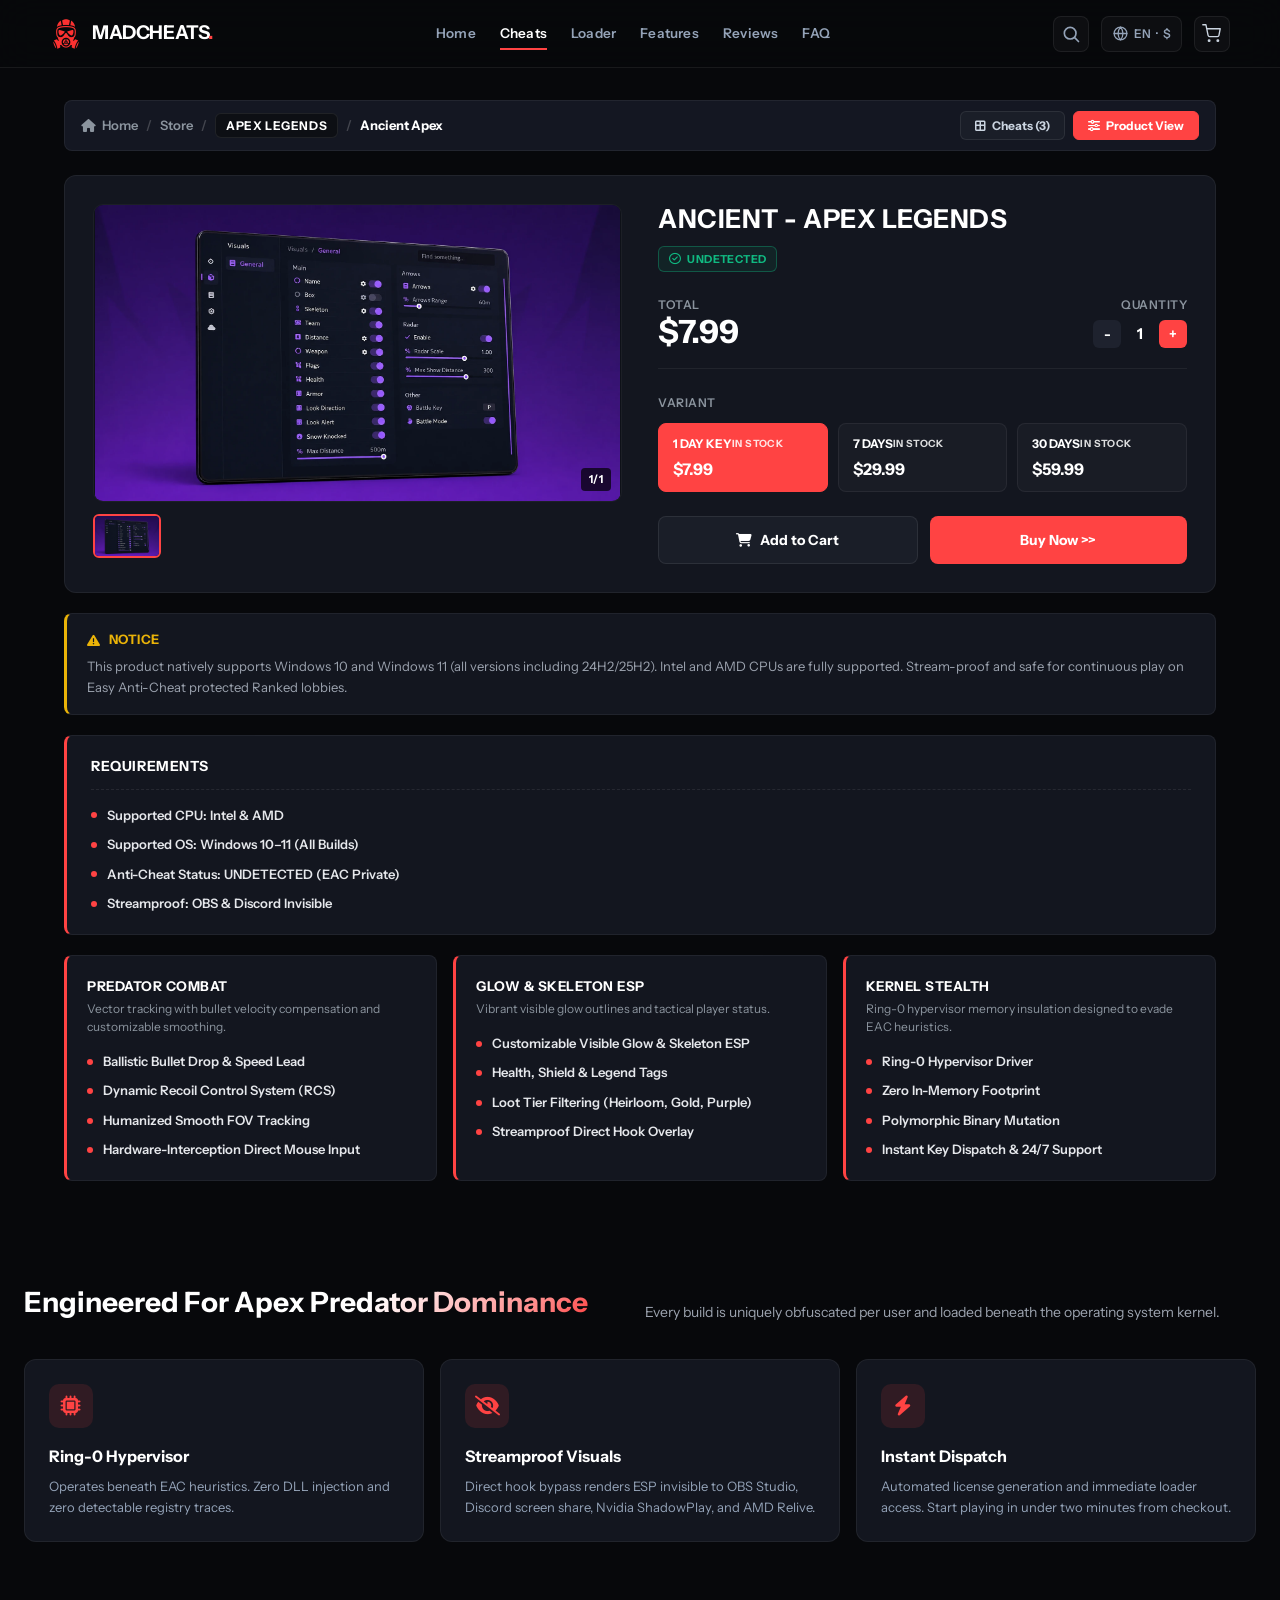
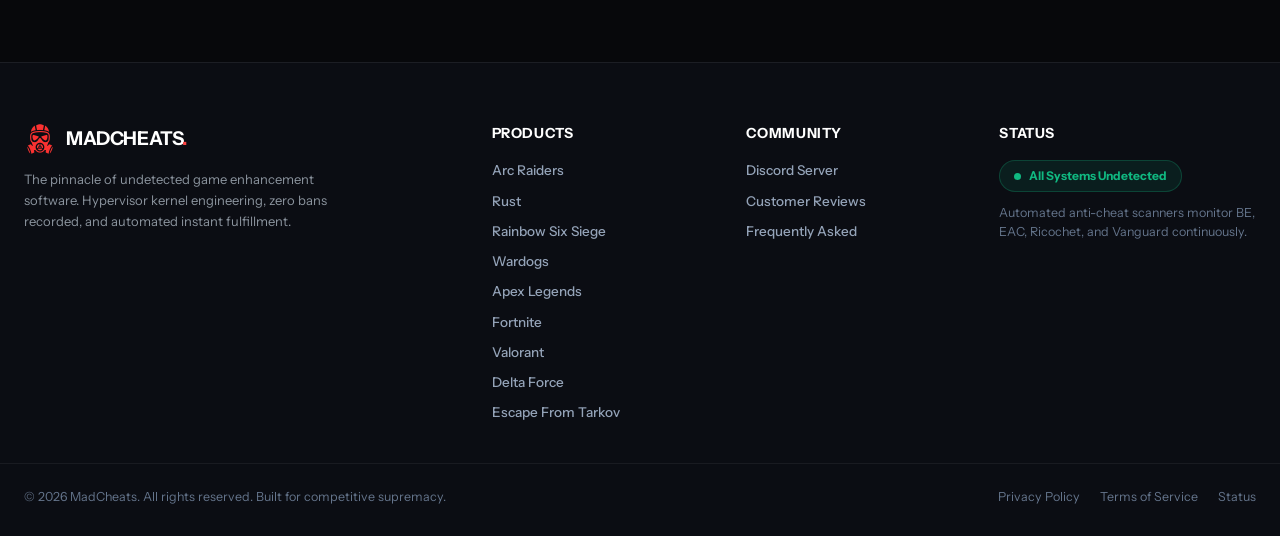
<file: apex.html>
<!DOCTYPE html>
<html lang="en">
<head>
  <meta charset="utf-8">
  <meta name="viewport" content="width=device-width, initial-scale=1">
  <title>Apex Legends Cheats — Undetected Aimbot &amp; Glow ESP | MadCheats</title>
  <meta name="description" content="Dominate Apex Legends with undetected private cheats. Easy Anti-Cheat bypass, silent aimbot, player skeleton ESP, loot tier radar, and recoil control. Instant key delivery.">
  <meta name="theme-color" content="#ff4343">
  <meta property="og:type" content="website">
  <meta property="og:site_name" content="MadCheats">
  <meta property="og:title" content="Apex Legends Cheats — Undetected Aimbot &amp; Glow ESP | MadCheats">
  <meta property="og:description" content="Dominate Apex Legends with undetected private cheats. Easy Anti-Cheat bypass, silent aimbot, player skeleton ESP, loot tier radar, and recoil control. Instant key delivery.">
  <meta property="og:image" content="assets/images/mascot.jpg">
  <meta property="og:image:alt" content="MadCheats Mascot">
  <meta name="twitter:card" content="summary_large_image">
  <meta name="twitter:title" content="Apex Legends Cheats — Undetected Aimbot &amp; Glow ESP | MadCheats">
  <meta name="twitter:description" content="Dominate Apex Legends with undetected private cheats. Easy Anti-Cheat bypass, silent aimbot, player skeleton ESP, loot tier radar, and recoil control. Instant key delivery.">
  <meta name="twitter:image" content="assets/images/mascot.jpg">
  <link rel="icon" type="image/png" href="assets/images/favicon.png">
  <link rel="shortcut icon" href="assets/images/favicon.ico">
  <link rel="apple-touch-icon" href="assets/images/logo.png">
  <link rel="stylesheet" href="https://cdnjs.cloudflare.com/ajax/libs/font-awesome/6.5.2/css/all.min.css">
  <link rel="stylesheet" href="css/style.css">
</head>
<body>

  <header class="site-header is-home" id="navbar">
    <div class="header-lead sf-rsz2">
      <a href="index.html" class="site-logo" aria-label="MadCheats home">
        <img src="assets/images/logo.png" alt="MadCheats" class="site-logo-icon">
        <span>MADCHEATS<span class="brand-dot">.</span></span>
      </a>
    </div>

    <nav class="nav-menu" aria-label="Main Navigation">
      <a href="index.html" class="nav-link">Home</a>
      <a href="index.html#popular-cheats" class="nav-link active">Cheats</a>
      <a href="index.html#loader" class="nav-link">Loader</a>
      <a href="index.html#bento-tech" class="nav-link">Features</a>
      <a href="index.html#reviews" class="nav-link">Reviews</a>
      <a href="index.html#faq" class="nav-link">FAQ</a>
    </nav>

    <div class="header-actions">
      <button class="header-search-btn" id="searchTriggerBtn" type="button" aria-label="Search software">
        <svg viewBox="0 0 24 24" width="20" height="20" fill="none" stroke="currentColor" stroke-width="2" stroke-linecap="round" stroke-linejoin="round" aria-hidden="true">
          <circle cx="11" cy="11" r="7"></circle><path d="m21 21-4.3-4.3"></path>
        </svg>
      </button>

      <button type="button" class="prefs-button" aria-label="Change language or currency">
        <svg viewBox="0 0 24 24" width="17" height="17" fill="none" stroke="currentColor" stroke-width="1.8" stroke-linecap="round" stroke-linejoin="round" aria-hidden="true">
          <circle cx="12" cy="12" r="9"></circle>
          <path d="M3 12h18"></path>
          <path d="M12 3a13.5 13.5 0 0 1 0 18a13.5 13.5 0 0 1 0-18"></path>
        </svg>
        <span class="prefs-lang">EN</span>
        <span class="prefs-dot" aria-hidden="true">&middot;</span>
        <span class="prefs-cur">$</span>
      </button>

      <a href="cart.html" class="cart-button" id="cartToggleBtn" aria-label="Shopping Cart">
        <svg viewBox="0 0 24 24" width="19" height="19" fill="none" stroke="currentColor" stroke-width="1.7" stroke-linecap="round" stroke-linejoin="round" aria-hidden="true">
          <circle cx="9" cy="21" r="1"></circle>
          <circle cx="20" cy="21" r="1"></circle>
          <path d="M1 1h4l2.68 13.39a2 2 0 0 0 2 1.61h9.72a2 2 0 0 0 2-1.61L23 6H6"></path>
        </svg>
        <span class="cart-badge">0</span>
      </a>
    </div>
  </header>

  <main>
    <div class="bc-page-container">
      <div class="bc-top-bar">
        <div class="bc-breadcrumbs">
          <a href="index.html" class="bc-crumb-link"><i class="fa-solid fa-house"></i> Home</a>
          <span class="bc-sep">/</span>
          <a href="index.html#popular-cheats" class="bc-crumb-link">Store</a>
          <span class="bc-sep">/</span>
          <button type="button" class="bc-crumb-btn" id="bcGameCrumb">APEX LEGENDS</button>
          <span class="bc-sep bc-crumb-cheat-sep" id="bcCrumbSep">/</span>
          <span class="bc-crumb-current" id="bcCrumbCheatTitle">Krush - Apex Legends</span>
        </div>
        <div class="bc-top-actions">
          <button type="button" class="bc-view-toggle-btn" id="bcViewGridBtn"><i class="fa-solid fa-border-all"></i> Cheats (3)</button>
          <button type="button" class="bc-view-toggle-btn active" id="bcViewProductBtn"><i class="fa-solid fa-sliders"></i> Product View</button>
        </div>
      </div>

      <div class="bc-grid-view hidden" id="bcGridView">
        <div class="bc-cards-grid">
          <div class="bc-cheat-card js-card-select" data-cheat="ancient">
            <div class="bc-card-img-wrap">
              <img src="assets/images/bearcheats/1103375.webp" onerror="this.onerror=null;this.src='https://bearcheats.net/storage/images/1103375.webp'" alt="Ancient - Apex Legends Private Menu" loading="lazy">
            </div>
            <div class="bc-card-title">Ancient - Apex</div>
            <div class="bc-card-meta">
              <div class="bc-from-badge">
                <span class="bc-from-label">FROM</span>
                <span class="bc-from-price">$7.99</span>
              </div>
              <div class="bc-undetected-badge">
                <i class="fa-regular fa-circle-check"></i> UNDETECTED
              </div>
            </div>
            <button type="button" class="bc-card-buy-btn js-buy-from-grid" data-cheat="ancient">
              <i class="fa-solid fa-bag-shopping"></i> Buy now
            </button>
          </div>

          <div class="bc-cheat-card js-card-select" data-cheat="unnamed_internal">
            <div class="bc-card-img-wrap">
              <img src="assets/images/bearcheats/1103383.webp" onerror="this.onerror=null;this.src='https://bearcheats.net/storage/images/1103383.webp'" alt="Unnamed - Apex Internal" loading="lazy">
            </div>
            <div class="bc-card-title">Unnamed - Apex Internal</div>
            <div class="bc-card-meta">
              <div class="bc-from-badge">
                <span class="bc-from-label">FROM</span>
                <span class="bc-from-price">$9.99</span>
              </div>
              <div class="bc-undetected-badge">
                <i class="fa-regular fa-circle-check"></i> UNDETECTED
              </div>
            </div>
            <button type="button" class="bc-card-buy-btn js-buy-from-grid" data-cheat="unnamed_internal">
              <i class="fa-solid fa-bag-shopping"></i> Buy now
            </button>
          </div>

          <div class="bc-cheat-card js-card-select" data-cheat="unnamed_external">
            <div class="bc-card-img-wrap">
              <img src="assets/images/bearcheats/1103383.webp" onerror="this.onerror=null;this.src='https://bearcheats.net/storage/images/1103383.webp'" alt="Unnamed - Apex External" loading="lazy">
            </div>
            <div class="bc-card-title">Unnamed - Apex External</div>
            <div class="bc-card-meta">
              <div class="bc-from-badge">
                <span class="bc-from-label">FROM</span>
                <span class="bc-from-price">$8.99</span>
              </div>
              <div class="bc-undetected-badge">
                <i class="fa-regular fa-circle-check"></i> UNDETECTED
              </div>
            </div>
            <button type="button" class="bc-card-buy-btn js-buy-from-grid" data-cheat="unnamed_external">
              <i class="fa-solid fa-bag-shopping"></i> Buy now
            </button>
          </div>
        </div>
      </div>

      <div class="bc-product-view" id="bcProductView">
        <div class="bc-product-card">
          <div class="bc-media-col">
            <div class="bc-preview-frame">
              <img id="bcPreviewImg" src="assets/images/bearcheats/1103383.webp" onerror="this.onerror=null;this.src='https://bearcheats.net/storage/images/1103383.webp'" alt="Apex Legends Cheat Preview" loading="lazy">
              <div class="bc-page-counter">1/1</div>
            </div>
            <div class="bc-thumbs-row">
              <div class="bc-thumb" id="bcThumbBox">
                <img id="bcThumbImg" src="assets/images/bearcheats/1103383.webp" onerror="this.onerror=null;this.src='https://bearcheats.net/storage/images/1103383.webp'" alt="Thumbnail">
              </div>
            </div>
          </div>

          <div class="bc-info-col">
            <h1 class="bc-title" id="bcProductTitle">KRUSH - APEX LEGENDS</h1>
            <div>
              <div class="bc-undetected-badge">
                <i class="fa-regular fa-circle-check"></i> UNDETECTED
              </div>
            </div>

            <div class="bc-row-total-qty">
              <div class="bc-total-group">
                <span class="bc-subhead">Total</span>
                <span class="bc-total-val" id="bcTotalAmount">$6.00</span>
              </div>
              <div class="bc-qty-group">
                <span class="bc-subhead">Quantity</span>
                <div class="bc-stepper">
                  <button type="button" class="bc-step-btn minus" id="bcQtyMinus">-</button>
                  <span class="bc-step-num" id="bcQtyVal">1</span>
                  <button type="button" class="bc-step-btn plus" id="bcQtyPlus">+</button>
                </div>
              </div>
            </div>

            <div class="bc-variant-group">
              <span class="bc-subhead">Variant</span>
              <div class="bc-variants-grid" id="bcVariantsGrid"></div>
            </div>

            <div class="bc-actions-row">
              <button type="button" class="bc-btn-cart" id="bcAddToCartBtn">
                <i class="fa-solid fa-cart-shopping"></i> Add to Cart
              </button>
              <button type="button" class="bc-btn-buy" id="bcBuyNowBtn">
                Buy Now &gt;&gt;
              </button>
            </div>
          </div>
        </div>

        <div class="bc-notice-box">
          <div class="bc-notice-hdr">
            <i class="fa-solid fa-triangle-exclamation"></i> NOTICE
          </div>
          <div class="bc-notice-text">
            This product natively supports Windows 10 and Windows 11 (all versions including 24H2/25H2). Intel and AMD CPUs are fully supported. Stream-proof and safe for continuous play on Easy Anti-Cheat protected Ranked lobbies.
          </div>
        </div>

        <div class="bc-reqs-box">
          <div class="bc-reqs-title">REQUIREMENTS</div>
          <ul class="bc-dot-list" id="bcReqsList">
            <li class="bc-dot-item"><span class="bc-dot-bullet"></span> Supported CPU: Intel &amp; AMD</li>
            <li class="bc-dot-item"><span class="bc-dot-bullet"></span> Supported OS: Windows 10–11 (All Builds)</li>
            <li class="bc-dot-item"><span class="bc-dot-bullet"></span> Anti-Cheat Status: UNDETECTED (EAC)</li>
          </ul>
        </div>

        <div class="bc-features-grid" id="bcFeaturesGrid"></div>
      </div>
    </div>

    <section class="section-wrap" style="padding: 20px 0 60px;">
      <div class="container">
        <div class="sec-header" style="text-align: center; margin-bottom: 36px;">
          <h2 class="sec-title" style="font-size: 28px; font-weight: 800; color: #fff;">
            Engineered For <span class="gradient-text">Apex Predator Dominance</span>
          </h2>
          <p class="sec-subtitle" style="font-size: 14px; color: #9ca3af; max-width: 580px; margin: 8px auto 0;">
            Every build is uniquely obfuscated per user and loaded beneath the operating system kernel.
          </p>
        </div>

        <div class="bento-grid" style="display: grid; grid-template-columns: repeat(3, 1fr); gap: 16px;">
          <div class="bento-card" style="background: #13161f; border: 1px solid rgba(255,255,255,0.06); border-radius: 12px; padding: 24px;">
            <div style="width: 44px; height: 44px; border-radius: 10px; background: rgba(255,67,67,0.12); color: #ff4343; display: flex; align-items: center; justify-content: center; font-size: 20px; margin-bottom: 16px;">
              <i class="fa-solid fa-microchip"></i>
            </div>
            <h3 style="font-size: 16px; font-weight: 800; color: #fff; margin-bottom: 8px;">Ring-0 Hypervisor</h3>
            <p style="font-size: 13px; color: #94a3b8; line-height: 1.6;">Operates beneath EAC heuristics. Zero DLL injection and zero detectable registry traces.</p>
          </div>

          <div class="bento-card" style="background: #13161f; border: 1px solid rgba(255,255,255,0.06); border-radius: 12px; padding: 24px;">
            <div style="width: 44px; height: 44px; border-radius: 10px; background: rgba(255,67,67,0.12); color: #ff4343; display: flex; align-items: center; justify-content: center; font-size: 20px; margin-bottom: 16px;">
              <i class="fa-solid fa-eye-slash"></i>
            </div>
            <h3 style="font-size: 16px; font-weight: 800; color: #fff; margin-bottom: 8px;">Streamproof Visuals</h3>
            <p style="font-size: 13px; color: #94a3b8; line-height: 1.6;">Direct hook bypass renders ESP invisible to OBS Studio, Discord screen share, Nvidia ShadowPlay, and AMD Relive.</p>
          </div>

          <div class="bento-card" style="background: #13161f; border: 1px solid rgba(255,255,255,0.06); border-radius: 12px; padding: 24px;">
            <div style="width: 44px; height: 44px; border-radius: 10px; background: rgba(255,67,67,0.12); color: #ff4343; display: flex; align-items: center; justify-content: center; font-size: 20px; margin-bottom: 16px;">
              <i class="fa-solid fa-bolt"></i>
            </div>
            <h3 style="font-size: 16px; font-weight: 800; color: #fff; margin-bottom: 8px;">Instant Dispatch</h3>
            <p style="font-size: 13px; color: #94a3b8; line-height: 1.6;">Automated license generation and immediate loader access. Start playing in under two minutes from checkout.</p>
          </div>
        </div>
      </div>
    </section>
  </main>

  <footer class="footer">
    <div class="footer-top">
      <div class="footer-col brand-col">
        <a href="index.html" class="site-logo">
          <img src="assets/images/logo.png" alt="MadCheats" class="site-logo-icon">
          <span>MADCHEATS<span class="brand-dot">.</span></span>
        </a>
        <p class="footer-desc">
          The pinnacle of undetected game enhancement software. Hypervisor kernel engineering, zero bans recorded, and automated instant fulfillment.
        </p>
      </div>

      <div class="footer-col">
        <div class="footer-title">Products</div>
        <ul class="footer-links">
          <li><a href="arc.html">Arc Raiders</a></li>
          <li><a href="rust.html">Rust</a></li>
          <li><a href="r6.html">Rainbow Six Siege</a></li>
          <li><a href="wardogs.html">Wardogs</a></li>
          <li><a href="apex.html">Apex Legends</a></li>
          <li><a href="fortnite.html">Fortnite</a></li>
          <li><a href="valorant.html">Valorant</a></li>
          <li><a href="delta_force.html">Delta Force</a></li>
          <li><a href="eft.html">Escape From Tarkov</a></li>
        </ul>
      </div>

      <div class="footer-col">
        <div class="footer-title">Community</div>
        <ul class="footer-links">
          <li><a href="https://discord.gg/madcheats" target="_blank" rel="noopener noreferrer">Discord Server</a></li>
          <li><a href="index.html#reviews">Customer Reviews</a></li>
          <li><a href="index.html#faq">Frequently Asked</a></li>
        </ul>
      </div>

      <div class="footer-col">
        <div class="footer-title">Status</div>
        <div class="footer-status-pill">
          <span class="dot"></span>
          <span>All Systems Undetected</span>
        </div>
        <p class="footer-subtext">Automated anti-cheat scanners monitor BE, EAC, Ricochet, and Vanguard continuously.</p>
      </div>
    </div>

    <div class="footer-bottom">
      <div class="footer-copy">&copy; 2026 MadCheats. All rights reserved. Built for competitive supremacy.</div>
      <div class="footer-legal">
        <a href="#">Privacy Policy</a>
        <a href="#">Terms of Service</a>
        <a href="#">Status</a>
      </div>
    </div>
  </footer>

  <script src="js/main.js"></script>
  <script>
    document.addEventListener('DOMContentLoaded', () => {
      const APEX_CHEATS = {
        ancient: {
          id: 'apex-ancient',
          key: 'ancient',
          productId: 886659,
          title: 'ANCIENT - APEX LEGENDS',
          shortTitle: 'Ancient Apex',
          image: 'assets/images/bearcheats/1103375.webp',
          variants: [
            { name: '1 Day Key', price: 7.99, variantId: 1728097, stock: 'In Stock' },
            { name: '7 Days', price: 29.99, variantId: 1728098, stock: 'In Stock' },
            { name: '30 Days', price: 59.99, variantId: 1728099, stock: 'In Stock' }
          ],
          requirements: [
            'Supported CPU: Intel & AMD',
            'Supported OS: Windows 10–11 (All Builds)',
            'Anti-Cheat Status: UNDETECTED (EAC Private)',
            'Streamproof: OBS & Discord Invisible'
          ],
          features: [
            {
              title: 'PREDATOR COMBAT',
              desc: 'Vector tracking with bullet velocity compensation and customizable smoothing.',
              bullets: [
                'Ballistic Bullet Drop & Speed Lead',
                'Dynamic Recoil Control System (RCS)',
                'Humanized Smooth FOV Tracking',
                'Hardware-Interception Direct Mouse Input'
              ]
            },
            {
              title: 'GLOW & SKELETON ESP',
              desc: 'Vibrant visible glow outlines and tactical player status.',
              bullets: [
                'Customizable Visible Glow & Skeleton ESP',
                'Health, Shield & Legend Tags',
                'Loot Tier Filtering (Heirloom, Gold, Purple)',
                'Streamproof Direct Hook Overlay'
              ]
            },
            {
              title: 'KERNEL STEALTH',
              desc: 'Ring-0 hypervisor memory insulation designed to evade EAC heuristics.',
              bullets: [
                'Ring-0 Hypervisor Driver',
                'Zero In-Memory Footprint',
                'Polymorphic Binary Mutation',
                'Instant Key Dispatch & 24/7 Support'
              ]
            }
          ]
        },
        unnamed_internal: {
          id: 'apex-unnamed-internal',
          key: 'unnamed_internal',
          productId: 887852,
          title: 'UNNAMED - APEX INTERNAL',
          shortTitle: 'Unnamed Internal',
          image: 'assets/images/bearcheats/1103383.webp',
          variants: [
            { name: '1 Day Key', price: 9.99, variantId: 1736149, stock: 'In Stock' },
            { name: '7 Days', price: 39.99, variantId: 1736150, stock: 'In Stock' },
            { name: '30 Days', price: 69.99, variantId: 1736151, stock: 'In Stock' }
          ],
          requirements: [
            'Supported CPU: Intel & AMD',
            'Supported OS: Windows 10–11 (All Builds)',
            'Anti-Cheat Status: UNDETECTED (EAC Bypass)',
            'Streamproof: OBS & Discord Invisible'
          ],
          features: [
            {
              title: 'INTERNAL MEMORY AIMBOT',
              desc: 'Ultra-low latency direct memory write aimbot with silent aim.',
              bullets: [
                'Silent Aim & Instant Hit Registration',
                'Target Priority Bone Selector',
                'Adjustable Smoothing & FOV Circle',
                'Recoil & Spread Compensation'
              ]
            },
            {
              title: 'CHAMS & CORNER ESP',
              desc: 'Direct DirectX internal hook for highest frame-rate glow and boxes.',
              bullets: [
                'Visible / Occluded Dynamic Chams',
                'Corner Boxes & Player Skeleton',
                'Distance & Health Armor Bars',
                'Item & Loot Weapon ESP'
              ]
            },
            {
              title: 'INTERNAL PROTECTION',
              desc: 'Kernel DKOM and thread hiding to run seamlessly beneath EAC scans.',
              bullets: [
                'Thread Context Spoofing',
                'Encrypted Kernel Virtual Allocations',
                'Clean Unload on Game Exit',
                'Instant Key Dispatch'
              ]
            }
          ]
        },
        unnamed_external: {
          id: 'apex-unnamed-external',
          key: 'unnamed_external',
          productId: 887853,
          title: 'UNNAMED - APEX EXTERNAL',
          shortTitle: 'Unnamed External',
          image: 'assets/images/bearcheats/1103383.webp',
          variants: [
            { name: '1 Day Key', price: 8.99, variantId: 1736152, stock: 'In Stock' },
            { name: '7 Days', price: 34.99, variantId: 1736153, stock: 'In Stock' },
            { name: '30 Days', price: 64.99, variantId: 1736154, stock: 'In Stock' }
          ],
          requirements: [
            'Supported CPU: Intel & AMD',
            'Supported OS: Windows 10–11 (All Builds)',
            'Anti-Cheat Status: UNDETECTED (Read-Only DMA/Kernel)',
            'Streamproof: OBS & Discord Invisible'
          ],
          features: [
            {
              title: 'EXTERNAL READ-ONLY COMBAT',
              desc: 'Zero game memory write operations. Maximum safety with smooth mouse emulation.',
              bullets: [
                'Read-Only Memory Architecture',
                'Synthesized Mouse Event Tracking',
                'Custom Smoothing Curves',
                'Auto Fire & Triggerbot'
              ]
            },
            {
              title: 'OVERLAY VISUALS',
              desc: 'Hardware accelerated overlay with crisp player boxes and glow.',
              bullets: [
                '2D Box & Skeleton ESP',
                'Player Distance & Name Tags',
                'Death Box & Loot Filter',
                'Clean 144Hz+ Rendering'
              ]
            },
            {
              title: 'EXTERNAL STEALTH',
              desc: 'Complete separation between software and game process.',
              bullets: [
                'No In-Process DLL Injected',
                'Safe for Main Accounts',
                'HWID Locked Session Security',
                '24/7 Discord Support'
              ]
            }
          ]
        }
      };

      let currentCheat = APEX_CHEATS.ancient;
      let selectedVariant = currentCheat.variants[0];
      let currentQty = 1;

      const gridView = document.getElementById('bcGridView');
      const productView = document.getElementById('bcProductView');
      const viewGridBtn = document.getElementById('bcViewGridBtn');
      const viewProductBtn = document.getElementById('bcViewProductBtn');
      const gameCrumb = document.getElementById('bcGameCrumb');
      const crumbCheatTitle = document.getElementById('bcCrumbCheatTitle');
      const crumbSep = document.getElementById('bcCrumbSep');

      const previewImg = document.getElementById('bcPreviewImg');
      const thumbImg = document.getElementById('bcThumbImg');
      const productTitle = document.getElementById('bcProductTitle');
      const totalAmount = document.getElementById('bcTotalAmount');
      const qtyVal = document.getElementById('bcQtyVal');
      const qtyMinus = document.getElementById('bcQtyMinus');
      const qtyPlus = document.getElementById('bcQtyPlus');
      const variantsGrid = document.getElementById('bcVariantsGrid');
      const reqsList = document.getElementById('bcReqsList');
      const featuresGrid = document.getElementById('bcFeaturesGrid');
      const addToCartBtn = document.getElementById('bcAddToCartBtn');
      const buyNowBtn = document.getElementById('bcBuyNowBtn');
      const mascotBtn = document.getElementById('mascotCtaBtn');

      function renderProduct(cheatKey) {
        currentCheat = APEX_CHEATS[cheatKey] || APEX_CHEATS.ancient;
        selectedVariant = currentCheat.variants[0];
        currentQty = 1;

        previewImg.src = currentCheat.image;
        previewImg.alt = currentCheat.title;
        thumbImg.src = currentCheat.image;
        thumbImg.alt = currentCheat.title;
        productTitle.textContent = currentCheat.title;
        crumbCheatTitle.textContent = currentCheat.shortTitle;
        crumbCheatTitle.style.display = 'inline';
        crumbSep.style.display = 'inline';

        qtyVal.textContent = currentQty;
        updateTotal();

        variantsGrid.innerHTML = '';
        currentCheat.variants.forEach((v, idx) => {
          const btn = document.createElement('button');
          btn.type = 'button';
          btn.className = `bc-variant-btn ${idx === 0 ? 'active' : 'inactive'}`;
          btn.innerHTML = `
            <div class="bc-v-line">
              <span class="bc-v-title">${v.name}</span>
              <span class="bc-v-stock">${v.stock}</span>
            </div>
            <div class="bc-v-price">$${v.price.toFixed(2)}</div>
          `;
          btn.addEventListener('click', () => {
            variantsGrid.querySelectorAll('.bc-variant-btn').forEach(b => {
              b.className = 'bc-variant-btn inactive';
            });
            btn.className = 'bc-variant-btn active';
            selectedVariant = v;
            updateTotal();
          });
          variantsGrid.appendChild(btn);
        });

        reqsList.innerHTML = '';
        currentCheat.requirements.forEach(req => {
          const li = document.createElement('li');
          li.className = 'bc-dot-item';
          li.innerHTML = `<span class="bc-dot-bullet"></span> ${req}`;
          reqsList.appendChild(li);
        });

        featuresGrid.innerHTML = '';
        currentCheat.features.forEach(f => {
          const col = document.createElement('div');
          col.className = 'bc-feat-card';
          const bulletsHtml = f.bullets.map(b => `<li class="bc-dot-item"><span class="bc-dot-bullet"></span> ${b}</li>`).join('');
          col.innerHTML = `
            <div class="col-title">${f.title}</div>
            <div class="col-desc">${f.desc}</div>
            <ul class="bc-dot-list">${bulletsHtml}</ul>
          `;
          featuresGrid.appendChild(col);
        });

        gridView.classList.add('hidden');
        productView.classList.remove('hidden');
        viewProductBtn.classList.add('active');
        viewGridBtn.classList.remove('active');
        gameCrumb.classList.remove('active');
      }

      function showGrid() {
        productView.classList.add('hidden');
        gridView.classList.remove('hidden');
        viewGridBtn.classList.add('active');
        viewProductBtn.classList.remove('active');
        gameCrumb.classList.add('active');
        crumbCheatTitle.style.display = 'none';
        crumbSep.style.display = 'none';
        window.location.hash = 'all';
      }

      function updateTotal() {
        const total = (selectedVariant.price * currentQty).toFixed(2);
        totalAmount.textContent = `$${total}`;
      }

      qtyMinus.addEventListener('click', () => {
        if (currentQty > 1) {
          currentQty--;
          qtyVal.textContent = currentQty;
          updateTotal();
        }
      });

      qtyPlus.addEventListener('click', () => {
        if (currentQty < 20) {
          currentQty++;
          qtyVal.textContent = currentQty;
          updateTotal();
        }
      });

      viewGridBtn.addEventListener('click', showGrid);
      gameCrumb.addEventListener('click', showGrid);
      if (mascotBtn) mascotBtn.addEventListener('click', (e) => {
        e.preventDefault();
        showGrid();
        window.scrollTo({ top: 120, behavior: 'smooth' });
      });
      viewProductBtn.addEventListener('click', () => {
        renderProduct(currentCheat.key);
      });

      document.querySelectorAll('.js-card-select').forEach(card => {
        card.addEventListener('click', (e) => {
          if (e.target.closest('.bc-card-buy-btn')) return;
          const cheat = card.getAttribute('data-cheat');
          renderProduct(cheat);
          window.location.hash = cheat;
          window.scrollTo({ top: 120, behavior: 'smooth' });
        });
      });

      document.querySelectorAll('.js-buy-from-grid').forEach(btn => {
        btn.addEventListener('click', (e) => {
          e.stopPropagation();
          const cheat = btn.getAttribute('data-cheat');
          renderProduct(cheat);
          window.location.hash = cheat;
          window.scrollTo({ top: 120, behavior: 'smooth' });
        });
      });

      function addCurrentToCart(redirectToCart = true) {
        if (!window.MadCheatsCart) return;
        for (let i = 0; i < currentQty; i++) {
          window.MadCheatsCart.addToCart({
            id: `${currentCheat.productId}-${selectedVariant.variantId}`,
            productId: currentCheat.productId,
            variantId: selectedVariant.variantId,
            gameKey: 'apex',
            gameTitle: 'Apex Legends',
            cheatName: currentCheat.shortTitle,
            edition: 'Undetected Ring-0',
            durationKey: selectedVariant.name,
            durationName: selectedVariant.name,
            price: selectedVariant.price,
            image: currentCheat.image
          });
        }
        if (redirectToCart) {
          window.location.href = 'cart.html';
        }
      }

      addToCartBtn.addEventListener('click', () => {
        addCurrentToCart(true);
      });

      buyNowBtn.addEventListener('click', () => {
        addCurrentToCart(false);
        if (window.MadCheatsCart && typeof window.MadCheatsCart.checkout === 'function') {
          window.MadCheatsCart.checkout(buyNowBtn);
        } else {
          window.location.href = 'cart.html?checkout=true';
        }
      });

      const hash = window.location.hash.replace('#', '').toLowerCase();
      if (hash === 'all' || hash === 'category') {
        showGrid();
      } else if (hash === 'unnamed_internal' || hash === 'unnamed-internal') {
        renderProduct('unnamed_internal');
      } else if (hash === 'unnamed_external' || hash === 'unnamed-external') {
        renderProduct('unnamed_external');
      } else {
        renderProduct('ancient');
      }
    });
  </script>
</body>
</html>
</file>
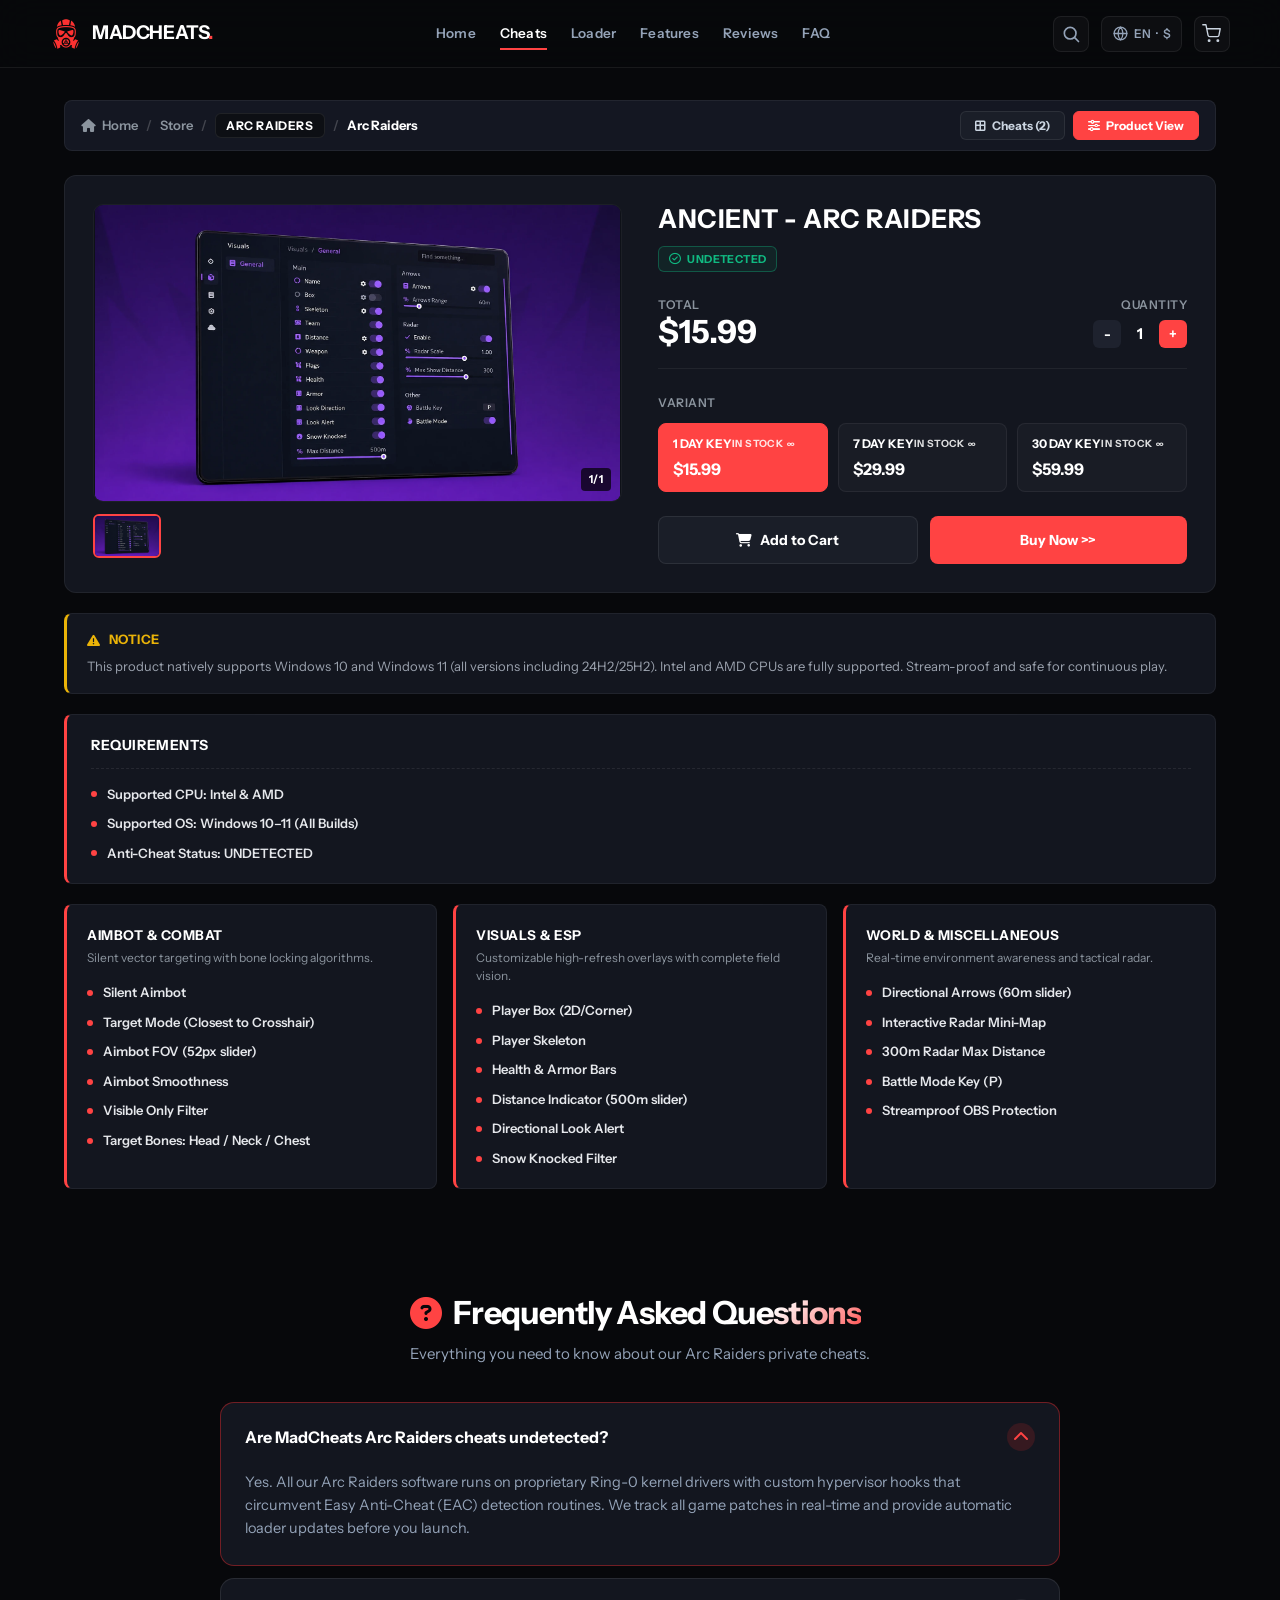
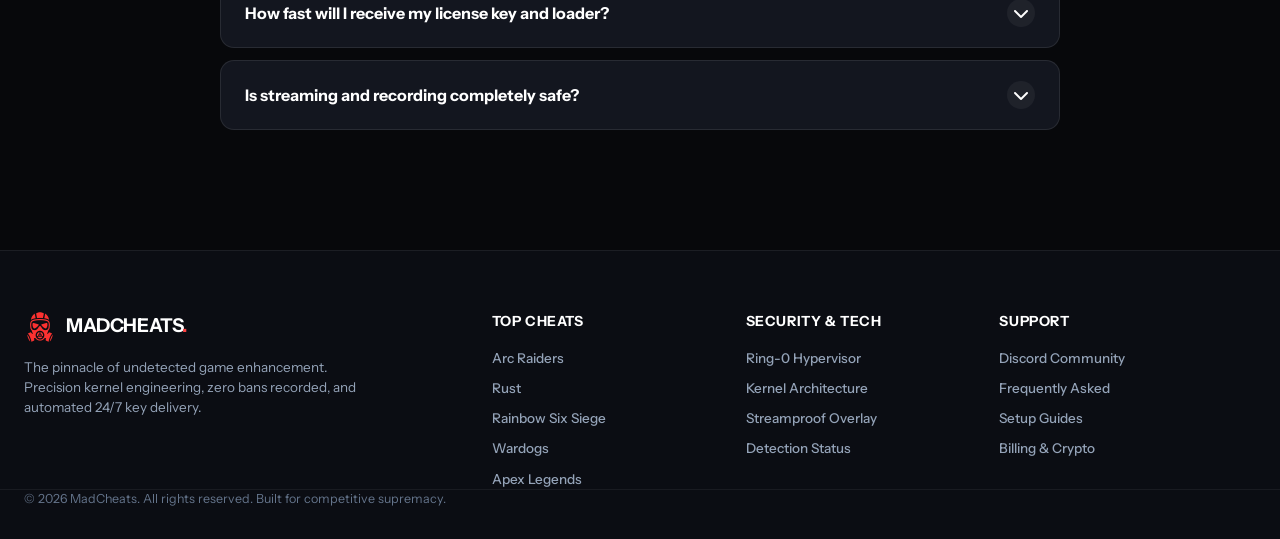
<file: arc.html>
<!DOCTYPE html>
<html lang="en">
<head>
  <meta charset="utf-8">
  <meta name="viewport" content="width=device-width, initial-scale=1">
  <title>Arc Raiders Cheats — Undetected Aimbot &amp; ESP | MadCheats</title>
  <meta name="description" content="Dominate Arc Raiders with undetected private cheats. Ring-0 kernel driver protection, humanized vector aimbot, skeleton ESP, and streamproof overlay. Instant automated delivery.">
  <meta name="theme-color" content="#ff4343">
  <meta property="og:type" content="website">
  <meta property="og:site_name" content="MadCheats">
  <meta property="og:title" content="Arc Raiders Cheats — Undetected Aimbot &amp; ESP | MadCheats">
  <meta property="og:description" content="Dominate Arc Raiders with undetected private cheats. Ring-0 kernel driver protection, humanized vector aimbot, skeleton ESP, and streamproof overlay. Instant automated delivery.">
  <meta property="og:image" content="assets/images/mascot.jpg">
  <meta property="og:image:alt" content="MadCheats Mascot">
  <meta name="twitter:card" content="summary_large_image">
  <meta name="twitter:title" content="Arc Raiders Cheats — Undetected Aimbot &amp; ESP | MadCheats">
  <meta name="twitter:description" content="Dominate Arc Raiders with undetected private cheats. Ring-0 kernel driver protection, humanized vector aimbot, skeleton ESP, and streamproof overlay. Instant automated delivery.">
  <meta name="twitter:image" content="assets/images/mascot.jpg">
  <link rel="icon" type="image/png" href="assets/images/favicon.png">
  <link rel="shortcut icon" href="assets/images/favicon.ico">
  <link rel="apple-touch-icon" href="assets/images/logo.png">
  <link rel="stylesheet" href="https://cdnjs.cloudflare.com/ajax/libs/font-awesome/6.5.2/css/all.min.css">
  <link rel="stylesheet" href="css/style.css">
</head>
<body>

  <header class="site-header is-home" id="navbar">
    <div class="header-lead sf-rsz2">
      <a href="index.html" class="site-logo" aria-label="MadCheats home">
        <img src="assets/images/logo.png" alt="MadCheats" class="site-logo-icon">
        <span>MADCHEATS<span class="brand-dot">.</span></span>
      </a>
    </div>

    <nav class="nav-menu" aria-label="Main Navigation">
      <a href="index.html" class="nav-link">Home</a>
      <a href="index.html#popular-cheats" class="nav-link active">Cheats</a>
      <a href="index.html#loader" class="nav-link">Loader</a>
      <a href="index.html#bento-tech" class="nav-link">Features</a>
      <a href="index.html#reviews" class="nav-link">Reviews</a>
      <a href="index.html#faq" class="nav-link">FAQ</a>
    </nav>

    <div class="header-actions">
      <button class="header-search-btn" id="searchTriggerBtn" type="button" aria-label="Search software">
        <svg viewBox="0 0 24 24" width="20" height="20" fill="none" stroke="currentColor" stroke-width="2" stroke-linecap="round" stroke-linejoin="round" aria-hidden="true">
          <circle cx="11" cy="11" r="7"></circle><path d="m21 21-4.3-4.3"></path>
        </svg>
      </button>

      <button type="button" class="prefs-button" aria-label="Change language or currency">
        <svg viewBox="0 0 24 24" width="17" height="17" fill="none" stroke="currentColor" stroke-width="1.8" stroke-linecap="round" stroke-linejoin="round" aria-hidden="true">
          <circle cx="12" cy="12" r="9"></circle>
          <path d="M3 12h18"></path>
          <path d="M12 3a13.5 13.5 0 0 1 0 18a13.5 13.5 0 0 1 0-18"></path>
        </svg>
        <span class="prefs-lang">EN</span>
        <span class="prefs-dot" aria-hidden="true">&middot;</span>
        <span class="prefs-cur">$</span>
      </button>

      <a href="cart.html" class="cart-button" id="cartToggleBtn" aria-label="Shopping Cart">
        <svg viewBox="0 0 24 24" width="19" height="19" fill="none" stroke="currentColor" stroke-width="1.7" stroke-linecap="round" stroke-linejoin="round" aria-hidden="true">
          <circle cx="9" cy="21" r="1"></circle>
          <circle cx="20" cy="21" r="1"></circle>
          <path d="M1 1h4l2.68 13.39a2 2 0 0 0 2 1.61h9.72a2 2 0 0 0 2-1.61L23 6H6"></path>
        </svg>
        <span class="cart-badge">0</span>
      </a>
    </div>
  </header>

  <main>
    <div class="bc-page-container">
      <div class="bc-top-bar">
        <div class="bc-breadcrumbs">
          <a href="index.html" class="bc-crumb-link"><i class="fa-solid fa-house"></i> Home</a>
          <span class="bc-sep">/</span>
          <a href="index.html#popular-cheats" class="bc-crumb-link">Store</a>
          <span class="bc-sep">/</span>
          <button type="button" class="bc-crumb-btn" id="bcGameCrumb">ARC RAIDERS</button>
          <span class="bc-sep bc-crumb-cheat-sep" id="bcCrumbSep">/</span>
          <span class="bc-crumb-current" id="bcCrumbCheatTitle">Krush - Arc Raiders</span>
        </div>
        <div class="bc-top-actions">
          <button type="button" class="bc-view-toggle-btn" id="bcViewGridBtn"><i class="fa-solid fa-border-all"></i> Cheats (2)</button>
          <button type="button" class="bc-view-toggle-btn active" id="bcViewProductBtn"><i class="fa-solid fa-sliders"></i> Product View</button>
        </div>
      </div>

      <div class="bc-grid-view hidden" id="bcGridView">
        <div class="bc-cards-grid">
          <div class="bc-cheat-card js-card-select" data-cheat="ancient">
            <div class="bc-card-img-wrap">
              <img src="assets/images/bearcheats/1103375.webp" onerror="this.onerror=null;this.src='https://bearcheats.net/storage/images/1103375.webp'" alt="Arc Raiders Cheat Menu" loading="lazy">
            </div>
            <div class="bc-card-title">Arc Raiders</div>
            <div class="bc-card-meta">
              <div class="bc-from-badge">
                <span class="bc-from-label">FROM</span>
                <span class="bc-from-price">$15.99</span>
              </div>
              <div class="bc-undetected-badge">
                <i class="fa-regular fa-circle-check"></i> UNDETECTED
              </div>
            </div>
            <button type="button" class="bc-card-buy-btn js-buy-from-grid" data-cheat="ancient">
              <i class="fa-solid fa-bag-shopping"></i> Buy now
            </button>
          </div>

          <div class="bc-cheat-card js-card-select" data-cheat="krush">
            <div class="bc-card-img-wrap">
              <img src="assets/images/bearcheats/1103383.webp" onerror="this.onerror=null;this.src='https://bearcheats.net/storage/images/1103383.webp'" alt="Krush - Arc Raiders Cheat Menu" loading="lazy">
            </div>
            <div class="bc-card-title">Krush - Arc Raiders</div>
            <div class="bc-card-meta">
              <div class="bc-from-badge">
                <span class="bc-from-label">FROM</span>
                <span class="bc-from-price">$7.99</span>
              </div>
              <div class="bc-undetected-badge">
                <i class="fa-regular fa-circle-check"></i> UNDETECTED
              </div>
            </div>
            <button type="button" class="bc-card-buy-btn js-buy-from-grid" data-cheat="krush">
              <i class="fa-solid fa-bag-shopping"></i> Buy now
            </button>
          </div>
        </div>
      </div>

      <div class="bc-product-view" id="bcProductView">
        <div class="bc-product-card">
          <div class="bc-media-col">
            <div class="bc-preview-frame">
              <img id="bcPreviewImg" src="assets/images/bearcheats/1103383.webp" onerror="this.onerror=null;this.src='https://bearcheats.net/storage/images/1103383.webp'" alt="Cheat Preview" loading="lazy">
              <div class="bc-page-counter">1/1</div>
            </div>
            <div class="bc-thumbs-row">
              <div class="bc-thumb" id="bcThumbBox">
                <img id="bcThumbImg" src="assets/images/bearcheats/1103383.webp" onerror="this.onerror=null;this.src='https://bearcheats.net/storage/images/1103383.webp'" alt="Thumbnail">
              </div>
            </div>
          </div>

          <div class="bc-info-col">
            <h1 class="bc-title" id="bcProductTitle">KRUSH - ARC RAIDERS</h1>
            <div>
              <div class="bc-undetected-badge">
                <i class="fa-regular fa-circle-check"></i> UNDETECTED
              </div>
            </div>

            <div class="bc-row-total-qty">
              <div class="bc-total-group">
                <span class="bc-subhead">Total</span>
                <span class="bc-total-val" id="bcTotalAmount">$7.99</span>
              </div>
              <div class="bc-qty-group">
                <span class="bc-subhead">Quantity</span>
                <div class="bc-stepper">
                  <button type="button" class="bc-step-btn minus" id="bcQtyMinus">-</button>
                  <span class="bc-step-num" id="bcQtyVal">1</span>
                  <button type="button" class="bc-step-btn plus" id="bcQtyPlus">+</button>
                </div>
              </div>
            </div>

            <div class="bc-variant-group">
              <span class="bc-subhead">Variant</span>
              <div class="bc-variants-grid" id="bcVariantsGrid"></div>
            </div>

            <div class="bc-actions-row">
              <button type="button" class="bc-btn-cart" id="bcAddToCartBtn">
                <i class="fa-solid fa-cart-shopping"></i> Add to Cart
              </button>
              <button type="button" class="bc-btn-buy" id="bcBuyNowBtn">
                Buy Now &gt;&gt;
              </button>
            </div>
          </div>
        </div>

        <div class="bc-notice-box">
          <div class="bc-notice-hdr">
            <i class="fa-solid fa-triangle-exclamation"></i> NOTICE
          </div>
          <div class="bc-notice-text">
            This product natively supports Windows 10 and Windows 11 (all versions including 24H2/25H2). Intel and AMD CPUs are fully supported. Stream-proof and safe for continuous play.
          </div>
        </div>

        <div class="bc-reqs-box">
          <div class="bc-reqs-title">REQUIREMENTS</div>
          <ul class="bc-dot-list" id="bcReqsList">
            <li class="bc-dot-item"><span class="bc-dot-bullet"></span> Supported CPU: Intel &amp; AMD</li>
            <li class="bc-dot-item"><span class="bc-dot-bullet"></span> Supported OS: Windows 10–11 (All Builds)</li>
            <li class="bc-dot-item"><span class="bc-dot-bullet"></span> Anti-Cheat Status: UNDETECTED</li>
          </ul>
        </div>

        <div class="bc-features-grid" id="bcFeaturesGrid"></div>
      </div>
    </div>

    <section class="section-wrap" style="padding: 20px 0 60px;">
      <div class="container">
        <div class="sec-header" style="text-align: center; margin-bottom: 36px;">
          <div class="sec-title-wrap" style="margin: 0 auto;">
            <h2>
              <i class="fa-solid fa-circle-question" style="color: var(--red-main);"></i>
              <span>Frequently Asked <span class="gradient-text">Questions</span></span>
            </h2>
            <p>Everything you need to know about our Arc Raiders private cheats.</p>
          </div>
        </div>

        <div class="faq-list">
          <div class="faq-item open">
            <button class="faq-btn" type="button">
              <span>Are MadCheats Arc Raiders cheats undetected?</span>
              <div class="faq-chevron"><i class="fa-solid fa-chevron-down"></i></div>
            </button>
            <div class="faq-body">
              Yes. All our Arc Raiders software runs on proprietary Ring-0 kernel drivers with custom hypervisor hooks that circumvent Easy Anti-Cheat (EAC) detection routines. We track all game patches in real-time and provide automatic loader updates before you launch.
            </div>
          </div>

          <div class="faq-item">
            <button class="faq-btn" type="button">
              <span>How fast will I receive my license key and loader?</span>
              <div class="faq-chevron"><i class="fa-solid fa-chevron-down"></i></div>
            </button>
            <div class="faq-body">
              Delivery is 100% automated and instant. As soon as your order completes, your license key, download link, and setup guide appear immediately on your screen and are also sent to your dashboard.
            </div>
          </div>

          <div class="faq-item">
            <button class="faq-btn" type="button">
              <span>Is streaming and recording completely safe?</span>
              <div class="faq-chevron"><i class="fa-solid fa-chevron-down"></i></div>
            </button>
            <div class="faq-body">
              Yes. Our DirectX overlay bypass hooks directly into monitor hardware composition. When you capture your game via OBS Studio, Discord, or GeForce Experience, the visuals and menu remain completely invisible to your stream and recordings.
            </div>
          </div>
        </div>
      </div>
    </section>
  </main>

  <footer class="footer">
    <div class="container footer-grid">
      <div class="footer-brand-meta">
        <a href="index.html" class="site-logo" style="text-decoration:none;">
          <img src="assets/images/logo.png" alt="MadCheats" class="site-logo-icon">
          <span>MADCHEATS<span class="brand-dot">.</span></span>
        </a>
        <p class="footer-tagline">
          The pinnacle of undetected game enhancement. Precision kernel engineering, zero bans recorded, and automated 24/7 key delivery.
        </p>
      </div>

      <div class="footer-col">
        <div class="footer-title">Top Cheats</div>
        <ul class="footer-links">
          <li><a href="arc.html">Arc Raiders</a></li>
          <li><a href="rust.html">Rust</a></li>
          <li><a href="r6.html">Rainbow Six Siege</a></li>
          <li><a href="wardogs.html">Wardogs</a></li>
          <li><a href="apex.html">Apex Legends</a></li>
        </ul>
      </div>

      <div class="footer-col">
        <div class="footer-title">Security &amp; Tech</div>
        <ul class="footer-links">
          <li><a href="index.html#bento-tech">Ring-0 Hypervisor</a></li>
          <li><a href="index.html#bento-tech">Kernel Architecture</a></li>
          <li><a href="index.html#bento-tech">Streamproof Overlay</a></li>
          <li><a href="index.html#status">Detection Status</a></li>
        </ul>
      </div>

      <div class="footer-col">
        <div class="footer-title">Support</div>
        <ul class="footer-links">
          <li><a href="https://discord.gg" target="_blank" rel="noopener">Discord Community</a></li>
          <li><a href="index.html#faq">Frequently Asked</a></li>
          <li><a href="#">Setup Guides</a></li>
          <li><a href="#">Billing &amp; Crypto</a></li>
        </ul>
      </div>
    </div>

    <div class="container footer-bottom">
      <div class="copyright">&copy; 2026 MadCheats. All rights reserved. Built for competitive supremacy.</div>
    </div>
  </footer>

  <div class="search-modal-wrap" id="searchModal">
    <div class="search-box-card">
      <div class="search-top-input">
        <i class="fa-solid fa-magnifying-glass" style="color: var(--red-main);"></i>
        <input type="search" placeholder="Search for games or features (e.g. Arc, Rust, Spoofer)..." id="globalSearchInput">
        <span class="kbd-badge">ESC</span>
      </div>
      <div class="search-results-list" id="searchResultsList">
        <a href="arc.html" class="search-result-row">
          <div class="sr-left">
            <img src="assets/images/games/arc_raiders.png" alt="Arc Raiders" class="sr-thumb">
            <div>
              <div class="sr-title">Arc Raiders Cheats</div>
              <div style="font-size: 11.5px; color: #10b981;">Undetected &bull; Ring-0</div>
            </div>
          </div>
          <span class="sr-price">From $5.99</span>
        </a>
        <a href="rust.html" class="search-result-row">
          <div class="sr-left">
            <img src="assets/images/games/rust.png" alt="Rust" class="sr-thumb">
            <div>
              <div class="sr-title">Rust Cheats</div>
              <div style="font-size: 11.5px; color: #10b981;">Undetected &bull; Ring-0</div>
            </div>
          </div>
          <span class="sr-price">From $9.99</span>
        </a>
        <a href="r6.html" class="search-result-row">
          <div class="sr-left">
            <img src="assets/images/games/r6.png" alt="R6" class="sr-thumb">
            <div>
              <div class="sr-title">Rainbow Six Siege Cheats</div>
              <div style="font-size: 11.5px; color: #10b981;">Undetected &bull; Ring-0</div>
            </div>
          </div>
          <span class="sr-price">From $4.99</span>
        </a>
        <a href="wardogs.html" class="search-result-row">
          <div class="sr-left">
            <img src="assets/images/games/wardogs.png" alt="Wardogs" class="sr-thumb">
            <div>
              <div class="sr-title">Wardogs Cheats</div>
              <div style="font-size: 11.5px; color: #10b981;">Undetected &bull; Ring-0</div>
            </div>
          </div>
          <span class="sr-price">From $6.99</span>
        </a>
      </div>
    </div>
  </div>

  <div class="cart-drawer" id="cartDrawer" aria-hidden="true">
    <div class="cart-drawer-backdrop" id="closeCartBackdrop"></div>
    <div class="cart-drawer-panel" role="dialog" aria-label="Shopping Cart">
      <div class="cart-drawer-header">
        <div class="cart-header-title-wrap">
          <i class="fa-solid fa-cart-shopping" style="color: var(--red-main);"></i>
          <h3>Your Cart</h3>
          <span class="cart-header-count" id="cartItemsCountText">0 items</span>
        </div>
        <button type="button" class="cart-close-btn" id="closeCartDrawerBtn" aria-label="Close cart">
          <i class="fa-solid fa-xmark"></i>
        </button>
      </div>

      <div class="cart-drawer-body">
        <div class="cart-empty-state" id="cartEmptyState" style="display: none;">
          <div class="cart-empty-icon"><i class="fa-solid fa-basket-shopping"></i></div>
          <h4>Your cart is empty</h4>
          <p>Explore our undetected software suites and add your weapons of choice.</p>
          <a href="index.html#popular-cheats" class="dshero-btn" style="font-size: 13px; padding: 10px 20px;">Browse Cheats</a>
        </div>

        <div class="cart-items-list" id="cartItemsList"></div>
      </div>

      <div class="cart-drawer-footer" id="cartDrawerFooter">
        <div class="cart-promo-row">
          <div class="cart-promo-box">
            <i class="fa-solid fa-tag" style="color: var(--text-dim); font-size: 12px;"></i>
            <input type="text" placeholder="Promo code (try MAD10)" id="cartPromoInput" class="cart-promo-input">
            <button type="button" class="cart-promo-apply-btn" id="cartApplyPromoBtn">Apply</button>
          </div>
          <div class="cart-promo-msg" id="cartPromoMsg"></div>
        </div>

        <div class="cart-summary-breakdown">
          <div class="cart-summary-line">
            <span>Subtotal</span>
            <span id="cartSubtotalVal">$0.00</span>
          </div>
          <div class="cart-summary-line" id="cartDiscountRow" style="display: none; color: #10b981;">
            <span>Discount (10%)</span>
            <span id="cartDiscountVal">-$0.00</span>
          </div>
          <div class="cart-summary-line cart-total-line">
            <span>Total Due</span>
            <span class="cart-total-amount" id="cartTotalVal">$0.00</span>
          </div>
        </div>

        <button type="button" class="cart-checkout-btn" id="cartCheckoutBtn">
          <i class="fa-solid fa-lock"></i>
          <span>Instant Checkout</span>
          <i class="fa-solid fa-arrow-right"></i>
        </button>

        <div class="cart-trust-footer">
          <span><i class="fa-solid fa-shield-halved" style="color: #10b981;"></i> 256-Bit SSL</span>
          <span><i class="fa-solid fa-bolt" style="color: var(--red-main);"></i> Instant Key Delivery</span>
        </div>
      </div>
    </div>
  </div>

  <div class="checkout-success-modal" id="checkoutSuccessModal" aria-hidden="true">
    <div class="checkout-success-card">
      <div class="success-icon-wrap">
        <i class="fa-solid fa-check"></i>
      </div>
      <h3>Order Completed!</h3>
      <p>Your license key has been generated and validated on our Ring-0 hypervisor auth servers.</p>
      
      <div class="key-display-box" id="successKeyDisplay">
        MAD-ARC-8F92-X109-ALPHA
      </div>

      <div style="font-size: 12px; color: var(--text-dim); line-height: 1.5; margin-bottom: 20px;">
        A copy of your loader download link and activation instructions has been prepared. Keep this key secure.
      </div>

      <div style="display: flex; gap: 12px; justify-content: center;">
        <button type="button" class="dshero-btn" id="copyKeyBtn" style="font-size: 13.5px; padding: 10px 22px;">
          <i class="fa-regular fa-copy"></i>
          <span>Copy License Key</span>
        </button>
        <button type="button" class="dshero-btn-ghost" id="closeSuccessModalBtn" style="font-size: 13.5px; padding: 10px 20px;">
          Close
        </button>
      </div>
    </div>
  </div>

  <script src="js/main.js"></script>
  <script>
    document.addEventListener('DOMContentLoaded', () => {
      const CHEATS = {
        ancient: {
          key: 'ancient',
          id: 'arc-ancient',
          productId: 884622,
          title: 'ANCIENT - ARC RAIDERS',
          shortTitle: 'Arc Raiders',
          image: 'assets/images/bearcheats/1103375.webp',
          fallbackImage: 'https://bearcheats.net/storage/images/1103375.webp',
          variants: [
            { key: '1d', name: '1 DAY KEY', stock: 'IN STOCK ∞', price: 15.99, variantId: 1714657 },
            { key: '7d', name: '7 DAY KEY', stock: 'IN STOCK ∞', price: 29.99, variantId: 1714658 },
            { key: '30d', name: '30 DAY KEY', stock: 'IN STOCK ∞', price: 59.99, variantId: 1714659 }
          ],
          requirements: [
            'Supported CPU: Intel & AMD',
            'Supported OS: Windows 10–11 (All Builds)',
            'Anti-Cheat Status: UNDETECTED'
          ],
          features: [
            {
              title: 'AIMBOT & COMBAT',
              desc: 'Silent vector targeting with bone locking algorithms.',
              bullets: [
                'Silent Aimbot',
                'Target Mode (Closest to Crosshair)',
                'Aimbot FOV (52px slider)',
                'Aimbot Smoothness',
                'Visible Only Filter',
                'Target Bones: Head / Neck / Chest'
              ]
            },
            {
              title: 'VISUALS & ESP',
              desc: 'Customizable high-refresh overlays with complete field vision.',
              bullets: [
                'Player Box (2D/Corner)',
                'Player Skeleton',
                'Health & Armor Bars',
                'Distance Indicator (500m slider)',
                'Directional Look Alert',
                'Snow Knocked Filter'
              ]
            },
            {
              title: 'WORLD & MISCELLANEOUS',
              desc: 'Real-time environment awareness and tactical radar.',
              bullets: [
                'Directional Arrows (60m slider)',
                'Interactive Radar Mini-Map',
                '300m Radar Max Distance',
                'Battle Mode Key (P)',
                'Streamproof OBS Protection'
              ]
            }
          ]
        },
        krush: {
          key: 'krush',
          id: 'arc-krush',
          productId: 886600,
          title: 'KRUSH - ARC RAIDERS',
          shortTitle: 'Krush - Arc Raiders',
          image: 'assets/images/bearcheats/1103383.webp',
          fallbackImage: 'https://bearcheats.net/storage/images/1103383.webp',
          variants: [
            { key: '1d', name: '1 DAY KEY', stock: 'IN STOCK ∞', price: 7.99, variantId: 1727939 },
            { key: '7d', name: '7 DAY KEY', stock: 'IN STOCK ∞', price: 34.99, variantId: 1727940 },
            { key: '30d', name: '30 DAY KEY', stock: 'IN STOCK ∞', price: 69.99, variantId: 1727941 }
          ],
          requirements: [
            'Supported CPU: Intel & AMD',
            'Supported OS: Windows 10–11 (All Builds)',
            'Anti-Cheat Status: UNDETECTED'
          ],
          features: [
            {
              title: 'AIMBOT & COMBAT',
              desc: 'Precision targeting logic with humanized smoothing.',
              bullets: [
                'Enable Aimbot',
                'Smooth (slider)',
                'Draw FOV',
                'Prediction Dot',
                'Vischeck',
                'Target Bones: Head / Neck / Chest'
              ]
            },
            {
              title: 'VISUALS & ESP',
              desc: 'Customizable overlays with complete field information.',
              bullets: [
                'Player Box (2D/Corner)',
                'Player Skeleton',
                'Distance',
                'Health Bar',
                'Armor Bar',
                'Radar with custom scale'
              ]
            },
            {
              title: 'WORLD & MISCELLANEOUS',
              desc: 'Loot, environment alerts, and safe memory features.',
              bullets: [
                'Crates ESP',
                'Drones ESP',
                'Dropped Items',
                'Supply Station',
                'Battle Mode toggle'
              ]
            }
          ]
        }
      };

      const gridView = document.getElementById('bcGridView');
      const productView = document.getElementById('bcProductView');
      const viewGridBtn = document.getElementById('bcViewGridBtn');
      const viewProductBtn = document.getElementById('bcViewProductBtn');
      const gameCrumb = document.getElementById('bcGameCrumb');
      const crumbSep = document.getElementById('bcCrumbSep');
      const crumbCheatTitle = document.getElementById('bcCrumbCheatTitle');

      const previewImg = document.getElementById('bcPreviewImg');
      const thumbImg = document.getElementById('bcThumbImg');
      const productTitle = document.getElementById('bcProductTitle');
      const totalAmount = document.getElementById('bcTotalAmount');
      const qtyVal = document.getElementById('bcQtyVal');
      const qtyMinus = document.getElementById('bcQtyMinus');
      const qtyPlus = document.getElementById('bcQtyPlus');
      const variantsGrid = document.getElementById('bcVariantsGrid');
      const reqsList = document.getElementById('bcReqsList');
      const featuresGrid = document.getElementById('bcFeaturesGrid');
      const addToCartBtn = document.getElementById('bcAddToCartBtn');
      const buyNowBtn = document.getElementById('bcBuyNowBtn');

      let currentCheat = CHEATS.ancient;
      let selectedVariant = currentCheat.variants[0];
      let currentQty = 1;

      function renderProduct(cheatKey) {
        currentCheat = CHEATS[cheatKey] || CHEATS.ancient;
        selectedVariant = currentCheat.variants[0];
        currentQty = 1;

        previewImg.src = currentCheat.image;
        previewImg.onerror = () => { previewImg.src = currentCheat.fallbackImage; };
        thumbImg.src = currentCheat.image;
        thumbImg.onerror = () => { thumbImg.src = currentCheat.fallbackImage; };

        productTitle.textContent = currentCheat.title;
        crumbCheatTitle.textContent = currentCheat.shortTitle;
        crumbCheatTitle.style.display = 'inline';
        crumbSep.style.display = 'inline';

        qtyVal.textContent = currentQty;
        updateTotal();

        variantsGrid.innerHTML = '';
        currentCheat.variants.forEach((v, idx) => {
          const btn = document.createElement('button');
          btn.type = 'button';
          btn.className = `bc-variant-btn ${idx === 0 ? 'active' : 'inactive'}`;
          btn.innerHTML = `
            <div class="bc-v-line">
              <span class="bc-v-title">${v.name}</span>
              <span class="bc-v-stock">${v.stock}</span>
            </div>
            <div class="bc-v-price">$${v.price.toFixed(2)}</div>
          `;
          btn.addEventListener('click', () => {
            variantsGrid.querySelectorAll('.bc-variant-btn').forEach(b => {
              b.className = 'bc-variant-btn inactive';
            });
            btn.className = 'bc-variant-btn active';
            selectedVariant = v;
            updateTotal();
          });
          variantsGrid.appendChild(btn);
        });

        reqsList.innerHTML = '';
        currentCheat.requirements.forEach(req => {
          const li = document.createElement('li');
          li.className = 'bc-dot-item';
          li.innerHTML = `<span class="bc-dot-bullet"></span> ${req}`;
          reqsList.appendChild(li);
        });

        featuresGrid.innerHTML = '';
        currentCheat.features.forEach(f => {
          const col = document.createElement('div');
          col.className = 'bc-feat-card';
          const bulletsHtml = f.bullets.map(b => `<li class="bc-dot-item"><span class="bc-dot-bullet"></span> ${b}</li>`).join('');
          col.innerHTML = `
            <div class="col-title">${f.title}</div>
            <div class="col-desc">${f.desc}</div>
            <ul class="bc-dot-list">${bulletsHtml}</ul>
          `;
          featuresGrid.appendChild(col);
        });

        gridView.classList.add('hidden');
        productView.classList.remove('hidden');
        viewProductBtn.classList.add('active');
        viewGridBtn.classList.remove('active');
        gameCrumb.classList.remove('active');
      }

      function showGrid() {
        productView.classList.add('hidden');
        gridView.classList.remove('hidden');
        viewGridBtn.classList.add('active');
        viewProductBtn.classList.remove('active');
        gameCrumb.classList.add('active');
        crumbCheatTitle.style.display = 'none';
        crumbSep.style.display = 'none';
        window.location.hash = 'all';
      }

      function updateTotal() {
        const total = (selectedVariant.price * currentQty).toFixed(2);
        totalAmount.textContent = `$${total}`;
      }

      qtyMinus.addEventListener('click', () => {
        if (currentQty > 1) {
          currentQty--;
          qtyVal.textContent = currentQty;
          updateTotal();
        }
      });

      qtyPlus.addEventListener('click', () => {
        if (currentQty < 20) {
          currentQty++;
          qtyVal.textContent = currentQty;
          updateTotal();
        }
      });

      viewGridBtn.addEventListener('click', showGrid);
      gameCrumb.addEventListener('click', showGrid);
      viewProductBtn.addEventListener('click', () => {
        renderProduct(currentCheat.key);
      });

      document.querySelectorAll('.js-card-select').forEach(card => {
        card.addEventListener('click', (e) => {
          if (e.target.closest('.bc-card-buy-btn')) return;
          const cheat = card.getAttribute('data-cheat');
          renderProduct(cheat);
          window.location.hash = cheat;
          window.scrollTo({ top: 120, behavior: 'smooth' });
        });
      });

      document.querySelectorAll('.js-buy-from-grid').forEach(btn => {
        btn.addEventListener('click', (e) => {
          e.stopPropagation();
          const cheat = btn.getAttribute('data-cheat');
          renderProduct(cheat);
          window.location.hash = cheat;
          window.scrollTo({ top: 120, behavior: 'smooth' });
        });
      });

      function addCurrentToCart(andCheckout = false) {
        if (!window.MadCheatsCart) return;
        for (let i = 0; i < currentQty; i++) {
          window.MadCheatsCart.addToCart({
            id: `${currentCheat.id}-${selectedVariant.key}`,
            gameKey: 'arc',
            gameTitle: 'Arc Raiders',
            cheatName: currentCheat.shortTitle,
            edition: 'Undetected Ring-0',
            durationKey: selectedVariant.key,
            durationName: selectedVariant.name,
            price: selectedVariant.price,
            productId: currentCheat.productId,
            variantId: selectedVariant.variantId,
            image: currentCheat.image
          });
        }
        if (andCheckout) {
          if (window.MadCheatsCart && window.MadCheatsCart.checkout) {
            window.MadCheatsCart.checkout(buyNowBtn);
          } else {
            window.location.href = 'cart.html?checkout=true';
          }
        } else {
          window.location.href = 'cart.html';
        }
      }

      addToCartBtn.addEventListener('click', () => {
        addCurrentToCart(false);
      });

      buyNowBtn.addEventListener('click', () => {
        addCurrentToCart(true);
      });

      const hash = window.location.hash.replace('#', '').toLowerCase();
      if (hash === 'all' || hash === 'category') {
        showGrid();
      } else if (hash === 'krush') {
        renderProduct('krush');
      } else {
        renderProduct('ancient');
      }
    });
  </script>
</body>
</html>
</file>
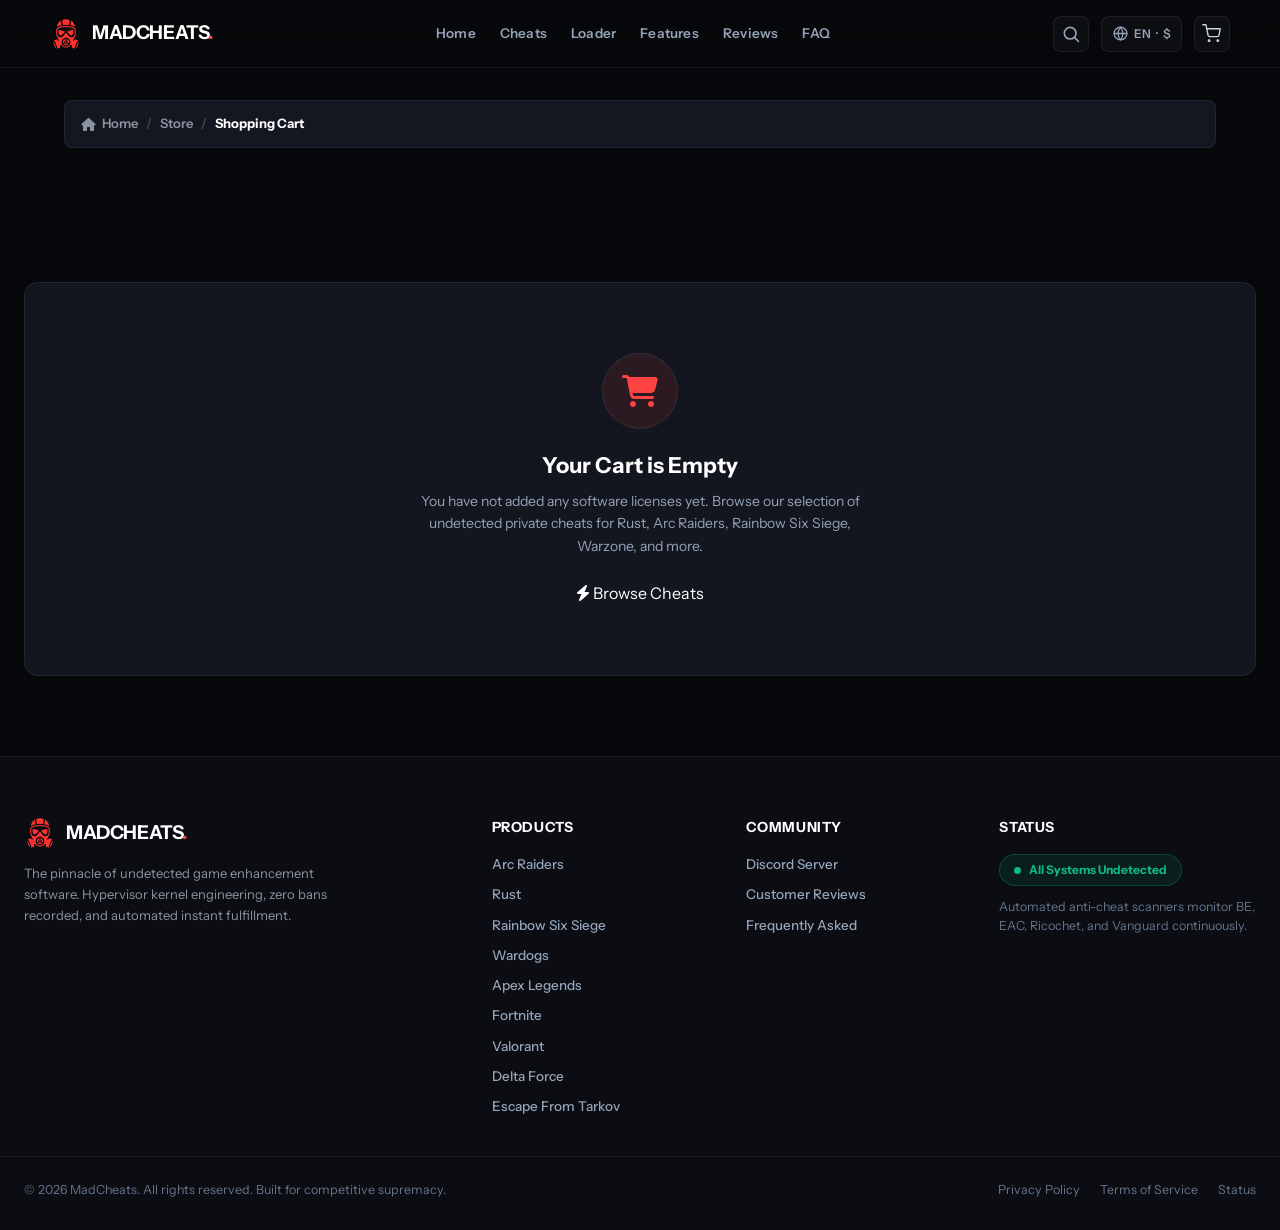
<file: cart.html>
<!DOCTYPE html>
<html lang="en">
<head>
  <meta charset="utf-8">
  <meta name="viewport" content="width=device-width, initial-scale=1">
  <title>Shopping Cart | MadCheats</title>
  <meta name="description" content="View your selected undetected cheats and proceed to secure checkout. Instant digital license key delivery and 24/7 VIP Discord setup.">
  <meta name="theme-color" content="#ff4343">
  <meta property="og:type" content="website">
  <meta property="og:site_name" content="MadCheats">
  <meta property="og:title" content="Shopping Cart | MadCheats">
  <meta property="og:description" content="View your selected undetected cheats and proceed to secure checkout. Instant digital license key delivery and 24/7 VIP Discord setup.">
  <meta property="og:image" content="assets/images/mascot.jpg">
  <meta property="og:image:alt" content="MadCheats Mascot">
  <meta name="twitter:card" content="summary_large_image">
  <meta name="twitter:title" content="Shopping Cart | MadCheats">
  <meta name="twitter:description" content="View your selected undetected cheats and proceed to secure checkout. Instant digital license key delivery and 24/7 VIP Discord setup.">
  <meta name="twitter:image" content="assets/images/mascot.jpg">
  <link rel="icon" type="image/png" href="assets/images/favicon.png">
  <link rel="shortcut icon" href="assets/images/favicon.ico">
  <link rel="apple-touch-icon" href="assets/images/logo.png">
  <link rel="stylesheet" href="https://cdnjs.cloudflare.com/ajax/libs/font-awesome/6.5.2/css/all.min.css">
  <link rel="stylesheet" href="css/style.css">
</head>
<body>

  <header class="site-header is-home" id="navbar">
    <div class="header-lead sf-rsz2">
      <a href="index.html" class="site-logo" aria-label="MadCheats home">
        <img src="assets/images/logo.png" alt="MadCheats" class="site-logo-icon">
        <span>MADCHEATS<span class="brand-dot">.</span></span>
      </a>
    </div>

    <nav class="nav-menu" aria-label="Main Navigation">
      <a href="index.html" class="nav-link">Home</a>
      <a href="index.html#popular-cheats" class="nav-link">Cheats</a>
      <a href="index.html#loader" class="nav-link">Loader</a>
      <a href="index.html#bento-tech" class="nav-link">Features</a>
      <a href="index.html#reviews" class="nav-link">Reviews</a>
      <a href="index.html#faq" class="nav-link">FAQ</a>
    </nav>

    <div class="header-actions">
      <button class="header-search-btn" id="searchTriggerBtn" type="button" aria-label="Search software">
        <svg viewBox="0 0 24 24" width="20" height="20" fill="none" stroke="currentColor" stroke-width="2" stroke-linecap="round" stroke-linejoin="round" aria-hidden="true">
          <circle cx="11" cy="11" r="7"></circle><path d="m21 21-4.3-4.3"></path>
        </svg>
      </button>

      <button type="button" class="prefs-button" aria-label="Change language or currency">
        <svg viewBox="0 0 24 24" width="17" height="17" fill="none" stroke="currentColor" stroke-width="1.8" stroke-linecap="round" stroke-linejoin="round" aria-hidden="true">
          <circle cx="12" cy="12" r="9"></circle>
          <path d="M3 12h18"></path>
          <path d="M12 3a13.5 13.5 0 0 1 0 18a13.5 13.5 0 0 1 0-18"></path>
        </svg>
        <span class="prefs-lang">EN</span>
        <span class="prefs-dot" aria-hidden="true">&middot;</span>
        <span class="prefs-cur">$</span>
      </button>

      <a href="cart.html" class="cart-button active" id="cartToggleBtn" aria-label="Shopping Cart">
        <svg viewBox="0 0 24 24" width="19" height="19" fill="none" stroke="currentColor" stroke-width="1.7" stroke-linecap="round" stroke-linejoin="round" aria-hidden="true">
          <circle cx="9" cy="21" r="1"></circle>
          <circle cx="20" cy="21" r="1"></circle>
          <path d="M1 1h4l2.68 13.39a2 2 0 0 0 2 1.61h9.72a2 2 0 0 0 2-1.61L23 6H6"></path>
        </svg>
        <span class="cart-badge">0</span>
      </a>
    </div>
  </header>

  <main>
    <div class="bc-page-container">
      <div class="bc-top-bar">
        <div class="bc-breadcrumbs">
          <a href="index.html" class="bc-crumb-link"><i class="fa-solid fa-house"></i> Home</a>
          <span class="bc-sep">/</span>
          <a href="index.html#popular-cheats" class="bc-crumb-link">Store</a>
          <span class="bc-sep">/</span>
          <span class="bc-crumb-current">Shopping Cart</span>
        </div>
      </div>
    </div>

    <div class="cart-page-wrap">
      <div id="cartActiveState">
        <div class="cart-page-title-row">
          <h1 class="cart-page-heading">
            <span>Shopping Cart</span>
            <span class="cart-count-badge" id="cartCountHeader">0 items</span>
          </h1>
          <a href="index.html#popular-cheats" class="cart-continue-link">
            <i class="fa-solid fa-arrow-left"></i> Continue Shopping
          </a>
        </div>

        <div class="cart-page-grid">
          <div class="cart-items-container" id="cartPageList"></div>

          <aside class="cart-summary-card">
            <h2 class="cart-summary-title">Order Summary</h2>

            <div class="cart-summary-row">
              <span>Subtotal</span>
              <span class="cart-summary-val" id="summarySubtotal">$0.00</span>
            </div>

            <div class="cart-coupon-wrap">
              <div class="cart-coupon-form">
                <input type="text" id="cartCouponInput" class="cart-coupon-input" placeholder="Promo code (e.g. MAD10)" autocomplete="off">
                <button type="button" id="cartCouponBtn" class="cart-coupon-btn">Apply</button>
              </div>
              <div id="cartCouponMsg" class="cart-coupon-msg"></div>
            </div>

            <div class="cart-summary-row" id="summaryDiscountRow" style="display: none;">
              <span>Discount</span>
              <span class="cart-summary-val discount" id="summaryDiscount">-$0.00</span>
            </div>

            <div class="cart-summary-row">
              <span>Estimated Tax</span>
              <span class="cart-summary-val">$0.00</span>
            </div>

            <div class="cart-total-row">
              <span class="cart-total-lbl">Total</span>
              <span class="cart-total-amount" id="summaryTotal">$0.00</span>
            </div>

            <button type="button" class="cart-checkout-btn" id="cartPageCheckoutBtn">
              <i class="fa-solid fa-lock"></i> Proceed to Checkout
            </button>

            <div class="cart-trust-list">
              <div class="cart-trust-item">
                <i class="fa-solid fa-bolt"></i>
                <span>Instant digital license delivery</span>
              </div>
              <div class="cart-trust-item">
                <i class="fa-solid fa-shield-halved"></i>
                <span>Ring-0 kernel undetected architecture</span>
              </div>
              <div class="cart-trust-item">
                <i class="fa-solid fa-headset"></i>
                <span>24/7 dedicated VIP Discord support</span>
              </div>
            </div>
          </aside>
        </div>
      </div>

      <div id="cartEmptyState" class="cart-empty-panel" style="display: none;">
        <div class="cart-empty-icon">
          <i class="fa-solid fa-cart-shopping"></i>
        </div>
        <h2 class="cart-empty-title">Your Cart is Empty</h2>
        <p class="cart-empty-desc">
          You have not added any software licenses yet. Browse our selection of undetected private cheats for Rust, Arc Raiders, Rainbow Six Siege, Warzone, and more.
        </p>
        <a href="index.html#popular-cheats" class="theme-button__primary">
          <i class="fa-solid fa-bolt"></i> Browse Cheats
        </a>
      </div>
    </div>
  </main>

  <footer class="footer">
    <div class="footer-top">
      <div class="footer-col brand-col">
        <a href="index.html" class="site-logo">
          <img src="assets/images/logo.png" alt="MadCheats" class="site-logo-icon">
          <span>MADCHEATS<span class="brand-dot">.</span></span>
        </a>
        <p class="footer-desc">
          The pinnacle of undetected game enhancement software. Hypervisor kernel engineering, zero bans recorded, and automated instant fulfillment.
        </p>
      </div>

      <div class="footer-col">
        <div class="footer-title">Products</div>
        <ul class="footer-links">
          <li><a href="arc.html">Arc Raiders</a></li>
          <li><a href="rust.html">Rust</a></li>
          <li><a href="r6.html">Rainbow Six Siege</a></li>
          <li><a href="wardogs.html">Wardogs</a></li>
          <li><a href="apex.html">Apex Legends</a></li>
          <li><a href="fortnite.html">Fortnite</a></li>
          <li><a href="valorant.html">Valorant</a></li>
          <li><a href="delta_force.html">Delta Force</a></li>
          <li><a href="eft.html">Escape From Tarkov</a></li>
        </ul>
      </div>

      <div class="footer-col">
        <div class="footer-title">Community</div>
        <ul class="footer-links">
          <li><a href="https://discord.gg/madcheats" target="_blank" rel="noopener noreferrer">Discord Server</a></li>
          <li><a href="index.html#reviews">Customer Reviews</a></li>
          <li><a href="index.html#faq">Frequently Asked</a></li>
        </ul>
      </div>

      <div class="footer-col">
        <div class="footer-title">Status</div>
        <div class="footer-status-pill">
          <span class="dot"></span>
          <span>All Systems Undetected</span>
        </div>
        <p class="footer-subtext">Automated anti-cheat scanners monitor BE, EAC, Ricochet, and Vanguard continuously.</p>
      </div>
    </div>

    <div class="footer-bottom">
      <div class="footer-copy">&copy; 2026 MadCheats. All rights reserved. Built for competitive supremacy.</div>
      <div class="footer-legal">
        <a href="#">Privacy Policy</a>
        <a href="#">Terms of Service</a>
        <a href="#">Status</a>
      </div>
    </div>
  </footer>

  <div class="checkout-modal-wrap" id="checkoutSuccessModal" role="dialog" aria-modal="true" aria-hidden="true" style="display: none;">
    <div class="checkout-modal-backdrop" id="closeCheckoutSuccessBackdrop"></div>
    <div class="checkout-modal-box">
      <div class="checkout-modal-header">
        <div class="checkout-success-icon">
          <i class="fa-solid fa-check"></i>
        </div>
        <h3 class="checkout-success-title">Order Completed Successfully!</h3>
        <p class="checkout-success-subtitle">Your license key has been generated and dispatched to your session.</p>
      </div>

      <div class="checkout-key-container">
        <div class="checkout-key-label">YOUR ACTIVATION LICENSE KEY</div>
        <div class="checkout-key-box">
          <span class="checkout-key-text" id="generatedLicenseKey">MAD-XXXX-XXXX-XXXX-CRUSADER</span>
          <button type="button" class="checkout-copy-btn" id="copyLicenseBtn" aria-label="Copy key to clipboard">
            <i class="fa-regular fa-copy"></i>
            <span>Copy Key</span>
          </button>
        </div>
      </div>

      <div class="checkout-instructions">
        <div class="instruction-step">
          <span class="step-num">1</span>
          <span class="step-text">Download the MadCheats Loader from your client portal or VIP Discord.</span>
        </div>
        <div class="instruction-step">
          <span class="step-num">2</span>
          <span class="step-text">Run the loader as Administrator before launching your game client.</span>
        </div>
        <div class="instruction-step">
          <span class="step-num">3</span>
          <span class="step-text">Paste your activation license key above and press Inject. Enjoy undetected features!</span>
        </div>
      </div>

      <div class="checkout-modal-actions">
        <a href="index.html#popular-cheats" class="theme-button__primary" style="width: 100%; text-align: center;">
          Return to Store
        </a>
      </div>
    </div>
  </div>

  <script src="https://static.sellauth.com/embed/v3.min.js" defer></script>
  <script src="js/main.js"></script>
  <script>
    document.addEventListener('DOMContentLoaded', () => {
      const cartActiveState = document.getElementById('cartActiveState');
      const cartEmptyState = document.getElementById('cartEmptyState');
      const cartPageList = document.getElementById('cartPageList');
      const cartCountHeader = document.getElementById('cartCountHeader');
      const summarySubtotal = document.getElementById('summarySubtotal');
      const summaryDiscountRow = document.getElementById('summaryDiscountRow');
      const summaryDiscount = document.getElementById('summaryDiscount');
      const summaryTotal = document.getElementById('summaryTotal');
      const cartCouponInput = document.getElementById('cartCouponInput');
      const cartCouponBtn = document.getElementById('cartCouponBtn');
      const cartCouponMsg = document.getElementById('cartCouponMsg');
      const cartPageCheckoutBtn = document.getElementById('cartPageCheckoutBtn');
      const cartBadge = document.querySelector('.cart-badge');

      let discountPercent = 0;

      function getCart() {
        try {
          const raw = localStorage.getItem('madcheats_cart_items');
          return raw ? JSON.parse(raw) : [];
        } catch {
          return [];
        }
      }

      function saveCart(cart) {
        localStorage.setItem('madcheats_cart_items', JSON.stringify(cart));
        renderCart();
        if (window.MadCheatsCart && window.MadCheatsCart.updateCartUI) {
          window.MadCheatsCart.updateCartUI();
        }
      }

      function updateCartQuantity(index, delta) {
        const cart = getCart();
        if (!cart[index]) return;
        const currentQty = Math.max(1, Number(cart[index].qty) || 1);
        const newQty = currentQty + delta;
        if (newQty <= 0) {
          cart.splice(index, 1);
        } else {
          cart[index].qty = Math.min(50, newQty);
        }
        saveCart(cart);
      }

      function removeCartItem(index) {
        const cart = getCart();
        if (!cart[index]) return;
        cart.splice(index, 1);
        saveCart(cart);
      }

      function renderCart() {
        const cart = getCart();
        const totalItemsCount = cart.reduce((acc, it) => acc + (Math.max(1, Number(it.qty) || 1)), 0);

        if (cartBadge) {
          cartBadge.textContent = totalItemsCount;
          cartBadge.style.display = totalItemsCount > 0 ? 'flex' : 'none';
        }

        if (cart.length === 0) {
          if (cartActiveState) cartActiveState.style.display = 'none';
          if (cartEmptyState) cartEmptyState.style.display = 'flex';
          if (cartCountHeader) cartCountHeader.textContent = '0 items';
          return;
        }

        if (cartActiveState) cartActiveState.style.display = 'block';
        if (cartEmptyState) cartEmptyState.style.display = 'none';
        if (cartCountHeader) cartCountHeader.textContent = `${totalItemsCount} ${totalItemsCount === 1 ? 'item' : 'items'}`;

        if (!cartPageList) return;
        cartPageList.innerHTML = '';
        let subtotal = 0;

        cart.forEach((item, index) => {
          const itemQty = Math.max(1, Number(item.qty) || 1);
          const itemPrice = Math.max(0, Number(item.price) || 0);
          const itemSub = itemPrice * itemQty;
          subtotal += itemSub;

          const card = document.createElement('div');
          card.className = 'cart-card-item';
          card.innerHTML = `
            <img src="${item.image || 'assets/images/games/arc_raiders.png'}" alt="${item.gameTitle || 'Software'}" class="cart-item-img">
            <div class="cart-item-details">
              <div class="cart-item-title">${item.cheatName || 'Cheat'} &bull; ${item.gameTitle || ''}</div>
              <div class="cart-item-variant">
                <span class="variant-badge">${item.durationName || 'Standard'}</span>
                <span>${item.edition || 'Ring-0 Undetected'}</span>
              </div>
              <div class="cart-item-unit-price">$${itemPrice.toFixed(2)} each</div>
            </div>
            <div class="cart-qty-stepper">
              <button type="button" class="cart-qty-btn js-minus" data-index="${index}" aria-label="Decrease quantity">-</button>
              <span class="cart-qty-count">${itemQty}</span>
              <button type="button" class="cart-qty-btn js-plus" data-index="${index}" aria-label="Increase quantity">+</button>
            </div>
            <div class="cart-item-subtotal">$${itemSub.toFixed(2)}</div>
            <button type="button" class="cart-item-remove-btn js-remove" data-index="${index}" aria-label="Remove item">
              <i class="fa-solid fa-trash-can"></i>
            </button>
          `;

          cartPageList.appendChild(card);
        });

        const discountAmount = subtotal * discountPercent;
        const finalTotal = Math.max(0, subtotal - discountAmount);

        if (summarySubtotal) summarySubtotal.textContent = `$${subtotal.toFixed(2)}`;
        if (summaryDiscountRow && summaryDiscount) {
          if (discountPercent > 0) {
            summaryDiscountRow.style.display = 'flex';
            summaryDiscount.textContent = `-$${discountAmount.toFixed(2)}`;
          } else {
            summaryDiscountRow.style.display = 'none';
          }
        }
        if (summaryTotal) summaryTotal.textContent = `$${finalTotal.toFixed(2)}`;
      }

      if (cartPageList) {
        cartPageList.addEventListener('click', (e) => {
          const minusBtn = e.target.closest('.js-minus');
          const plusBtn = e.target.closest('.js-plus');
          const removeBtn = e.target.closest('.js-remove');

          if (minusBtn) {
            e.preventDefault();
            e.stopPropagation();
            const index = parseInt(minusBtn.dataset.index, 10);
            if (!isNaN(index)) updateCartQuantity(index, -1);
          } else if (plusBtn) {
            e.preventDefault();
            e.stopPropagation();
            const index = parseInt(plusBtn.dataset.index, 10);
            if (!isNaN(index)) updateCartQuantity(index, 1);
          } else if (removeBtn) {
            e.preventDefault();
            e.stopPropagation();
            const index = parseInt(removeBtn.dataset.index, 10);
            if (!isNaN(index)) removeCartItem(index);
          }
        });
      }

      if (cartCouponBtn && cartCouponInput) {
        const applyCoupon = () => {
          const code = cartCouponInput.value.trim().toUpperCase();
          if (code === 'MAD10' || code === 'ARCTIC' || code === 'PROMO') {
            discountPercent = 0.10;
            if (cartCouponMsg) {
              cartCouponMsg.className = 'cart-coupon-msg success';
              cartCouponMsg.textContent = '10% discount applied to your order!';
            }
          } else if (code.length === 0) {
            discountPercent = 0;
            if (cartCouponMsg) {
              cartCouponMsg.className = 'cart-coupon-msg';
              cartCouponMsg.textContent = '';
            }
          } else {
            discountPercent = 0;
            if (cartCouponMsg) {
              cartCouponMsg.className = 'cart-coupon-msg error';
              cartCouponMsg.textContent = 'Invalid promo code. Try MAD10';
            }
          }
          renderCart();
        };

        cartCouponBtn.addEventListener('click', (e) => {
          e.preventDefault();
          applyCoupon();
        });

        cartCouponInput.addEventListener('keydown', (e) => {
          if (e.key === 'Enter') {
            e.preventDefault();
            applyCoupon();
          }
        });
      }

      function doCheckout() {
        const cart = getCart();
        if (cart.length === 0) return;
        if (window.MadCheatsCart && typeof window.MadCheatsCart.checkout === 'function') {
          window.MadCheatsCart.checkout(cartPageCheckoutBtn);
        } else {
          const cartParam = cart.map(it => `${it.productId || 884622}:${it.variantId || 1714657}:${it.qty || 1}`).join(',');
          window.location.href = `https://mad-cheats.mysellauth.com/checkout/init?shopId=269719&cart=${encodeURIComponent(cartParam)}&v=3&mode=page`;
        }
      }

      if (cartPageCheckoutBtn) {
        cartPageCheckoutBtn.addEventListener('click', (e) => {
          e.preventDefault();
          doCheckout();
        });
      }

      renderCart();

      const urlParams = new URLSearchParams(window.location.search);
      if (urlParams.get('checkout') === 'true') {
        const cart = getCart();
        if (cart.length > 0) {
          setTimeout(doCheckout, 350);
        }
      }
    });
  </script>
</body>
</html>
</file>
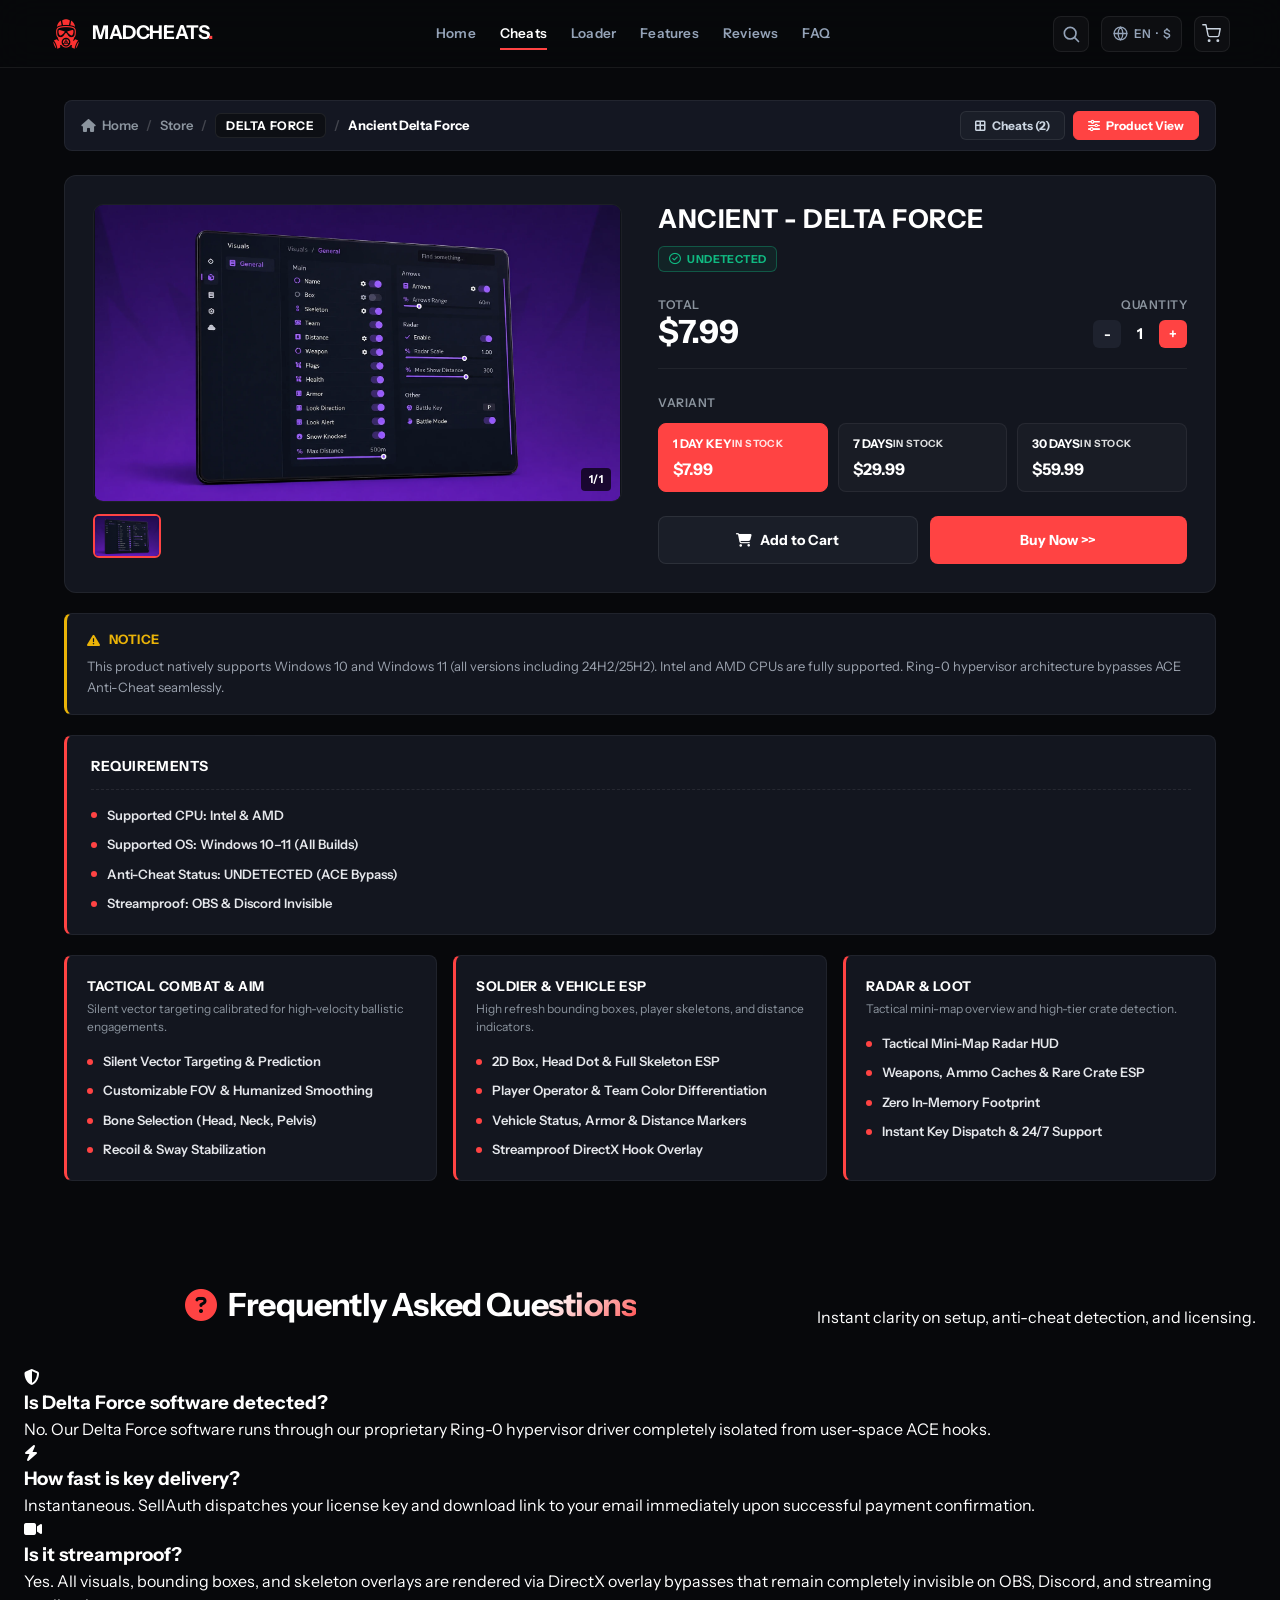
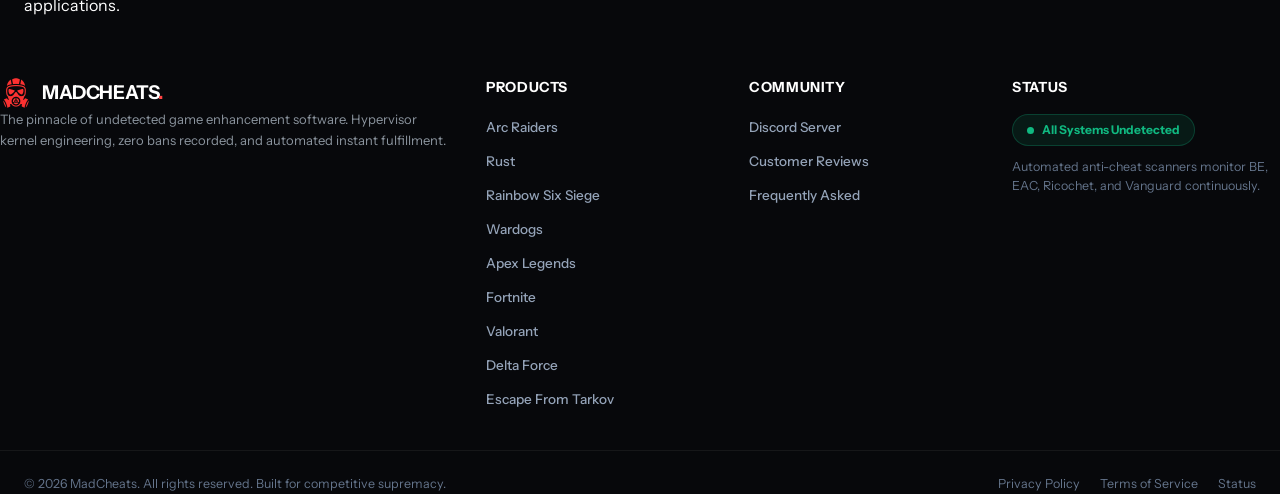
<file: delta_force.html>
<!DOCTYPE html>
<html lang="en">
<head>
  <meta charset="utf-8">
  <meta name="viewport" content="width=device-width, initial-scale=1">
  <title>Delta Force Cheats — Undetected Aimbot &amp; ESP | MadCheats</title>
  <meta name="description" content="Dominate Delta Force Hawk Ops with undetected private cheats. ACE Anti-Cheat bypass, silent vector aimbot, player skeleton ESP, tactical radar, and recoil control. Instant key delivery.">
  <meta name="theme-color" content="#ff4343">
  <meta property="og:type" content="website">
  <meta property="og:site_name" content="MadCheats">
  <meta property="og:title" content="Delta Force Cheats — Undetected Aimbot &amp; ESP | MadCheats">
  <meta property="og:description" content="Dominate Delta Force Hawk Ops with undetected private cheats. ACE Anti-Cheat bypass, silent vector aimbot, player skeleton ESP, tactical radar, and recoil control. Instant key delivery.">
  <meta property="og:image" content="assets/images/mascot.jpg">
  <meta property="og:image:alt" content="MadCheats Mascot">
  <meta name="twitter:card" content="summary_large_image">
  <meta name="twitter:title" content="Delta Force Cheats — Undetected Aimbot &amp; ESP | MadCheats">
  <meta name="twitter:description" content="Dominate Delta Force Hawk Ops with undetected private cheats. ACE Anti-Cheat bypass, silent vector aimbot, player skeleton ESP, tactical radar, and recoil control. Instant key delivery.">
  <meta name="twitter:image" content="assets/images/mascot.jpg">
  <link rel="icon" type="image/png" href="assets/images/favicon.png">
  <link rel="shortcut icon" href="assets/images/favicon.ico">
  <link rel="apple-touch-icon" href="assets/images/logo.png">
  <link rel="stylesheet" href="https://cdnjs.cloudflare.com/ajax/libs/font-awesome/6.5.2/css/all.min.css">
  <link rel="stylesheet" href="css/style.css">
</head>
<body>

  <header class="site-header is-home" id="navbar">
    <div class="header-lead sf-rsz2">
      <a href="index.html" class="site-logo" aria-label="MadCheats home">
        <img src="assets/images/logo.png" alt="MadCheats" class="site-logo-icon">
        <span>MADCHEATS<span class="brand-dot">.</span></span>
      </a>
    </div>

    <nav class="nav-menu" aria-label="Main Navigation">
      <a href="index.html" class="nav-link">Home</a>
      <a href="index.html#popular-cheats" class="nav-link active">Cheats</a>
      <a href="index.html#loader" class="nav-link">Loader</a>
      <a href="index.html#bento-tech" class="nav-link">Features</a>
      <a href="index.html#reviews" class="nav-link">Reviews</a>
      <a href="index.html#faq" class="nav-link">FAQ</a>
    </nav>

    <div class="header-actions">
      <button class="header-search-btn" id="searchTriggerBtn" type="button" aria-label="Search software">
        <svg viewBox="0 0 24 24" width="20" height="20" fill="none" stroke="currentColor" stroke-width="2" stroke-linecap="round" stroke-linejoin="round" aria-hidden="true">
          <circle cx="11" cy="11" r="7"></circle><path d="m21 21-4.3-4.3"></path>
        </svg>
      </button>

      <button type="button" class="prefs-button" aria-label="Change language or currency">
        <svg viewBox="0 0 24 24" width="17" height="17" fill="none" stroke="currentColor" stroke-width="1.8" stroke-linecap="round" stroke-linejoin="round" aria-hidden="true">
          <circle cx="12" cy="12" r="9"></circle>
          <path d="M3 12h18"></path>
          <path d="M12 3a13.5 13.5 0 0 1 0 18a13.5 13.5 0 0 1 0-18"></path>
        </svg>
        <span class="prefs-lang">EN</span>
        <span class="prefs-dot" aria-hidden="true">&middot;</span>
        <span class="prefs-cur">$</span>
      </button>

      <a href="cart.html" class="cart-button" id="cartToggleBtn" aria-label="Shopping Cart">
        <svg viewBox="0 0 24 24" width="19" height="19" fill="none" stroke="currentColor" stroke-width="1.7" stroke-linecap="round" stroke-linejoin="round" aria-hidden="true">
          <circle cx="9" cy="21" r="1"></circle>
          <circle cx="20" cy="21" r="1"></circle>
          <path d="M1 1h4l2.68 13.39a2 2 0 0 0 2 1.61h9.72a2 2 0 0 0 2-1.61L23 6H6"></path>
        </svg>
        <span class="cart-badge">0</span>
      </a>
    </div>
  </header>

  <main>
    <div class="bc-page-container">
      <div class="bc-top-bar">
        <div class="bc-breadcrumbs">
          <a href="index.html" class="bc-crumb-link"><i class="fa-solid fa-house"></i> Home</a>
          <span class="bc-sep">/</span>
          <a href="index.html#popular-cheats" class="bc-crumb-link">Store</a>
          <span class="bc-sep">/</span>
          <button type="button" class="bc-crumb-btn" id="bcGameCrumb">DELTA FORCE</button>
          <span class="bc-sep bc-crumb-cheat-sep" id="bcCrumbSep">/</span>
          <span class="bc-crumb-current" id="bcCrumbCheatTitle">Ancient - Delta Force</span>
        </div>
        <div class="bc-top-actions">
          <button type="button" class="bc-view-toggle-btn" id="bcViewGridBtn"><i class="fa-solid fa-border-all"></i> Cheats (2)</button>
          <button type="button" class="bc-view-toggle-btn active" id="bcViewProductBtn"><i class="fa-solid fa-sliders"></i> Product View</button>
        </div>
      </div>

      <div class="bc-grid-view hidden" id="bcGridView">
        <div class="bc-cards-grid">
          <div class="bc-cheat-card js-card-select" data-cheat="ancient">
            <div class="bc-card-img-wrap">
              <img src="assets/images/bearcheats/1103375.webp" onerror="this.onerror=null;this.src='https://bearcheats.net/storage/images/1103375.webp'" alt="Ancient - Delta Force Menu" loading="lazy">
            </div>
            <div class="bc-card-title">Ancient - Delta Force</div>
            <div class="bc-card-meta">
              <div class="bc-from-badge">
                <span class="bc-from-label">FROM</span>
                <span class="bc-from-price">$7.99</span>
              </div>
              <div class="bc-undetected-badge">
                <i class="fa-regular fa-circle-check"></i> UNDETECTED
              </div>
            </div>
            <button type="button" class="bc-card-buy-btn js-buy-from-grid" data-cheat="ancient">
              <i class="fa-solid fa-bag-shopping"></i> Buy now
            </button>
          </div>

          <div class="bc-cheat-card js-card-select" data-cheat="unnamed">
            <div class="bc-card-img-wrap">
              <img src="assets/images/bearcheats/1103383.webp" onerror="this.onerror=null;this.src='https://bearcheats.net/storage/images/1103383.webp'" alt="Unnamed - Delta Force Menu" loading="lazy">
            </div>
            <div class="bc-card-title">Unnamed - Delta Force</div>
            <div class="bc-card-meta">
              <div class="bc-from-badge">
                <span class="bc-from-label">FROM</span>
                <span class="bc-from-price">$9.99</span>
              </div>
              <div class="bc-undetected-badge">
                <i class="fa-regular fa-circle-check"></i> UNDETECTED
              </div>
            </div>
            <button type="button" class="bc-card-buy-btn js-buy-from-grid" data-cheat="unnamed">
              <i class="fa-solid fa-bag-shopping"></i> Buy now
            </button>
          </div>
        </div>
      </div>

      <div class="bc-product-view" id="bcProductView">
        <div class="bc-product-card">
          <div class="bc-media-col">
            <div class="bc-preview-frame">
              <img id="bcPreviewImg" src="assets/images/bearcheats/1103375.webp" onerror="this.onerror=null;this.src='https://bearcheats.net/storage/images/1103375.webp'" alt="Cheat Preview" loading="lazy">
              <div class="bc-page-counter">1/1</div>
            </div>
            <div class="bc-thumbs-row">
              <div class="bc-thumb" id="bcThumbBox">
                <img id="bcThumbImg" src="assets/images/bearcheats/1103375.webp" onerror="this.onerror=null;this.src='https://bearcheats.net/storage/images/1103375.webp'" alt="Thumbnail">
              </div>
            </div>
          </div>

          <div class="bc-info-col">
            <h1 class="bc-title" id="bcProductTitle">ANCIENT - DELTA FORCE</h1>
            <div>
              <div class="bc-undetected-badge">
                <i class="fa-regular fa-circle-check"></i> UNDETECTED
              </div>
            </div>

            <div class="bc-row-total-qty">
              <div class="bc-total-group">
                <span class="bc-subhead">Total</span>
                <span class="bc-total-val" id="bcTotalAmount">$7.99</span>
              </div>
              <div class="bc-qty-group">
                <span class="bc-subhead">Quantity</span>
                <div class="bc-stepper">
                  <button type="button" class="bc-step-btn minus" id="bcQtyMinus">-</button>
                  <span class="bc-step-num" id="bcQtyVal">1</span>
                  <button type="button" class="bc-step-btn plus" id="bcQtyPlus">+</button>
                </div>
              </div>
            </div>

            <div class="bc-variant-group">
              <span class="bc-subhead">Variant</span>
              <div class="bc-variants-grid" id="bcVariantsGrid"></div>
            </div>

            <div class="bc-actions-row">
              <button type="button" class="bc-btn-cart" id="bcAddToCartBtn">
                <i class="fa-solid fa-cart-shopping"></i> Add to Cart
              </button>
              <button type="button" class="bc-btn-buy" id="bcBuyNowBtn">
                Buy Now &gt;&gt;
              </button>
            </div>
          </div>
        </div>

        <div class="bc-notice-box">
          <div class="bc-notice-hdr">
            <i class="fa-solid fa-triangle-exclamation"></i> NOTICE
          </div>
          <div class="bc-notice-text">
            This product natively supports Windows 10 and Windows 11 (all versions including 24H2/25H2). Intel and AMD CPUs are fully supported. Ring-0 hypervisor architecture bypasses ACE Anti-Cheat seamlessly.
          </div>
        </div>

        <div class="bc-reqs-box">
          <div class="bc-reqs-title">REQUIREMENTS</div>
          <ul class="bc-dot-list" id="bcReqsList">
            <li class="bc-dot-item"><span class="bc-dot-bullet"></span> Supported CPU: Intel &amp; AMD</li>
            <li class="bc-dot-item"><span class="bc-dot-bullet"></span> Supported OS: Windows 10–11 (All Builds)</li>
            <li class="bc-dot-item"><span class="bc-dot-bullet"></span> Anti-Cheat Status: UNDETECTED (ACE Bypass)</li>
          </ul>
        </div>

        <div class="bc-features-grid" id="bcFeaturesGrid"></div>
      </div>
    </div>

    <section class="section-wrap" style="padding: 20px 0 60px;">
      <div class="container">
        <div class="sec-header" style="text-align: center; margin-bottom: 36px;">
          <div class="sec-title-wrap" style="margin: 0 auto;">
            <h2>
              <i class="fa-solid fa-circle-question" style="color: var(--red-main);"></i>
              <span>Frequently Asked <span class="gradient-text">Questions</span></span>
            </h2>
          </div>
          <p class="sec-subtitle">Instant clarity on setup, anti-cheat detection, and licensing.</p>
        </div>

        <div class="faq-grid">
          <div class="faq-card">
            <div class="faq-card-hdr">
              <div class="faq-card-icon">
                <i class="fa-solid fa-shield-halved"></i>
              </div>
              <h3 class="faq-card-title">Is Delta Force software detected?</h3>
            </div>
            <p class="faq-card-body">
              No. Our Delta Force software runs through our proprietary Ring-0 hypervisor driver completely isolated from user-space ACE hooks.
            </p>
          </div>

          <div class="faq-card">
            <div class="faq-card-hdr">
              <div class="faq-card-icon">
                <i class="fa-solid fa-bolt"></i>
              </div>
              <h3 class="faq-card-title">How fast is key delivery?</h3>
            </div>
            <p class="faq-card-body">
              Instantaneous. SellAuth dispatches your license key and download link to your email immediately upon successful payment confirmation.
            </p>
          </div>

          <div class="faq-card">
            <div class="faq-card-hdr">
              <div class="faq-card-icon">
                <i class="fa-solid fa-video"></i>
              </div>
              <h3 class="faq-card-title">Is it streamproof?</h3>
            </div>
            <p class="faq-card-body">
              Yes. All visuals, bounding boxes, and skeleton overlays are rendered via DirectX overlay bypasses that remain completely invisible on OBS, Discord, and streaming applications.
            </p>
          </div>
        </div>
      </div>
    </section>
  </main>

  <footer class="site-footer">
    <div class="footer-grid">
      <div class="footer-col footer-col-brand">
        <a href="index.html" class="site-logo">
          <img src="assets/images/logo.png" alt="MadCheats" class="site-logo-icon">
          <span>MADCHEATS<span class="brand-dot">.</span></span>
        </a>
        <p class="footer-desc">
          The pinnacle of undetected game enhancement software. Hypervisor kernel engineering, zero bans recorded, and automated instant fulfillment.
        </p>
      </div>

      <div class="footer-col">
        <div class="footer-title">Products</div>
        <ul class="footer-links">
          <li><a href="arc.html">Arc Raiders</a></li>
          <li><a href="rust.html">Rust</a></li>
          <li><a href="r6.html">Rainbow Six Siege</a></li>
          <li><a href="wardogs.html">Wardogs</a></li>
          <li><a href="apex.html">Apex Legends</a></li>
          <li><a href="fortnite.html">Fortnite</a></li>
          <li><a href="valorant.html">Valorant</a></li>
          <li><a href="delta_force.html">Delta Force</a></li>
          <li><a href="eft.html">Escape From Tarkov</a></li>
        </ul>
      </div>

      <div class="footer-col">
        <div class="footer-title">Community</div>
        <ul class="footer-links">
          <li><a href="https://discord.gg/madcheats" target="_blank" rel="noopener noreferrer">Discord Server</a></li>
          <li><a href="index.html#reviews">Customer Reviews</a></li>
          <li><a href="index.html#faq">Frequently Asked</a></li>
        </ul>
      </div>

      <div class="footer-col">
        <div class="footer-title">Status</div>
        <div class="footer-status-pill">
          <span class="dot"></span>
          <span>All Systems Undetected</span>
        </div>
        <p class="footer-subtext">Automated anti-cheat scanners monitor BE, EAC, Ricochet, and Vanguard continuously.</p>
      </div>
    </div>

    <div class="footer-bottom">
      <div class="footer-copy">&copy; 2026 MadCheats. All rights reserved. Built for competitive supremacy.</div>
      <div class="footer-legal">
        <a href="#">Privacy Policy</a>
        <a href="#">Terms of Service</a>
        <a href="#">Status</a>
      </div>
    </div>
  </footer>

  <script src="js/main.js"></script>
  <script>
    document.addEventListener('DOMContentLoaded', () => {
      const DELTA_CHEATS = {
        ancient: {
          key: 'ancient',
          id: 'delta-force-ancient',
          productId: 887840,
          title: 'ANCIENT - DELTA FORCE',
          shortTitle: 'Ancient Delta Force',
          image: 'assets/images/bearcheats/1103375.webp',
          variants: [
            { key: '1d', name: '1 DAY KEY', stock: 'IN STOCK', price: 7.99, variantId: 1736126 },
            { key: '7d', name: '7 DAYS', stock: 'IN STOCK', price: 29.99, variantId: 1736127 },
            { key: '30d', name: '30 DAYS', stock: 'IN STOCK', price: 59.99, variantId: 1736128 }
          ],
          requirements: [
            'Supported CPU: Intel & AMD',
            'Supported OS: Windows 10–11 (All Builds)',
            'Anti-Cheat Status: UNDETECTED (ACE Bypass)',
            'Streamproof: OBS & Discord Invisible'
          ],
          features: [
            {
              title: 'TACTICAL COMBAT & AIM',
              desc: 'Silent vector targeting calibrated for high-velocity ballistic engagements.',
              bullets: [
                'Silent Vector Targeting & Prediction',
                'Customizable FOV & Humanized Smoothing',
                'Bone Selection (Head, Neck, Pelvis)',
                'Recoil & Sway Stabilization'
              ]
            },
            {
              title: 'SOLDIER & VEHICLE ESP',
              desc: 'High refresh bounding boxes, player skeletons, and distance indicators.',
              bullets: [
                '2D Box, Head Dot & Full Skeleton ESP',
                'Player Operator & Team Color Differentiation',
                'Vehicle Status, Armor & Distance Markers',
                'Streamproof DirectX Hook Overlay'
              ]
            },
            {
              title: 'RADAR & LOOT',
              desc: 'Tactical mini-map overview and high-tier crate detection.',
              bullets: [
                'Tactical Mini-Map Radar HUD',
                'Weapons, Ammo Caches & Rare Crate ESP',
                'Zero In-Memory Footprint',
                'Instant Key Dispatch & 24/7 Support'
              ]
            }
          ]
        },
        unnamed: {
          key: 'unnamed',
          id: 'delta-force-unnamed',
          productId: 887830,
          title: 'UNNAMED - DELTA FORCE',
          shortTitle: 'Unnamed Delta Force',
          image: 'assets/images/bearcheats/1103383.webp',
          variants: [
            { key: '1d', name: '1 DAY KEY', stock: 'IN STOCK', price: 9.99, variantId: 1736104 },
            { key: '7d', name: '7 DAYS', stock: 'IN STOCK', price: 39.99, variantId: 1736105 },
            { key: '30d', name: '30 DAYS', stock: 'IN STOCK', price: 59.99, variantId: 1736106 }
          ],
          requirements: [
            'Supported CPU: Intel & AMD',
            'Supported OS: Windows 10–11 (All Builds)',
            'Anti-Cheat Status: UNDETECTED (ACE Bypass)',
            'Streamproof: OBS & Discord Invisible'
          ],
          features: [
            {
              title: 'PRECISION MEMORY AIMBOT',
              desc: 'Low-latency direct mouse and memory targeting with micro-adjustments.',
              bullets: [
                'Silent Aim & Velocity Prediction',
                'Dynamic RCS Recoil Compensation',
                'Target Priority Bone Selector',
                'Adjustable Smoothing Sliders'
              ]
            },
            {
              title: 'VISUALS & CHAMS',
              desc: 'Direct DirectX internal hooks with visible occluded coloring.',
              bullets: [
                'Visible / Hidden Dynamic Color Chams',
                'Player Skeleton & 2D Corner Boxes',
                'Distance, Health & Armor Values',
                'Clean 144Hz+ Rendering Engine'
              ]
            },
            {
              title: 'KERNEL HYPERVISOR',
              desc: 'Isolated memory sandbox running completely below ACE detection hooks.',
              bullets: [
                'Hypervisor Ring-0 Driver Bypass',
                'Polymorphic Binary Unique per Download',
                'Clean Process Exit Handlers',
                'Dedicated 24/7 VIP Support'
              ]
            }
          ]
        }
      };

      let currentCheat = DELTA_CHEATS.ancient;
      let selectedVariant = currentCheat.variants[0];
      let currentQty = 1;

      const gridView = document.getElementById('bcGridView');
      const productView = document.getElementById('bcProductView');
      const viewGridBtn = document.getElementById('bcViewGridBtn');
      const viewProductBtn = document.getElementById('bcViewProductBtn');
      const gameCrumb = document.getElementById('bcGameCrumb');
      const crumbCheatTitle = document.getElementById('bcCrumbCheatTitle');
      const crumbSep = document.getElementById('bcCrumbSep');

      const previewImg = document.getElementById('bcPreviewImg');
      const thumbImg = document.getElementById('bcThumbImg');
      const productTitle = document.getElementById('bcProductTitle');
      const totalAmount = document.getElementById('bcTotalAmount');
      const qtyVal = document.getElementById('bcQtyVal');
      const qtyMinus = document.getElementById('bcQtyMinus');
      const qtyPlus = document.getElementById('bcQtyPlus');
      const variantsGrid = document.getElementById('bcVariantsGrid');
      const reqsList = document.getElementById('bcReqsList');
      const featuresGrid = document.getElementById('bcFeaturesGrid');
      const addToCartBtn = document.getElementById('bcAddToCartBtn');
      const buyNowBtn = document.getElementById('bcBuyNowBtn');

      function renderProduct(cheatKey) {
        currentCheat = DELTA_CHEATS[cheatKey] || DELTA_CHEATS.ancient;
        selectedVariant = currentCheat.variants[0];
        currentQty = 1;

        previewImg.src = currentCheat.image;
        thumbImg.src = currentCheat.image;
        productTitle.textContent = currentCheat.title;
        crumbCheatTitle.textContent = currentCheat.shortTitle;
        crumbCheatTitle.style.display = 'inline';
        crumbSep.style.display = 'inline';

        qtyVal.textContent = currentQty;
        updateTotal();

        variantsGrid.innerHTML = '';
        currentCheat.variants.forEach((v, idx) => {
          const btn = document.createElement('button');
          btn.type = 'button';
          btn.className = `bc-variant-btn ${idx === 0 ? 'active' : 'inactive'}`;
          btn.innerHTML = `
            <div class="bc-v-line">
              <span class="bc-v-title">${v.name}</span>
              <span class="bc-v-stock">${v.stock}</span>
            </div>
            <div class="bc-v-price">$${v.price.toFixed(2)}</div>
          `;
          btn.addEventListener('click', () => {
            variantsGrid.querySelectorAll('.bc-variant-btn').forEach(b => {
              b.className = 'bc-variant-btn inactive';
            });
            btn.className = 'bc-variant-btn active';
            selectedVariant = v;
            updateTotal();
          });
          variantsGrid.appendChild(btn);
        });

        reqsList.innerHTML = '';
        currentCheat.requirements.forEach(req => {
          const li = document.createElement('li');
          li.className = 'bc-dot-item';
          li.innerHTML = `<span class="bc-dot-bullet"></span> ${req}`;
          reqsList.appendChild(li);
        });

        featuresGrid.innerHTML = '';
        currentCheat.features.forEach(f => {
          const col = document.createElement('div');
          col.className = 'bc-feat-card';
          const bulletsHtml = f.bullets.map(b => `<li class="bc-dot-item"><span class="bc-dot-bullet"></span> ${b}</li>`).join('');
          col.innerHTML = `
            <div class="col-title">${f.title}</div>
            <div class="col-desc">${f.desc}</div>
            <ul class="bc-dot-list">${bulletsHtml}</ul>
          `;
          featuresGrid.appendChild(col);
        });

        gridView.classList.add('hidden');
        productView.classList.remove('hidden');
        viewProductBtn.classList.add('active');
        viewGridBtn.classList.remove('active');
        gameCrumb.classList.remove('active');
      }

      function showGrid() {
        productView.classList.add('hidden');
        gridView.classList.remove('hidden');
        viewGridBtn.classList.add('active');
        viewProductBtn.classList.remove('active');
        gameCrumb.classList.add('active');
        crumbCheatTitle.style.display = 'none';
        crumbSep.style.display = 'none';
        window.location.hash = 'all';
      }

      function updateTotal() {
        const total = (selectedVariant.price * currentQty).toFixed(2);
        totalAmount.textContent = `$${total}`;
      }

      qtyMinus.addEventListener('click', () => {
        if (currentQty > 1) {
          currentQty--;
          qtyVal.textContent = currentQty;
          updateTotal();
        }
      });

      qtyPlus.addEventListener('click', () => {
        if (currentQty < 20) {
          currentQty++;
          qtyVal.textContent = currentQty;
          updateTotal();
        }
      });

      viewGridBtn.addEventListener('click', showGrid);
      gameCrumb.addEventListener('click', showGrid);
      viewProductBtn.addEventListener('click', () => {
        renderProduct(currentCheat.key);
      });

      document.querySelectorAll('.js-card-select').forEach(card => {
        card.addEventListener('click', (e) => {
          if (e.target.closest('.bc-card-buy-btn')) return;
          const cheat = card.getAttribute('data-cheat');
          renderProduct(cheat);
          window.location.hash = cheat;
          window.scrollTo({ top: 120, behavior: 'smooth' });
        });
      });

      document.querySelectorAll('.js-buy-from-grid').forEach(btn => {
        btn.addEventListener('click', (e) => {
          e.stopPropagation();
          const cheat = btn.getAttribute('data-cheat');
          renderProduct(cheat);
          window.location.hash = cheat;
          window.scrollTo({ top: 120, behavior: 'smooth' });
        });
      });

      function addCurrentToCart(redirectToCart = true) {
        if (!window.MadCheatsCart) return;
        for (let i = 0; i < currentQty; i++) {
          window.MadCheatsCart.addToCart({
            id: `${currentCheat.productId}-${selectedVariant.variantId}`,
            productId: currentCheat.productId,
            variantId: selectedVariant.variantId,
            gameKey: 'delta_force',
            gameTitle: 'Delta Force',
            cheatName: currentCheat.shortTitle,
            edition: 'Undetected Ring-0',
            durationKey: selectedVariant.name,
            durationName: selectedVariant.name,
            price: selectedVariant.price,
            image: currentCheat.image
          });
        }
        if (redirectToCart) {
          window.location.href = 'cart.html';
        }
      }

      addToCartBtn.addEventListener('click', () => {
        addCurrentToCart(true);
      });

      buyNowBtn.addEventListener('click', () => {
        addCurrentToCart(false);
        if (window.MadCheatsCart && typeof window.MadCheatsCart.checkout === 'function') {
          window.MadCheatsCart.checkout(buyNowBtn);
        } else {
          window.location.href = 'cart.html?checkout=true';
        }
      });

      const hash = window.location.hash.replace('#', '').toLowerCase();
      if (hash === 'all' || hash === 'category') {
        showGrid();
      } else if (hash === 'unnamed') {
        renderProduct('unnamed');
      } else {
        renderProduct('ancient');
      }
    });
  </script>
</body>
</html>
</file>
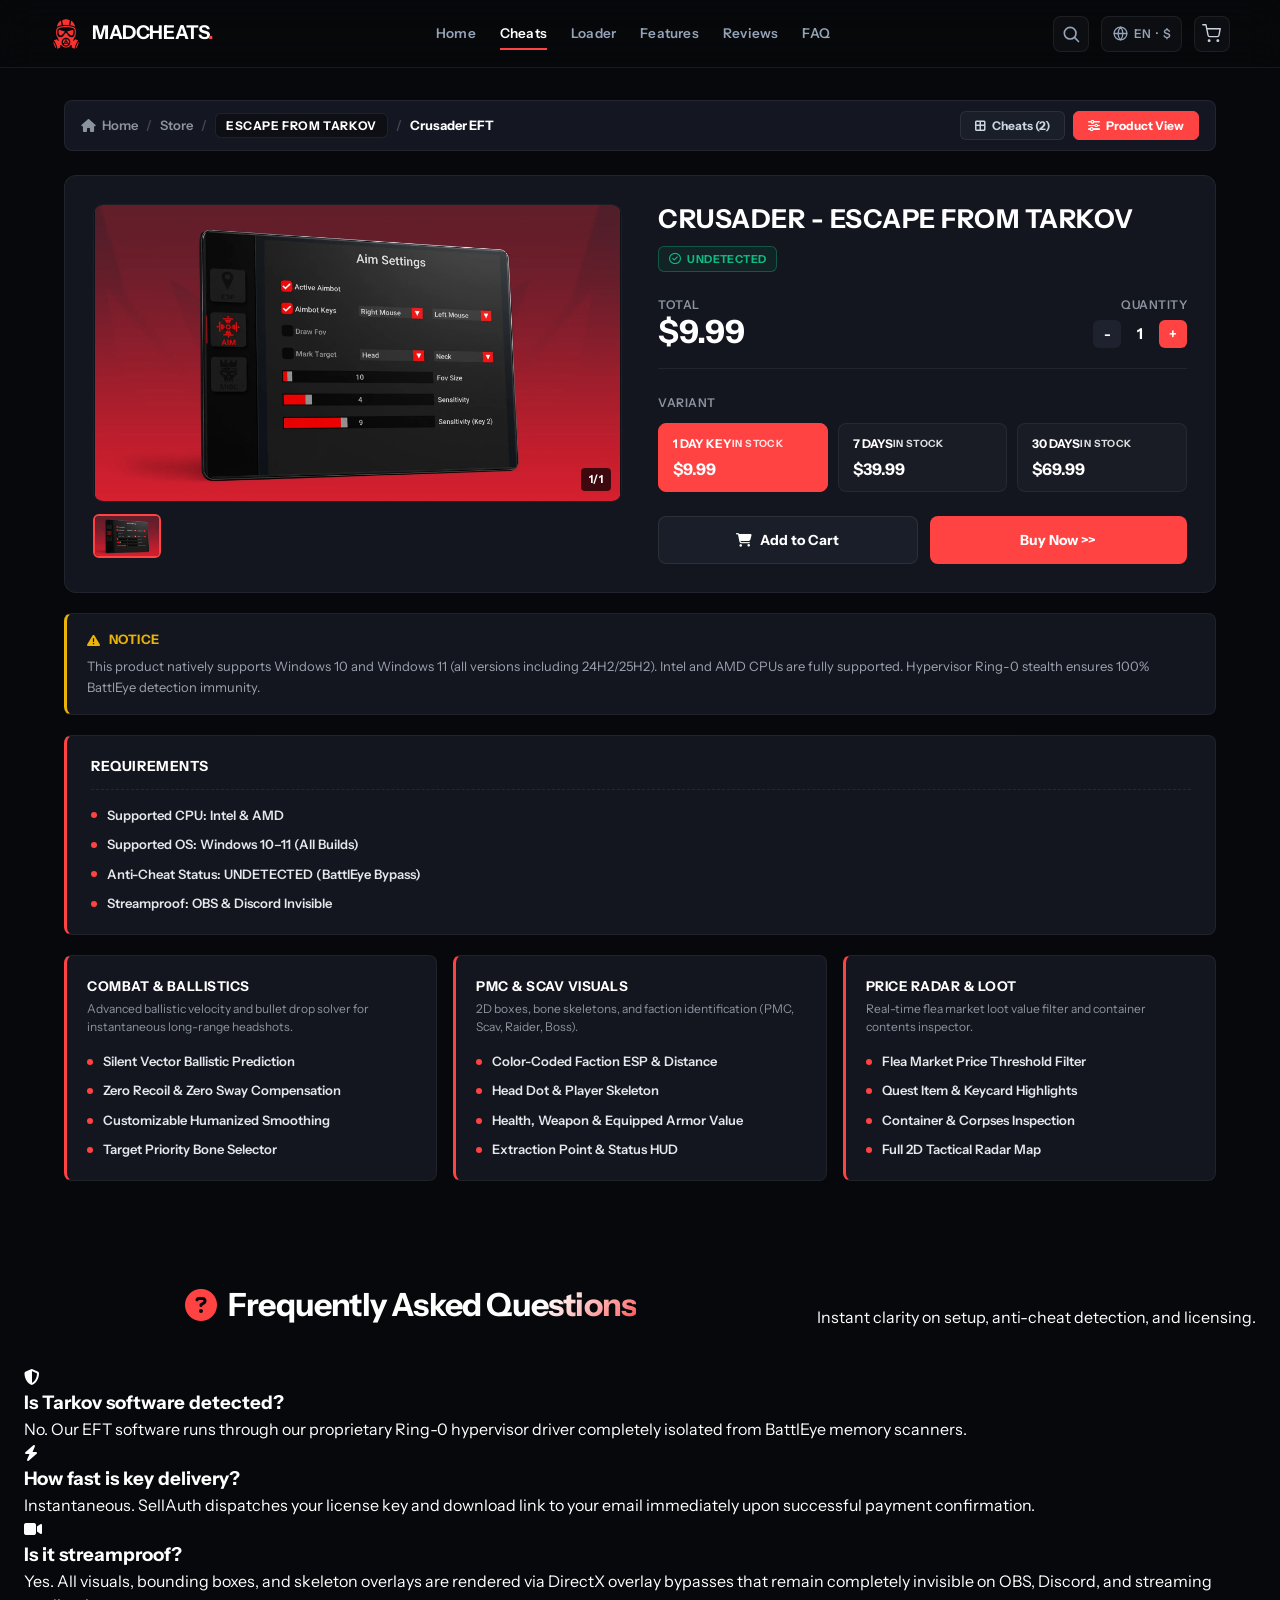
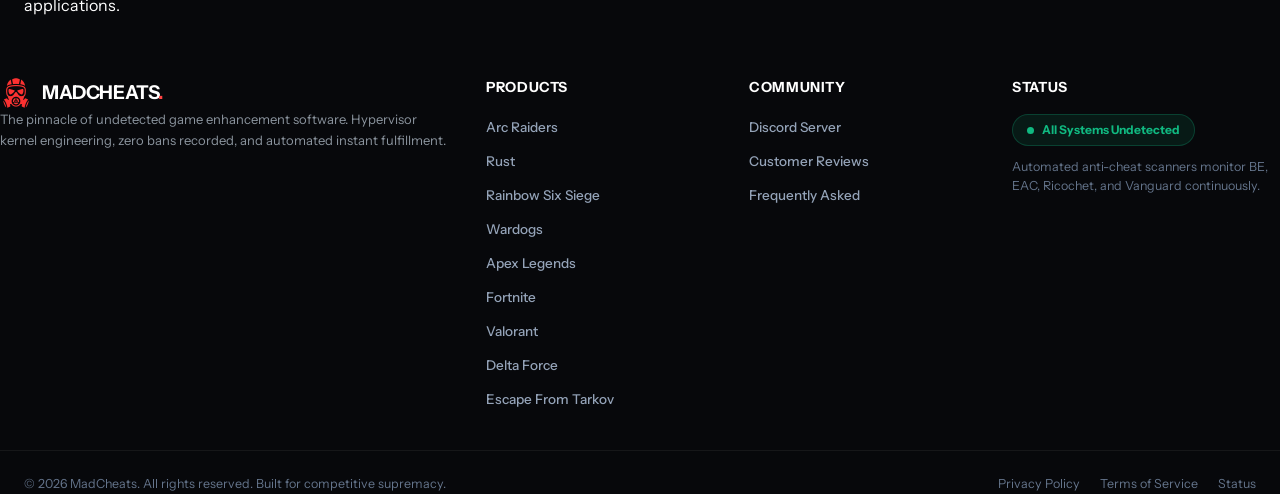
<file: eft.html>
<!DOCTYPE html>
<html lang="en">
<head>
  <meta charset="utf-8">
  <meta name="viewport" content="width=device-width, initial-scale=1">
  <title>Escape From Tarkov Cheats — Undetected Aimbot &amp; Loot ESP | MadCheats</title>
  <meta name="description" content="Dominate Escape From Tarkov with undetected private cheats. BattlEye bypass, silent aimbot, player skeleton ESP, high-value loot radar, and extraction indicators. Instant key delivery.">
  <meta name="theme-color" content="#ff4343">
  <meta property="og:type" content="website">
  <meta property="og:site_name" content="MadCheats">
  <meta property="og:title" content="Escape From Tarkov Cheats — Undetected Aimbot &amp; Loot ESP | MadCheats">
  <meta property="og:description" content="Dominate Escape From Tarkov with undetected private cheats. BattlEye bypass, silent aimbot, player skeleton ESP, high-value loot radar, and extraction indicators. Instant key delivery.">
  <meta property="og:image" content="assets/images/mascot.jpg">
  <meta property="og:image:alt" content="MadCheats Mascot">
  <meta name="twitter:card" content="summary_large_image">
  <meta name="twitter:title" content="Escape From Tarkov Cheats — Undetected Aimbot &amp; Loot ESP | MadCheats">
  <meta name="twitter:description" content="Dominate Escape From Tarkov with undetected private cheats. BattlEye bypass, silent aimbot, player skeleton ESP, high-value loot radar, and extraction indicators. Instant key delivery.">
  <meta name="twitter:image" content="assets/images/mascot.jpg">
  <link rel="icon" type="image/png" href="assets/images/favicon.png">
  <link rel="shortcut icon" href="assets/images/favicon.ico">
  <link rel="apple-touch-icon" href="assets/images/logo.png">
  <link rel="stylesheet" href="https://cdnjs.cloudflare.com/ajax/libs/font-awesome/6.5.2/css/all.min.css">
  <link rel="stylesheet" href="css/style.css">
</head>
<body>

  <header class="site-header is-home" id="navbar">
    <div class="header-lead sf-rsz2">
      <a href="index.html" class="site-logo" aria-label="MadCheats home">
        <img src="assets/images/logo.png" alt="MadCheats" class="site-logo-icon">
        <span>MADCHEATS<span class="brand-dot">.</span></span>
      </a>
    </div>

    <nav class="nav-menu" aria-label="Main Navigation">
      <a href="index.html" class="nav-link">Home</a>
      <a href="index.html#popular-cheats" class="nav-link active">Cheats</a>
      <a href="index.html#loader" class="nav-link">Loader</a>
      <a href="index.html#bento-tech" class="nav-link">Features</a>
      <a href="index.html#reviews" class="nav-link">Reviews</a>
      <a href="index.html#faq" class="nav-link">FAQ</a>
    </nav>

    <div class="header-actions">
      <button class="header-search-btn" id="searchTriggerBtn" type="button" aria-label="Search software">
        <svg viewBox="0 0 24 24" width="20" height="20" fill="none" stroke="currentColor" stroke-width="2" stroke-linecap="round" stroke-linejoin="round" aria-hidden="true">
          <circle cx="11" cy="11" r="7"></circle><path d="m21 21-4.3-4.3"></path>
        </svg>
      </button>

      <button type="button" class="prefs-button" aria-label="Change language or currency">
        <svg viewBox="0 0 24 24" width="17" height="17" fill="none" stroke="currentColor" stroke-width="1.8" stroke-linecap="round" stroke-linejoin="round" aria-hidden="true">
          <circle cx="12" cy="12" r="9"></circle>
          <path d="M3 12h18"></path>
          <path d="M12 3a13.5 13.5 0 0 1 0 18a13.5 13.5 0 0 1 0-18"></path>
        </svg>
        <span class="prefs-lang">EN</span>
        <span class="prefs-dot" aria-hidden="true">&middot;</span>
        <span class="prefs-cur">$</span>
      </button>

      <a href="cart.html" class="cart-button" id="cartToggleBtn" aria-label="Shopping Cart">
        <svg viewBox="0 0 24 24" width="19" height="19" fill="none" stroke="currentColor" stroke-width="1.7" stroke-linecap="round" stroke-linejoin="round" aria-hidden="true">
          <circle cx="9" cy="21" r="1"></circle>
          <circle cx="20" cy="21" r="1"></circle>
          <path d="M1 1h4l2.68 13.39a2 2 0 0 0 2 1.61h9.72a2 2 0 0 0 2-1.61L23 6H6"></path>
        </svg>
        <span class="cart-badge">0</span>
      </a>
    </div>
  </header>

  <main>
    <div class="bc-page-container">
      <div class="bc-top-bar">
        <div class="bc-breadcrumbs">
          <a href="index.html" class="bc-crumb-link"><i class="fa-solid fa-house"></i> Home</a>
          <span class="bc-sep">/</span>
          <a href="index.html#popular-cheats" class="bc-crumb-link">Store</a>
          <span class="bc-sep">/</span>
          <button type="button" class="bc-crumb-btn" id="bcGameCrumb">ESCAPE FROM TARKOV</button>
          <span class="bc-sep bc-crumb-cheat-sep" id="bcCrumbSep">/</span>
          <span class="bc-crumb-current" id="bcCrumbCheatTitle">Crusader - Escape From Tarkov</span>
        </div>
        <div class="bc-top-actions">
          <button type="button" class="bc-view-toggle-btn" id="bcViewGridBtn"><i class="fa-solid fa-border-all"></i> Cheats (2)</button>
          <button type="button" class="bc-view-toggle-btn active" id="bcViewProductBtn"><i class="fa-solid fa-sliders"></i> Product View</button>
        </div>
      </div>

      <div class="bc-grid-view hidden" id="bcGridView">
        <div class="bc-cards-grid">
          <div class="bc-cheat-card js-card-select" data-cheat="crusader">
            <div class="bc-card-img-wrap">
              <img src="assets/images/bearcheats/1103360.webp" onerror="this.onerror=null;this.src='https://bearcheats.net/storage/images/1103360.webp'" alt="Crusader - Escape From Tarkov Menu" loading="lazy">
            </div>
            <div class="bc-card-title">Crusader - EFT</div>
            <div class="bc-card-meta">
              <div class="bc-from-badge">
                <span class="bc-from-label">FROM</span>
                <span class="bc-from-price">$9.99</span>
              </div>
              <div class="bc-undetected-badge">
                <i class="fa-regular fa-circle-check"></i> UNDETECTED
              </div>
            </div>
            <button type="button" class="bc-card-buy-btn js-buy-from-grid" data-cheat="crusader">
              <i class="fa-solid fa-bag-shopping"></i> Buy now
            </button>
          </div>

          <div class="bc-cheat-card js-card-select" data-cheat="unnamed">
            <div class="bc-card-img-wrap">
              <img src="assets/images/games/eft_unnamed.png" onerror="this.onerror=null;this.src='assets/images/bearcheats/1103383.webp'" alt="Unnamed - Escape From Tarkov Menu" loading="lazy">
            </div>
            <div class="bc-card-title">Unnamed - EFT</div>
            <div class="bc-card-meta">
              <div class="bc-from-badge">
                <span class="bc-from-label">FROM</span>
                <span class="bc-from-price">$7.99</span>
              </div>
              <div class="bc-undetected-badge">
                <i class="fa-regular fa-circle-check"></i> UNDETECTED
              </div>
            </div>
            <button type="button" class="bc-card-buy-btn js-buy-from-grid" data-cheat="unnamed">
              <i class="fa-solid fa-bag-shopping"></i> Buy now
            </button>
          </div>
        </div>
      </div>

      <div class="bc-product-view" id="bcProductView">
        <div class="bc-product-card">
          <div class="bc-media-col">
            <div class="bc-preview-frame">
              <img id="bcPreviewImg" src="assets/images/bearcheats/1103360.webp" onerror="this.onerror=null;this.src='https://bearcheats.net/storage/images/1103360.webp'" alt="Cheat Preview" loading="lazy">
              <div class="bc-page-counter">1/1</div>
            </div>
            <div class="bc-thumbs-row">
              <div class="bc-thumb" id="bcThumbBox">
                <img id="bcThumbImg" src="assets/images/bearcheats/1103360.webp" onerror="this.onerror=null;this.src='https://bearcheats.net/storage/images/1103360.webp'" alt="Thumbnail">
              </div>
            </div>
          </div>

          <div class="bc-info-col">
            <h1 class="bc-title" id="bcProductTitle">CRUSADER - ESCAPE FROM TARKOV</h1>
            <div>
              <div class="bc-undetected-badge">
                <i class="fa-regular fa-circle-check"></i> UNDETECTED
              </div>
            </div>

            <div class="bc-row-total-qty">
              <div class="bc-total-group">
                <span class="bc-subhead">Total</span>
                <span class="bc-total-val" id="bcTotalAmount">$9.99</span>
              </div>
              <div class="bc-qty-group">
                <span class="bc-subhead">Quantity</span>
                <div class="bc-stepper">
                  <button type="button" class="bc-step-btn minus" id="bcQtyMinus">-</button>
                  <span class="bc-step-num" id="bcQtyVal">1</span>
                  <button type="button" class="bc-step-btn plus" id="bcQtyPlus">+</button>
                </div>
              </div>
            </div>

            <div class="bc-variant-group">
              <span class="bc-subhead">Variant</span>
              <div class="bc-variants-grid" id="bcVariantsGrid"></div>
            </div>

            <div class="bc-actions-row">
              <button type="button" class="bc-btn-cart" id="bcAddToCartBtn">
                <i class="fa-solid fa-cart-shopping"></i> Add to Cart
              </button>
              <button type="button" class="bc-btn-buy" id="bcBuyNowBtn">
                Buy Now &gt;&gt;
              </button>
            </div>
          </div>
        </div>

        <div class="bc-notice-box">
          <div class="bc-notice-hdr">
            <i class="fa-solid fa-triangle-exclamation"></i> NOTICE
          </div>
          <div class="bc-notice-text">
            This product natively supports Windows 10 and Windows 11 (all versions including 24H2/25H2). Intel and AMD CPUs are fully supported. Hypervisor Ring-0 stealth ensures 100% BattlEye detection immunity.
          </div>
        </div>

        <div class="bc-reqs-box">
          <div class="bc-reqs-title">REQUIREMENTS</div>
          <ul class="bc-dot-list" id="bcReqsList">
            <li class="bc-dot-item"><span class="bc-dot-bullet"></span> Supported CPU: Intel &amp; AMD</li>
            <li class="bc-dot-item"><span class="bc-dot-bullet"></span> Supported OS: Windows 10–11 (All Builds)</li>
            <li class="bc-dot-item"><span class="bc-dot-bullet"></span> Anti-Cheat Status: UNDETECTED (BattlEye Private)</li>
          </ul>
        </div>

        <div class="bc-features-grid" id="bcFeaturesGrid"></div>
      </div>
    </div>

    <section class="section-wrap" style="padding: 20px 0 60px;">
      <div class="container">
        <div class="sec-header" style="text-align: center; margin-bottom: 36px;">
          <div class="sec-title-wrap" style="margin: 0 auto;">
            <h2>
              <i class="fa-solid fa-circle-question" style="color: var(--red-main);"></i>
              <span>Frequently Asked <span class="gradient-text">Questions</span></span>
            </h2>
          </div>
          <p class="sec-subtitle">Instant clarity on setup, anti-cheat detection, and licensing.</p>
        </div>

        <div class="faq-grid">
          <div class="faq-card">
            <div class="faq-card-hdr">
              <div class="faq-card-icon">
                <i class="fa-solid fa-shield-halved"></i>
              </div>
              <h3 class="faq-card-title">Is Tarkov software detected?</h3>
            </div>
            <p class="faq-card-body">
              No. Our EFT software runs through our proprietary Ring-0 hypervisor driver completely isolated from BattlEye memory scanners.
            </p>
          </div>

          <div class="faq-card">
            <div class="faq-card-hdr">
              <div class="faq-card-icon">
                <i class="fa-solid fa-bolt"></i>
              </div>
              <h3 class="faq-card-title">How fast is key delivery?</h3>
            </div>
            <p class="faq-card-body">
              Instantaneous. SellAuth dispatches your license key and download link to your email immediately upon successful payment confirmation.
            </p>
          </div>

          <div class="faq-card">
            <div class="faq-card-hdr">
              <div class="faq-card-icon">
                <i class="fa-solid fa-video"></i>
              </div>
              <h3 class="faq-card-title">Is it streamproof?</h3>
            </div>
            <p class="faq-card-body">
              Yes. All visuals, bounding boxes, and skeleton overlays are rendered via DirectX overlay bypasses that remain completely invisible on OBS, Discord, and streaming applications.
            </p>
          </div>
        </div>
      </div>
    </section>
  </main>

  <footer class="site-footer">
    <div class="footer-grid">
      <div class="footer-col footer-col-brand">
        <a href="index.html" class="site-logo">
          <img src="assets/images/logo.png" alt="MadCheats" class="site-logo-icon">
          <span>MADCHEATS<span class="brand-dot">.</span></span>
        </a>
        <p class="footer-desc">
          The pinnacle of undetected game enhancement software. Hypervisor kernel engineering, zero bans recorded, and automated instant fulfillment.
        </p>
      </div>

      <div class="footer-col">
        <div class="footer-title">Products</div>
        <ul class="footer-links">
          <li><a href="arc.html">Arc Raiders</a></li>
          <li><a href="rust.html">Rust</a></li>
          <li><a href="r6.html">Rainbow Six Siege</a></li>
          <li><a href="wardogs.html">Wardogs</a></li>
          <li><a href="apex.html">Apex Legends</a></li>
          <li><a href="fortnite.html">Fortnite</a></li>
          <li><a href="valorant.html">Valorant</a></li>
          <li><a href="delta_force.html">Delta Force</a></li>
          <li><a href="eft.html">Escape From Tarkov</a></li>
        </ul>
      </div>

      <div class="footer-col">
        <div class="footer-title">Community</div>
        <ul class="footer-links">
          <li><a href="https://discord.gg/madcheats" target="_blank" rel="noopener noreferrer">Discord Server</a></li>
          <li><a href="index.html#reviews">Customer Reviews</a></li>
          <li><a href="index.html#faq">Frequently Asked</a></li>
        </ul>
      </div>

      <div class="footer-col">
        <div class="footer-title">Status</div>
        <div class="footer-status-pill">
          <span class="dot"></span>
          <span>All Systems Undetected</span>
        </div>
        <p class="footer-subtext">Automated anti-cheat scanners monitor BE, EAC, Ricochet, and Vanguard continuously.</p>
      </div>
    </div>

    <div class="footer-bottom">
      <div class="footer-copy">&copy; 2026 MadCheats. All rights reserved. Built for competitive supremacy.</div>
      <div class="footer-legal">
        <a href="#">Privacy Policy</a>
        <a href="#">Terms of Service</a>
        <a href="#">Status</a>
      </div>
    </div>
  </footer>

  <script src="js/main.js"></script>
  <script>
    document.addEventListener('DOMContentLoaded', () => {
      const TARKOV_CHEATS = {
        crusader: {
          key: 'crusader',
          id: 'eft-crusader',
          productId: 887845,
          title: 'CRUSADER - ESCAPE FROM TARKOV',
          shortTitle: 'Crusader EFT',
          image: 'assets/images/bearcheats/1103360.webp',
          variants: [
            { key: '1d', name: '1 DAY KEY', stock: 'IN STOCK', price: 9.99, variantId: 1736135 },
            { key: '7d', name: '7 DAYS', stock: 'IN STOCK', price: 39.99, variantId: 1736136 },
            { key: '30d', name: '30 DAYS', stock: 'IN STOCK', price: 69.99, variantId: 1736137 }
          ],
          requirements: [
            'Supported CPU: Intel & AMD',
            'Supported OS: Windows 10–11 (All Builds)',
            'Anti-Cheat Status: UNDETECTED (BattlEye Bypass)',
            'Streamproof: OBS & Discord Invisible'
          ],
          features: [
            {
              title: 'COMBAT & BALLISTICS',
              desc: 'Advanced ballistic velocity and bullet drop solver for instantaneous long-range headshots.',
              bullets: [
                'Silent Vector Ballistic Prediction',
                'Zero Recoil & Zero Sway Compensation',
                'Customizable Humanized Smoothing',
                'Target Priority Bone Selector'
              ]
            },
            {
              title: 'PMC & SCAV VISUALS',
              desc: '2D boxes, bone skeletons, and faction identification (PMC, Scav, Raider, Boss).',
              bullets: [
                'Color-Coded Faction ESP & Distance',
                'Head Dot & Player Skeleton',
                'Health, Weapon & Equipped Armor Value',
                'Extraction Point & Status HUD'
              ]
            },
            {
              title: 'PRICE RADAR & LOOT',
              desc: 'Real-time flea market loot value filter and container contents inspector.',
              bullets: [
                'Flea Market Price Threshold Filter',
                'Quest Item & Keycard Highlights',
                'Container & Corpses Inspection',
                'Full 2D Tactical Radar Map'
              ]
            }
          ]
        },
        unnamed: {
          key: 'unnamed',
          id: 'eft-unnamed',
          productId: 887834,
          title: 'UNNAMED - ESCAPE FROM TARKOV',
          shortTitle: 'Unnamed EFT',
          image: 'assets/images/games/eft_unnamed.png',
          variants: [
            { key: '1d', name: '1 DAY KEY', stock: 'IN STOCK', price: 7.99, variantId: 1736111 },
            { key: '7d', name: '7 DAYS', stock: 'IN STOCK', price: 29.99, variantId: 1736112 },
            { key: '30d', name: '30 DAYS', stock: 'IN STOCK', price: 59.99, variantId: 1736113 }
          ],
          requirements: [
            'Supported CPU: Intel & AMD',
            'Supported OS: Windows 10–11 (All Builds)',
            'Anti-Cheat Status: UNDETECTED (BattlEye Ring-0)',
            'Streamproof: OBS & Discord Invisible'
          ],
          features: [
            {
              title: 'STEALTH COMBAT SYSTEM',
              desc: 'Direct memory reading targeting with organic humanized mouse smoothing.',
              bullets: [
                'Organic Smooth Mouse Input Emulation',
                'Recoil Reduction System',
                'Visible Check & Distance Clamping',
                'Custom FOV Circle'
              ]
            },
            {
              title: 'TACTICAL RADAR & ESP',
              desc: 'High performance 144Hz overlay with clean player and loot markers.',
              bullets: [
                'Player Boxes & Skeleton Lines',
                'Distance Tags & Directional Arrows',
                'Valuable Loot & Flea Item ESP',
                'Exfil Points & Timer Indicators'
              ]
            },
            {
              title: 'KERNEL HYPERVISOR STEALTH',
              desc: 'Completely unlinked kernel allocations invisible to memory dumping.',
              bullets: [
                'Zero In-Process Footprint',
                'BattlEye Memory Hook Immunity',
                'Polymorphic Driver Binary',
                'Instant Key Dispatch & 24/7 Support'
              ]
            }
          ]
        }
      };

      let currentCheat = TARKOV_CHEATS.crusader;
      let selectedVariant = currentCheat.variants[0];
      let currentQty = 1;

      const gridView = document.getElementById('bcGridView');
      const productView = document.getElementById('bcProductView');
      const viewGridBtn = document.getElementById('bcViewGridBtn');
      const viewProductBtn = document.getElementById('bcViewProductBtn');
      const gameCrumb = document.getElementById('bcGameCrumb');
      const crumbCheatTitle = document.getElementById('bcCrumbCheatTitle');
      const crumbSep = document.getElementById('bcCrumbSep');

      const previewImg = document.getElementById('bcPreviewImg');
      const thumbImg = document.getElementById('bcThumbImg');
      const productTitle = document.getElementById('bcProductTitle');
      const totalAmount = document.getElementById('bcTotalAmount');
      const qtyVal = document.getElementById('bcQtyVal');
      const qtyMinus = document.getElementById('bcQtyMinus');
      const qtyPlus = document.getElementById('bcQtyPlus');
      const variantsGrid = document.getElementById('bcVariantsGrid');
      const reqsList = document.getElementById('bcReqsList');
      const featuresGrid = document.getElementById('bcFeaturesGrid');
      const addToCartBtn = document.getElementById('bcAddToCartBtn');
      const buyNowBtn = document.getElementById('bcBuyNowBtn');

      function renderProduct(cheatKey) {
        currentCheat = TARKOV_CHEATS[cheatKey] || TARKOV_CHEATS.crusader;
        selectedVariant = currentCheat.variants[0];
        currentQty = 1;

        previewImg.src = currentCheat.image;
        thumbImg.src = currentCheat.image;
        productTitle.textContent = currentCheat.title;
        crumbCheatTitle.textContent = currentCheat.shortTitle;
        crumbCheatTitle.style.display = 'inline';
        crumbSep.style.display = 'inline';

        qtyVal.textContent = currentQty;
        updateTotal();

        variantsGrid.innerHTML = '';
        currentCheat.variants.forEach((v, idx) => {
          const btn = document.createElement('button');
          btn.type = 'button';
          btn.className = `bc-variant-btn ${idx === 0 ? 'active' : 'inactive'}`;
          btn.innerHTML = `
            <div class="bc-v-line">
              <span class="bc-v-title">${v.name}</span>
              <span class="bc-v-stock">${v.stock}</span>
            </div>
            <div class="bc-v-price">$${v.price.toFixed(2)}</div>
          `;
          btn.addEventListener('click', () => {
            variantsGrid.querySelectorAll('.bc-variant-btn').forEach(b => {
              b.className = 'bc-variant-btn inactive';
            });
            btn.className = 'bc-variant-btn active';
            selectedVariant = v;
            updateTotal();
          });
          variantsGrid.appendChild(btn);
        });

        reqsList.innerHTML = '';
        currentCheat.requirements.forEach(req => {
          const li = document.createElement('li');
          li.className = 'bc-dot-item';
          li.innerHTML = `<span class="bc-dot-bullet"></span> ${req}`;
          reqsList.appendChild(li);
        });

        featuresGrid.innerHTML = '';
        currentCheat.features.forEach(f => {
          const col = document.createElement('div');
          col.className = 'bc-feat-card';
          const bulletsHtml = f.bullets.map(b => `<li class="bc-dot-item"><span class="bc-dot-bullet"></span> ${b}</li>`).join('');
          col.innerHTML = `
            <div class="col-title">${f.title}</div>
            <div class="col-desc">${f.desc}</div>
            <ul class="bc-dot-list">${bulletsHtml}</ul>
          `;
          featuresGrid.appendChild(col);
        });

        gridView.classList.add('hidden');
        productView.classList.remove('hidden');
        viewProductBtn.classList.add('active');
        viewGridBtn.classList.remove('active');
        gameCrumb.classList.remove('active');
      }

      function showGrid() {
        productView.classList.add('hidden');
        gridView.classList.remove('hidden');
        viewGridBtn.classList.add('active');
        viewProductBtn.classList.remove('active');
        gameCrumb.classList.add('active');
        crumbCheatTitle.style.display = 'none';
        crumbSep.style.display = 'none';
        window.location.hash = 'all';
      }

      function updateTotal() {
        const total = (selectedVariant.price * currentQty).toFixed(2);
        totalAmount.textContent = `$${total}`;
      }

      qtyMinus.addEventListener('click', () => {
        if (currentQty > 1) {
          currentQty--;
          qtyVal.textContent = currentQty;
          updateTotal();
        }
      });

      qtyPlus.addEventListener('click', () => {
        if (currentQty < 20) {
          currentQty++;
          qtyVal.textContent = currentQty;
          updateTotal();
        }
      });

      viewGridBtn.addEventListener('click', showGrid);
      gameCrumb.addEventListener('click', showGrid);
      viewProductBtn.addEventListener('click', () => {
        renderProduct(currentCheat.key);
      });

      document.querySelectorAll('.js-card-select').forEach(card => {
        card.addEventListener('click', (e) => {
          if (e.target.closest('.bc-card-buy-btn')) return;
          const cheat = card.getAttribute('data-cheat');
          renderProduct(cheat);
          window.location.hash = cheat;
          window.scrollTo({ top: 120, behavior: 'smooth' });
        });
      });

      document.querySelectorAll('.js-buy-from-grid').forEach(btn => {
        btn.addEventListener('click', (e) => {
          e.stopPropagation();
          const cheat = btn.getAttribute('data-cheat');
          renderProduct(cheat);
          window.location.hash = cheat;
          window.scrollTo({ top: 120, behavior: 'smooth' });
        });
      });

      function addCurrentToCart(redirectToCart = true) {
        if (!window.MadCheatsCart) return;
        for (let i = 0; i < currentQty; i++) {
          window.MadCheatsCart.addToCart({
            id: `${currentCheat.productId}-${selectedVariant.variantId}`,
            productId: currentCheat.productId,
            variantId: selectedVariant.variantId,
            gameKey: 'eft',
            gameTitle: 'Escape From Tarkov',
            cheatName: currentCheat.shortTitle,
            edition: 'Undetected Ring-0',
            durationKey: selectedVariant.name,
            durationName: selectedVariant.name,
            price: selectedVariant.price,
            image: currentCheat.image
          });
        }
        if (redirectToCart) {
          window.location.href = 'cart.html';
        }
      }

      addToCartBtn.addEventListener('click', () => {
        addCurrentToCart(true);
      });

      buyNowBtn.addEventListener('click', () => {
        addCurrentToCart(false);
        if (window.MadCheatsCart && typeof window.MadCheatsCart.checkout === 'function') {
          window.MadCheatsCart.checkout(buyNowBtn);
        } else {
          window.location.href = 'cart.html?checkout=true';
        }
      });

      const hash = window.location.hash.replace('#', '').toLowerCase();
      if (hash === 'all' || hash === 'category') {
        showGrid();
      } else if (hash === 'unnamed') {
        renderProduct('unnamed');
      } else {
        renderProduct('crusader');
      }
    });
  </script>
</body>
</html>
</file>
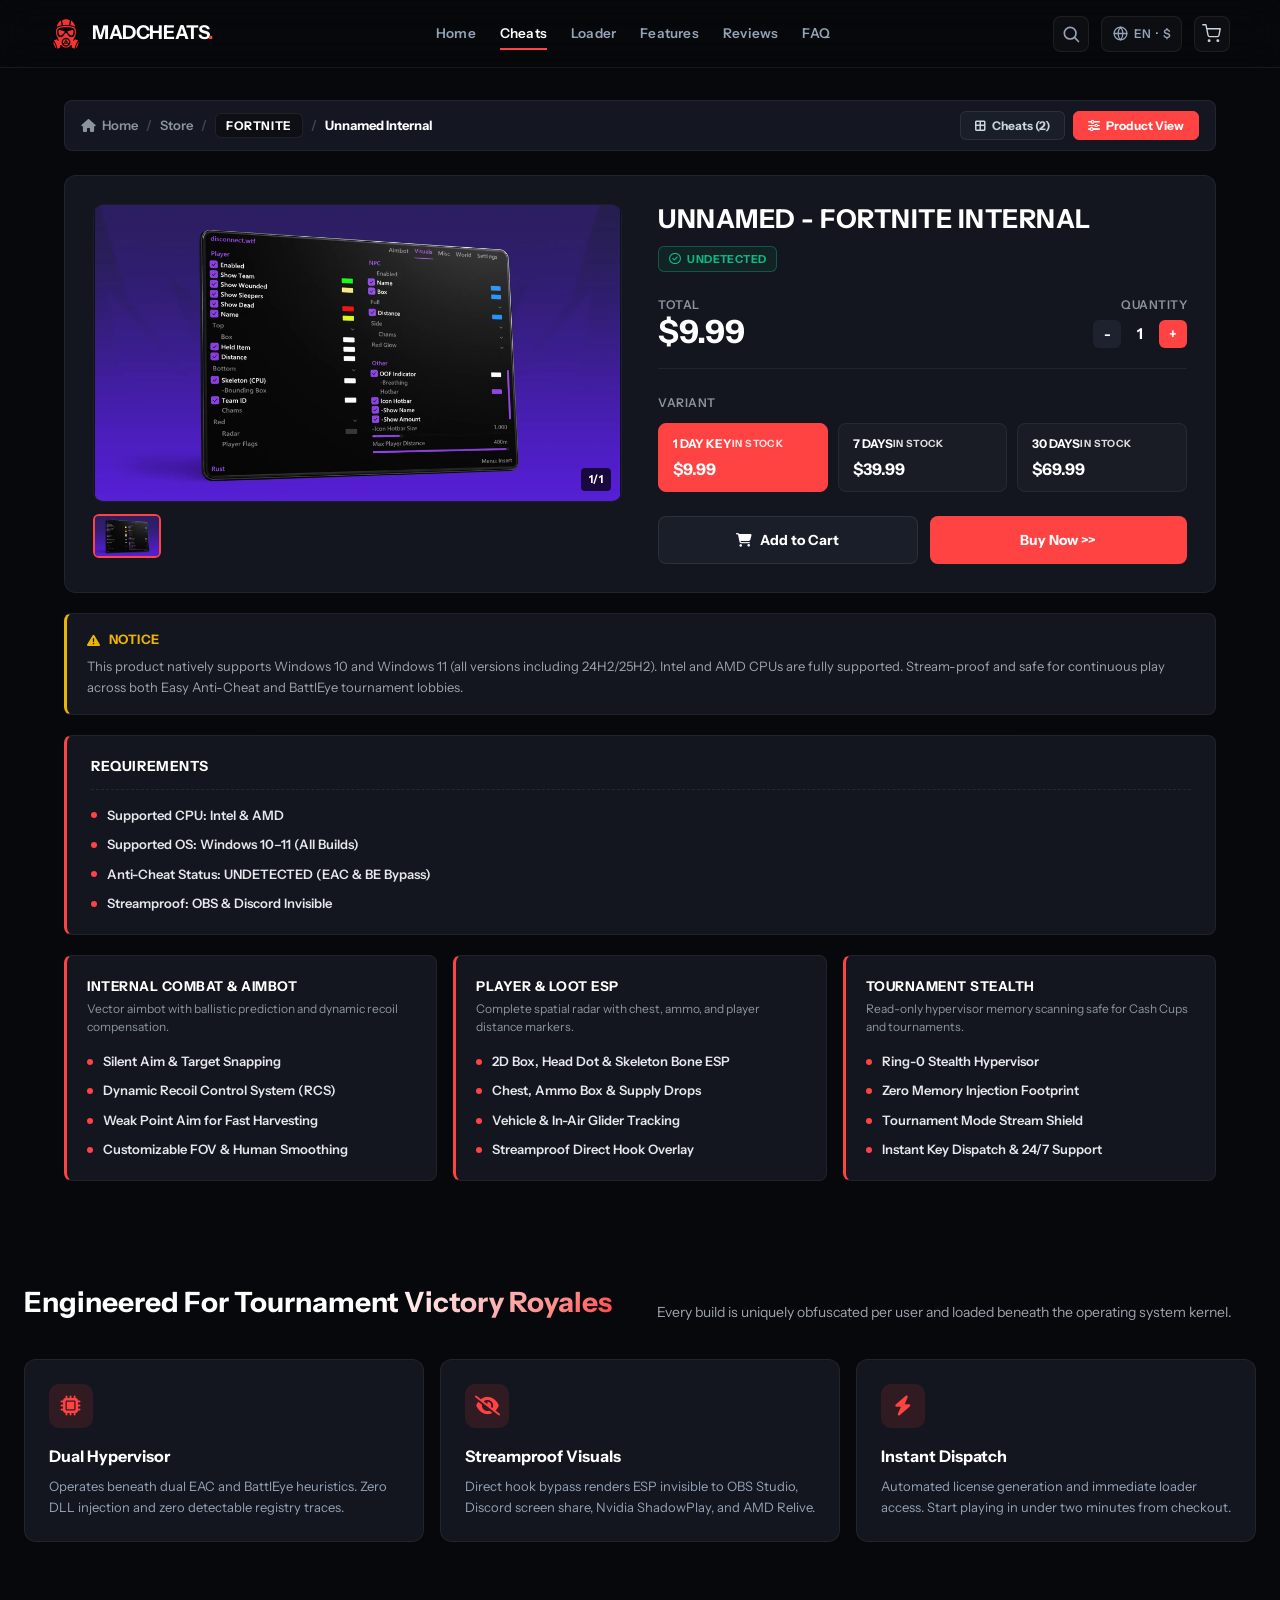
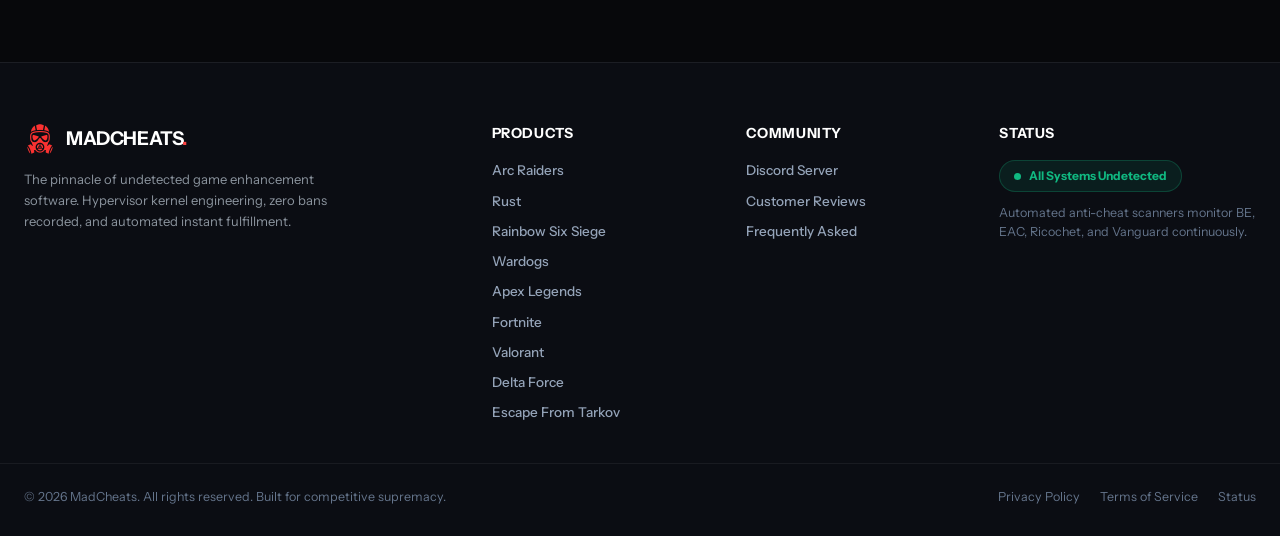
<file: fortnite.html>
<!DOCTYPE html>
<html lang="en">
<head>
  <meta charset="utf-8">
  <meta name="viewport" content="width=device-width, initial-scale=1">
  <title>Fortnite Cheats — Undetected Aimbot &amp; ESP | MadCheats</title>
  <meta name="description" content="Dominate Fortnite tournaments with undetected private cheats. EAC and BattlEye bypass, silent aimbot, player skeleton ESP, loot crate radar, and streamproof overlay. Instant key delivery.">
  <meta name="theme-color" content="#ff4343">
  <meta property="og:type" content="website">
  <meta property="og:site_name" content="MadCheats">
  <meta property="og:title" content="Fortnite Cheats — Undetected Aimbot &amp; ESP | MadCheats">
  <meta property="og:description" content="Dominate Fortnite tournaments with undetected private cheats. EAC and BattlEye bypass, silent aimbot, player skeleton ESP, loot crate radar, and streamproof overlay. Instant key delivery.">
  <meta property="og:image" content="assets/images/mascot.jpg">
  <meta property="og:image:alt" content="MadCheats Mascot">
  <meta name="twitter:card" content="summary_large_image">
  <meta name="twitter:title" content="Fortnite Cheats — Undetected Aimbot &amp; ESP | MadCheats">
  <meta name="twitter:description" content="Dominate Fortnite tournaments with undetected private cheats. EAC and BattlEye bypass, silent aimbot, player skeleton ESP, loot crate radar, and streamproof overlay. Instant key delivery.">
  <meta name="twitter:image" content="assets/images/mascot.jpg">
  <link rel="icon" type="image/png" href="assets/images/favicon.png">
  <link rel="shortcut icon" href="assets/images/favicon.ico">
  <link rel="apple-touch-icon" href="assets/images/logo.png">
  <link rel="stylesheet" href="https://cdnjs.cloudflare.com/ajax/libs/font-awesome/6.5.2/css/all.min.css">
  <link rel="stylesheet" href="css/style.css">
</head>
<body>

  <header class="site-header is-home" id="navbar">
    <div class="header-lead sf-rsz2">
      <a href="index.html" class="site-logo" aria-label="MadCheats home">
        <img src="assets/images/logo.png" alt="MadCheats" class="site-logo-icon">
        <span>MADCHEATS<span class="brand-dot">.</span></span>
      </a>
    </div>

    <nav class="nav-menu" aria-label="Main Navigation">
      <a href="index.html" class="nav-link">Home</a>
      <a href="index.html#popular-cheats" class="nav-link active">Cheats</a>
      <a href="index.html#loader" class="nav-link">Loader</a>
      <a href="index.html#bento-tech" class="nav-link">Features</a>
      <a href="index.html#reviews" class="nav-link">Reviews</a>
      <a href="index.html#faq" class="nav-link">FAQ</a>
    </nav>

    <div class="header-actions">
      <button class="header-search-btn" id="searchTriggerBtn" type="button" aria-label="Search software">
        <svg viewBox="0 0 24 24" width="20" height="20" fill="none" stroke="currentColor" stroke-width="2" stroke-linecap="round" stroke-linejoin="round" aria-hidden="true">
          <circle cx="11" cy="11" r="7"></circle><path d="m21 21-4.3-4.3"></path>
        </svg>
      </button>

      <button type="button" class="prefs-button" aria-label="Change language or currency">
        <svg viewBox="0 0 24 24" width="17" height="17" fill="none" stroke="currentColor" stroke-width="1.8" stroke-linecap="round" stroke-linejoin="round" aria-hidden="true">
          <circle cx="12" cy="12" r="9"></circle>
          <path d="M3 12h18"></path>
          <path d="M12 3a13.5 13.5 0 0 1 0 18a13.5 13.5 0 0 1 0-18"></path>
        </svg>
        <span class="prefs-lang">EN</span>
        <span class="prefs-dot" aria-hidden="true">&middot;</span>
        <span class="prefs-cur">$</span>
      </button>

      <a href="cart.html" class="cart-button" id="cartToggleBtn" aria-label="Shopping Cart">
        <svg viewBox="0 0 24 24" width="19" height="19" fill="none" stroke="currentColor" stroke-width="1.7" stroke-linecap="round" stroke-linejoin="round" aria-hidden="true">
          <circle cx="9" cy="21" r="1"></circle>
          <circle cx="20" cy="21" r="1"></circle>
          <path d="M1 1h4l2.68 13.39a2 2 0 0 0 2 1.61h9.72a2 2 0 0 0 2-1.61L23 6H6"></path>
        </svg>
        <span class="cart-badge">0</span>
      </a>
    </div>
  </header>

  <main>
    <div class="bc-page-container">
      <div class="bc-top-bar">
        <div class="bc-breadcrumbs">
          <a href="index.html" class="bc-crumb-link"><i class="fa-solid fa-house"></i> Home</a>
          <span class="bc-sep">/</span>
          <a href="index.html#popular-cheats" class="bc-crumb-link">Store</a>
          <span class="bc-sep">/</span>
          <button type="button" class="bc-crumb-btn" id="bcGameCrumb">FORTNITE</button>
          <span class="bc-sep bc-crumb-cheat-sep" id="bcCrumbSep">/</span>
          <span class="bc-crumb-current" id="bcCrumbCheatTitle">Nebula - Fortnite External</span>
        </div>
        <div class="bc-top-actions">
          <button type="button" class="bc-view-toggle-btn" id="bcViewGridBtn"><i class="fa-solid fa-border-all"></i> Cheats (2)</button>
          <button type="button" class="bc-view-toggle-btn active" id="bcViewProductBtn"><i class="fa-solid fa-sliders"></i> Product View</button>
        </div>
      </div>

      <div class="bc-grid-view hidden" id="bcGridView">
        <div class="bc-cards-grid">
          <div class="bc-cheat-card js-card-select" data-cheat="unnamed_internal">
            <div class="bc-card-img-wrap">
              <img src="assets/images/bearcheats/1103364.webp" onerror="this.onerror=null;this.src='https://bearcheats.net/storage/images/1103364.webp'" alt="Unnamed - Fortnite Internal" loading="lazy">
            </div>
            <div class="bc-card-title">Unnamed - Fortnite Internal</div>
            <div class="bc-card-meta">
              <div class="bc-from-badge">
                <span class="bc-from-label">FROM</span>
                <span class="bc-from-price">$9.99</span>
              </div>
              <div class="bc-undetected-badge">
                <i class="fa-regular fa-circle-check"></i> UNDETECTED
              </div>
            </div>
            <button type="button" class="bc-card-buy-btn js-buy-from-grid" data-cheat="unnamed_internal">
              <i class="fa-solid fa-bag-shopping"></i> Buy now
            </button>
          </div>

          <div class="bc-cheat-card js-card-select" data-cheat="unnamed_external">
            <div class="bc-card-img-wrap">
              <img src="assets/images/bearcheats/1103375.webp" onerror="this.onerror=null;this.src='https://bearcheats.net/storage/images/1103375.webp'" alt="Unnamed - Fortnite External" loading="lazy">
            </div>
            <div class="bc-card-title">Unnamed - Fortnite External</div>
            <div class="bc-card-meta">
              <div class="bc-from-badge">
                <span class="bc-from-label">FROM</span>
                <span class="bc-from-price">$8.99</span>
              </div>
              <div class="bc-undetected-badge">
                <i class="fa-regular fa-circle-check"></i> UNDETECTED
              </div>
            </div>
            <button type="button" class="bc-card-buy-btn js-buy-from-grid" data-cheat="unnamed_external">
              <i class="fa-solid fa-bag-shopping"></i> Buy now
            </button>
          </div>
        </div>
      </div>

      <div class="bc-product-view" id="bcProductView">
        <div class="bc-product-card">
          <div class="bc-media-col">
            <div class="bc-preview-frame">
              <img id="bcPreviewImg" src="assets/images/bearcheats/1103364.webp" onerror="this.onerror=null;this.src='https://bearcheats.net/storage/images/1103364.webp'" alt="Fortnite Cheat Preview" loading="lazy">
              <div class="bc-page-counter">1/1</div>
            </div>
            <div class="bc-thumbs-row">
              <div class="bc-thumb" id="bcThumbBox">
                <img id="bcThumbImg" src="assets/images/bearcheats/1103364.webp" onerror="this.onerror=null;this.src='https://bearcheats.net/storage/images/1103364.webp'" alt="Thumbnail">
              </div>
            </div>
          </div>

          <div class="bc-info-col">
            <h1 class="bc-title" id="bcProductTitle">NEBULA - FORTNITE EXTERNAL</h1>
            <div>
              <div class="bc-undetected-badge">
                <i class="fa-regular fa-circle-check"></i> UNDETECTED
              </div>
            </div>

            <div class="bc-row-total-qty">
              <div class="bc-total-group">
                <span class="bc-subhead">Total</span>
                <span class="bc-total-val" id="bcTotalAmount">$10.00</span>
              </div>
              <div class="bc-qty-group">
                <span class="bc-subhead">Quantity</span>
                <div class="bc-stepper">
                  <button type="button" class="bc-step-btn minus" id="bcQtyMinus">-</button>
                  <span class="bc-step-num" id="bcQtyVal">1</span>
                  <button type="button" class="bc-step-btn plus" id="bcQtyPlus">+</button>
                </div>
              </div>
            </div>

            <div class="bc-variant-group">
              <span class="bc-subhead">Variant</span>
              <div class="bc-variants-grid" id="bcVariantsGrid"></div>
            </div>

            <div class="bc-actions-row">
              <button type="button" class="bc-btn-cart" id="bcAddToCartBtn">
                <i class="fa-solid fa-cart-shopping"></i> Add to Cart
              </button>
              <button type="button" class="bc-btn-buy" id="bcBuyNowBtn">
                Buy Now &gt;&gt;
              </button>
            </div>
          </div>
        </div>

        <div class="bc-notice-box">
          <div class="bc-notice-hdr">
            <i class="fa-solid fa-triangle-exclamation"></i> NOTICE
          </div>
          <div class="bc-notice-text">
            This product natively supports Windows 10 and Windows 11 (all versions including 24H2/25H2). Intel and AMD CPUs are fully supported. Stream-proof and safe for continuous play across both Easy Anti-Cheat and BattlEye tournament lobbies.
          </div>
        </div>

        <div class="bc-reqs-box">
          <div class="bc-reqs-title">REQUIREMENTS</div>
          <ul class="bc-dot-list" id="bcReqsList">
            <li class="bc-dot-item"><span class="bc-dot-bullet"></span> Supported CPU: Intel &amp; AMD</li>
            <li class="bc-dot-item"><span class="bc-dot-bullet"></span> Supported OS: Windows 10–11 (All Builds)</li>
            <li class="bc-dot-item"><span class="bc-dot-bullet"></span> Anti-Cheat Status: UNDETECTED (EAC &amp; BE)</li>
          </ul>
        </div>

        <div class="bc-features-grid" id="bcFeaturesGrid"></div>
      </div>
    </div>

    <section class="section-wrap" style="padding: 20px 0 60px;">
      <div class="container">
        <div class="sec-header" style="text-align: center; margin-bottom: 36px;">
          <h2 class="sec-title" style="font-size: 28px; font-weight: 800; color: #fff;">
            Engineered For <span class="gradient-text">Tournament Victory Royales</span>
          </h2>
          <p class="sec-subtitle" style="font-size: 14px; color: #9ca3af; max-width: 580px; margin: 8px auto 0;">
            Every build is uniquely obfuscated per user and loaded beneath the operating system kernel.
          </p>
        </div>

        <div class="bento-grid" style="display: grid; grid-template-columns: repeat(3, 1fr); gap: 16px;">
          <div class="bento-card" style="background: #13161f; border: 1px solid rgba(255,255,255,0.06); border-radius: 12px; padding: 24px;">
            <div style="width: 44px; height: 44px; border-radius: 10px; background: rgba(255,67,67,0.12); color: #ff4343; display: flex; align-items: center; justify-content: center; font-size: 20px; margin-bottom: 16px;">
              <i class="fa-solid fa-microchip"></i>
            </div>
            <h3 style="font-size: 16px; font-weight: 800; color: #fff; margin-bottom: 8px;">Dual Hypervisor</h3>
            <p style="font-size: 13px; color: #94a3b8; line-height: 1.6;">Operates beneath dual EAC and BattlEye heuristics. Zero DLL injection and zero detectable registry traces.</p>
          </div>

          <div class="bento-card" style="background: #13161f; border: 1px solid rgba(255,255,255,0.06); border-radius: 12px; padding: 24px;">
            <div style="width: 44px; height: 44px; border-radius: 10px; background: rgba(255,67,67,0.12); color: #ff4343; display: flex; align-items: center; justify-content: center; font-size: 20px; margin-bottom: 16px;">
              <i class="fa-solid fa-eye-slash"></i>
            </div>
            <h3 style="font-size: 16px; font-weight: 800; color: #fff; margin-bottom: 8px;">Streamproof Visuals</h3>
            <p style="font-size: 13px; color: #94a3b8; line-height: 1.6;">Direct hook bypass renders ESP invisible to OBS Studio, Discord screen share, Nvidia ShadowPlay, and AMD Relive.</p>
          </div>

          <div class="bento-card" style="background: #13161f; border: 1px solid rgba(255,255,255,0.06); border-radius: 12px; padding: 24px;">
            <div style="width: 44px; height: 44px; border-radius: 10px; background: rgba(255,67,67,0.12); color: #ff4343; display: flex; align-items: center; justify-content: center; font-size: 20px; margin-bottom: 16px;">
              <i class="fa-solid fa-bolt"></i>
            </div>
            <h3 style="font-size: 16px; font-weight: 800; color: #fff; margin-bottom: 8px;">Instant Dispatch</h3>
            <p style="font-size: 13px; color: #94a3b8; line-height: 1.6;">Automated license generation and immediate loader access. Start playing in under two minutes from checkout.</p>
          </div>
        </div>
      </div>
    </section>
  </main>

  <footer class="footer">
    <div class="footer-top">
      <div class="footer-col brand-col">
        <a href="index.html" class="site-logo">
          <img src="assets/images/logo.png" alt="MadCheats" class="site-logo-icon">
          <span>MADCHEATS<span class="brand-dot">.</span></span>
        </a>
        <p class="footer-desc">
          The pinnacle of undetected game enhancement software. Hypervisor kernel engineering, zero bans recorded, and automated instant fulfillment.
        </p>
      </div>

      <div class="footer-col">
        <div class="footer-title">Products</div>
        <ul class="footer-links">
          <li><a href="arc.html">Arc Raiders</a></li>
          <li><a href="rust.html">Rust</a></li>
          <li><a href="r6.html">Rainbow Six Siege</a></li>
          <li><a href="wardogs.html">Wardogs</a></li>
          <li><a href="apex.html">Apex Legends</a></li>
          <li><a href="fortnite.html">Fortnite</a></li>
          <li><a href="valorant.html">Valorant</a></li>
          <li><a href="delta_force.html">Delta Force</a></li>
          <li><a href="eft.html">Escape From Tarkov</a></li>
        </ul>
      </div>

      <div class="footer-col">
        <div class="footer-title">Community</div>
        <ul class="footer-links">
          <li><a href="https://discord.gg/madcheats" target="_blank" rel="noopener noreferrer">Discord Server</a></li>
          <li><a href="index.html#reviews">Customer Reviews</a></li>
          <li><a href="index.html#faq">Frequently Asked</a></li>
        </ul>
      </div>

      <div class="footer-col">
        <div class="footer-title">Status</div>
        <div class="footer-status-pill">
          <span class="dot"></span>
          <span>All Systems Undetected</span>
        </div>
        <p class="footer-subtext">Automated anti-cheat scanners monitor BE, EAC, Ricochet, and Vanguard continuously.</p>
      </div>
    </div>

    <div class="footer-bottom">
      <div class="footer-copy">&copy; 2026 MadCheats. All rights reserved. Built for competitive supremacy.</div>
      <div class="footer-legal">
        <a href="#">Privacy Policy</a>
        <a href="#">Terms of Service</a>
        <a href="#">Status</a>
      </div>
    </div>
  </footer>

  <script src="js/main.js"></script>
  <script>
    document.addEventListener('DOMContentLoaded', () => {
      const FORTNITE_CHEATS = {
        unnamed_internal: {
          id: 'fortnite-unnamed-internal',
          key: 'unnamed_internal',
          productId: 887815,
          title: 'UNNAMED - FORTNITE INTERNAL',
          shortTitle: 'Unnamed Internal',
          image: 'assets/images/bearcheats/1103364.webp',
          variants: [
            { name: '1 Day Key', price: 9.99, variantId: 1736071, stock: 'In Stock' },
            { name: '7 Days', price: 39.99, variantId: 1736072, stock: 'In Stock' },
            { name: '30 Days', price: 69.99, variantId: 1736073, stock: 'In Stock' }
          ],
          requirements: [
            'Supported CPU: Intel & AMD',
            'Supported OS: Windows 10–11 (All Builds)',
            'Anti-Cheat Status: UNDETECTED (EAC & BE Bypass)',
            'Streamproof: OBS & Discord Invisible'
          ],
          features: [
            {
              title: 'INTERNAL COMBAT & AIMBOT',
              desc: 'Vector aimbot with ballistic prediction and dynamic recoil compensation.',
              bullets: [
                'Silent Aim & Target Snapping',
                'Dynamic Recoil Control System (RCS)',
                'Weak Point Aim for Fast Harvesting',
                'Customizable FOV & Human Smoothing'
              ]
            },
            {
              title: 'PLAYER & LOOT ESP',
              desc: 'Complete spatial radar with chest, ammo, and player distance markers.',
              bullets: [
                '2D Box, Head Dot & Skeleton Bone ESP',
                'Chest, Ammo Box & Supply Drops',
                'Vehicle & In-Air Glider Tracking',
                'Streamproof Direct Hook Overlay'
              ]
            },
            {
              title: 'TOURNAMENT STEALTH',
              desc: 'Read-only hypervisor memory scanning safe for Cash Cups and tournaments.',
              bullets: [
                'Ring-0 Stealth Hypervisor',
                'Zero Memory Injection Footprint',
                'Tournament Mode Stream Shield',
                'Instant Key Dispatch & 24/7 Support'
              ]
            }
          ]
        },
        unnamed_external: {
          id: 'fortnite-unnamed-external',
          key: 'unnamed_external',
          productId: 887820,
          title: 'UNNAMED - FORTNITE EXTERNAL',
          shortTitle: 'Unnamed External',
          image: 'assets/images/bearcheats/1103375.webp',
          variants: [
            { name: '1 Day Key', price: 8.99, variantId: 1736080, stock: 'In Stock' },
            { name: '7 Days', price: 34.99, variantId: 1736081, stock: 'In Stock' },
            { name: '30 Days', price: 64.99, variantId: 1736082, stock: 'In Stock' }
          ],
          requirements: [
            'Supported CPU: Intel & AMD',
            'Supported OS: Windows 10–11 (All Builds)',
            'Anti-Cheat Status: UNDETECTED (Read-Only DMA/Kernel)',
            'Streamproof: OBS & Discord Invisible'
          ],
          features: [
            {
              title: 'EXTERNAL READ-ONLY COMBAT',
              desc: 'Zero memory writes for absolute stability and safety.',
              bullets: [
                'Projectile Bullet Drop Compensation',
                'Directional Snaplines & Arrows',
                'Weak Spot Instant Lock',
                'Humanized Smooth FOV Sliders'
              ]
            },
            {
              title: 'TIER RADAR & LOOT',
              desc: 'Color-coded item rarity radar and standalone mini-map HUD.',
              bullets: [
                'Mythic & Legendary Item Radar',
                'Llama & Supply Drop Alerts',
                'Standalone Mini-Map Radar HUD',
                'Audible Footstep Elevation Radar'
              ]
            },
            {
              title: 'SECURITY ARCHITECTURE',
              desc: 'Unique cryptographic polymorphic binary with hardware spoofer included.',
              bullets: [
                'Private Unique Binary Build',
                'Built-in Hardware Spoofer',
                'Zero Ban Record Across All Seasons',
                'VIP Discord Priority Channel'
              ]
            }
          ]
        }
      };

      let currentCheat = FORTNITE_CHEATS.unnamed_internal;
      let selectedVariant = currentCheat.variants[0];
      let currentQty = 1;

      const gridView = document.getElementById('bcGridView');
      const productView = document.getElementById('bcProductView');
      const viewGridBtn = document.getElementById('bcViewGridBtn');
      const viewProductBtn = document.getElementById('bcViewProductBtn');
      const gameCrumb = document.getElementById('bcGameCrumb');
      const crumbCheatTitle = document.getElementById('bcCrumbCheatTitle');
      const crumbSep = document.getElementById('bcCrumbSep');

      const previewImg = document.getElementById('bcPreviewImg');
      const thumbImg = document.getElementById('bcThumbImg');
      const productTitle = document.getElementById('bcProductTitle');
      const totalAmount = document.getElementById('bcTotalAmount');
      const qtyVal = document.getElementById('bcQtyVal');
      const qtyMinus = document.getElementById('bcQtyMinus');
      const qtyPlus = document.getElementById('bcQtyPlus');
      const variantsGrid = document.getElementById('bcVariantsGrid');
      const reqsList = document.getElementById('bcReqsList');
      const featuresGrid = document.getElementById('bcFeaturesGrid');
      const addToCartBtn = document.getElementById('bcAddToCartBtn');
      const buyNowBtn = document.getElementById('bcBuyNowBtn');
      const mascotBtn = document.getElementById('mascotCtaBtn');

      function renderProduct(cheatKey) {
        currentCheat = FORTNITE_CHEATS[cheatKey] || FORTNITE_CHEATS.unnamed_internal;
        selectedVariant = currentCheat.variants[0];
        currentQty = 1;

        previewImg.src = currentCheat.image;
        previewImg.alt = currentCheat.title;
        thumbImg.src = currentCheat.image;
        thumbImg.alt = currentCheat.title;
        productTitle.textContent = currentCheat.title;
        crumbCheatTitle.textContent = currentCheat.shortTitle;
        crumbCheatTitle.style.display = 'inline';
        crumbSep.style.display = 'inline';

        qtyVal.textContent = currentQty;
        updateTotal();

        variantsGrid.innerHTML = '';
        currentCheat.variants.forEach((v, idx) => {
          const btn = document.createElement('button');
          btn.type = 'button';
          btn.className = `bc-variant-btn ${idx === 0 ? 'active' : 'inactive'}`;
          btn.innerHTML = `
            <div class="bc-v-line">
              <span class="bc-v-title">${v.name}</span>
              <span class="bc-v-stock">${v.stock}</span>
            </div>
            <div class="bc-v-price">$${v.price.toFixed(2)}</div>
          `;
          btn.addEventListener('click', () => {
            variantsGrid.querySelectorAll('.bc-variant-btn').forEach(b => {
              b.className = 'bc-variant-btn inactive';
            });
            btn.className = 'bc-variant-btn active';
            selectedVariant = v;
            updateTotal();
          });
          variantsGrid.appendChild(btn);
        });

        reqsList.innerHTML = '';
        currentCheat.requirements.forEach(req => {
          const li = document.createElement('li');
          li.className = 'bc-dot-item';
          li.innerHTML = `<span class="bc-dot-bullet"></span> ${req}`;
          reqsList.appendChild(li);
        });

        featuresGrid.innerHTML = '';
        currentCheat.features.forEach(f => {
          const col = document.createElement('div');
          col.className = 'bc-feat-card';
          const bulletsHtml = f.bullets.map(b => `<li class="bc-dot-item"><span class="bc-dot-bullet"></span> ${b}</li>`).join('');
          col.innerHTML = `
            <div class="col-title">${f.title}</div>
            <div class="col-desc">${f.desc}</div>
            <ul class="bc-dot-list">${bulletsHtml}</ul>
          `;
          featuresGrid.appendChild(col);
        });

        gridView.classList.add('hidden');
        productView.classList.remove('hidden');
        viewProductBtn.classList.add('active');
        viewGridBtn.classList.remove('active');
        gameCrumb.classList.remove('active');
      }

      function showGrid() {
        productView.classList.add('hidden');
        gridView.classList.remove('hidden');
        viewGridBtn.classList.add('active');
        viewProductBtn.classList.remove('active');
        gameCrumb.classList.add('active');
        crumbCheatTitle.style.display = 'none';
        crumbSep.style.display = 'none';
        window.location.hash = 'all';
      }

      function updateTotal() {
        const total = (selectedVariant.price * currentQty).toFixed(2);
        totalAmount.textContent = `$${total}`;
      }

      qtyMinus.addEventListener('click', () => {
        if (currentQty > 1) {
          currentQty--;
          qtyVal.textContent = currentQty;
          updateTotal();
        }
      });

      qtyPlus.addEventListener('click', () => {
        if (currentQty < 20) {
          currentQty++;
          qtyVal.textContent = currentQty;
          updateTotal();
        }
      });

      viewGridBtn.addEventListener('click', showGrid);
      gameCrumb.addEventListener('click', showGrid);
      if (mascotBtn) mascotBtn.addEventListener('click', (e) => {
        e.preventDefault();
        showGrid();
        window.scrollTo({ top: 120, behavior: 'smooth' });
      });
      viewProductBtn.addEventListener('click', () => {
        renderProduct(currentCheat.key);
      });

      document.querySelectorAll('.js-card-select').forEach(card => {
        card.addEventListener('click', (e) => {
          if (e.target.closest('.bc-card-buy-btn')) return;
          const cheat = card.getAttribute('data-cheat');
          renderProduct(cheat);
          window.location.hash = cheat;
          window.scrollTo({ top: 120, behavior: 'smooth' });
        });
      });

      document.querySelectorAll('.js-buy-from-grid').forEach(btn => {
        btn.addEventListener('click', (e) => {
          e.stopPropagation();
          const cheat = btn.getAttribute('data-cheat');
          renderProduct(cheat);
          window.location.hash = cheat;
          window.scrollTo({ top: 120, behavior: 'smooth' });
        });
      });

      function addCurrentToCart(redirectToCart = true) {
        if (!window.MadCheatsCart) return;
        for (let i = 0; i < currentQty; i++) {
          window.MadCheatsCart.addToCart({
            id: `${currentCheat.productId}-${selectedVariant.variantId}`,
            productId: currentCheat.productId,
            variantId: selectedVariant.variantId,
            gameKey: 'fortnite',
            gameTitle: 'Fortnite',
            cheatName: currentCheat.shortTitle,
            edition: 'Undetected Ring-0',
            durationKey: selectedVariant.name,
            durationName: selectedVariant.name,
            price: selectedVariant.price,
            image: currentCheat.image
          });
        }
        if (redirectToCart) {
          window.location.href = 'cart.html';
        }
      }

      addToCartBtn.addEventListener('click', () => {
        addCurrentToCart(true);
      });

      buyNowBtn.addEventListener('click', () => {
        addCurrentToCart(false);
        if (window.MadCheatsCart && typeof window.MadCheatsCart.checkout === 'function') {
          window.MadCheatsCart.checkout(buyNowBtn);
        } else {
          window.location.href = 'cart.html?checkout=true';
        }
      });

      const hash = window.location.hash.replace('#', '').toLowerCase();
      if (hash === 'all' || hash === 'category') {
        showGrid();
      } else if (hash === 'unnamed_external' || hash === 'unnamed-external') {
        renderProduct('unnamed_external');
      } else {
        renderProduct('unnamed_internal');
      }
    });
  </script>
</body>
</html>
</file>
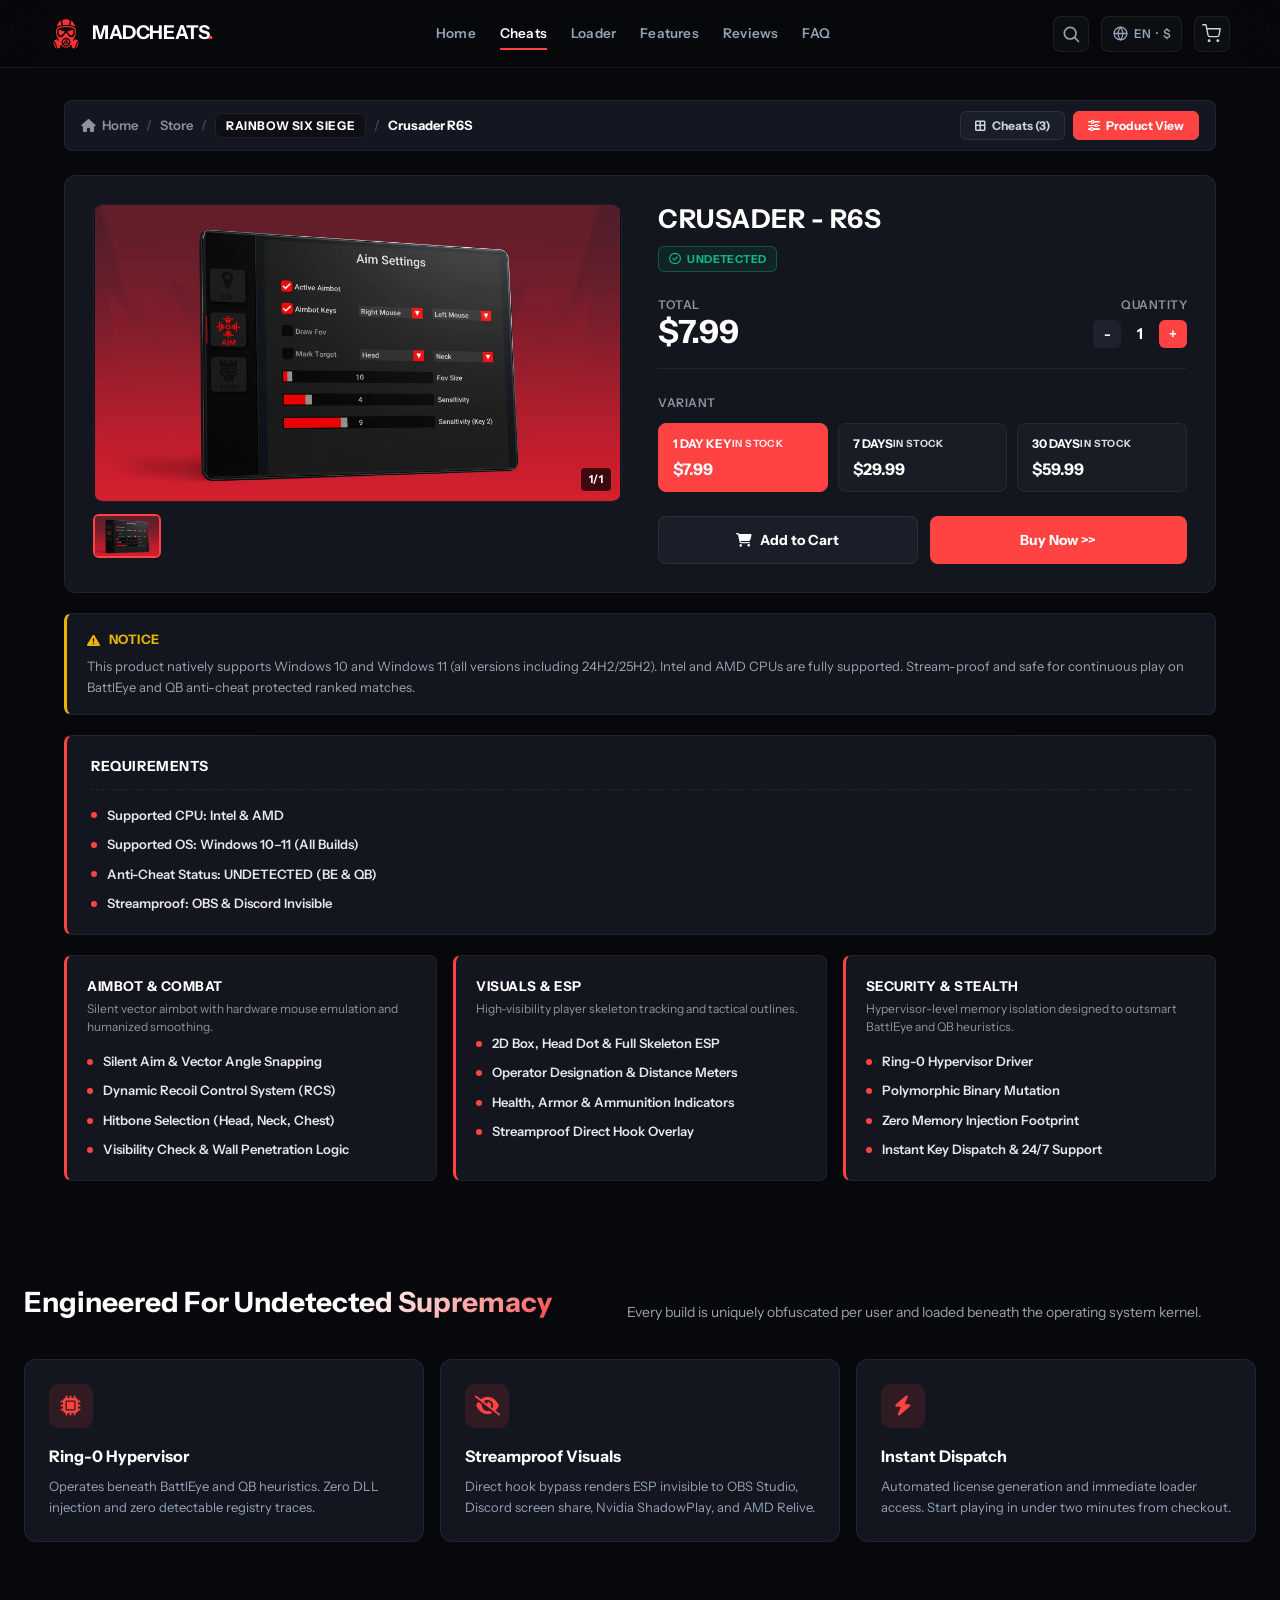
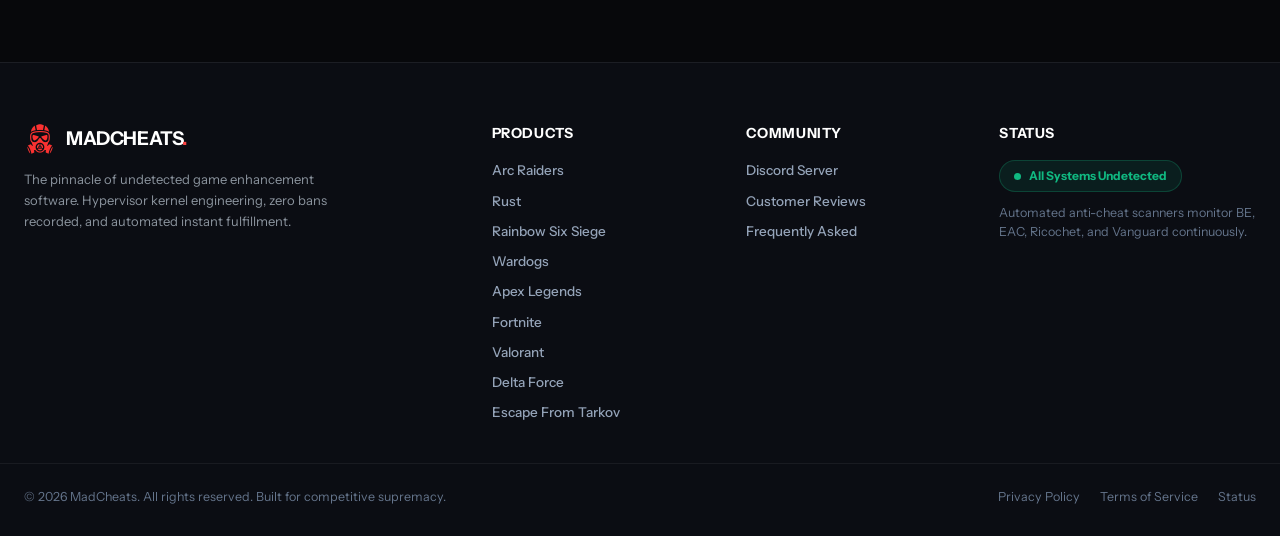
<file: r6.html>
<!DOCTYPE html>
<html lang="en">
<head>
  <meta charset="utf-8">
  <meta name="viewport" content="width=device-width, initial-scale=1">
  <title>Rainbow Six Siege Cheats — Undetected Aimbot &amp; ESP | MadCheats</title>
  <meta name="description" content="Dominate Rainbow Six Siege with undetected private cheats. BattlEye and QB bypass, silent aimbot, player skeleton ESP, gadget ESP, and recoil control. Instant key delivery.">
  <meta name="theme-color" content="#ff4343">
  <meta property="og:type" content="website">
  <meta property="og:site_name" content="MadCheats">
  <meta property="og:title" content="Rainbow Six Siege Cheats — Undetected Aimbot &amp; ESP | MadCheats">
  <meta property="og:description" content="Dominate Rainbow Six Siege with undetected private cheats. BattlEye and QB bypass, silent aimbot, player skeleton ESP, gadget ESP, and recoil control. Instant key delivery.">
  <meta property="og:image" content="assets/images/mascot.jpg">
  <meta property="og:image:alt" content="MadCheats Mascot">
  <meta name="twitter:card" content="summary_large_image">
  <meta name="twitter:title" content="Rainbow Six Siege Cheats — Undetected Aimbot &amp; ESP | MadCheats">
  <meta name="twitter:description" content="Dominate Rainbow Six Siege with undetected private cheats. BattlEye and QB bypass, silent aimbot, player skeleton ESP, gadget ESP, and recoil control. Instant key delivery.">
  <meta name="twitter:image" content="assets/images/mascot.jpg">
  <link rel="icon" type="image/png" href="assets/images/favicon.png">
  <link rel="shortcut icon" href="assets/images/favicon.ico">
  <link rel="apple-touch-icon" href="assets/images/logo.png">
  <link rel="stylesheet" href="https://cdnjs.cloudflare.com/ajax/libs/font-awesome/6.5.2/css/all.min.css">
  <link rel="stylesheet" href="css/style.css">
</head>
<body>

  <header class="site-header is-home" id="navbar">
    <div class="header-lead sf-rsz2">
      <a href="index.html" class="site-logo" aria-label="MadCheats home">
        <img src="assets/images/logo.png" alt="MadCheats" class="site-logo-icon">
        <span>MADCHEATS<span class="brand-dot">.</span></span>
      </a>
    </div>

    <nav class="nav-menu" aria-label="Main Navigation">
      <a href="index.html" class="nav-link">Home</a>
      <a href="index.html#popular-cheats" class="nav-link active">Cheats</a>
      <a href="index.html#loader" class="nav-link">Loader</a>
      <a href="index.html#bento-tech" class="nav-link">Features</a>
      <a href="index.html#reviews" class="nav-link">Reviews</a>
      <a href="index.html#faq" class="nav-link">FAQ</a>
    </nav>

    <div class="header-actions">
      <button class="header-search-btn" id="searchTriggerBtn" type="button" aria-label="Search software">
        <svg viewBox="0 0 24 24" width="20" height="20" fill="none" stroke="currentColor" stroke-width="2" stroke-linecap="round" stroke-linejoin="round" aria-hidden="true">
          <circle cx="11" cy="11" r="7"></circle><path d="m21 21-4.3-4.3"></path>
        </svg>
      </button>

      <button type="button" class="prefs-button" aria-label="Change language or currency">
        <svg viewBox="0 0 24 24" width="17" height="17" fill="none" stroke="currentColor" stroke-width="1.8" stroke-linecap="round" stroke-linejoin="round" aria-hidden="true">
          <circle cx="12" cy="12" r="9"></circle>
          <path d="M3 12h18"></path>
          <path d="M12 3a13.5 13.5 0 0 1 0 18a13.5 13.5 0 0 1 0-18"></path>
        </svg>
        <span class="prefs-lang">EN</span>
        <span class="prefs-dot" aria-hidden="true">&middot;</span>
        <span class="prefs-cur">$</span>
      </button>

      <a href="cart.html" class="cart-button" id="cartToggleBtn" aria-label="Shopping Cart">
        <svg viewBox="0 0 24 24" width="19" height="19" fill="none" stroke="currentColor" stroke-width="1.7" stroke-linecap="round" stroke-linejoin="round" aria-hidden="true">
          <circle cx="9" cy="21" r="1"></circle>
          <circle cx="20" cy="21" r="1"></circle>
          <path d="M1 1h4l2.68 13.39a2 2 0 0 0 2 1.61h9.72a2 2 0 0 0 2-1.61L23 6H6"></path>
        </svg>
        <span class="cart-badge">0</span>
      </a>
    </div>
  </header>

  <main>
    <div class="bc-page-container">
      <div class="bc-top-bar">
        <div class="bc-breadcrumbs">
          <a href="index.html" class="bc-crumb-link"><i class="fa-solid fa-house"></i> Home</a>
          <span class="bc-sep">/</span>
          <a href="index.html#popular-cheats" class="bc-crumb-link">Store</a>
          <span class="bc-sep">/</span>
          <button type="button" class="bc-crumb-btn" id="bcGameCrumb">RAINBOW SIX SIEGE</button>
          <span class="bc-sep bc-crumb-cheat-sep" id="bcCrumbSep">/</span>
          <span class="bc-crumb-current" id="bcCrumbCheatTitle">Inferno - R6 Full</span>
        </div>
        <div class="bc-top-actions">
          <button type="button" class="bc-view-toggle-btn" id="bcViewGridBtn"><i class="fa-solid fa-border-all"></i> Cheats (3)</button>
          <button type="button" class="bc-view-toggle-btn active" id="bcViewProductBtn"><i class="fa-solid fa-sliders"></i> Product View</button>
        </div>
      </div>

      <div class="bc-grid-view hidden" id="bcGridView">
        <div class="bc-cards-grid">
          <div class="bc-cheat-card js-card-select" data-cheat="crusader">
            <div class="bc-card-img-wrap">
              <img src="assets/images/bearcheats/1103360.webp" onerror="this.onerror=null;this.src='https://bearcheats.net/storage/images/1103360.webp'" alt="Crusader - R6S Menu" loading="lazy">
            </div>
            <div class="bc-card-title">Crusader - R6S</div>
            <div class="bc-card-meta">
              <div class="bc-from-badge">
                <span class="bc-from-label">FROM</span>
                <span class="bc-from-price">$7.99</span>
              </div>
              <div class="bc-undetected-badge">
                <i class="fa-regular fa-circle-check"></i> UNDETECTED
              </div>
            </div>
            <button type="button" class="bc-card-buy-btn js-buy-from-grid" data-cheat="crusader">
              <i class="fa-solid fa-bag-shopping"></i> Buy now
            </button>
          </div>

          <div class="bc-cheat-card js-card-select" data-cheat="ancient">
            <div class="bc-card-img-wrap">
              <img src="assets/images/bearcheats/1103375.webp" onerror="this.onerror=null;this.src='https://bearcheats.net/storage/images/1103375.webp'" alt="Ancient - R6S Cheat Menu" loading="lazy">
            </div>
            <div class="bc-card-title">Ancient - R6S</div>
            <div class="bc-card-meta">
              <div class="bc-from-badge">
                <span class="bc-from-label">FROM</span>
                <span class="bc-from-price">$7.99</span>
              </div>
              <div class="bc-undetected-badge">
                <i class="fa-regular fa-circle-check"></i> UNDETECTED
              </div>
            </div>
            <button type="button" class="bc-card-buy-btn js-buy-from-grid" data-cheat="ancient">
              <i class="fa-solid fa-bag-shopping"></i> Buy now
            </button>
          </div>
        </div>
      </div>

      <div class="bc-product-view" id="bcProductView">
        <div class="bc-product-card">
          <div class="bc-media-col">
            <div class="bc-preview-frame">
              <img id="bcPreviewImg" src="assets/images/bearcheats/1103360.webp" onerror="this.onerror=null;this.src='https://bearcheats.net/storage/images/1103360.webp'" alt="R6 Cheat Preview" loading="lazy">
              <div class="bc-page-counter">1/1</div>
            </div>
            <div class="bc-thumbs-row">
              <div class="bc-thumb" id="bcThumbBox">
                <img id="bcThumbImg" src="assets/images/bearcheats/1103360.webp" onerror="this.onerror=null;this.src='https://bearcheats.net/storage/images/1103360.webp'" alt="Thumbnail">
              </div>
            </div>
          </div>

          <div class="bc-info-col">
            <h1 class="bc-title" id="bcProductTitle">INFERNO - R6 FULL</h1>
            <div>
              <div class="bc-undetected-badge">
                <i class="fa-regular fa-circle-check"></i> UNDETECTED
              </div>
            </div>

            <div class="bc-row-total-qty">
              <div class="bc-total-group">
                <span class="bc-subhead">Total</span>
                <span class="bc-total-val" id="bcTotalAmount">$6.00</span>
              </div>
              <div class="bc-qty-group">
                <span class="bc-subhead">Quantity</span>
                <div class="bc-stepper">
                  <button type="button" class="bc-step-btn minus" id="bcQtyMinus">-</button>
                  <span class="bc-step-num" id="bcQtyVal">1</span>
                  <button type="button" class="bc-step-btn plus" id="bcQtyPlus">+</button>
                </div>
              </div>
            </div>

            <div class="bc-variant-group">
              <span class="bc-subhead">Variant</span>
              <div class="bc-variants-grid" id="bcVariantsGrid"></div>
            </div>

            <div class="bc-actions-row">
              <button type="button" class="bc-btn-cart" id="bcAddToCartBtn">
                <i class="fa-solid fa-cart-shopping"></i> Add to Cart
              </button>
              <button type="button" class="bc-btn-buy" id="bcBuyNowBtn">
                Buy Now &gt;&gt;
              </button>
            </div>
          </div>
        </div>

        <div class="bc-notice-box">
          <div class="bc-notice-hdr">
            <i class="fa-solid fa-triangle-exclamation"></i> NOTICE
          </div>
          <div class="bc-notice-text">
            This product natively supports Windows 10 and Windows 11 (all versions including 24H2/25H2). Intel and AMD CPUs are fully supported. Stream-proof and safe for continuous play on BattlEye and QB anti-cheat protected ranked matches.
          </div>
        </div>

        <div class="bc-reqs-box">
          <div class="bc-reqs-title">REQUIREMENTS</div>
          <ul class="bc-dot-list" id="bcReqsList">
            <li class="bc-dot-item"><span class="bc-dot-bullet"></span> Supported CPU: Intel &amp; AMD</li>
            <li class="bc-dot-item"><span class="bc-dot-bullet"></span> Supported OS: Windows 10–11 (All Builds)</li>
            <li class="bc-dot-item"><span class="bc-dot-bullet"></span> Anti-Cheat Status: UNDETECTED (BE &amp; QB)</li>
          </ul>
        </div>

        <div class="bc-features-grid" id="bcFeaturesGrid"></div>
      </div>
    </div>

    <section class="section-wrap" style="padding: 20px 0 60px;">
      <div class="container">
        <div class="sec-header" style="text-align: center; margin-bottom: 36px;">
          <h2 class="sec-title" style="font-size: 28px; font-weight: 800; color: #fff;">
            Engineered For <span class="gradient-text">Undetected Supremacy</span>
          </h2>
          <p class="sec-subtitle" style="font-size: 14px; color: #9ca3af; max-width: 580px; margin: 8px auto 0;">
            Every build is uniquely obfuscated per user and loaded beneath the operating system kernel.
          </p>
        </div>

        <div class="bento-grid" style="display: grid; grid-template-columns: repeat(3, 1fr); gap: 16px;">
          <div class="bento-card" style="background: #13161f; border: 1px solid rgba(255,255,255,0.06); border-radius: 12px; padding: 24px;">
            <div style="width: 44px; height: 44px; border-radius: 10px; background: rgba(255,67,67,0.12); color: #ff4343; display: flex; align-items: center; justify-content: center; font-size: 20px; margin-bottom: 16px;">
              <i class="fa-solid fa-microchip"></i>
            </div>
            <h3 style="font-size: 16px; font-weight: 800; color: #fff; margin-bottom: 8px;">Ring-0 Hypervisor</h3>
            <p style="font-size: 13px; color: #94a3b8; line-height: 1.6;">Operates beneath BattlEye and QB heuristics. Zero DLL injection and zero detectable registry traces.</p>
          </div>

          <div class="bento-card" style="background: #13161f; border: 1px solid rgba(255,255,255,0.06); border-radius: 12px; padding: 24px;">
            <div style="width: 44px; height: 44px; border-radius: 10px; background: rgba(255,67,67,0.12); color: #ff4343; display: flex; align-items: center; justify-content: center; font-size: 20px; margin-bottom: 16px;">
              <i class="fa-solid fa-eye-slash"></i>
            </div>
            <h3 style="font-size: 16px; font-weight: 800; color: #fff; margin-bottom: 8px;">Streamproof Visuals</h3>
            <p style="font-size: 13px; color: #94a3b8; line-height: 1.6;">Direct hook bypass renders ESP invisible to OBS Studio, Discord screen share, Nvidia ShadowPlay, and AMD Relive.</p>
          </div>

          <div class="bento-card" style="background: #13161f; border: 1px solid rgba(255,255,255,0.06); border-radius: 12px; padding: 24px;">
            <div style="width: 44px; height: 44px; border-radius: 10px; background: rgba(255,67,67,0.12); color: #ff4343; display: flex; align-items: center; justify-content: center; font-size: 20px; margin-bottom: 16px;">
              <i class="fa-solid fa-bolt"></i>
            </div>
            <h3 style="font-size: 16px; font-weight: 800; color: #fff; margin-bottom: 8px;">Instant Dispatch</h3>
            <p style="font-size: 13px; color: #94a3b8; line-height: 1.6;">Automated license generation and immediate loader access. Start playing in under two minutes from checkout.</p>
          </div>
        </div>
      </div>
    </section>
  </main>

  <footer class="footer">
    <div class="footer-top">
      <div class="footer-col brand-col">
        <a href="index.html" class="site-logo">
          <img src="assets/images/logo.png" alt="MadCheats" class="site-logo-icon">
          <span>MADCHEATS<span class="brand-dot">.</span></span>
        </a>
        <p class="footer-desc">
          The pinnacle of undetected game enhancement software. Hypervisor kernel engineering, zero bans recorded, and automated instant fulfillment.
        </p>
      </div>

      <div class="footer-col">
        <div class="footer-title">Products</div>
        <ul class="footer-links">
          <li><a href="arc.html">Arc Raiders</a></li>
          <li><a href="rust.html">Rust</a></li>
          <li><a href="r6.html">Rainbow Six Siege</a></li>
          <li><a href="wardogs.html">Wardogs</a></li>
          <li><a href="apex.html">Apex Legends</a></li>
          <li><a href="fortnite.html">Fortnite</a></li>
          <li><a href="valorant.html">Valorant</a></li>
          <li><a href="delta_force.html">Delta Force</a></li>
          <li><a href="eft.html">Escape From Tarkov</a></li>
        </ul>
      </div>

      <div class="footer-col">
        <div class="footer-title">Community</div>
        <ul class="footer-links">
          <li><a href="https://discord.gg/madcheats" target="_blank" rel="noopener noreferrer">Discord Server</a></li>
          <li><a href="index.html#reviews">Customer Reviews</a></li>
          <li><a href="index.html#faq">Frequently Asked</a></li>
        </ul>
      </div>

      <div class="footer-col">
        <div class="footer-title">Status</div>
        <div class="footer-status-pill">
          <span class="dot"></span>
          <span>All Systems Undetected</span>
        </div>
        <p class="footer-subtext">Automated anti-cheat scanners monitor BE, EAC, Ricochet, and Vanguard continuously.</p>
      </div>
    </div>

    <div class="footer-bottom">
      <div class="footer-copy">&copy; 2026 MadCheats. All rights reserved. Built for competitive supremacy.</div>
      <div class="footer-legal">
        <a href="#">Privacy Policy</a>
        <a href="#">Terms of Service</a>
        <a href="#">Status</a>
      </div>
    </div>
  </footer>

  <script src="js/main.js"></script>
  <script>
    document.addEventListener('DOMContentLoaded', () => {
      const R6_CHEATS = {
        crusader: {
          id: 'r6s-crusader',
          key: 'crusader',
          productId: 884587,
          title: 'CRUSADER - R6S',
          shortTitle: 'Crusader R6S',
          image: 'assets/images/bearcheats/1103360.webp',
          variants: [
            { key: '1d', name: '1 Day Key', price: 7.99, variantId: 1714586, stock: 'In Stock' },
            { key: '7d', name: '7 Days', price: 29.99, variantId: 1714587, stock: 'In Stock' },
            { key: '30d', name: '30 Days', price: 59.99, variantId: 1714588, stock: 'In Stock' }
          ],
          requirements: [
            'Supported CPU: Intel & AMD',
            'Supported OS: Windows 10–11 (All Builds)',
            'Anti-Cheat Status: UNDETECTED (BE & QB)',
            'Streamproof: OBS & Discord Invisible'
          ],
          features: [
            {
              title: 'AIMBOT & COMBAT',
              desc: 'Silent vector aimbot with hardware mouse emulation and humanized smoothing.',
              bullets: [
                'Silent Aim & Vector Angle Snapping',
                'Dynamic Recoil Control System (RCS)',
                'Hitbone Selection (Head, Neck, Chest)',
                'Visibility Check & Wall Penetration Logic'
              ]
            },
            {
              title: 'VISUALS & ESP',
              desc: 'High-visibility player skeleton tracking and tactical outlines.',
              bullets: [
                '2D Box, Head Dot & Full Skeleton ESP',
                'Operator Designation & Distance Meters',
                'Health, Armor & Ammunition Indicators',
                'Streamproof Direct Hook Overlay'
              ]
            },
            {
              title: 'SECURITY & STEALTH',
              desc: 'Hypervisor-level memory isolation designed to outsmart BattlEye and QB heuristics.',
              bullets: [
                'Ring-0 Hypervisor Driver',
                'Polymorphic Binary Mutation',
                'Zero Memory Injection Footprint',
                'Instant Key Dispatch & 24/7 Support'
              ]
            }
          ]
        },
        ancient: {
          id: 'r6s-ancient',
          key: 'ancient',
          productId: 886184,
          title: 'ANCIENT - R6S',
          shortTitle: 'Ancient R6S',
          image: 'assets/images/bearcheats/1103375.webp',
          variants: [
            { key: '1d', name: '1 Day Key', price: 7.99, variantId: 1724894, stock: 'In Stock' },
            { key: '7d', name: '7 Days', price: 29.99, variantId: 1724895, stock: 'In Stock' },
            { key: '30d', name: '30 Days', price: 59.99, variantId: 1724896, stock: 'In Stock' }
          ],
          requirements: [
            'Supported CPU: Intel & AMD',
            'Supported OS: Windows 10–11 (All Builds)',
            'Anti-Cheat Status: UNDETECTED (Hypervisor)',
            'Streamproof: OBS & Discord Invisible'
          ],
          features: [
            {
              title: 'EXTERNAL COMBAT',
              desc: 'Non-injected mouse interpolation with bezier curve smoothing.',
              bullets: [
                'Human Curve Silent Aim',
                'Wallbang Penetration Calculation',
                'Custom FOV Circle & Smoothing Factor',
                'Instant Target Acquisition Key'
              ]
            },
            {
              title: 'RADAR & ESP',
              desc: 'Read-only memory access providing complete map clairvoyance.',
              bullets: [
                'Standalone Mini-Map Radar HUD',
                'Enemy View Angles & Weapon Status',
                'Trap Warnings with Audible Alerts',
                'Full 3D Bounding Boxes'
              ]
            },
            {
              title: 'PRIVATE SLOTS',
              desc: 'Exclusive build architecture limited to private customer slots.',
              bullets: [
                'Private Unique Binary Build',
                'Integrated HWID Spoofer',
                'Zero Ban Record on BattlEye',
                'VIP Discord Priority Channel'
              ]
            }
          ]
        }
      };

      let currentCheat = R6_CHEATS.crusader;
      let selectedVariant = currentCheat.variants[0];
      let currentQty = 1;

      const gridView = document.getElementById('bcGridView');
      const productView = document.getElementById('bcProductView');
      const viewGridBtn = document.getElementById('bcViewGridBtn');
      const viewProductBtn = document.getElementById('bcViewProductBtn');
      const gameCrumb = document.getElementById('bcGameCrumb');
      const crumbCheatTitle = document.getElementById('bcCrumbCheatTitle');
      const crumbSep = document.getElementById('bcCrumbSep');

      const previewImg = document.getElementById('bcPreviewImg');
      const thumbImg = document.getElementById('bcThumbImg');
      const productTitle = document.getElementById('bcProductTitle');
      const totalAmount = document.getElementById('bcTotalAmount');
      const qtyVal = document.getElementById('bcQtyVal');
      const qtyMinus = document.getElementById('bcQtyMinus');
      const qtyPlus = document.getElementById('bcQtyPlus');
      const variantsGrid = document.getElementById('bcVariantsGrid');
      const reqsList = document.getElementById('bcReqsList');
      const featuresGrid = document.getElementById('bcFeaturesGrid');
      const addToCartBtn = document.getElementById('bcAddToCartBtn');
      const buyNowBtn = document.getElementById('bcBuyNowBtn');
      const mascotBtn = document.getElementById('mascotCtaBtn');

      function renderProduct(cheatKey) {
        currentCheat = R6_CHEATS[cheatKey] || R6_CHEATS.crusader;
        selectedVariant = currentCheat.variants[0];
        currentQty = 1;

        previewImg.src = currentCheat.image;
        previewImg.alt = currentCheat.title;
        thumbImg.src = currentCheat.image;
        thumbImg.alt = currentCheat.title;
        productTitle.textContent = currentCheat.title;
        crumbCheatTitle.textContent = currentCheat.shortTitle;
        crumbCheatTitle.style.display = 'inline';
        crumbSep.style.display = 'inline';

        qtyVal.textContent = currentQty;
        updateTotal();

        variantsGrid.innerHTML = '';
        currentCheat.variants.forEach((v, idx) => {
          const btn = document.createElement('button');
          btn.type = 'button';
          btn.className = `bc-variant-btn ${idx === 0 ? 'active' : 'inactive'}`;
          btn.innerHTML = `
            <div class="bc-v-line">
              <span class="bc-v-title">${v.name}</span>
              <span class="bc-v-stock">${v.stock}</span>
            </div>
            <div class="bc-v-price">$${v.price.toFixed(2)}</div>
          `;
          btn.addEventListener('click', () => {
            variantsGrid.querySelectorAll('.bc-variant-btn').forEach(b => {
              b.className = 'bc-variant-btn inactive';
            });
            btn.className = 'bc-variant-btn active';
            selectedVariant = v;
            updateTotal();
          });
          variantsGrid.appendChild(btn);
        });

        reqsList.innerHTML = '';
        currentCheat.requirements.forEach(req => {
          const li = document.createElement('li');
          li.className = 'bc-dot-item';
          li.innerHTML = `<span class="bc-dot-bullet"></span> ${req}`;
          reqsList.appendChild(li);
        });

        featuresGrid.innerHTML = '';
        currentCheat.features.forEach(f => {
          const col = document.createElement('div');
          col.className = 'bc-feat-card';
          const bulletsHtml = f.bullets.map(b => `<li class="bc-dot-item"><span class="bc-dot-bullet"></span> ${b}</li>`).join('');
          col.innerHTML = `
            <div class="col-title">${f.title}</div>
            <div class="col-desc">${f.desc}</div>
            <ul class="bc-dot-list">${bulletsHtml}</ul>
          `;
          featuresGrid.appendChild(col);
        });

        gridView.classList.add('hidden');
        productView.classList.remove('hidden');
        viewProductBtn.classList.add('active');
        viewGridBtn.classList.remove('active');
        gameCrumb.classList.remove('active');
      }

      function showGrid() {
        productView.classList.add('hidden');
        gridView.classList.remove('hidden');
        viewGridBtn.classList.add('active');
        viewProductBtn.classList.remove('active');
        gameCrumb.classList.add('active');
        crumbCheatTitle.style.display = 'none';
        crumbSep.style.display = 'none';
        window.location.hash = 'all';
      }

      function updateTotal() {
        const total = (selectedVariant.price * currentQty).toFixed(2);
        totalAmount.textContent = `$${total}`;
      }

      qtyMinus.addEventListener('click', () => {
        if (currentQty > 1) {
          currentQty--;
          qtyVal.textContent = currentQty;
          updateTotal();
        }
      });

      qtyPlus.addEventListener('click', () => {
        if (currentQty < 20) {
          currentQty++;
          qtyVal.textContent = currentQty;
          updateTotal();
        }
      });

      viewGridBtn.addEventListener('click', showGrid);
      gameCrumb.addEventListener('click', showGrid);
      if (mascotBtn) mascotBtn.addEventListener('click', (e) => {
        e.preventDefault();
        showGrid();
        window.scrollTo({ top: 120, behavior: 'smooth' });
      });
      viewProductBtn.addEventListener('click', () => {
        renderProduct(currentCheat.key);
      });

      document.querySelectorAll('.js-card-select').forEach(card => {
        card.addEventListener('click', (e) => {
          if (e.target.closest('.bc-card-buy-btn')) return;
          const cheat = card.getAttribute('data-cheat');
          renderProduct(cheat);
          window.location.hash = cheat;
          window.scrollTo({ top: 120, behavior: 'smooth' });
        });
      });

      document.querySelectorAll('.js-buy-from-grid').forEach(btn => {
        btn.addEventListener('click', (e) => {
          e.stopPropagation();
          const cheat = btn.getAttribute('data-cheat');
          renderProduct(cheat);
          window.location.hash = cheat;
          window.scrollTo({ top: 120, behavior: 'smooth' });
        });
      });

      function addCurrentToCart(andCheckout = false) {
        if (!window.MadCheatsCart) return;
        for (let i = 0; i < currentQty; i++) {
          window.MadCheatsCart.addToCart({
            id: `${currentCheat.id}-${selectedVariant.key}`,
            gameKey: 'r6s',
            gameTitle: 'Rainbow Six Siege',
            cheatName: currentCheat.shortTitle,
            edition: 'Undetected Ring-0',
            durationKey: selectedVariant.key,
            durationName: selectedVariant.name,
            price: selectedVariant.price,
            productId: currentCheat.productId,
            variantId: selectedVariant.variantId,
            image: currentCheat.image
          });
        }
        if (andCheckout) {
          if (window.MadCheatsCart && window.MadCheatsCart.checkout) {
            window.MadCheatsCart.checkout(buyNowBtn);
          } else {
            window.location.href = 'cart.html?checkout=true';
          }
        } else {
          window.location.href = 'cart.html';
        }
      }

      addToCartBtn.addEventListener('click', () => {
        addCurrentToCart(false);
      });

      buyNowBtn.addEventListener('click', () => {
        addCurrentToCart(true);
      });

      const hash = window.location.hash.replace('#', '').toLowerCase();
      if (hash === 'all' || hash === 'category') {
        showGrid();
      } else if (hash === 'ancient') {
        renderProduct('ancient');
      } else {
        renderProduct('crusader');
      }
    });
  </script>
</body>
</html>
</file>
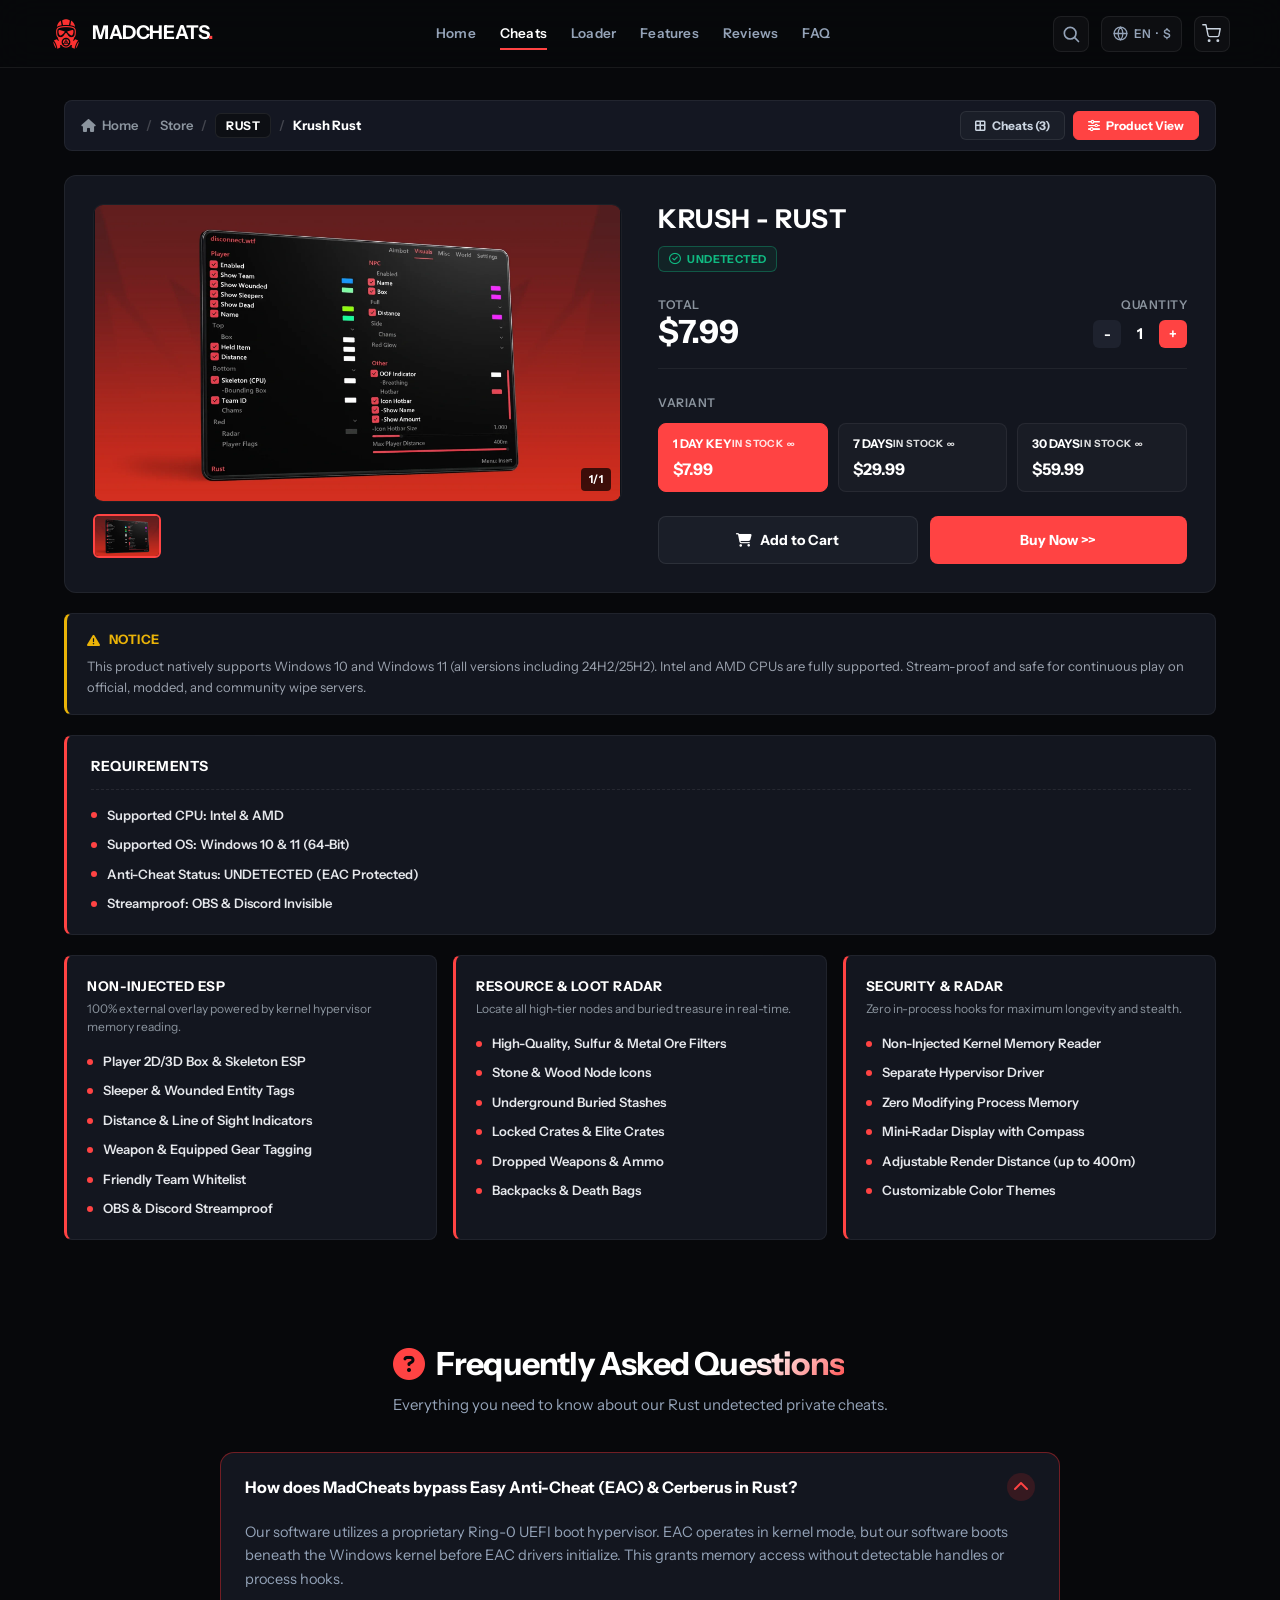
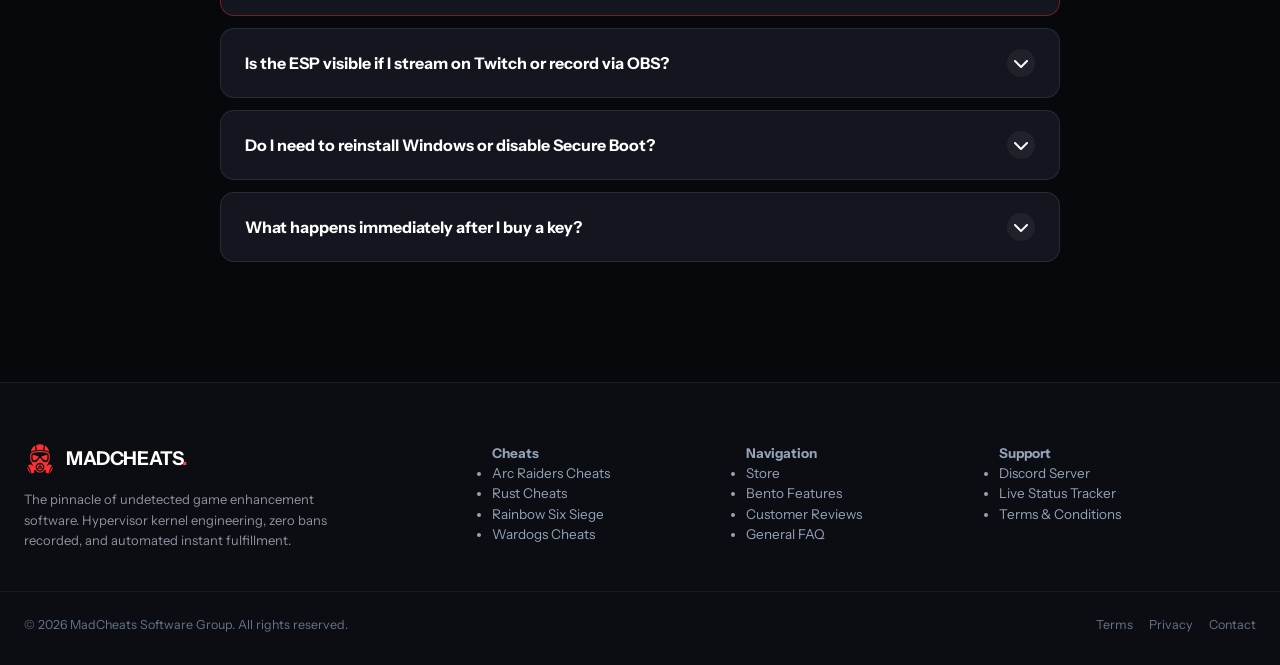
<file: rust.html>
<!DOCTYPE html>
<html lang="en">
<head>
  <meta charset="utf-8">
  <meta name="viewport" content="width=device-width, initial-scale=1">
  <title>Rust Cheats — Undetected Aimbot &amp; ESP | MadCheats</title>
  <meta name="description" content="Dominate Rust wipe day with undetected private cheats. EAC and Cerberus bypass, silent aimbot, player skeleton ESP, ore radar, and recoil control. Instant key delivery.">
  <meta name="theme-color" content="#ff4343">
  <meta property="og:type" content="website">
  <meta property="og:site_name" content="MadCheats">
  <meta property="og:title" content="Rust Cheats — Undetected Aimbot &amp; ESP | MadCheats">
  <meta property="og:description" content="Dominate Rust wipe day with undetected private cheats. EAC and Cerberus bypass, silent aimbot, player skeleton ESP, ore radar, and recoil control. Instant key delivery.">
  <meta property="og:image" content="assets/images/mascot.jpg">
  <meta property="og:image:alt" content="MadCheats Mascot">
  <meta name="twitter:card" content="summary_large_image">
  <meta name="twitter:title" content="Rust Cheats — Undetected Aimbot &amp; ESP | MadCheats">
  <meta name="twitter:description" content="Dominate Rust wipe day with undetected private cheats. EAC and Cerberus bypass, silent aimbot, player skeleton ESP, ore radar, and recoil control. Instant key delivery.">
  <meta name="twitter:image" content="assets/images/mascot.jpg">
  <link rel="icon" type="image/png" href="assets/images/favicon.png">
  <link rel="shortcut icon" href="assets/images/favicon.ico">
  <link rel="apple-touch-icon" href="assets/images/logo.png">
  <link rel="stylesheet" href="https://cdnjs.cloudflare.com/ajax/libs/font-awesome/6.5.2/css/all.min.css">
  <link rel="stylesheet" href="css/style.css">
</head>
<body>

  <header class="site-header is-home" id="navbar">
    <div class="header-lead sf-rsz2">
      <a href="index.html" class="site-logo" aria-label="MadCheats home">
        <img src="assets/images/logo.png" alt="MadCheats" class="site-logo-icon">
        <span>MADCHEATS<span class="brand-dot">.</span></span>
      </a>
    </div>

    <nav class="nav-menu" aria-label="Main Navigation">
      <a href="index.html" class="nav-link">Home</a>
      <a href="index.html#popular-cheats" class="nav-link active">Cheats</a>
      <a href="index.html#loader" class="nav-link">Loader</a>
      <a href="index.html#bento-tech" class="nav-link">Features</a>
      <a href="index.html#reviews" class="nav-link">Reviews</a>
      <a href="index.html#faq" class="nav-link">FAQ</a>
    </nav>

    <div class="header-actions">
      <button class="header-search-btn" id="searchTriggerBtn" type="button" aria-label="Search software">
        <svg viewBox="0 0 24 24" width="20" height="20" fill="none" stroke="currentColor" stroke-width="2" stroke-linecap="round" stroke-linejoin="round" aria-hidden="true">
          <circle cx="11" cy="11" r="7"></circle><path d="m21 21-4.3-4.3"></path>
        </svg>
      </button>

      <button type="button" class="prefs-button" aria-label="Change language or currency">
        <svg viewBox="0 0 24 24" width="17" height="17" fill="none" stroke="currentColor" stroke-width="1.8" stroke-linecap="round" stroke-linejoin="round" aria-hidden="true">
          <circle cx="12" cy="12" r="9"></circle>
          <path d="M3 12h18"></path>
          <path d="M12 3a13.5 13.5 0 0 1 0 18a13.5 13.5 0 0 1 0-18"></path>
        </svg>
        <span class="prefs-lang">EN</span>
        <span class="prefs-dot" aria-hidden="true">&middot;</span>
        <span class="prefs-cur">$</span>
      </button>

      <a href="cart.html" class="cart-button" id="cartToggleBtn" aria-label="Shopping Cart">
        <svg viewBox="0 0 24 24" width="19" height="19" fill="none" stroke="currentColor" stroke-width="1.7" stroke-linecap="round" stroke-linejoin="round" aria-hidden="true">
          <circle cx="9" cy="21" r="1"></circle>
          <circle cx="20" cy="21" r="1"></circle>
          <path d="M1 1h4l2.68 13.39a2 2 0 0 0 2 1.61h9.72a2 2 0 0 0 2-1.61L23 6H6"></path>
        </svg>
        <span class="cart-badge">0</span>
      </a>
    </div>
  </header>

  <main>
    <div class="bc-page-container">
      <div class="bc-top-bar">
        <div class="bc-breadcrumbs">
          <a href="index.html" class="bc-crumb-link"><i class="fa-solid fa-house"></i> Home</a>
          <span class="bc-sep">/</span>
          <a href="index.html#popular-cheats" class="bc-crumb-link">Store</a>
          <span class="bc-sep">/</span>
          <button type="button" class="bc-crumb-btn" id="bcGameCrumb">RUST</button>
          <span class="bc-sep bc-crumb-cheat-sep" id="bcCrumbSep">/</span>
          <span class="bc-crumb-current" id="bcCrumbCheatTitle">Nebula - Rust Internal</span>
        </div>
        <div class="bc-top-actions">
          <button type="button" class="bc-view-toggle-btn" id="bcViewGridBtn"><i class="fa-solid fa-border-all"></i> Cheats (3)</button>
          <button type="button" class="bc-view-toggle-btn active" id="bcViewProductBtn"><i class="fa-solid fa-sliders"></i> Product View</button>
        </div>
      </div>

      <div class="bc-grid-view hidden" id="bcGridView">
        <div class="bc-cards-grid">
          <div class="bc-cheat-card js-card-select" data-cheat="krush">
            <div class="bc-card-img-wrap">
              <img src="assets/images/bearcheats/1103385.webp" onerror="this.onerror=null;this.src='https://bearcheats.net/storage/images/1103385.webp'" alt="Krush - Rust Menu" loading="lazy">
            </div>
            <div class="bc-card-title">Krush - Rust</div>
            <div class="bc-card-meta">
              <div class="bc-from-badge">
                <span class="bc-from-label">FROM</span>
                <span class="bc-from-price">$7.99</span>
              </div>
              <div class="bc-undetected-badge">
                <i class="fa-regular fa-circle-check"></i> UNDETECTED
              </div>
            </div>
            <button type="button" class="bc-card-buy-btn js-buy-from-grid" data-cheat="krush">
              <i class="fa-solid fa-bag-shopping"></i> Buy now
            </button>
          </div>

          <div class="bc-cheat-card js-card-select" data-cheat="ancient">
            <div class="bc-card-img-wrap">
              <img src="assets/images/bearcheats/1103375.webp" onerror="this.onerror=null;this.src='https://bearcheats.net/storage/images/1103375.webp'" alt="Ancient - Rust Cheat Menu" loading="lazy">
            </div>
            <div class="bc-card-title">Ancient - Rust</div>
            <div class="bc-card-meta">
              <div class="bc-from-badge">
                <span class="bc-from-label">FROM</span>
                <span class="bc-from-price">$9.99</span>
              </div>
              <div class="bc-undetected-badge">
                <i class="fa-regular fa-circle-check"></i> UNDETECTED
              </div>
            </div>
            <button type="button" class="bc-card-buy-btn js-buy-from-grid" data-cheat="ancient">
              <i class="fa-solid fa-bag-shopping"></i> Buy now
            </button>
          </div>
        </div>
      </div>

      <div class="bc-product-view" id="bcProductView">
        <div class="bc-product-card">
          <div class="bc-media-col">
            <div class="bc-preview-frame">
              <img id="bcPreviewImg" src="assets/images/bearcheats/1103385.webp" onerror="this.onerror=null;this.src='https://bearcheats.net/storage/images/1103385.webp'" alt="Rust Cheat Preview" loading="lazy">
              <div class="bc-page-counter">1/1</div>
            </div>
            <div class="bc-thumbs-row">
              <div class="bc-thumb" id="bcThumbBox">
                <img id="bcThumbImg" src="assets/images/bearcheats/1103385.webp" onerror="this.onerror=null;this.src='https://bearcheats.net/storage/images/1103385.webp'" alt="Thumbnail">
              </div>
            </div>
          </div>

          <div class="bc-info-col">
            <h1 class="bc-title" id="bcProductTitle">NEBULA - RUST INTERNAL</h1>
            <div>
              <div class="bc-undetected-badge">
                <i class="fa-regular fa-circle-check"></i> UNDETECTED
              </div>
            </div>

            <div class="bc-row-total-qty">
              <div class="bc-total-group">
                <span class="bc-subhead">Total</span>
                <span class="bc-total-val" id="bcTotalAmount">$22.00</span>
              </div>
              <div class="bc-qty-group">
                <span class="bc-subhead">Quantity</span>
                <div class="bc-stepper">
                  <button type="button" class="bc-step-btn minus" id="bcQtyMinus">-</button>
                  <span class="bc-step-num" id="bcQtyVal">1</span>
                  <button type="button" class="bc-step-btn plus" id="bcQtyPlus">+</button>
                </div>
              </div>
            </div>

            <div class="bc-variant-group">
              <span class="bc-subhead">Variant</span>
              <div class="bc-variants-grid" id="bcVariantsGrid"></div>
            </div>

            <div class="bc-actions-row">
              <button type="button" class="bc-btn-cart" id="bcAddToCartBtn">
                <i class="fa-solid fa-cart-shopping"></i> Add to Cart
              </button>
              <button type="button" class="bc-btn-buy" id="bcBuyNowBtn">
                Buy Now &gt;&gt;
              </button>
            </div>
          </div>
        </div>

        <div class="bc-notice-box">
          <div class="bc-notice-hdr">
            <i class="fa-solid fa-triangle-exclamation"></i> NOTICE
          </div>
          <div class="bc-notice-text">
            This product natively supports Windows 10 and Windows 11 (all versions including 24H2/25H2). Intel and AMD CPUs are fully supported. Stream-proof and safe for continuous play on official, modded, and community wipe servers.
          </div>
        </div>

        <div class="bc-reqs-box">
          <div class="bc-reqs-title">REQUIREMENTS</div>
          <ul class="bc-dot-list" id="bcReqsList">
            <li class="bc-dot-item"><span class="bc-dot-bullet"></span> Supported CPU: Intel &amp; AMD</li>
            <li class="bc-dot-item"><span class="bc-dot-bullet"></span> Supported OS: Windows 10–11 (All Builds)</li>
            <li class="bc-dot-item"><span class="bc-dot-bullet"></span> Anti-Cheat Status: UNDETECTED</li>
          </ul>
        </div>

        <div class="bc-features-grid" id="bcFeaturesGrid"></div>
      </div>
    </div>

    <section class="section-wrap" style="padding: 20px 0 60px;">
      <div class="container">
        <div class="sec-header" style="text-align: center; margin-bottom: 36px;">
          <div class="sec-title-wrap" style="margin: 0 auto;">
            <h2>
              <i class="fa-solid fa-circle-question" style="color: var(--red-main);"></i>
              <span>Frequently Asked <span class="gradient-text">Questions</span></span>
            </h2>
            <p>Everything you need to know about our Rust undetected private cheats.</p>
          </div>
        </div>

        <div class="faq-list">
          <div class="faq-item open">
            <button class="faq-btn" type="button">
              <span>How does MadCheats bypass Easy Anti-Cheat (EAC) &amp; Cerberus in Rust?</span>
              <div class="faq-chevron"><i class="fa-solid fa-chevron-down"></i></div>
            </button>
            <div class="faq-body">
              Our software utilizes a proprietary Ring-0 UEFI boot hypervisor. EAC operates in kernel mode, but our software boots beneath the Windows kernel before EAC drivers initialize. This grants memory access without detectable handles or process hooks.
            </div>
          </div>

          <div class="faq-item">
            <button class="faq-btn" type="button">
              <span>Is the ESP visible if I stream on Twitch or record via OBS?</span>
              <div class="faq-chevron"><i class="fa-solid fa-chevron-down"></i></div>
            </button>
            <div class="faq-body">
              Yes, all MadCheats suites include streamproof rendering. By rendering our overlays through DirectX swap-chain interception that excludes desktop capture hooks, you can stream on Twitch, YouTube, or Discord screenshare with zero visual markers showing on stream.
            </div>
          </div>

          <div class="faq-item">
            <button class="faq-btn" type="button">
              <span>Do I need to reinstall Windows or disable Secure Boot?</span>
              <div class="faq-chevron"><i class="fa-solid fa-chevron-down"></i></div>
            </button>
            <div class="faq-body">
              No OS reinstall is needed. Secure Boot must be disabled in BIOS to allow the custom hypervisor driver to load. Our automated one-click injector handles all kernel driver mapping seamlessly.
            </div>
          </div>

          <div class="faq-item">
            <button class="faq-btn" type="button">
              <span>What happens immediately after I buy a key?</span>
              <div class="faq-chevron"><i class="fa-solid fa-chevron-down"></i></div>
            </button>
            <div class="faq-body">
              Your alphanumeric license key is generated in under 3 seconds upon payment. You gain instant access to our private customer dashboard with loader download links, video tutorials, and direct access to 24/7 technical engineers on Discord.
            </div>
          </div>
        </div>
      </div>
    </section>
  </main>

  <footer class="footer">
    <div class="footer-top">
      <div class="footer-col brand-col">
        <a href="index.html" class="site-logo">
          <img src="assets/images/logo.png" alt="MadCheats" class="site-logo-icon">
          <span>MADCHEATS<span class="brand-dot">.</span></span>
        </a>
        <p class="footer-desc">
          The pinnacle of undetected game enhancement software. Hypervisor kernel engineering, zero bans recorded, and automated instant fulfillment.
        </p>
      </div>

      <div class="footer-col">
        <h4>Cheats</h4>
        <ul>
          <li><a href="arc.html">Arc Raiders Cheats</a></li>
          <li><a href="rust.html">Rust Cheats</a></li>
          <li><a href="r6.html">Rainbow Six Siege</a></li>
          <li><a href="wardogs.html">Wardogs Cheats</a></li>
        </ul>
      </div>

      <div class="footer-col">
        <h4>Navigation</h4>
        <ul>
          <li><a href="index.html#popular-cheats">Store</a></li>
          <li><a href="index.html#bento-tech">Bento Features</a></li>
          <li><a href="index.html#reviews">Customer Reviews</a></li>
          <li><a href="index.html#faq">General FAQ</a></li>
        </ul>
      </div>

      <div class="footer-col">
        <h4>Support</h4>
        <ul>
          <li><a href="https://discord.gg/madcheats" target="_blank" rel="noopener noreferrer">Discord Server</a></li>
          <li><a href="#status">Live Status Tracker</a></li>
          <li><a href="#terms">Terms &amp; Conditions</a></li>
        </ul>
      </div>
    </div>

    <div class="footer-bottom">
      <span>&copy; 2026 MadCheats Software Group. All rights reserved.</span>
      <div style="display: flex; gap: 16px;">
        <a href="#terms" style="color: var(--text-dim);">Terms</a>
        <a href="#privacy" style="color: var(--text-dim);">Privacy</a>
        <a href="#support" style="color: var(--text-dim);">Contact</a>
      </div>
    </div>
  </footer>

  <div class="cart-drawer-backdrop" id="closeCartBackdrop"></div>
  <div class="cart-drawer" id="cartDrawer" aria-label="Shopping Cart">
    <div class="cart-drawer-header">
      <div class="cart-drawer-title">
        <i class="fa-solid fa-cart-shopping"></i>
        <span>Shopping Cart</span>
      </div>
      <button class="cart-drawer-close" id="closeCartDrawerBtn" type="button" aria-label="Close cart">
        <i class="fa-solid fa-xmark"></i>
      </button>
    </div>

    <div class="cart-drawer-body">
      <div class="cart-items-count-text" id="cartItemsCountText">0 items in cart</div>

      <div class="cart-empty" id="cartEmptyState" style="display: none;">
        <i class="fa-solid fa-basket-shopping"></i>
        <div class="cart-empty-title">Your cart is empty</div>
        <div class="cart-empty-desc">Explore our undetectable private software catalog and gear up.</div>
        <button type="button" class="dshero-btn" id="cartBrowseCheatsBtn" style="font-size: 13px; padding: 10px 20px;">
          <span>Explore Cheats</span>
        </button>
      </div>

      <div class="cart-items-list" id="cartItemsList"></div>

      <div class="cart-drawer-footer" id="cartDrawerFooter">
        <div class="cart-promo-box">
          <input type="text" class="cart-promo-input" id="cartPromoInput" placeholder="Promo code (e.g. MAD10)" maxlength="20">
          <button type="button" class="cart-promo-apply-btn" id="cartApplyPromoBtn">Apply</button>
        </div>
        <div class="promo-feedback" id="cartPromoMsg"></div>

        <div class="cart-summary-card">
          <div class="cart-summary-line">
            <span>Subtotal</span>
            <span id="cartSubtotalVal">$0.00</span>
          </div>
          <div class="cart-summary-line" id="cartDiscountRow" style="display: none; color: #10b981;">
            <span>Discount (10%)</span>
            <span id="cartDiscountVal">-$0.00</span>
          </div>
          <div class="cart-summary-line cart-total-line">
            <span>Total Due</span>
            <span class="cart-total-amount" id="cartTotalVal">$0.00</span>
          </div>
        </div>

        <button type="button" class="cart-checkout-btn" id="cartCheckoutBtn">
          <i class="fa-solid fa-lock"></i>
          <span>Instant Checkout</span>
          <i class="fa-solid fa-arrow-right"></i>
        </button>

        <div class="cart-trust-footer">
          <span><i class="fa-solid fa-shield-halved" style="color: #10b981;"></i> 256-Bit SSL</span>
          <span><i class="fa-solid fa-bolt" style="color: var(--red-main);"></i> Instant Key Delivery</span>
        </div>
      </div>
    </div>
  </div>

  <div class="checkout-success-modal" id="checkoutSuccessModal" aria-hidden="true">
    <div class="checkout-success-card">
      <div class="success-icon-wrap">
        <i class="fa-solid fa-check"></i>
      </div>
      <h3>Order Completed!</h3>
      <p>Your license key has been generated and validated on our Ring-0 hypervisor auth servers.</p>
      
      <div class="key-display-box" id="successKeyDisplay">
        MAD-RUST-99D2-W781-ALPHA
      </div>

      <div style="font-size: 12px; color: var(--text-dim); line-height: 1.5; margin-bottom: 20px;">
        A copy of your loader download link and activation instructions has been prepared. Keep this key secure.
      </div>

      <div style="display: flex; gap: 12px; justify-content: center;">
        <button type="button" class="dshero-btn" id="copyKeyBtn" style="font-size: 13.5px; padding: 10px 22px;">
          <i class="fa-regular fa-copy"></i>
          <span>Copy License Key</span>
        </button>
        <button type="button" class="dshero-btn-ghost" id="closeSuccessModalBtn" style="font-size: 13.5px; padding: 10px 20px;">
          Close
        </button>
      </div>
    </div>
  </div>

  <script src="js/main.js"></script>
  <script>
    document.addEventListener('DOMContentLoaded', () => {
      const CHEATS = {
        krush: {
          key: 'krush',
          id: 'rust-krush',
          productId: 884610,
          title: 'KRUSH - RUST',
          shortTitle: 'Krush Rust',
          image: 'assets/images/bearcheats/1103385.webp',
          fallbackImage: 'https://bearcheats.net/storage/images/1103385.webp',
          fromPrice: '$7.99',
          variants: [
            { key: '1d', name: '1 Day Key', price: 7.99, variantId: 1714641, stock: 'In stock ∞' },
            { key: '7d', name: '7 Days', price: 29.99, variantId: 1714642, stock: 'In stock ∞' },
            { key: '30d', name: '30 Days', price: 59.99, variantId: 1714643, stock: 'In stock ∞' }
          ],
          requirements: [
            'Supported CPU: Intel & AMD',
            'Supported OS: Windows 10 & 11 (64-Bit)',
            'Anti-Cheat Status: UNDETECTED (EAC Protected)',
            'Streamproof: OBS & Discord Invisible'
          ],
          features: [
            {
              title: 'NON-INJECTED ESP',
              desc: '100% external overlay powered by kernel hypervisor memory reading.',
              bullets: [
                'Player 2D/3D Box & Skeleton ESP',
                'Sleeper & Wounded Entity Tags',
                'Distance & Line of Sight Indicators',
                'Weapon & Equipped Gear Tagging',
                'Friendly Team Whitelist',
                'OBS & Discord Streamproof'
              ]
            },
            {
              title: 'RESOURCE & LOOT RADAR',
              desc: 'Locate all high-tier nodes and buried treasure in real-time.',
              bullets: [
                'High-Quality, Sulfur & Metal Ore Filters',
                'Stone & Wood Node Icons',
                'Underground Buried Stashes',
                'Locked Crates & Elite Crates',
                'Dropped Weapons & Ammo',
                'Backpacks & Death Bags'
              ]
            },
            {
              title: 'SECURITY & RADAR',
              desc: 'Zero in-process hooks for maximum longevity and stealth.',
              bullets: [
                'Non-Injected Kernel Memory Reader',
                'Separate Hypervisor Driver',
                'Zero Modifying Process Memory',
                'Mini-Radar Display with Compass',
                'Adjustable Render Distance (up to 400m)',
                'Customizable Color Themes'
              ]
            }
          ]
        },
        ancient: {
          key: 'ancient',
          id: 'rust-ancient',
          productId: 886602,
          title: 'ANCIENT - RUST',
          shortTitle: 'Ancient Rust',
          image: 'assets/images/bearcheats/1103375.webp',
          fallbackImage: 'https://bearcheats.net/storage/images/1103375.webp',
          fromPrice: '$9.99',
          variants: [
            { key: '1d', name: '1 Day Key', price: 9.99, variantId: 1727943, stock: 'In stock ∞' },
            { key: '7d', name: '7 Days', price: 39.99, variantId: 1727944, stock: 'In stock ∞' },
            { key: '30d', name: '30 Days', price: 69.99, variantId: 1727945, stock: 'In stock ∞' }
          ],
          requirements: [
            'Supported CPU: Intel & AMD',
            'Supported OS: Windows 10 & 11 (64-Bit)',
            'Anti-Cheat Status: UNDETECTED (EAC Bypass)',
            'Streamproof: OBS & Discord Invisible'
          ],
          features: [
            {
              title: 'TACTICAL RAID RADAR',
              desc: 'Automated raid warnings and projectile trajectory detection.',
              bullets: [
                'Raid Alert Tracker & Audio ESP',
                'Rocket & C4 Trajectory Tracking',
                'SAM Site & Auto-Turret Threat Cones',
                'Shotgun Trap & Landmine Alerts',
                'Patrol Helicopter & Bradley APC Tracking',
                'Scientist NPC Warning Tags'
              ]
            },
            {
              title: 'BASE MANAGEMENT',
              desc: 'Monitor your stronghold upkeep and territory boundaries.',
              bullets: [
                'Tool Cupboard Range Overlay',
                'Base Upkeep Health Display',
                'Decay Warning Timers',
                'Door & Code Lock Status',
                'Workbench Level Indicators',
                'Storage Box Content Peek'
              ]
            },
            {
              title: 'KERNEL ARCHITECTURE',
              desc: 'Ring-0 hypervisor architecture built for stability and zero detection.',
              bullets: [
                'Ring-0 Hypervisor Kernel Driver',
                'Automated Patch Detection',
                'Zero Memory Footprint',
                'Silent Background Updates',
                'Hardware ID Spoofer Included',
                '24/7 VIP Discord Setup'
              ]
            }
          ]
        }
      };

      const gridView = document.getElementById('bcGridView');
      const productView = document.getElementById('bcProductView');
      const viewGridBtn = document.getElementById('bcViewGridBtn');
      const viewProductBtn = document.getElementById('bcViewProductBtn');
      const gameCrumb = document.getElementById('bcGameCrumb');
      const crumbCheatTitle = document.getElementById('bcCrumbCheatTitle');
      const crumbSep = document.getElementById('bcCrumbSep');

      const previewImg = document.getElementById('bcPreviewImg');
      const thumbImg = document.getElementById('bcThumbImg');
      const productTitle = document.getElementById('bcProductTitle');
      const totalAmount = document.getElementById('bcTotalAmount');
      const qtyVal = document.getElementById('bcQtyVal');
      const qtyMinus = document.getElementById('bcQtyMinus');
      const qtyPlus = document.getElementById('bcQtyPlus');
      const variantsGrid = document.getElementById('bcVariantsGrid');
      const reqsList = document.getElementById('bcReqsList');
      const featuresGrid = document.getElementById('bcFeaturesGrid');
      const addToCartBtn = document.getElementById('bcAddToCartBtn');
      const buyNowBtn = document.getElementById('bcBuyNowBtn');
      const mascotBtn = document.getElementById('mascotViewCheatsBtn');

      let currentCheat = CHEATS.krush;
      let selectedVariant = currentCheat.variants[0];
      let currentQty = 1;

      function renderProduct(cheatKey) {
        currentCheat = CHEATS[cheatKey] || CHEATS.krush;
        selectedVariant = currentCheat.variants[0];
        currentQty = 1;

        previewImg.src = currentCheat.image;
        previewImg.onerror = () => { previewImg.src = currentCheat.fallbackImage; };
        thumbImg.src = currentCheat.image;
        thumbImg.onerror = () => { thumbImg.src = currentCheat.fallbackImage; };

        productTitle.textContent = currentCheat.title;
        crumbCheatTitle.textContent = currentCheat.shortTitle;
        crumbCheatTitle.style.display = 'inline';
        crumbSep.style.display = 'inline';

        qtyVal.textContent = currentQty;
        updateTotal();

        variantsGrid.innerHTML = '';
        currentCheat.variants.forEach((v, idx) => {
          const btn = document.createElement('button');
          btn.type = 'button';
          btn.className = `bc-variant-btn ${idx === 0 ? 'active' : 'inactive'}`;
          btn.innerHTML = `
            <div class="bc-v-line">
              <span class="bc-v-title">${v.name}</span>
              <span class="bc-v-stock">${v.stock}</span>
            </div>
            <div class="bc-v-price">$${v.price.toFixed(2)}</div>
          `;
          btn.addEventListener('click', () => {
            variantsGrid.querySelectorAll('.bc-variant-btn').forEach(b => {
              b.className = 'bc-variant-btn inactive';
            });
            btn.className = 'bc-variant-btn active';
            selectedVariant = v;
            updateTotal();
          });
          variantsGrid.appendChild(btn);
        });

        reqsList.innerHTML = '';
        currentCheat.requirements.forEach(req => {
          const li = document.createElement('li');
          li.className = 'bc-dot-item';
          li.innerHTML = `<span class="bc-dot-bullet"></span> ${req}`;
          reqsList.appendChild(li);
        });

        featuresGrid.innerHTML = '';
        currentCheat.features.forEach(f => {
          const col = document.createElement('div');
          col.className = 'bc-feat-card';
          const bulletsHtml = f.bullets.map(b => `<li class="bc-dot-item"><span class="bc-dot-bullet"></span> ${b}</li>`).join('');
          col.innerHTML = `
            <div class="col-title">${f.title}</div>
            <div class="col-desc">${f.desc}</div>
            <ul class="bc-dot-list">${bulletsHtml}</ul>
          `;
          featuresGrid.appendChild(col);
        });

        gridView.classList.add('hidden');
        productView.classList.remove('hidden');
        viewProductBtn.classList.add('active');
        viewGridBtn.classList.remove('active');
        gameCrumb.classList.remove('active');
      }

      function showGrid() {
        productView.classList.add('hidden');
        gridView.classList.remove('hidden');
        viewGridBtn.classList.add('active');
        viewProductBtn.classList.remove('active');
        gameCrumb.classList.add('active');
        crumbCheatTitle.style.display = 'none';
        crumbSep.style.display = 'none';
        window.location.hash = 'all';
      }

      function updateTotal() {
        const total = (selectedVariant.price * currentQty).toFixed(2);
        totalAmount.textContent = `$${total}`;
      }

      qtyMinus.addEventListener('click', () => {
        if (currentQty > 1) {
          currentQty--;
          qtyVal.textContent = currentQty;
          updateTotal();
        }
      });

      qtyPlus.addEventListener('click', () => {
        if (currentQty < 20) {
          currentQty++;
          qtyVal.textContent = currentQty;
          updateTotal();
        }
      });

      viewGridBtn.addEventListener('click', showGrid);
      gameCrumb.addEventListener('click', showGrid);
      if (mascotBtn) mascotBtn.addEventListener('click', (e) => {
        e.preventDefault();
        showGrid();
        window.scrollTo({ top: 120, behavior: 'smooth' });
      });
      viewProductBtn.addEventListener('click', () => {
        renderProduct(currentCheat.key);
      });

      document.querySelectorAll('.js-card-select').forEach(card => {
        card.addEventListener('click', (e) => {
          if (e.target.closest('.bc-card-buy-btn')) return;
          const cheat = card.getAttribute('data-cheat');
          renderProduct(cheat);
          window.location.hash = cheat;
          window.scrollTo({ top: 120, behavior: 'smooth' });
        });
      });

      document.querySelectorAll('.js-buy-from-grid').forEach(btn => {
        btn.addEventListener('click', (e) => {
          e.stopPropagation();
          const cheat = btn.getAttribute('data-cheat');
          renderProduct(cheat);
          window.location.hash = cheat;
          window.scrollTo({ top: 120, behavior: 'smooth' });
        });
      });

      function addCurrentToCart(andCheckout = false) {
        if (!window.MadCheatsCart) return;
        for (let i = 0; i < currentQty; i++) {
          window.MadCheatsCart.addToCart({
            id: `${currentCheat.id}-${selectedVariant.key}`,
            gameKey: 'rust',
            gameTitle: 'Rust',
            cheatName: currentCheat.shortTitle,
            edition: 'Undetected Ring-0',
            durationKey: selectedVariant.key,
            durationName: selectedVariant.name,
            price: selectedVariant.price,
            productId: currentCheat.productId,
            variantId: selectedVariant.variantId,
            image: currentCheat.image
          });
        }
        if (andCheckout) {
          if (window.MadCheatsCart && window.MadCheatsCart.checkout) {
            window.MadCheatsCart.checkout(buyNowBtn);
          } else {
            window.location.href = 'cart.html?checkout=true';
          }
        } else {
          window.location.href = 'cart.html';
        }
      }

      addToCartBtn.addEventListener('click', () => {
        addCurrentToCart(false);
      });

      buyNowBtn.addEventListener('click', () => {
        addCurrentToCart(true);
      });

      const hash = window.location.hash.replace('#', '').toLowerCase();
      if (hash === 'all' || hash === 'category') {
        showGrid();
      } else if (hash === 'ancient') {
        renderProduct('ancient');
      } else {
        renderProduct('krush');
      }
    });
  </script>
</body>
</html>
</file>
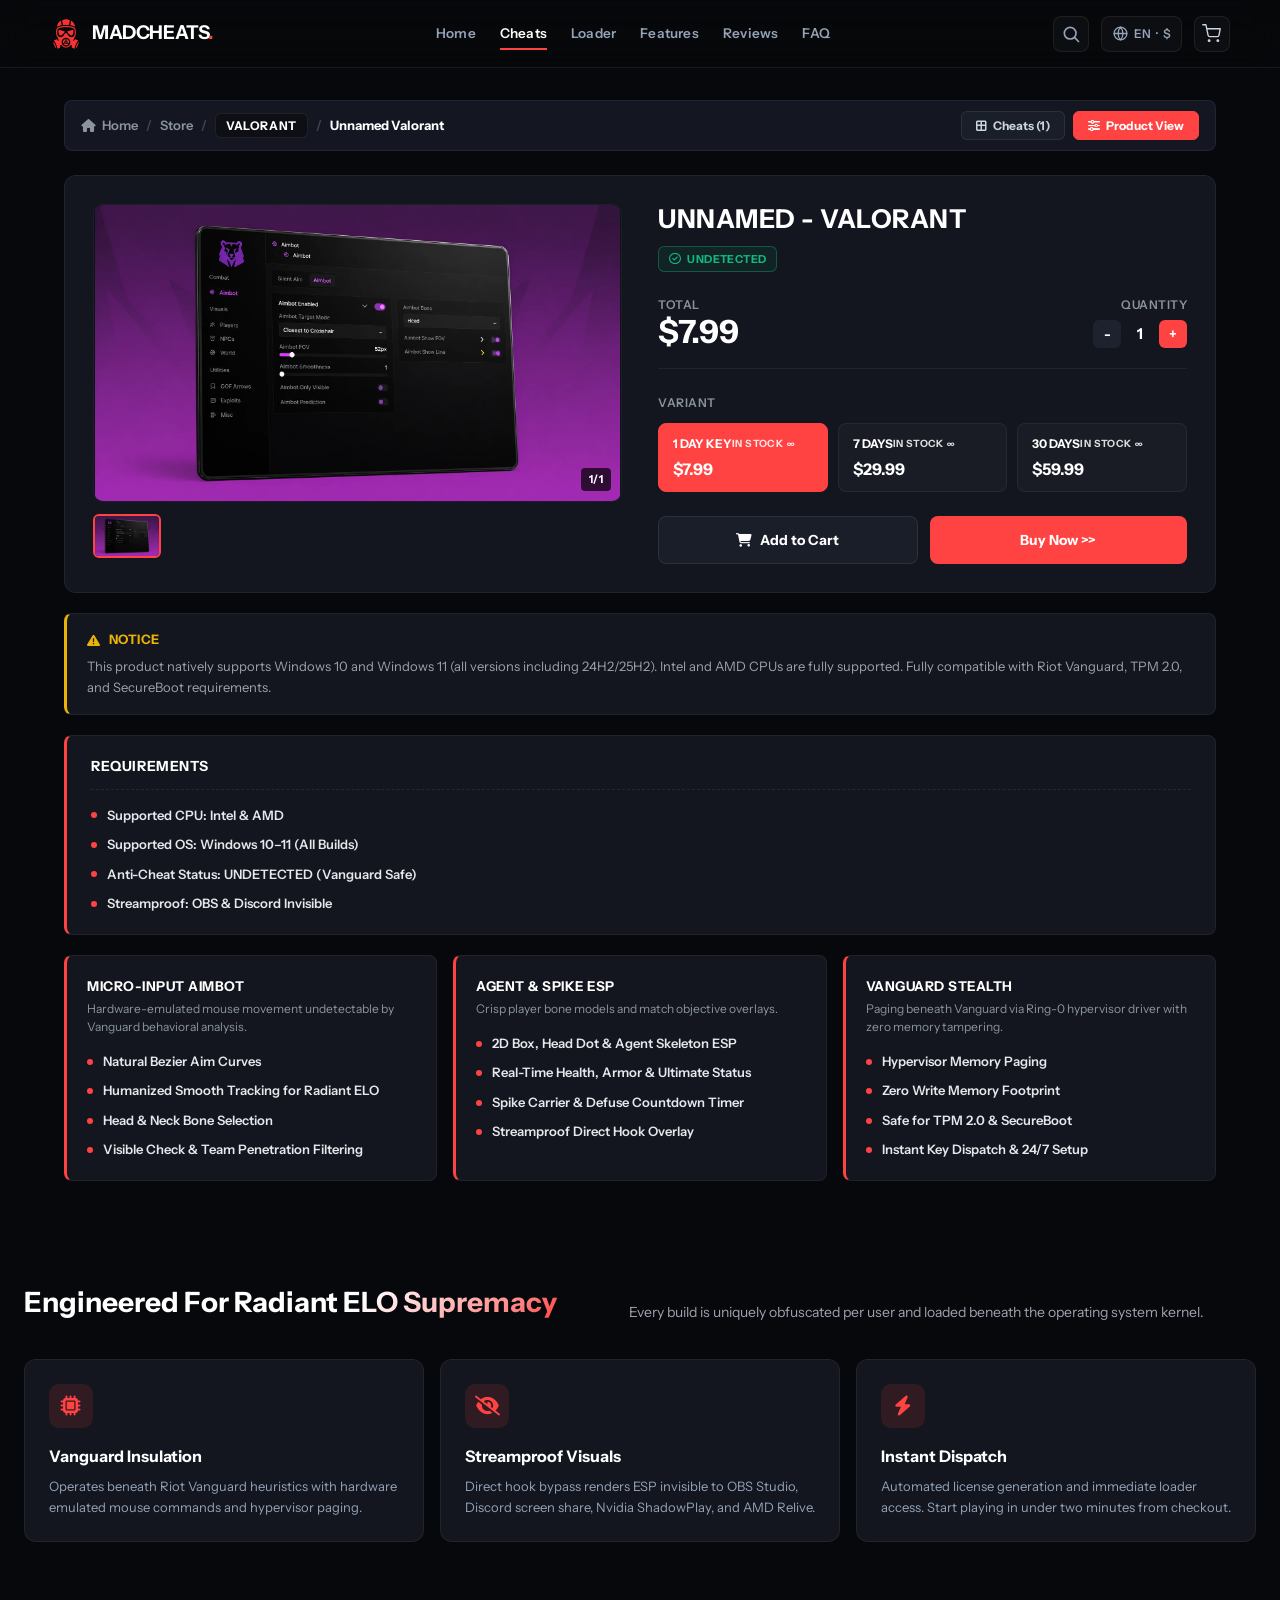
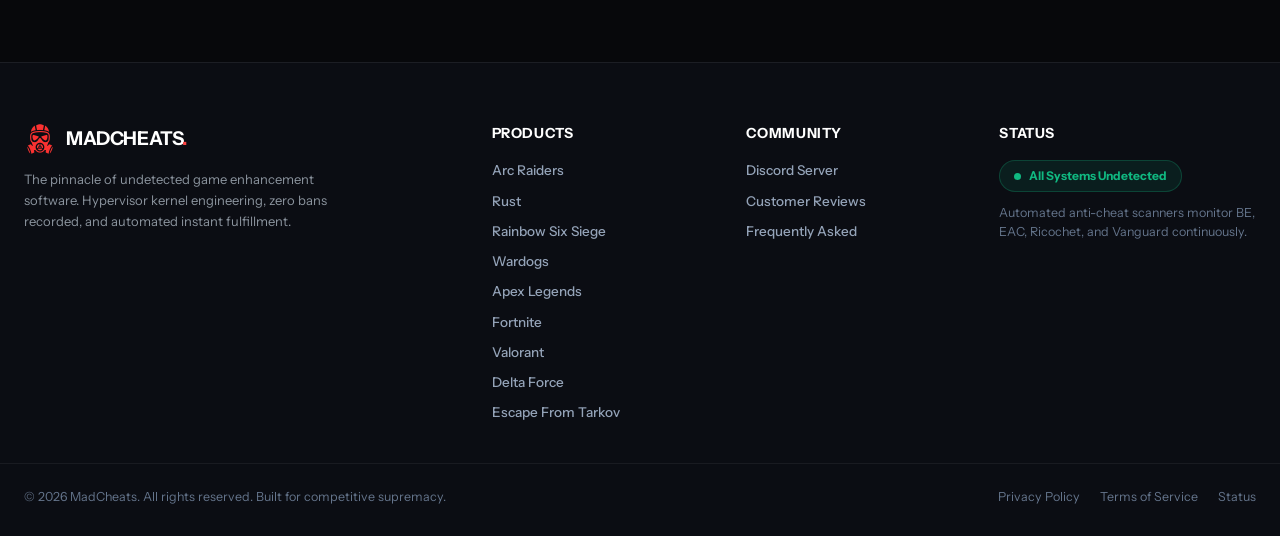
<file: valorant.html>
<!DOCTYPE html>
<html lang="en">
<head>
  <meta charset="utf-8">
  <meta name="viewport" content="width=device-width, initial-scale=1">
  <title>Valorant Cheats — Undetected Aimbot &amp; ESP | MadCheats</title>
  <meta name="description" content="Dominate Valorant with undetected private cheats. Vanguard hypervisor bypass, silent aimbot, player skeleton ESP, spike timer, and triggerbot. Instant key delivery.">
  <meta name="theme-color" content="#ff4343">
  <meta property="og:type" content="website">
  <meta property="og:site_name" content="MadCheats">
  <meta property="og:title" content="Valorant Cheats — Undetected Aimbot &amp; ESP | MadCheats">
  <meta property="og:description" content="Dominate Valorant with undetected private cheats. Vanguard hypervisor bypass, silent aimbot, player skeleton ESP, spike timer, and triggerbot. Instant key delivery.">
  <meta property="og:image" content="assets/images/mascot.jpg">
  <meta property="og:image:alt" content="MadCheats Mascot">
  <meta name="twitter:card" content="summary_large_image">
  <meta name="twitter:title" content="Valorant Cheats — Undetected Aimbot &amp; ESP | MadCheats">
  <meta name="twitter:description" content="Dominate Valorant with undetected private cheats. Vanguard hypervisor bypass, silent aimbot, player skeleton ESP, spike timer, and triggerbot. Instant key delivery.">
  <meta name="twitter:image" content="assets/images/mascot.jpg">
  <link rel="icon" type="image/png" href="assets/images/favicon.png">
  <link rel="shortcut icon" href="assets/images/favicon.ico">
  <link rel="apple-touch-icon" href="assets/images/logo.png">
  <link rel="stylesheet" href="https://cdnjs.cloudflare.com/ajax/libs/font-awesome/6.5.2/css/all.min.css">
  <link rel="stylesheet" href="css/style.css">
</head>
<body>

  <header class="site-header is-home" id="navbar">
    <div class="header-lead sf-rsz2">
      <a href="index.html" class="site-logo" aria-label="MadCheats home">
        <img src="assets/images/logo.png" alt="MadCheats" class="site-logo-icon">
        <span>MADCHEATS<span class="brand-dot">.</span></span>
      </a>
    </div>

    <nav class="nav-menu" aria-label="Main Navigation">
      <a href="index.html" class="nav-link">Home</a>
      <a href="index.html#popular-cheats" class="nav-link active">Cheats</a>
      <a href="index.html#loader" class="nav-link">Loader</a>
      <a href="index.html#bento-tech" class="nav-link">Features</a>
      <a href="index.html#reviews" class="nav-link">Reviews</a>
      <a href="index.html#faq" class="nav-link">FAQ</a>
    </nav>

    <div class="header-actions">
      <button class="header-search-btn" id="searchTriggerBtn" type="button" aria-label="Search software">
        <svg viewBox="0 0 24 24" width="20" height="20" fill="none" stroke="currentColor" stroke-width="2" stroke-linecap="round" stroke-linejoin="round" aria-hidden="true">
          <circle cx="11" cy="11" r="7"></circle><path d="m21 21-4.3-4.3"></path>
        </svg>
      </button>

      <button type="button" class="prefs-button" aria-label="Change language or currency">
        <svg viewBox="0 0 24 24" width="17" height="17" fill="none" stroke="currentColor" stroke-width="1.8" stroke-linecap="round" stroke-linejoin="round" aria-hidden="true">
          <circle cx="12" cy="12" r="9"></circle>
          <path d="M3 12h18"></path>
          <path d="M12 3a13.5 13.5 0 0 1 0 18a13.5 13.5 0 0 1 0-18"></path>
        </svg>
        <span class="prefs-lang">EN</span>
        <span class="prefs-dot" aria-hidden="true">&middot;</span>
        <span class="prefs-cur">$</span>
      </button>

      <a href="cart.html" class="cart-button" id="cartToggleBtn" aria-label="Shopping Cart">
        <svg viewBox="0 0 24 24" width="19" height="19" fill="none" stroke="currentColor" stroke-width="1.7" stroke-linecap="round" stroke-linejoin="round" aria-hidden="true">
          <circle cx="9" cy="21" r="1"></circle>
          <circle cx="20" cy="21" r="1"></circle>
          <path d="M1 1h4l2.68 13.39a2 2 0 0 0 2 1.61h9.72a2 2 0 0 0 2-1.61L23 6H6"></path>
        </svg>
        <span class="cart-badge">0</span>
      </a>
    </div>
  </header>

  <main>
    <div class="bc-page-container">
      <div class="bc-top-bar">
        <div class="bc-breadcrumbs">
          <a href="index.html" class="bc-crumb-link"><i class="fa-solid fa-house"></i> Home</a>
          <span class="bc-sep">/</span>
          <a href="index.html#popular-cheats" class="bc-crumb-link">Store</a>
          <span class="bc-sep">/</span>
          <button type="button" class="bc-crumb-btn" id="bcGameCrumb">VALORANT</button>
          <span class="bc-sep bc-crumb-cheat-sep" id="bcCrumbSep">/</span>
          <span class="bc-crumb-current" id="bcCrumbCheatTitle">Unnamed - Valorant</span>
        </div>
        <div class="bc-top-actions">
          <button type="button" class="bc-view-toggle-btn" id="bcViewGridBtn"><i class="fa-solid fa-border-all"></i> Cheats (1)</button>
          <button type="button" class="bc-view-toggle-btn active" id="bcViewProductBtn"><i class="fa-solid fa-sliders"></i> Product View</button>
        </div>
      </div>

      <div class="bc-grid-view hidden" id="bcGridView">
        <div class="bc-cards-grid">
          <div class="bc-cheat-card js-card-select" data-cheat="unnamed">
            <div class="bc-card-img-wrap">
              <img src="assets/images/bearcheats/1103383.webp" onerror="this.onerror=null;this.src='https://bearcheats.net/storage/images/1103383.webp'" alt="Unnamed - Valorant Menu" loading="lazy">
            </div>
            <div class="bc-card-title">Unnamed - Valorant</div>
            <div class="bc-card-meta">
              <div class="bc-from-badge">
                <span class="bc-from-label">FROM</span>
                <span class="bc-from-price">$7.99</span>
              </div>
              <div class="bc-undetected-badge">
                <i class="fa-regular fa-circle-check"></i> UNDETECTED
              </div>
            </div>
            <button type="button" class="bc-card-buy-btn js-buy-from-grid" data-cheat="unnamed">
              <i class="fa-solid fa-bag-shopping"></i> Buy now
            </button>
          </div>
        </div>
      </div>

      <div class="bc-product-view" id="bcProductView">
        <div class="bc-product-card">
          <div class="bc-media-col">
            <div class="bc-preview-frame">
              <img id="bcPreviewImg" src="assets/images/bearcheats/1103383.webp" onerror="this.onerror=null;this.src='https://bearcheats.net/storage/images/1103383.webp'" alt="Valorant Cheat Preview" loading="lazy">
              <div class="bc-page-counter">1/1</div>
            </div>
            <div class="bc-thumbs-row">
              <div class="bc-thumb" id="bcThumbBox">
                <img id="bcThumbImg" src="assets/images/bearcheats/1103383.webp" onerror="this.onerror=null;this.src='https://bearcheats.net/storage/images/1103383.webp'" alt="Thumbnail">
              </div>
            </div>
          </div>

          <div class="bc-info-col">
            <h1 class="bc-title" id="bcProductTitle">UNNAMED - VALORANT</h1>
            <div>
              <div class="bc-undetected-badge">
                <i class="fa-regular fa-circle-check"></i> UNDETECTED
              </div>
            </div>

            <div class="bc-row-total-qty">
              <div class="bc-total-group">
                <span class="bc-subhead">Total</span>
                <span class="bc-total-val" id="bcTotalAmount">$7.99</span>
              </div>
              <div class="bc-qty-group">
                <span class="bc-subhead">Quantity</span>
                <div class="bc-stepper">
                  <button type="button" class="bc-step-btn minus" id="bcQtyMinus">-</button>
                  <span class="bc-step-num" id="bcQtyVal">1</span>
                  <button type="button" class="bc-step-btn plus" id="bcQtyPlus">+</button>
                </div>
              </div>
            </div>

            <div class="bc-variant-group">
              <span class="bc-subhead">Variant</span>
              <div class="bc-variants-grid" id="bcVariantsGrid"></div>
            </div>

            <div class="bc-actions-row">
              <button type="button" class="bc-btn-cart" id="bcAddToCartBtn">
                <i class="fa-solid fa-cart-shopping"></i> Add to Cart
              </button>
              <button type="button" class="bc-btn-buy" id="bcBuyNowBtn">
                Buy Now &gt;&gt;
              </button>
            </div>
          </div>
        </div>

        <div class="bc-notice-box">
          <div class="bc-notice-hdr">
            <i class="fa-solid fa-triangle-exclamation"></i> NOTICE
          </div>
          <div class="bc-notice-text">
            This product natively supports Windows 10 and Windows 11 (all versions including 24H2/25H2). Intel and AMD CPUs are fully supported. Fully compatible with Riot Vanguard, TPM 2.0, and SecureBoot requirements.
          </div>
        </div>

        <div class="bc-reqs-box">
          <div class="bc-reqs-title">REQUIREMENTS</div>
          <ul class="bc-dot-list" id="bcReqsList">
            <li class="bc-dot-item"><span class="bc-dot-bullet"></span> Supported CPU: Intel &amp; AMD</li>
            <li class="bc-dot-item"><span class="bc-dot-bullet"></span> Supported OS: Windows 10–11 (All Builds)</li>
            <li class="bc-dot-item"><span class="bc-dot-bullet"></span> Anti-Cheat Status: UNDETECTED (Vanguard)</li>
          </ul>
        </div>

        <div class="bc-features-grid" id="bcFeaturesGrid"></div>
      </div>
    </div>

    <section class="section-wrap" style="padding: 20px 0 60px;">
      <div class="container">
        <div class="sec-header" style="text-align: center; margin-bottom: 36px;">
          <h2 class="sec-title" style="font-size: 28px; font-weight: 800; color: #fff;">
            Engineered For <span class="gradient-text">Radiant ELO Supremacy</span>
          </h2>
          <p class="sec-subtitle" style="font-size: 14px; color: #9ca3af; max-width: 580px; margin: 8px auto 0;">
            Every build is uniquely obfuscated per user and loaded beneath the operating system kernel.
          </p>
        </div>

        <div class="bento-grid" style="display: grid; grid-template-columns: repeat(3, 1fr); gap: 16px;">
          <div class="bento-card" style="background: #13161f; border: 1px solid rgba(255,255,255,0.06); border-radius: 12px; padding: 24px;">
            <div style="width: 44px; height: 44px; border-radius: 10px; background: rgba(255,67,67,0.12); color: #ff4343; display: flex; align-items: center; justify-content: center; font-size: 20px; margin-bottom: 16px;">
              <i class="fa-solid fa-microchip"></i>
            </div>
            <h3 style="font-size: 16px; font-weight: 800; color: #fff; margin-bottom: 8px;">Vanguard Insulation</h3>
            <p style="font-size: 13px; color: #94a3b8; line-height: 1.6;">Operates beneath Riot Vanguard heuristics with hardware emulated mouse commands and hypervisor paging.</p>
          </div>

          <div class="bento-card" style="background: #13161f; border: 1px solid rgba(255,255,255,0.06); border-radius: 12px; padding: 24px;">
            <div style="width: 44px; height: 44px; border-radius: 10px; background: rgba(255,67,67,0.12); color: #ff4343; display: flex; align-items: center; justify-content: center; font-size: 20px; margin-bottom: 16px;">
              <i class="fa-solid fa-eye-slash"></i>
            </div>
            <h3 style="font-size: 16px; font-weight: 800; color: #fff; margin-bottom: 8px;">Streamproof Visuals</h3>
            <p style="font-size: 13px; color: #94a3b8; line-height: 1.6;">Direct hook bypass renders ESP invisible to OBS Studio, Discord screen share, Nvidia ShadowPlay, and AMD Relive.</p>
          </div>

          <div class="bento-card" style="background: #13161f; border: 1px solid rgba(255,255,255,0.06); border-radius: 12px; padding: 24px;">
            <div style="width: 44px; height: 44px; border-radius: 10px; background: rgba(255,67,67,0.12); color: #ff4343; display: flex; align-items: center; justify-content: center; font-size: 20px; margin-bottom: 16px;">
              <i class="fa-solid fa-bolt"></i>
            </div>
            <h3 style="font-size: 16px; font-weight: 800; color: #fff; margin-bottom: 8px;">Instant Dispatch</h3>
            <p style="font-size: 13px; color: #94a3b8; line-height: 1.6;">Automated license generation and immediate loader access. Start playing in under two minutes from checkout.</p>
          </div>
        </div>
      </div>
    </section>
  </main>

  <footer class="footer">
    <div class="footer-top">
      <div class="footer-col brand-col">
        <a href="index.html" class="site-logo">
          <img src="assets/images/logo.png" alt="MadCheats" class="site-logo-icon">
          <span>MADCHEATS<span class="brand-dot">.</span></span>
        </a>
        <p class="footer-desc">
          The pinnacle of undetected game enhancement software. Hypervisor kernel engineering, zero bans recorded, and automated instant fulfillment.
        </p>
      </div>

      <div class="footer-col">
        <div class="footer-title">Products</div>
        <ul class="footer-links">
          <li><a href="arc.html">Arc Raiders</a></li>
          <li><a href="rust.html">Rust</a></li>
          <li><a href="r6.html">Rainbow Six Siege</a></li>
          <li><a href="wardogs.html">Wardogs</a></li>
          <li><a href="apex.html">Apex Legends</a></li>
          <li><a href="fortnite.html">Fortnite</a></li>
          <li><a href="valorant.html">Valorant</a></li>
          <li><a href="delta_force.html">Delta Force</a></li>
          <li><a href="eft.html">Escape From Tarkov</a></li>
        </ul>
      </div>

      <div class="footer-col">
        <div class="footer-title">Community</div>
        <ul class="footer-links">
          <li><a href="https://discord.gg/madcheats" target="_blank" rel="noopener noreferrer">Discord Server</a></li>
          <li><a href="index.html#reviews">Customer Reviews</a></li>
          <li><a href="index.html#faq">Frequently Asked</a></li>
        </ul>
      </div>

      <div class="footer-col">
        <div class="footer-title">Status</div>
        <div class="footer-status-pill">
          <span class="dot"></span>
          <span>All Systems Undetected</span>
        </div>
        <p class="footer-subtext">Automated anti-cheat scanners monitor BE, EAC, Ricochet, and Vanguard continuously.</p>
      </div>
    </div>

    <div class="footer-bottom">
      <div class="footer-copy">&copy; 2026 MadCheats. All rights reserved. Built for competitive supremacy.</div>
      <div class="footer-legal">
        <a href="#">Privacy Policy</a>
        <a href="#">Terms of Service</a>
        <a href="#">Status</a>
      </div>
    </div>
  </footer>

  <script src="https://static.sellauth.com/embed/v3.min.js" defer></script>
  <script src="js/main.js"></script>
  <script>
    document.addEventListener('DOMContentLoaded', () => {
      const VALORANT_CHEATS = {
        unnamed: {
          id: 'val-unnamed',
          key: 'unnamed',
          productId: 887352,
          title: 'UNNAMED - VALORANT',
          shortTitle: 'Unnamed Valorant',
          image: 'assets/images/bearcheats/1103383.webp',
          variants: [
            { name: '1 Day Key', key: '1d', price: 7.99, variantId: 1731692, stock: 'In Stock ∞' },
            { name: '7 Days', key: '7d', price: 29.99, variantId: 1731693, stock: 'In Stock ∞' },
            { name: '30 Days', key: '30d', price: 59.99, variantId: 1731694, stock: 'In Stock ∞' }
          ],
          requirements: [
            'Supported CPU: Intel & AMD',
            'Supported OS: Windows 10–11 (All Builds)',
            'Anti-Cheat Status: UNDETECTED (Vanguard Safe)',
            'Streamproof: OBS & Discord Invisible'
          ],
          features: [
            {
              title: 'MICRO-INPUT AIMBOT',
              desc: 'Hardware-emulated mouse movement undetectable by Vanguard behavioral analysis.',
              bullets: [
                'Natural Bezier Aim Curves',
                'Humanized Smooth Tracking for Radiant ELO',
                'Head & Neck Bone Selection',
                'Visible Check & Team Penetration Filtering'
              ]
            },
            {
              title: 'AGENT & SPIKE ESP',
              desc: 'Crisp player bone models and match objective overlays.',
              bullets: [
                '2D Box, Head Dot & Agent Skeleton ESP',
                'Real-Time Health, Armor & Ultimate Status',
                'Spike Carrier & Defuse Countdown Timer',
                'Streamproof Direct Hook Overlay'
              ]
            },
            {
              title: 'VANGUARD STEALTH',
              desc: 'Paging beneath Vanguard via Ring-0 hypervisor driver with zero memory tampering.',
              bullets: [
                'Hypervisor Memory Paging',
                'Zero Write Memory Footprint',
                'Safe for TPM 2.0 & SecureBoot',
                'Instant Key Dispatch & 24/7 Setup'
              ]
            }
          ]
        }
      };

      let currentCheat = VALORANT_CHEATS.unnamed;
      let selectedVariant = currentCheat.variants[0];
      let currentQty = 1;

      const gridView = document.getElementById('bcGridView');
      const productView = document.getElementById('bcProductView');
      const viewGridBtn = document.getElementById('bcViewGridBtn');
      const viewProductBtn = document.getElementById('bcViewProductBtn');
      const gameCrumb = document.getElementById('bcGameCrumb');
      const crumbCheatTitle = document.getElementById('bcCrumbCheatTitle');
      const crumbSep = document.getElementById('bcCrumbSep');

      const previewImg = document.getElementById('bcPreviewImg');
      const thumbImg = document.getElementById('bcThumbImg');
      const productTitle = document.getElementById('bcProductTitle');
      const totalAmount = document.getElementById('bcTotalAmount');
      const qtyVal = document.getElementById('bcQtyVal');
      const qtyMinus = document.getElementById('bcQtyMinus');
      const qtyPlus = document.getElementById('bcQtyPlus');
      const variantsGrid = document.getElementById('bcVariantsGrid');
      const reqsList = document.getElementById('bcReqsList');
      const featuresGrid = document.getElementById('bcFeaturesGrid');
      const addToCartBtn = document.getElementById('bcAddToCartBtn');
      const buyNowBtn = document.getElementById('bcBuyNowBtn');
      const mascotBtn = document.getElementById('mascotCtaBtn');

      function renderProduct(cheatKey) {
        currentCheat = VALORANT_CHEATS[cheatKey] || VALORANT_CHEATS.unnamed;
        selectedVariant = currentCheat.variants[0];
        currentQty = 1;

        if (previewImg) {
          previewImg.src = currentCheat.image;
          previewImg.alt = currentCheat.title;
        }
        if (thumbImg) {
          thumbImg.src = currentCheat.image;
          thumbImg.alt = currentCheat.title;
        }
        if (productTitle) productTitle.textContent = currentCheat.title;
        if (crumbCheatTitle) {
          crumbCheatTitle.textContent = currentCheat.shortTitle;
          crumbCheatTitle.style.display = 'inline';
        }
        if (crumbSep) crumbSep.style.display = 'inline';

        if (qtyVal) qtyVal.textContent = currentQty;
        updateTotal();

        if (variantsGrid) {
          variantsGrid.innerHTML = '';
          currentCheat.variants.forEach((v, idx) => {
            const btn = document.createElement('button');
            btn.type = 'button';
            btn.className = `bc-variant-btn ${idx === 0 ? 'active' : 'inactive'}`;
            btn.innerHTML = `
              <div class="bc-v-line">
                <span class="bc-v-title">${v.name}</span>
                <span class="bc-v-stock">${v.stock}</span>
              </div>
              <div class="bc-v-price">$${v.price.toFixed(2)}</div>
            `;
            btn.addEventListener('click', () => {
              variantsGrid.querySelectorAll('.bc-variant-btn').forEach(b => {
                b.className = 'bc-variant-btn inactive';
              });
              btn.className = 'bc-variant-btn active';
              selectedVariant = v;
              updateTotal();
            });
            variantsGrid.appendChild(btn);
          });
        }

        if (reqsList) {
          reqsList.innerHTML = '';
          currentCheat.requirements.forEach(req => {
            const li = document.createElement('li');
            li.className = 'bc-dot-item';
            li.innerHTML = `<span class="bc-dot-bullet"></span> ${req}`;
            reqsList.appendChild(li);
          });
        }

        if (featuresGrid) {
          featuresGrid.innerHTML = '';
          currentCheat.features.forEach(f => {
            const col = document.createElement('div');
            col.className = 'bc-feat-card';
            const bulletsHtml = f.bullets.map(b => `<li class="bc-dot-item"><span class="bc-dot-bullet"></span> ${b}</li>`).join('');
            col.innerHTML = `
              <div class="col-title">${f.title}</div>
              <div class="col-desc">${f.desc}</div>
              <ul class="bc-dot-list">${bulletsHtml}</ul>
            `;
            featuresGrid.appendChild(col);
          });
        }

        if (gridView) gridView.classList.add('hidden');
        if (productView) productView.classList.remove('hidden');
        if (viewProductBtn) viewProductBtn.classList.add('active');
        if (viewGridBtn) viewGridBtn.classList.remove('active');
        if (gameCrumb) gameCrumb.classList.remove('active');
      }

      function showGrid() {
        if (productView) productView.classList.add('hidden');
        if (gridView) gridView.classList.remove('hidden');
        if (viewGridBtn) viewGridBtn.classList.add('active');
        if (viewProductBtn) viewProductBtn.classList.remove('active');
        if (gameCrumb) gameCrumb.classList.add('active');
        if (crumbCheatTitle) crumbCheatTitle.style.display = 'none';
        if (crumbSep) crumbSep.style.display = 'none';
        window.location.hash = 'all';
      }

      function updateTotal() {
        if (!selectedVariant || !totalAmount) return;
        const total = (selectedVariant.price * currentQty).toFixed(2);
        totalAmount.textContent = `$${total}`;
      }

      if (qtyMinus) {
        qtyMinus.addEventListener('click', () => {
          if (currentQty > 1) {
            currentQty--;
            if (qtyVal) qtyVal.textContent = currentQty;
            updateTotal();
          }
        });
      }

      if (qtyPlus) {
        qtyPlus.addEventListener('click', () => {
          if (currentQty < 20) {
            currentQty++;
            if (qtyVal) qtyVal.textContent = currentQty;
            updateTotal();
          }
        });
      }

      if (viewGridBtn) viewGridBtn.addEventListener('click', showGrid);
      if (gameCrumb) gameCrumb.addEventListener('click', showGrid);
      if (mascotBtn) mascotBtn.addEventListener('click', (e) => {
        e.preventDefault();
        showGrid();
        window.scrollTo({ top: 120, behavior: 'smooth' });
      });
      if (viewProductBtn) {
        viewProductBtn.addEventListener('click', () => {
          renderProduct(currentCheat.key);
        });
      }

      document.querySelectorAll('.js-card-select').forEach(card => {
        card.addEventListener('click', (e) => {
          if (e.target.closest('.bc-card-buy-btn')) return;
          const cheat = card.getAttribute('data-cheat');
          renderProduct(cheat);
          window.location.hash = cheat;
          window.scrollTo({ top: 120, behavior: 'smooth' });
        });
      });

      document.querySelectorAll('.js-buy-from-grid').forEach(btn => {
        btn.addEventListener('click', (e) => {
          e.stopPropagation();
          const cheat = btn.getAttribute('data-cheat');
          renderProduct(cheat);
          window.location.hash = cheat;
          window.scrollTo({ top: 120, behavior: 'smooth' });
        });
      });

      function addCurrentToCart(andCheckout = false) {
        if (!window.MadCheatsCart) return;
        for (let i = 0; i < currentQty; i++) {
          window.MadCheatsCart.addToCart({
            id: `${currentCheat.id}-${selectedVariant.key}`,
            gameKey: 'valorant',
            gameTitle: 'Valorant',
            cheatName: currentCheat.shortTitle,
            edition: 'Undetected Ring-0',
            durationKey: selectedVariant.key,
            durationName: selectedVariant.name,
            price: selectedVariant.price,
            productId: currentCheat.productId,
            variantId: selectedVariant.variantId,
            image: currentCheat.image
          });
        }
        if (andCheckout) {
          if (window.MadCheatsCart && window.MadCheatsCart.checkout) {
            window.MadCheatsCart.checkout(buyNowBtn);
          } else {
            window.location.href = 'cart.html';
          }
        } else {
          window.location.href = 'cart.html';
        }
      }

      if (addToCartBtn) {
        addToCartBtn.addEventListener('click', () => {
          addCurrentToCart(false);
        });
      }

      if (buyNowBtn) {
        buyNowBtn.addEventListener('click', () => {
          addCurrentToCart(true);
        });
      }

      renderProduct('unnamed');
    });
  </script>
</body>
</html>
</file>
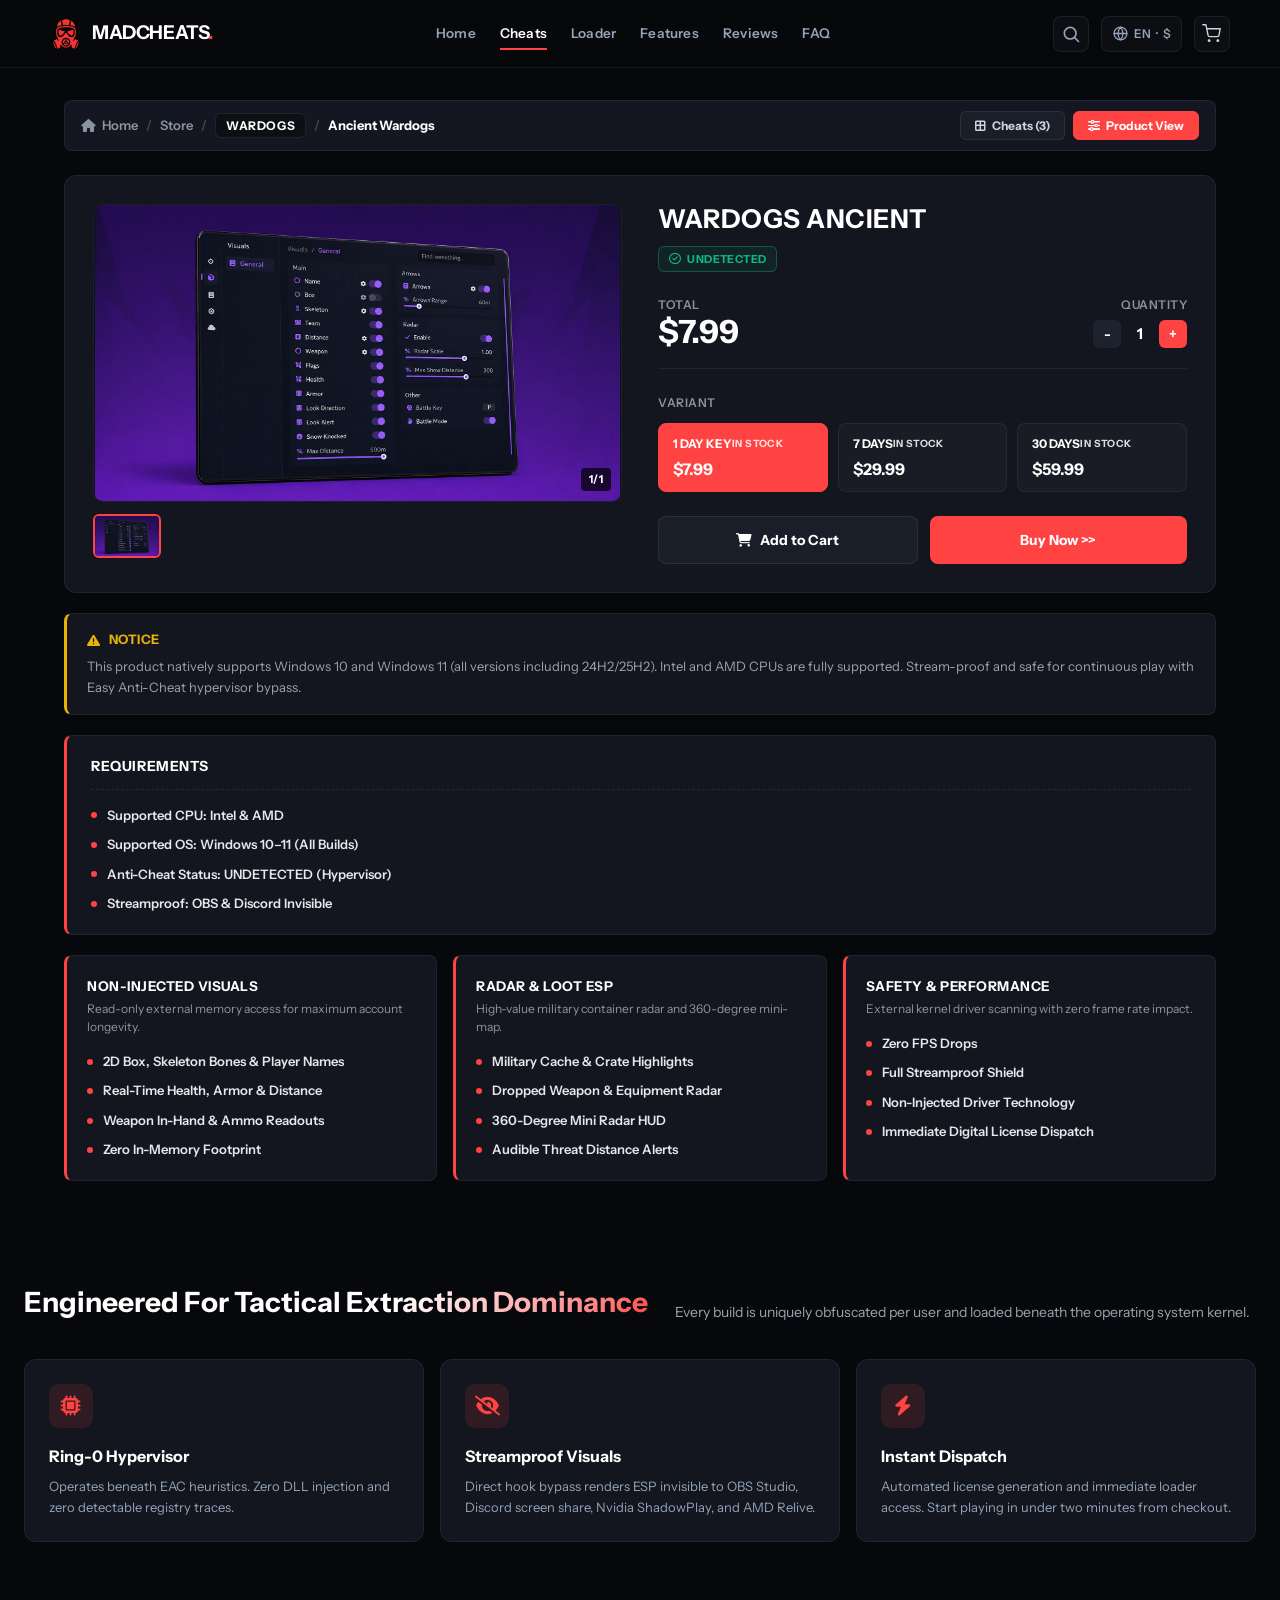
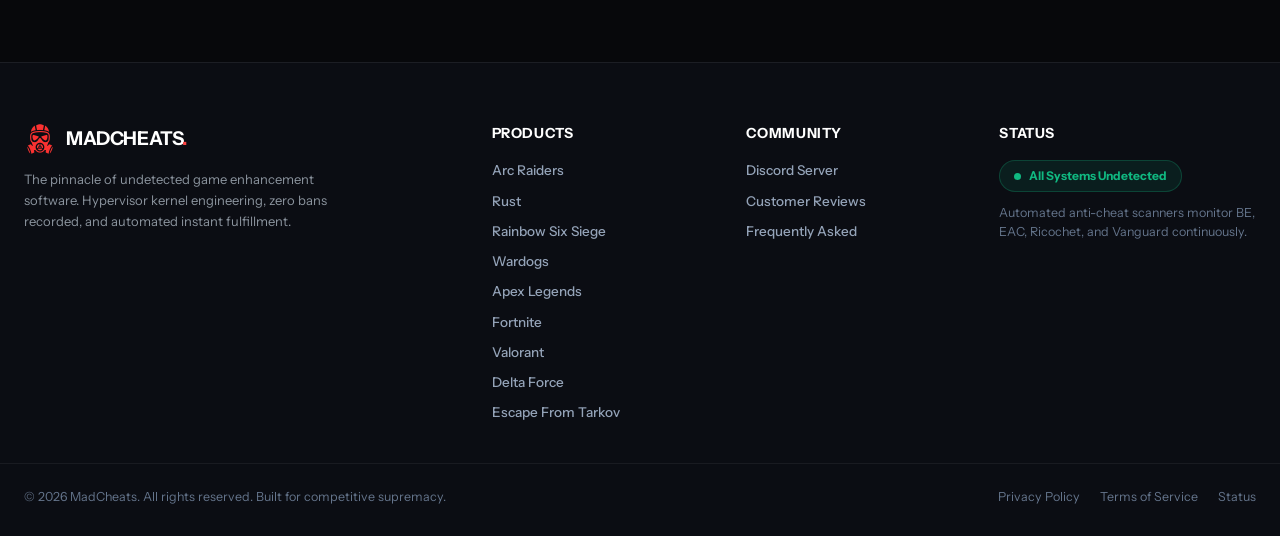
<file: wardogs.html>
<!DOCTYPE html>
<html lang="en">
<head>
  <meta charset="utf-8">
  <meta name="viewport" content="width=device-width, initial-scale=1">
  <title>Wardogs Cheats — Undetected Aimbot &amp; ESP | MadCheats</title>
  <meta name="description" content="Dominate Wardogs with undetected private cheats. EAC hypervisor bypass, silent aimbot, player skeleton ESP, loot radar, and recoil control. Instant key delivery.">
  <meta name="theme-color" content="#ff4343">
  <meta property="og:type" content="website">
  <meta property="og:site_name" content="MadCheats">
  <meta property="og:title" content="Wardogs Cheats — Undetected Aimbot &amp; ESP | MadCheats">
  <meta property="og:description" content="Dominate Wardogs with undetected private cheats. EAC hypervisor bypass, silent aimbot, player skeleton ESP, loot radar, and recoil control. Instant key delivery.">
  <meta property="og:image" content="assets/images/mascot.jpg">
  <meta property="og:image:alt" content="MadCheats Mascot">
  <meta name="twitter:card" content="summary_large_image">
  <meta name="twitter:title" content="Wardogs Cheats — Undetected Aimbot &amp; ESP | MadCheats">
  <meta name="twitter:description" content="Dominate Wardogs with undetected private cheats. EAC hypervisor bypass, silent aimbot, player skeleton ESP, loot radar, and recoil control. Instant key delivery.">
  <meta name="twitter:image" content="assets/images/mascot.jpg">
  <link rel="icon" type="image/png" href="assets/images/favicon.png">
  <link rel="shortcut icon" href="assets/images/favicon.ico">
  <link rel="apple-touch-icon" href="assets/images/logo.png">
  <link rel="stylesheet" href="https://cdnjs.cloudflare.com/ajax/libs/font-awesome/6.5.2/css/all.min.css">
  <link rel="stylesheet" href="css/style.css">
</head>
<body>

  <header class="site-header is-home" id="navbar">
    <div class="header-lead sf-rsz2">
      <a href="index.html" class="site-logo" aria-label="MadCheats home">
        <img src="assets/images/logo.png" alt="MadCheats" class="site-logo-icon">
        <span>MADCHEATS<span class="brand-dot">.</span></span>
      </a>
    </div>

    <nav class="nav-menu" aria-label="Main Navigation">
      <a href="index.html" class="nav-link">Home</a>
      <a href="index.html#popular-cheats" class="nav-link active">Cheats</a>
      <a href="index.html#loader" class="nav-link">Loader</a>
      <a href="index.html#bento-tech" class="nav-link">Features</a>
      <a href="index.html#reviews" class="nav-link">Reviews</a>
      <a href="index.html#faq" class="nav-link">FAQ</a>
    </nav>

    <div class="header-actions">
      <button class="header-search-btn" id="searchTriggerBtn" type="button" aria-label="Search software">
        <svg viewBox="0 0 24 24" width="20" height="20" fill="none" stroke="currentColor" stroke-width="2" stroke-linecap="round" stroke-linejoin="round" aria-hidden="true">
          <circle cx="11" cy="11" r="7"></circle><path d="m21 21-4.3-4.3"></path>
        </svg>
      </button>

      <button type="button" class="prefs-button" aria-label="Change language or currency">
        <svg viewBox="0 0 24 24" width="17" height="17" fill="none" stroke="currentColor" stroke-width="1.8" stroke-linecap="round" stroke-linejoin="round" aria-hidden="true">
          <circle cx="12" cy="12" r="9"></circle>
          <path d="M3 12h18"></path>
          <path d="M12 3a13.5 13.5 0 0 1 0 18a13.5 13.5 0 0 1 0-18"></path>
        </svg>
        <span class="prefs-lang">EN</span>
        <span class="prefs-dot" aria-hidden="true">&middot;</span>
        <span class="prefs-cur">$</span>
      </button>

      <a href="cart.html" class="cart-button" id="cartToggleBtn" aria-label="Shopping Cart">
        <svg viewBox="0 0 24 24" width="19" height="19" fill="none" stroke="currentColor" stroke-width="1.7" stroke-linecap="round" stroke-linejoin="round" aria-hidden="true">
          <circle cx="9" cy="21" r="1"></circle>
          <circle cx="20" cy="21" r="1"></circle>
          <path d="M1 1h4l2.68 13.39a2 2 0 0 0 2 1.61h9.72a2 2 0 0 0 2-1.61L23 6H6"></path>
        </svg>
        <span class="cart-badge">0</span>
      </a>
    </div>
  </header>

  <main>
    <div class="bc-page-container">
      <div class="bc-top-bar">
        <div class="bc-breadcrumbs">
          <a href="index.html" class="bc-crumb-link"><i class="fa-solid fa-house"></i> Home</a>
          <span class="bc-sep">/</span>
          <a href="index.html#popular-cheats" class="bc-crumb-link">Store</a>
          <span class="bc-sep">/</span>
          <button type="button" class="bc-crumb-btn" id="bcGameCrumb">WARDOGS</button>
          <span class="bc-sep bc-crumb-cheat-sep" id="bcCrumbSep">/</span>
          <span class="bc-crumb-current" id="bcCrumbCheatTitle">Wardogs Crusader</span>
        </div>
        <div class="bc-top-actions">
          <button type="button" class="bc-view-toggle-btn" id="bcViewGridBtn"><i class="fa-solid fa-border-all"></i> Cheats (3)</button>
          <button type="button" class="bc-view-toggle-btn active" id="bcViewProductBtn"><i class="fa-solid fa-sliders"></i> Product View</button>
        </div>
      </div>

      <div class="bc-grid-view hidden" id="bcGridView">
        <div class="bc-cards-grid">
          <div class="bc-cheat-card js-card-select" data-cheat="ancient">
            <div class="bc-card-img-wrap">
              <img src="assets/images/bearcheats/1103375.webp" onerror="this.onerror=null;this.src='https://bearcheats.net/storage/images/1103375.webp'" alt="Wardogs Ancient Menu" loading="lazy">
            </div>
            <div class="bc-card-title">Wardogs Ancient</div>
            <div class="bc-card-meta">
              <div class="bc-from-badge">
                <span class="bc-from-label">FROM</span>
                <span class="bc-from-price">$7.99</span>
              </div>
              <div class="bc-undetected-badge">
                <i class="fa-regular fa-circle-check"></i> UNDETECTED
              </div>
            </div>
            <button type="button" class="bc-card-buy-btn js-buy-from-grid" data-cheat="ancient">
              <i class="fa-solid fa-bag-shopping"></i> Buy now
            </button>
          </div>

          <div class="bc-cheat-card js-card-select" data-cheat="krush">
            <div class="bc-card-img-wrap">
              <img src="assets/images/bearcheats/1103383.webp" onerror="this.onerror=null;this.src='https://bearcheats.net/storage/images/1103383.webp'" alt="Wardogs Krush Menu" loading="lazy">
            </div>
            <div class="bc-card-title">Wardogs Krush</div>
            <div class="bc-card-meta">
              <div class="bc-from-badge">
                <span class="bc-from-label">FROM</span>
                <span class="bc-from-price">$7.99</span>
              </div>
              <div class="bc-undetected-badge">
                <i class="fa-regular fa-circle-check"></i> UNDETECTED
              </div>
            </div>
            <button type="button" class="bc-card-buy-btn js-buy-from-grid" data-cheat="krush">
              <i class="fa-solid fa-bag-shopping"></i> Buy now
            </button>
          </div>

          <div class="bc-cheat-card js-card-select" data-cheat="unnamed">
            <div class="bc-card-img-wrap">
              <img src="assets/images/bearcheats/1103360.webp" onerror="this.onerror=null;this.src='https://bearcheats.net/storage/images/1103360.webp'" alt="Wardogs Unnamed Suite Menu" loading="lazy">
            </div>
            <div class="bc-card-title">Wardogs Unnamed</div>
            <div class="bc-card-meta">
              <div class="bc-from-badge">
                <span class="bc-from-label">FROM</span>
                <span class="bc-from-price">$9.99</span>
              </div>
              <div class="bc-undetected-badge">
                <i class="fa-regular fa-circle-check"></i> UNDETECTED
              </div>
            </div>
            <button type="button" class="bc-card-buy-btn js-buy-from-grid" data-cheat="unnamed">
              <i class="fa-solid fa-bag-shopping"></i> Buy now
            </button>
          </div>
        </div>
      </div>

      <div class="bc-product-view" id="bcProductView">
        <div class="bc-product-card">
          <div class="bc-media-col">
            <div class="bc-preview-frame">
              <img id="bcPreviewImg" src="assets/images/bearcheats/1103383.webp" onerror="this.onerror=null;this.src='https://bearcheats.net/storage/images/1103383.webp'" alt="Wardogs Cheat Preview" loading="lazy">
              <div class="bc-page-counter">1/1</div>
            </div>
            <div class="bc-thumbs-row">
              <div class="bc-thumb" id="bcThumbBox">
                <img id="bcThumbImg" src="assets/images/bearcheats/1103383.webp" onerror="this.onerror=null;this.src='https://bearcheats.net/storage/images/1103383.webp'" alt="Thumbnail">
              </div>
            </div>
          </div>

          <div class="bc-info-col">
            <h1 class="bc-title" id="bcProductTitle">WARDOGS CRUSADER</h1>
            <div>
              <div class="bc-undetected-badge">
                <i class="fa-regular fa-circle-check"></i> UNDETECTED
              </div>
            </div>

            <div class="bc-row-total-qty">
              <div class="bc-total-group">
                <span class="bc-subhead">Total</span>
                <span class="bc-total-val" id="bcTotalAmount">$7.99</span>
              </div>
              <div class="bc-qty-group">
                <span class="bc-subhead">Quantity</span>
                <div class="bc-stepper">
                  <button type="button" class="bc-step-btn minus" id="bcQtyMinus">-</button>
                  <span class="bc-step-num" id="bcQtyVal">1</span>
                  <button type="button" class="bc-step-btn plus" id="bcQtyPlus">+</button>
                </div>
              </div>
            </div>

            <div class="bc-variant-group">
              <span class="bc-subhead">Variant</span>
              <div class="bc-variants-grid" id="bcVariantsGrid"></div>
            </div>

            <div class="bc-actions-row">
              <button type="button" class="bc-btn-cart" id="bcAddToCartBtn">
                <i class="fa-solid fa-cart-shopping"></i> Add to Cart
              </button>
              <button type="button" class="bc-btn-buy" id="bcBuyNowBtn">
                Buy Now &gt;&gt;
              </button>
            </div>
          </div>
        </div>

        <div class="bc-notice-box">
          <div class="bc-notice-hdr">
            <i class="fa-solid fa-triangle-exclamation"></i> NOTICE
          </div>
          <div class="bc-notice-text">
            This product natively supports Windows 10 and Windows 11 (all versions including 24H2/25H2). Intel and AMD CPUs are fully supported. Stream-proof and safe for continuous play with Easy Anti-Cheat hypervisor bypass.
          </div>
        </div>

        <div class="bc-reqs-box">
          <div class="bc-reqs-title">REQUIREMENTS</div>
          <ul class="bc-dot-list" id="bcReqsList">
            <li class="bc-dot-item"><span class="bc-dot-bullet"></span> Supported CPU: Intel &amp; AMD</li>
            <li class="bc-dot-item"><span class="bc-dot-bullet"></span> Supported OS: Windows 10–11 (All Builds)</li>
            <li class="bc-dot-item"><span class="bc-dot-bullet"></span> Anti-Cheat Status: UNDETECTED (EAC)</li>
          </ul>
        </div>

        <div class="bc-features-grid" id="bcFeaturesGrid"></div>
      </div>
    </div>

    <section class="section-wrap" style="padding: 20px 0 60px;">
      <div class="container">
        <div class="sec-header" style="text-align: center; margin-bottom: 36px;">
          <h2 class="sec-title" style="font-size: 28px; font-weight: 800; color: #fff;">
            Engineered For <span class="gradient-text">Tactical Extraction Dominance</span>
          </h2>
          <p class="sec-subtitle" style="font-size: 14px; color: #9ca3af; max-width: 580px; margin: 8px auto 0;">
            Every build is uniquely obfuscated per user and loaded beneath the operating system kernel.
          </p>
        </div>

        <div class="bento-grid" style="display: grid; grid-template-columns: repeat(3, 1fr); gap: 16px;">
          <div class="bento-card" style="background: #13161f; border: 1px solid rgba(255,255,255,0.06); border-radius: 12px; padding: 24px;">
            <div style="width: 44px; height: 44px; border-radius: 10px; background: rgba(255,67,67,0.12); color: #ff4343; display: flex; align-items: center; justify-content: center; font-size: 20px; margin-bottom: 16px;">
              <i class="fa-solid fa-microchip"></i>
            </div>
            <h3 style="font-size: 16px; font-weight: 800; color: #fff; margin-bottom: 8px;">Ring-0 Hypervisor</h3>
            <p style="font-size: 13px; color: #94a3b8; line-height: 1.6;">Operates beneath EAC heuristics. Zero DLL injection and zero detectable registry traces.</p>
          </div>

          <div class="bento-card" style="background: #13161f; border: 1px solid rgba(255,255,255,0.06); border-radius: 12px; padding: 24px;">
            <div style="width: 44px; height: 44px; border-radius: 10px; background: rgba(255,67,67,0.12); color: #ff4343; display: flex; align-items: center; justify-content: center; font-size: 20px; margin-bottom: 16px;">
              <i class="fa-solid fa-eye-slash"></i>
            </div>
            <h3 style="font-size: 16px; font-weight: 800; color: #fff; margin-bottom: 8px;">Streamproof Visuals</h3>
            <p style="font-size: 13px; color: #94a3b8; line-height: 1.6;">Direct hook bypass renders ESP invisible to OBS Studio, Discord screen share, Nvidia ShadowPlay, and AMD Relive.</p>
          </div>

          <div class="bento-card" style="background: #13161f; border: 1px solid rgba(255,255,255,0.06); border-radius: 12px; padding: 24px;">
            <div style="width: 44px; height: 44px; border-radius: 10px; background: rgba(255,67,67,0.12); color: #ff4343; display: flex; align-items: center; justify-content: center; font-size: 20px; margin-bottom: 16px;">
              <i class="fa-solid fa-bolt"></i>
            </div>
            <h3 style="font-size: 16px; font-weight: 800; color: #fff; margin-bottom: 8px;">Instant Dispatch</h3>
            <p style="font-size: 13px; color: #94a3b8; line-height: 1.6;">Automated license generation and immediate loader access. Start playing in under two minutes from checkout.</p>
          </div>
        </div>
      </div>
    </section>
  </main>

  <footer class="footer">
    <div class="footer-top">
      <div class="footer-col brand-col">
        <a href="index.html" class="site-logo">
          <img src="assets/images/logo.png" alt="MadCheats" class="site-logo-icon">
          <span>MADCHEATS<span class="brand-dot">.</span></span>
        </a>
        <p class="footer-desc">
          The pinnacle of undetected game enhancement software. Hypervisor kernel engineering, zero bans recorded, and automated instant fulfillment.
        </p>
      </div>

      <div class="footer-col">
        <div class="footer-title">Products</div>
        <ul class="footer-links">
          <li><a href="arc.html">Arc Raiders</a></li>
          <li><a href="rust.html">Rust</a></li>
          <li><a href="r6.html">Rainbow Six Siege</a></li>
          <li><a href="wardogs.html">Wardogs</a></li>
          <li><a href="apex.html">Apex Legends</a></li>
          <li><a href="fortnite.html">Fortnite</a></li>
          <li><a href="valorant.html">Valorant</a></li>
          <li><a href="delta_force.html">Delta Force</a></li>
          <li><a href="eft.html">Escape From Tarkov</a></li>
        </ul>
      </div>

      <div class="footer-col">
        <div class="footer-title">Community</div>
        <ul class="footer-links">
          <li><a href="https://discord.gg/madcheats" target="_blank" rel="noopener noreferrer">Discord Server</a></li>
          <li><a href="index.html#reviews">Customer Reviews</a></li>
          <li><a href="index.html#faq">Frequently Asked</a></li>
        </ul>
      </div>

      <div class="footer-col">
        <div class="footer-title">Status</div>
        <div class="footer-status-pill">
          <span class="dot"></span>
          <span>All Systems Undetected</span>
        </div>
        <p class="footer-subtext">Automated anti-cheat scanners monitor BE, EAC, Ricochet, and Vanguard continuously.</p>
      </div>
    </div>

    <div class="footer-bottom">
      <div class="footer-copy">&copy; 2026 MadCheats. All rights reserved. Built for competitive supremacy.</div>
      <div class="footer-legal">
        <a href="#">Privacy Policy</a>
        <a href="#">Terms of Service</a>
        <a href="#">Status</a>
      </div>
    </div>
  </footer>

  <script src="js/main.js"></script>
  <script>
    document.addEventListener('DOMContentLoaded', () => {
      const WARDOGS_CHEATS = {
        ancient: {
          id: 'wd-ancient',
          key: 'ancient',
          productId: 886592,
          title: 'WARDOGS ANCIENT',
          shortTitle: 'Ancient Wardogs',
          image: 'assets/images/bearcheats/1103375.webp',
          variants: [
            { key: '1d', name: '1 Day Key', price: 7.99, variantId: 1727920, stock: 'In Stock' },
            { key: '7d', name: '7 Days', price: 29.99, variantId: 1727921, stock: 'In Stock' },
            { key: '30d', name: '30 Days', price: 59.99, variantId: 1727922, stock: 'In Stock' }
          ],
          requirements: [
            'Supported CPU: Intel & AMD',
            'Supported OS: Windows 10–11 (All Builds)',
            'Anti-Cheat Status: UNDETECTED (Hypervisor)',
            'Streamproof: OBS & Discord Invisible'
          ],
          features: [
            {
              title: 'NON-INJECTED VISUALS',
              desc: 'Read-only external memory access for maximum account longevity.',
              bullets: [
                '2D Box, Skeleton Bones & Player Names',
                'Real-Time Health, Armor & Distance',
                'Weapon In-Hand & Ammo Readouts',
                'Zero In-Memory Footprint'
              ]
            },
            {
              title: 'RADAR & LOOT ESP',
              desc: 'High-value military container radar and 360-degree mini-map.',
              bullets: [
                'Military Cache & Crate Highlights',
                'Dropped Weapon & Equipment Radar',
                '360-Degree Mini Radar HUD',
                'Audible Threat Distance Alerts'
              ]
            },
            {
              title: 'SAFETY & PERFORMANCE',
              desc: 'External kernel driver scanning with zero frame rate impact.',
              bullets: [
                'Zero FPS Drops',
                'Full Streamproof Shield',
                'Non-Injected Driver Technology',
                'Immediate Digital License Dispatch'
              ]
            }
          ]
        },
        krush: {
          id: 'wd-krush',
          key: 'krush',
          productId: 886596,
          title: 'WARDOGS KRUSH',
          shortTitle: 'Krush Wardogs',
          image: 'assets/images/bearcheats/1103383.webp',
          variants: [
            { key: '1d', name: '1 Day Key', price: 7.99, variantId: 1727932, stock: 'In Stock' },
            { key: '7d', name: '7 Days', price: 29.99, variantId: 1727933, stock: 'In Stock' },
            { key: '30d', name: '30 Days', price: 59.99, variantId: 1727934, stock: 'In Stock' }
          ],
          requirements: [
            'Supported CPU: Intel & AMD',
            'Supported OS: Windows 10–11 (All Builds)',
            'Anti-Cheat Status: UNDETECTED (EAC)',
            'Streamproof: OBS & Discord Invisible'
          ],
          features: [
            {
              title: 'COMBAT & AIMBOT',
              desc: 'Silent vector aimbot with direct mouse manipulation and customizable smoothing.',
              bullets: [
                'Silent Aimbot with Dual Actuation Keys',
                'Dynamic Recoil Control System (RCS)',
                'Head, Neck & Pelvis Target Prioritization',
                'Visible Check & Wall Thickness Calculation'
              ]
            },
            {
              title: 'VISUALS & ESP',
              desc: 'High-clarity player skeleton models and tactical status bars.',
              bullets: [
                '2D Box & Skeleton Bone ESP',
                'Health, Armor & Ammo Displays',
                'Contractor Distance Snaplines',
                'Streamproof Direct Hook Rendering'
              ]
            },
            {
              title: 'SECURITY & STEALTH',
              desc: 'Hypervisor-level memory isolation designed for Easy Anti-Cheat protection.',
              bullets: [
                'Ring-0 Hypervisor Driver',
                'Polymorphic Binary Encryption',
                'Zero Memory Injection Footprint',
                'Instant Key Dispatch & 24/7 Support'
              ]
            }
          ]
        },
        unnamed: {
          id: 'wd-unnamed',
          key: 'unnamed',
          productId: 887809,
          title: 'WARDOGS UNNAMED DMA',
          shortTitle: 'Unnamed Wardogs',
          image: 'assets/images/bearcheats/1103360.webp',
          variants: [
            { key: '1d', name: '1 Day Key', price: 9.99, variantId: 1736059, stock: 'In Stock' },
            { key: '7d', name: '7 Days', price: 39.99, variantId: 1736060, stock: 'In Stock' },
            { key: '30d', name: '30 Days', price: 69.99, variantId: 1736061, stock: 'In Stock' }
          ],
          requirements: [
            'Supported CPU: Intel & AMD',
            'Supported OS: Windows 10–11 (All Builds)',
            'Anti-Cheat Status: UNDETECTED (EAC)',
            'Streamproof: OBS & Discord Invisible'
          ],
          features: [
            {
              title: 'LETHAL COMBAT',
              desc: 'Dominant competitive suite for fast-paced extraction sweeps.',
              bullets: [
                'Instant Snap Silent Aim',
                'Wall Penetration Damage Assist',
                'Zero Recoil & Zero Bullet Spread',
                'Humanized Smooth FOV Tracking'
              ]
            },
            {
              title: 'TACTICAL ESP',
              desc: 'Complete spatial intelligence on enemy contractors and traps.',
              bullets: [
                'Enemy Line-of-Sight Tracers',
                'Grenade Trajectory Prediction',
                'Contractor Ranking & ELO Tags',
                'Full 3D Bounding Boxes'
              ]
            },
            {
              title: 'DMA & PRIVATE SLOTS',
              desc: 'Polymorphic build per customer with hardware DMA mode.',
              bullets: [
                'Hardware DMA Protocol Support',
                'Built-in HWID Spoofer',
                'Zero Ban Record on EAC',
                'VIP Discord Priority Channel'
              ]
            }
          ]
        }
      };

      let currentCheat = WARDOGS_CHEATS.ancient;
      let selectedVariant = currentCheat.variants[0];
      let currentQty = 1;

      const gridView = document.getElementById('bcGridView');
      const productView = document.getElementById('bcProductView');
      const viewGridBtn = document.getElementById('bcViewGridBtn');
      const viewProductBtn = document.getElementById('bcViewProductBtn');
      const gameCrumb = document.getElementById('bcGameCrumb');
      const crumbCheatTitle = document.getElementById('bcCrumbCheatTitle');
      const crumbSep = document.getElementById('bcCrumbSep');

      const previewImg = document.getElementById('bcPreviewImg');
      const thumbImg = document.getElementById('bcThumbImg');
      const productTitle = document.getElementById('bcProductTitle');
      const totalAmount = document.getElementById('bcTotalAmount');
      const qtyVal = document.getElementById('bcQtyVal');
      const qtyMinus = document.getElementById('bcQtyMinus');
      const qtyPlus = document.getElementById('bcQtyPlus');
      const variantsGrid = document.getElementById('bcVariantsGrid');
      const reqsList = document.getElementById('bcReqsList');
      const featuresGrid = document.getElementById('bcFeaturesGrid');
      const addToCartBtn = document.getElementById('bcAddToCartBtn');
      const buyNowBtn = document.getElementById('bcBuyNowBtn');
      const mascotBtn = document.getElementById('mascotCtaBtn');

      function renderProduct(cheatKey) {
        currentCheat = WARDOGS_CHEATS[cheatKey] || WARDOGS_CHEATS.ancient;
        selectedVariant = currentCheat.variants[0];
        currentQty = 1;

        previewImg.src = currentCheat.image;
        previewImg.alt = currentCheat.title;
        thumbImg.src = currentCheat.image;
        thumbImg.alt = currentCheat.title;
        productTitle.textContent = currentCheat.title;
        crumbCheatTitle.textContent = currentCheat.shortTitle;
        crumbCheatTitle.style.display = 'inline';
        crumbSep.style.display = 'inline';

        qtyVal.textContent = currentQty;
        updateTotal();

        variantsGrid.innerHTML = '';
        currentCheat.variants.forEach((v, idx) => {
          const btn = document.createElement('button');
          btn.type = 'button';
          btn.className = `bc-variant-btn ${idx === 0 ? 'active' : 'inactive'}`;
          btn.innerHTML = `
            <div class="bc-v-line">
              <span class="bc-v-title">${v.name}</span>
              <span class="bc-v-stock">${v.stock}</span>
            </div>
            <div class="bc-v-price">$${v.price.toFixed(2)}</div>
          `;
          btn.addEventListener('click', () => {
            variantsGrid.querySelectorAll('.bc-variant-btn').forEach(b => {
              b.className = 'bc-variant-btn inactive';
            });
            btn.className = 'bc-variant-btn active';
            selectedVariant = v;
            updateTotal();
          });
          variantsGrid.appendChild(btn);
        });

        reqsList.innerHTML = '';
        currentCheat.requirements.forEach(req => {
          const li = document.createElement('li');
          li.className = 'bc-dot-item';
          li.innerHTML = `<span class="bc-dot-bullet"></span> ${req}`;
          reqsList.appendChild(li);
        });

        featuresGrid.innerHTML = '';
        currentCheat.features.forEach(f => {
          const col = document.createElement('div');
          col.className = 'bc-feat-card';
          const bulletsHtml = f.bullets.map(b => `<li class="bc-dot-item"><span class="bc-dot-bullet"></span> ${b}</li>`).join('');
          col.innerHTML = `
            <div class="col-title">${f.title}</div>
            <div class="col-desc">${f.desc}</div>
            <ul class="bc-dot-list">${bulletsHtml}</ul>
          `;
          featuresGrid.appendChild(col);
        });

        gridView.classList.add('hidden');
        productView.classList.remove('hidden');
        viewProductBtn.classList.add('active');
        viewGridBtn.classList.remove('active');
        gameCrumb.classList.remove('active');
      }

      function showGrid() {
        productView.classList.add('hidden');
        gridView.classList.remove('hidden');
        viewGridBtn.classList.add('active');
        viewProductBtn.classList.remove('active');
        gameCrumb.classList.add('active');
        crumbCheatTitle.style.display = 'none';
        crumbSep.style.display = 'none';
        window.location.hash = 'all';
      }

      function updateTotal() {
        const total = (selectedVariant.price * currentQty).toFixed(2);
        totalAmount.textContent = `$${total}`;
      }

      qtyMinus.addEventListener('click', () => {
        if (currentQty > 1) {
          currentQty--;
          qtyVal.textContent = currentQty;
          updateTotal();
        }
      });

      qtyPlus.addEventListener('click', () => {
        if (currentQty < 20) {
          currentQty++;
          qtyVal.textContent = currentQty;
          updateTotal();
        }
      });

      viewGridBtn.addEventListener('click', showGrid);
      gameCrumb.addEventListener('click', showGrid);
      if (mascotBtn) mascotBtn.addEventListener('click', (e) => {
        e.preventDefault();
        showGrid();
        window.scrollTo({ top: 120, behavior: 'smooth' });
      });
      viewProductBtn.addEventListener('click', () => {
        renderProduct(currentCheat.key);
      });

      document.querySelectorAll('.js-card-select').forEach(card => {
        card.addEventListener('click', (e) => {
          if (e.target.closest('.bc-card-buy-btn')) return;
          const cheat = card.getAttribute('data-cheat');
          renderProduct(cheat);
          window.location.hash = cheat;
          window.scrollTo({ top: 120, behavior: 'smooth' });
        });
      });

      document.querySelectorAll('.js-buy-from-grid').forEach(btn => {
        btn.addEventListener('click', (e) => {
          e.stopPropagation();
          const cheat = btn.getAttribute('data-cheat');
          renderProduct(cheat);
          window.location.hash = cheat;
          window.scrollTo({ top: 120, behavior: 'smooth' });
        });
      });

      function addCurrentToCart(andCheckout = false) {
        if (!window.MadCheatsCart) return;
        for (let i = 0; i < currentQty; i++) {
          window.MadCheatsCart.addToCart({
            id: `${currentCheat.id}-${selectedVariant.key}`,
            gameKey: 'wardogs',
            gameTitle: 'Wardogs',
            cheatName: currentCheat.shortTitle,
            edition: 'Undetected Ring-0',
            durationKey: selectedVariant.key,
            durationName: selectedVariant.name,
            price: selectedVariant.price,
            productId: currentCheat.productId,
            variantId: selectedVariant.variantId,
            image: currentCheat.image
          });
        }
        if (andCheckout) {
          if (window.MadCheatsCart && window.MadCheatsCart.checkout) {
            window.MadCheatsCart.checkout(buyNowBtn);
          } else {
            window.location.href = 'cart.html?checkout=true';
          }
        } else {
          window.location.href = 'cart.html';
        }
      }

      addToCartBtn.addEventListener('click', () => {
        addCurrentToCart(false);
      });

      buyNowBtn.addEventListener('click', () => {
        addCurrentToCart(true);
      });

      const hash = window.location.hash.replace('#', '').toLowerCase();
      if (hash === 'all' || hash === 'category') {
        showGrid();
      } else if (hash === 'krush') {
        renderProduct('krush');
      } else if (hash === 'unnamed') {
        renderProduct('unnamed');
      } else {
        renderProduct('ancient');
      }
    });
  </script>
</body>
</html>
</file>
<file: css/style.css>
@import url('https://fonts.googleapis.com/css2?family=Instrument+Sans:ital,wght@0,400..700;1,400..700&family=Plus+Jakarta+Sans:ital,wght@0,400..800;1,400..800&family=JetBrains+Mono:wght@400;500;600;700&display=swap');

:root {
  --bg-deep: #07080b;
  --bg-surface: #10131b;
  --bg-card: #13161f;
  --bg-card-hover: #161a26;
  --bg-glass: rgba(19, 22, 31, 0.88);
  --border-subtle: rgba(255, 255, 255, 0.07);
  --border-card: rgba(255, 255, 255, 0.09);
  --red-main: #ff4343;
  --red-dark: #d82b2b;
  --red-hover: #ff5959;
  --text-main: #ffffff;
  --text-muted: #94a3b8;
  --text-dim: #64748b;
  --green-live: #10b981;
  --radius-sm: 8px;
  --radius-md: 14px;
  --radius-lg: 20px;
  --radius-full: 9999px;
  --font-sans: 'Instrument Sans', 'Plus Jakarta Sans', -apple-system, BlinkMacSystemFont, sans-serif;
  --font-mono: 'JetBrains Mono', monospace;
  --transition-fast: 0.18s cubic-bezier(0.16, 1, 0.3, 1);
  --transition-smooth: 0.3s cubic-bezier(0.16, 1, 0.3, 1);
}

*, *::before, *::after {
  box-sizing: border-box;
  margin: 0;
  padding: 0;
}

html {
  scroll-behavior: smooth;
  color-scheme: dark;
}

body {
  font-family: var(--font-sans);
  background-color: var(--bg-deep);
  color: var(--text-main);
  line-height: 1.5;
  overflow-x: hidden;
  -webkit-font-smoothing: antialiased;
}

a {
  color: inherit;
  text-decoration: none;
  transition: all var(--transition-fast);
}

button {
  font-family: inherit;
  cursor: pointer;
  border: none;
  outline: none;
  background: transparent;
}

input, select, textarea {
  font-family: inherit;
  color: inherit;
  outline: none;
}

img {
  max-width: 100%;
  height: auto;
}

.container {
  width: 100%;
  max-width: 1360px;
  margin: 0 auto;
  padding: 0 24px;
}

.film-grain {
  display: none !important;
  pointer-events: none !important;
}

.top-anno {
  background: #11141d;
  border-bottom: 1px solid rgba(255, 255, 255, 0.07);
  padding: 10px 18px;
  font-size: 13px;
  font-weight: 600;
  display: flex;
  align-items: center;
  justify-content: center;
  position: relative;
  z-index: 60;
}

.anno-content {
  display: flex;
  align-items: center;
  gap: 12px;
  flex-wrap: wrap;
  justify-content: center;
}

.anno-pill {
  background: rgba(255, 43, 43, 0.15);
  border: 1px solid rgba(255, 43, 43, 0.3);
  color: #ff6666;
  padding: 2px 8px;
  border-radius: 4px;
  font-size: 11px;
  font-weight: 800;
  letter-spacing: 0.5px;
  text-transform: uppercase;
}

.anno-btn {
  background: var(--red-main);
  color: #fff;
  font-size: 11.5px;
  font-weight: 700;
  padding: 4px 12px;
  border-radius: 5px;
  display: inline-flex;
  align-items: center;
  gap: 5px;
  transition: background var(--transition-fast);
}

.anno-btn:hover {
  background: var(--red-hover);
}

.anno-close {
  position: absolute;
  right: 18px;
  color: var(--text-dim);
  padding: 4px;
  display: flex;
  align-items: center;
  justify-content: center;
  transition: color var(--transition-fast);
}

.anno-close:hover {
  color: #fff;
}

.site-header,
.navbar {
  position: sticky;
  top: 0;
  width: 100%;
  height: 68px;
  background: rgba(7, 8, 11, 0.88);
  backdrop-filter: blur(18px);
  -webkit-backdrop-filter: blur(18px);
  border-bottom: 1px solid var(--border-subtle);
  z-index: 90;
  transition: all var(--transition-smooth);
  display: flex;
  align-items: center;
  justify-content: space-between;
  padding: 0 clamp(20px, 4vw, 50px);
}

.site-header.scrolled,
.navbar.scrolled {
  background: rgba(7, 8, 11, 0.98);
  border-bottom-color: rgba(255, 255, 255, 0.1);
}

.navbar-inner,
.header-lead-wrap {
  display: flex;
  align-items: center;
  justify-content: space-between;
  height: 100%;
  gap: 20px;
}

.header-lead,
.nav-left {
  display: flex;
  align-items: center;
  gap: 16px;
  flex-shrink: 0;
}

.site-logo,
.brand {
  display: flex;
  align-items: center;
  gap: 10px;
  font-weight: 800;
  font-size: 19px;
  letter-spacing: -0.4px;
  color: #fff;
  user-select: none;
}

.brand-icon,
.site-logo-icon {
  width: 32px;
  height: 32px;
  flex-shrink: 0;
  object-fit: contain;
  display: block;
}

.brand-dot {
  color: var(--red-main);
}

.online-now {
  display: inline-flex;
  align-items: center;
  gap: 8px;
  padding: 5px 12px;
  background: rgba(255, 43, 43, 0.08);
  border: 1px solid rgba(255, 43, 43, 0.22);
  border-radius: 7px;
}

.online-now-icon {
  display: flex;
  align-items: center;
  justify-content: center;
}

.online-now-meta {
  display: flex;
  flex-direction: column;
  line-height: 1;
}

.online-now-count {
  font-size: 13px;
  font-weight: 800;
  color: #fff;
  font-family: var(--font-mono);
}

.online-now-label {
  font-size: 9px;
  font-weight: 700;
  text-transform: uppercase;
  color: var(--red-main);
  letter-spacing: 0.6px;
  margin-top: 2px;
}

.site-nav,
.nav-menu {
  display: flex;
  align-items: center;
  list-style: none;
  gap: 24px;
  margin: 0;
  padding: 0;
}

.site-nav .nav-link,
.nav-link {
  font-size: 13.5px;
  font-weight: 600;
  color: var(--text-muted);
  display: inline-flex;
  align-items: center;
  gap: 5px;
  position: relative;
  padding: 6px 0;
  white-space: nowrap;
  letter-spacing: 0.2px;
}

.site-nav .nav-link:hover,
.site-nav .nav-link.active,
.nav-link:hover,
.nav-link.active {
  color: #fff;
}

.nav-link::after {
  content: '';
  position: absolute;
  bottom: 0;
  left: 0;
  width: 0;
  height: 2px;
  background: var(--red-main);
  transition: width var(--transition-fast);
}

.nav-link:hover::after,
.nav-link.active::after {
  width: 100%;
}

.nav-dropdown {
  position: relative;
}

.nav-caret {
  transition: transform var(--transition-fast);
}

.nav-dropdown:hover .nav-caret {
  transform: rotate(180deg);
}

.nav-mega {
  position: absolute;
  top: calc(100% + 14px);
  left: 50%;
  transform: translateX(-50%) translateY(8px);
  width: 480px;
  background: rgba(11, 13, 19, 0.98);
  border: 1px solid rgba(255, 43, 43, 0.25);
  border-radius: var(--radius-md);
  padding: 16px;
  display: grid;
  grid-template-columns: 1fr 1fr;
  gap: 8px;
  box-shadow: 0 16px 40px rgba(0, 0, 0, 0.8);
  opacity: 0;
  visibility: hidden;
  transition: all var(--transition-smooth);
  z-index: 100;
  backdrop-filter: blur(20px);
  -webkit-backdrop-filter: blur(20px);
}

.nav-dropdown:hover .nav-mega {
  opacity: 1;
  visibility: visible;
  transform: translateX(-50%) translateY(0);
}

.nav-mega-item {
  display: flex;
  align-items: center;
  justify-content: space-between;
  padding: 9px 12px;
  border-radius: var(--radius-sm);
  background: rgba(255, 255, 255, 0.02);
  color: var(--text-muted);
  font-size: 13px;
  font-weight: 600;
  transition: all var(--transition-fast);
  text-decoration: none;
}

.nav-mega-item:hover {
  background: rgba(255, 43, 43, 0.12);
  color: #fff;
  border-left: 2px solid var(--red-main);
  transform: translateX(2px);
}

.nav-mega-arrow {
  opacity: 0;
  color: var(--red-main);
  transition: opacity var(--transition-fast), transform var(--transition-fast);
}

.nav-mega-item:hover .nav-mega-arrow {
  opacity: 1;
  transform: translateX(2px);
}

.header-actions,
.nav-actions {
  display: flex;
  align-items: center;
  gap: 12px;
  flex-shrink: 0;
}

.header-search-btn,
.search-trigger-btn {
  width: 36px;
  height: 36px;
  display: inline-flex;
  align-items: center;
  justify-content: center;
  color: var(--text-muted);
  border-radius: 8px;
  border: 1px solid var(--border-subtle);
  background: rgba(255, 255, 255, 0.03);
  transition: all var(--transition-fast);
}

.header-search-btn:hover,
.search-trigger-btn:hover {
  color: #fff;
  border-color: rgba(255, 255, 255, 0.2);
  background: rgba(255, 255, 255, 0.06);
}

.prefs-button {
  height: 36px;
  padding: 0 10px;
  display: inline-flex;
  align-items: center;
  gap: 5px;
  font-size: 12px;
  font-weight: 600;
  color: var(--text-muted);
  border-radius: 8px;
  border: 1px solid var(--border-subtle);
  background: rgba(255, 255, 255, 0.03);
  transition: all var(--transition-fast);
}

.prefs-button:hover {
  color: #fff;
  border-color: rgba(255, 255, 255, 0.2);
}

.cart-button,
.cart-btn {
  position: relative;
  width: 36px;
  height: 36px;
  border-radius: 8px;
  background: rgba(255, 255, 255, 0.03);
  border: 1px solid var(--border-subtle);
  color: #cbd5e1;
  display: inline-flex;
  align-items: center;
  justify-content: center;
  font-size: 13px;
  transition: all var(--transition-fast);
}

.cart-button:hover,
.cart-btn:hover {
  border-color: rgba(255, 255, 255, 0.2);
  background: rgba(255, 255, 255, 0.06);
  color: #fff;
}

.cart-badge,
.cart-count {
  position: absolute;
  top: -4px;
  right: -4px;
  background: var(--red-main);
  color: #fff;
  font-size: 9.5px;
  font-weight: 800;
  width: 16px;
  height: 16px;
  border-radius: 50%;
  display: flex;
  align-items: center;
  justify-content: center;
  line-height: 1;
}

.dshero-btn,
.btn-primary {
  background: var(--red-main);
  color: #fff;
  font-weight: 700;
  font-size: 14px;
  padding: 11px 22px;
  border-radius: var(--radius-sm);
  display: inline-flex;
  align-items: center;
  gap: 8px;
  border: 1px solid rgba(255, 255, 255, 0.15);
  transition: background var(--transition-fast), transform var(--transition-fast);
}

.dshero-btn:hover,
.btn-primary:hover {
  background: var(--red-hover);
  transform: translateY(-1px);
}

.dshero-btn-ghost,
.btn-secondary {
  background: #141722;
  border: 1px solid var(--border-subtle);
  color: #fff;
  font-weight: 700;
  font-size: 14px;
  padding: 11px 22px;
  border-radius: var(--radius-sm);
  display: inline-flex;
  align-items: center;
  gap: 8px;
  transition: all var(--transition-fast);
}

.dshero-btn-ghost:hover,
.btn-secondary:hover {
  background: #1c2030;
  border-color: rgba(255, 255, 255, 0.2);
  transform: translateY(-1px);
}

.theme-header__hero {
  position: relative;
  width: 100%;
  min-height: 640px;
  display: flex;
  align-items: center;
  overflow: hidden;
  background: #07080b;
  padding: 80px 0 90px;
}

.theme-header__hero-bg {
  position: absolute;
  inset: 0;
  width: 100%;
  height: 100%;
  overflow: hidden;
  pointer-events: none;
  z-index: 1;
}

.theme-header__hero-bg video,
.theme-header__hero-bg .hero-bg-video {
  position: absolute;
  top: 0;
  right: 0;
  width: 66%;
  height: 100%;
  object-fit: cover;
  object-position: right 15%;
  filter: hue-rotate(65deg) saturate(1.35) contrast(1.05);
}

.theme-header__hero-bg .hero-bg-overlay {
  position: absolute;
  inset: 0;
  background: 
    linear-gradient(90deg, #07080b 0%, #07080b 38%, rgba(7, 8, 11, 0.8) 58%, rgba(7, 8, 11, 0.2) 80%, transparent 100%),
    linear-gradient(180deg, #07080b 0%, transparent 12%, transparent 85%, #07080b 100%);
  pointer-events: none;
}

.ipsLayout_container {
  width: 100%;
  max-width: 1320px;
  margin: 0 auto;
  padding: 0 28px;
  position: relative;
  z-index: 3;
}

.heroTitle.headerHero_title {
  font-size: clamp(34px, 4.4vw, 56px);
  font-weight: 900;
  color: #ffffff;
  line-height: 1.12;
  letter-spacing: -0.8px;
  margin-bottom: 18px;
  max-width: 640px;
}

.heroTitle.headerHero_title b,
.heroTitle.headerHero_title strong {
  color: #ff4343;
  font-weight: 900;
}

.heroDesc.headerHero_desc {
  font-size: 15.5px;
  color: #9da8b6;
  line-height: 1.6;
  max-width: 520px;
  margin-bottom: 30px;
}

.heroButtons {
  display: flex;
  align-items: center;
  gap: 14px;
  margin-bottom: 36px;
  flex-wrap: wrap;
}

.headerHero_button {
  display: inline-flex;
  align-items: center;
  justify-content: center;
  gap: 10px;
  font-size: 14px;
  font-weight: 800;
  padding: 13px 24px;
  border-radius: 7px;
  cursor: pointer;
  text-decoration: none;
  transition: all 0.16s ease;
}

.headerHero_button.heroButton_primary {
  background: #ff4343;
  color: #ffffff;
  border: 1px solid #ff4343;
}

.headerHero_button.heroButton_primary:hover {
  background: #ff5959;
  border-color: #ff5959;
  transform: translateY(-1px);
}

.headerHero_button.heroButton_secondary {
  background: #141722;
  border: 1px solid rgba(255, 255, 255, 0.08);
  color: #cbd5e1;
}

.headerHero_button.heroButton_secondary:hover {
  background: #1c202e;
  border-color: rgba(255, 255, 255, 0.18);
  color: #ffffff;
  transform: translateY(-1px);
}

.headerHero_stats {
  display: flex;
  align-items: center;
  gap: 36px;
  list-style: none;
  padding: 0;
  margin: 0;
  flex-wrap: wrap;
}

.headerHero_stats li {
  display: flex;
  align-items: center;
  gap: 12px;
}

.headerHero_stats li i.fa-cart-shopping,
.headerHero_stats li i.fa-cart-shopping-fast {
  font-size: 20px;
  color: #ff4343;
}

.headerHero_stats li i.fa-star {
  font-size: 14px;
  color: #ffb020;
}

.headerHero_stats li b {
  display: block;
  font-size: 20px;
  font-weight: 900;
  color: #ff4343;
  line-height: 1.15;
  letter-spacing: -0.2px;
}

.headerHero_stats li span {
  display: block;
  font-size: 11px;
  font-weight: 700;
  color: #8d96a5;
  text-transform: uppercase;
  letter-spacing: 0.6px;
  margin-top: 3px;
}

@media (max-width: 960px) {
  .theme-header__hero {
    min-height: auto;
    padding: 60px 0 70px;
  }
  .theme-header__hero-bg video,
  .theme-header__hero-bg .hero-bg-video {
    width: 100%;
    object-position: 70% center;
    opacity: 0.35;
  }
  .theme-header__hero-bg .hero-bg-overlay {
    background: rgba(7, 8, 11, 0.82);
  }
  .heroTitle.headerHero_title {
    font-size: 34px;
  }
  .headerHero_stats {
    gap: 22px;
  }
}

.game-marquee {
  position: relative;
  padding: 38px 0 46px;
  overflow: hidden;
  border-bottom: 1px solid rgba(255, 255, 255, 0.06);
  background: #07080b;
}

.game-marquee-kicker {
  text-align: center;
  font-size: 11.5px;
  font-weight: 700;
  letter-spacing: 2px;
  text-transform: uppercase;
  color: var(--text-dim);
  margin-bottom: 24px;
}

.game-marquee-viewport {
  overflow: hidden;
  position: relative;
  width: 100%;
  mask-image: linear-gradient(to right, transparent, #000 10%, #000 90%, transparent);
  -webkit-mask-image: linear-gradient(to right, transparent, #000 10%, #000 90%, transparent);
}

.game-marquee-track {
  display: flex;
  align-items: center;
  gap: 52px;
  width: max-content;
  animation: gameScroll 40s linear infinite;
}

.game-marquee-track:hover {
  animation-play-state: paused;
}

@keyframes gameScroll {
  from { transform: translateX(0); }
  to { transform: translateX(-50%); }
}

.game-marquee-item {
  display: inline-flex;
  align-items: center;
  gap: 8px;
  opacity: 0.65;
  transition: opacity var(--transition-fast), transform var(--transition-fast);
  text-decoration: none;
}

.game-marquee-item:hover {
  opacity: 1;
  transform: translateY(-2px);
}

.game-marquee-item img {
  height: 38px;
  width: auto;
  max-width: 140px;
  object-fit: contain;
  filter: brightness(0.85) grayscale(25%);
  transition: all var(--transition-fast);
}

.game-marquee-item:hover img {
  filter: brightness(1.2) grayscale(0%);
  transform: scale(1.05);
}

.game-marquee-item span {
  font-size: 14px;
  font-weight: 800;
  letter-spacing: 1.2px;
  text-transform: uppercase;
  color: #fff;
  white-space: nowrap;
}

.hero-header {
  text-align: center;
  max-width: 880px;
  margin: 0 auto 46px;
  position: relative;
  z-index: 2;
}

.trust-pill {
  display: inline-flex;
  align-items: center;
  gap: 8px;
  background: #131722;
  border: 1px solid var(--border-subtle);
  padding: 6px 16px;
  border-radius: var(--radius-full);
  margin-bottom: 22px;
  font-size: 12.5px;
  font-weight: 700;
  color: var(--text-muted);
  letter-spacing: 0.4px;
}

.trust-stars {
  display: flex;
  gap: 3px;
  color: #ff3838;
  font-size: 11px;
}

.hero-h1 {
  font-size: clamp(38px, 5.2vw, 64px);
  font-weight: 800;
  letter-spacing: -1.5px;
  line-height: 1.08;
  margin-bottom: 20px;
  color: #fff;
}

.gradient-text {
  background: linear-gradient(135deg, #ffffff 40%, #ff8585 85%, var(--red-main) 100%);
  -webkit-background-clip: text;
  -webkit-text-fill-color: transparent;
}

.hero-desc {
  font-size: 17px;
  color: var(--text-muted);
  line-height: 1.6;
  max-width: 680px;
  margin: 0 auto 32px;
}

.hero-actions {
  display: flex;
  align-items: center;
  justify-content: center;
  gap: 16px;
  flex-wrap: wrap;
  margin-bottom: 34px;
}

.hero-stats-bar {
  display: flex;
  align-items: center;
  justify-content: center;
  gap: 32px;
  font-size: 13.5px;
  color: var(--text-dim);
  font-weight: 600;
  flex-wrap: wrap;
}

.hero-stat-item {
  display: flex;
  align-items: center;
  gap: 8px;
}

.hero-stat-item strong {
  color: #fff;
  font-size: 14px;
}

.hero-stage {
  position: relative;
  max-width: 1140px;
  margin: 0 auto;
  border-radius: var(--radius-lg);
  border: 1px solid rgba(255, 255, 255, 0.1);
  background: #080a10;
  overflow: hidden;
  height: 580px;
  user-select: none;
}

.hero-video-container {
  position: absolute;
  inset: 0;
  width: 100%;
  height: 100%;
  overflow: hidden;
  pointer-events: none;
  z-index: 0;
}

.hero-game-video {
  position: absolute;
  top: 50%;
  left: 50%;
  width: 100%;
  height: 100%;
  min-width: 177.77777778vh;
  min-height: 56.25vw;
  transform: translate(-50%, -50%);
  border: none;
  opacity: 0.75;
  filter: contrast(110%) brightness(85%);
  pointer-events: none;
}

video.hero-game-video {
  object-fit: cover;
  min-width: 100%;
  min-height: 100%;
  top: 0;
  left: 0;
  transform: none;
}

.hero-video-overlay {
  position: absolute;
  inset: 0;
  background: radial-gradient(ellipse at center, rgba(7, 8, 11, 0.2) 0%, rgba(7, 8, 11, 0.75) 75%, #07080b 100%),
              linear-gradient(to top, #07080b 0%, transparent 30%);
  pointer-events: none;
}

.hero-video-badge {
  position: absolute;
  bottom: 16px;
  left: 18px;
  display: inline-flex;
  align-items: center;
  gap: 8px;
  padding: 5px 12px;
  background: rgba(8, 10, 16, 0.85);
  border: 1px solid rgba(255, 43, 43, 0.35);
  border-radius: 20px;
  font-family: var(--font-mono);
  font-size: 11px;
  font-weight: 700;
  letter-spacing: 0.8px;
  color: #fff;
  backdrop-filter: blur(8px);
  z-index: 3;
}

.video-live-dot {
  width: 7px;
  height: 7px;
  border-radius: 50%;
  background: var(--red-main);
  animation: pulseLive 1.8s infinite;
}

@keyframes pulseLive {
  0%, 100% { opacity: 1; transform: scale(1); }
  50% { opacity: 0.4; transform: scale(0.85); }
}

.hero-hud {
  position: absolute;
  inset: 0;
  pointer-events: none;
}

.hud-target {
  position: absolute;
  border: 1.5px solid var(--red-main);
  background: rgba(255, 43, 43, 0.08);
}

.hud-tag {
  position: absolute;
  top: -24px;
  left: -1px;
  background: rgba(8, 10, 16, 0.9);
  border: 1px solid var(--red-main);
  color: #fff;
  font-family: var(--font-mono);
  font-size: 11px;
  font-weight: 700;
  padding: 2px 6px;
  border-radius: 3px;
  white-space: nowrap;
}

.hud-meter {
  position: absolute;
  right: -8px;
  top: 0;
  width: 3px;
  height: 100%;
  background: rgba(255, 255, 255, 0.2);
  border-radius: 2px;
}

.hud-meter-fill {
  width: 100%;
  height: 80%;
  background: #10b981;
  border-radius: 2px;
  position: absolute;
  bottom: 0;
}

.hud-fov-ring {
  position: absolute;
  top: 50%;
  left: 50%;
  transform: translate(-50%, -50%);
  width: 240px;
  height: 240px;
  border-radius: 50%;
  border: 1.5px dashed rgba(255, 43, 43, 0.45);
  pointer-events: none;
}

.hud-crosshair {
  position: absolute;
  top: 50%;
  left: 50%;
  transform: translate(-50%, -50%);
  width: 10px;
  height: 10px;
  border-radius: 50%;
  background: var(--red-main);
}

.draggable-panel {
  position: absolute;
  top: 40px;
  right: 45px;
  width: 440px;
  background: rgba(14, 16, 24, 0.96);
  backdrop-filter: blur(20px);
  -webkit-backdrop-filter: blur(20px);
  border: 1px solid rgba(255, 43, 43, 0.35);
  border-radius: var(--radius-md);
  z-index: 10;
  cursor: default;
}

.panel-head {
  display: flex;
  align-items: center;
  justify-content: space-between;
  padding: 12px 16px;
  background: rgba(255, 43, 43, 0.08);
  border-bottom: 1px solid rgba(255, 43, 43, 0.2);
  cursor: grab;
  user-select: none;
}

.panel-head:active {
  cursor: grabbing;
}

.panel-brand {
  display: flex;
  align-items: center;
  gap: 10px;
  font-size: 13px;
  font-weight: 800;
  letter-spacing: 0.5px;
  color: #fff;
}

.panel-brand svg {
  width: 18px;
  height: 18px;
  color: var(--red-main);
}

.panel-tabs {
  display: flex;
  background: rgba(0, 0, 0, 0.3);
  border-bottom: 1px solid var(--border-subtle);
}

.panel-tab {
  flex: 1;
  padding: 10px 0;
  font-size: 12px;
  font-weight: 700;
  text-align: center;
  color: var(--text-muted);
  border-bottom: 2px solid transparent;
  transition: all var(--transition-fast);
}

.panel-tab:hover {
  color: #fff;
}

.panel-tab.active {
  color: #fff;
  border-bottom-color: var(--red-main);
  background: rgba(255, 43, 43, 0.08);
}

.panel-body {
  padding: 18px;
  display: flex;
  flex-direction: column;
  gap: 15px;
}

.ctrl-row {
  display: flex;
  align-items: center;
  justify-content: space-between;
}

.ctrl-label {
  font-size: 13px;
  font-weight: 700;
  color: #fff;
}

.ctrl-sub {
  font-size: 11px;
  color: var(--text-dim);
}

.toggle {
  position: relative;
  width: 44px;
  height: 24px;
  background: rgba(255, 255, 255, 0.12);
  border-radius: 12px;
  cursor: pointer;
  transition: background var(--transition-fast);
}

.toggle.active {
  background: var(--red-main);
}

.toggle-knob {
  position: absolute;
  top: 2px;
  left: 2px;
  width: 20px;
  height: 20px;
  background: #fff;
  border-radius: 50%;
  transition: transform var(--transition-fast);
}

.toggle.active .toggle-knob {
  transform: translateX(20px);
}

.slider-block {
  display: flex;
  flex-direction: column;
  gap: 6px;
}

.slider-top {
  display: flex;
  justify-content: space-between;
  font-size: 12.5px;
  font-weight: 600;
}

.slider-num {
  font-family: var(--font-mono);
  color: var(--red-main);
  font-weight: 700;
}

.range {
  -webkit-appearance: none;
  width: 100%;
  height: 5px;
  border-radius: 3px;
  background: rgba(255, 255, 255, 0.12);
  outline: none;
}

.range::-webkit-slider-thumb {
  -webkit-appearance: none;
  width: 16px;
  height: 16px;
  border-radius: 50%;
  background: var(--red-main);
  cursor: pointer;
}

.stage-hint {
  position: absolute;
  bottom: 20px;
  left: 24px;
  background: rgba(8, 10, 16, 0.85);
  border: 1px solid var(--border-subtle);
  border-radius: var(--radius-full);
  padding: 6px 14px;
  font-size: 12px;
  color: var(--text-muted);
  display: flex;
  align-items: center;
  gap: 8px;
  backdrop-filter: blur(10px);
}

.stage-hint svg {
  color: var(--red-main);
}

.section-wrap {
  padding: 90px 0;
  position: relative;
}

.sec-header {
  display: flex;
  align-items: flex-end;
  justify-content: space-between;
  margin-bottom: 40px;
  flex-wrap: wrap;
  gap: 20px;
}

.sec-title-wrap h2 {
  font-size: 32px;
  font-weight: 800;
  letter-spacing: -0.8px;
  color: #fff;
  display: flex;
  align-items: center;
  gap: 12px;
}

.sec-title-wrap h2 i {
  color: var(--red-main);
}

.sec-title-wrap p {
  font-size: 15px;
  color: var(--text-muted);
  margin-top: 6px;
}

.cNexusCat_groups {
  display: grid;
  grid-template-columns: repeat(auto-fill, minmax(260px, 1fr));
  gap: 24px;
  list-style: none;
  padding: 0;
  margin: 0;
}

.cNexusCat_block.game-card {
  position: relative;
  border-radius: var(--radius-md);
  overflow: hidden;
  background: #0d1017;
  border: 1px solid rgba(255, 255, 255, 0.08);
  transition: transform 0.28s cubic-bezier(0.16, 1, 0.3, 1), border-color 0.28s ease, box-shadow 0.28s ease;
  cursor: pointer;
}

.cNexusCat_block.game-card:hover {
  transform: translateY(-8px) scale(1.02);
  border-color: rgba(255, 43, 43, 0.7);
  box-shadow: 0 16px 36px rgba(0, 0, 0, 0.7);
}

.cNexusCatBlock_item.game-card-btn {
  position: relative;
  display: block;
  width: 100%;
  aspect-ratio: 3 / 4;
  background: none;
  border: none;
  padding: 0;
  cursor: pointer;
  text-align: left;
  overflow: hidden;
}

.cNexusCatBlock_image {
  position: absolute;
  inset: 0;
  width: 100%;
  height: 100%;
  overflow: hidden;
}

.cNexusCatBlock_image img {
  position: absolute;
  inset: 0;
  width: 100%;
  height: 100%;
  object-fit: cover;
  object-position: center;
  transition: transform 0.35s cubic-bezier(0.16, 1, 0.3, 1), filter 0.35s ease;
}

.cNexusCat_block.game-card:hover .cNexusCatBlock_image img {
  transform: scale(1.06);
  filter: brightness(1.08);
}

.game-card-hover-overlay {
  position: absolute;
  inset: 0;
  display: flex;
  flex-direction: column;
  justify-content: flex-end;
  padding: 22px 18px;
  background: linear-gradient(to top, rgba(7, 8, 11, 0.95) 0%, rgba(7, 8, 11, 0.45) 40%, transparent 80%);
  opacity: 0;
  transform: translateY(8px);
  transition: opacity 0.22s ease, transform 0.22s ease;
  pointer-events: none;
  z-index: 2;
}

.cNexusCat_block.game-card:hover .game-card-hover-overlay,
.cNexusCat_block.game-card:focus-within .game-card-hover-overlay {
  opacity: 1;
  transform: translateY(0);
}

.game-card-hover-title {
  font-size: 19px;
  font-weight: 800;
  color: #fff;
  letter-spacing: -0.3px;
  line-height: 1.2;
}

.game-card-hover-action {
  font-size: 12px;
  font-weight: 700;
  color: var(--red-main);
  text-transform: uppercase;
  letter-spacing: 0.8px;
  display: inline-flex;
  align-items: center;
  gap: 6px;
  margin-top: 5px;
}

.cheats-modal-wrap {
  position: fixed;
  inset: 0;
  z-index: 999;
  display: flex;
  align-items: center;
  justify-content: center;
  padding: 20px;
  opacity: 0;
  visibility: hidden;
  transition: all 0.25s cubic-bezier(0.16, 1, 0.3, 1);
}

.cheats-modal-wrap.open {
  opacity: 1;
  visibility: visible;
}

.cheats-modal-backdrop {
  position: absolute;
  inset: 0;
  background: rgba(4, 5, 8, 0.85);
  backdrop-filter: blur(12px);
  -webkit-backdrop-filter: blur(12px);
}

.cheats-modal-container {
  position: relative;
  width: 100%;
  max-width: 960px;
  max-height: 88vh;
  background: #0b0e14;
  border: 1px solid rgba(255, 43, 43, 0.3);
  border-radius: var(--radius-lg);
  box-shadow: 0 25px 60px rgba(0, 0, 0, 0.8);
  display: flex;
  flex-direction: column;
  overflow: hidden;
  z-index: 2;
  transform: scale(0.95) translateY(12px);
  transition: transform 0.25s cubic-bezier(0.16, 1, 0.3, 1);
}

.cheats-modal-wrap.open .cheats-modal-container {
  transform: scale(1) translateY(0);
}

.cheats-modal-header {
  display: flex;
  align-items: center;
  justify-content: space-between;
  padding: 20px 24px;
  border-bottom: 1px solid rgba(255, 255, 255, 0.08);
  background: rgba(13, 16, 23, 0.95);
}

.cm-header-lead {
  display: flex;
  align-items: center;
  gap: 16px;
}

.cm-game-thumb {
  width: 52px;
  height: 64px;
  object-fit: cover;
  border-radius: 8px;
  border: 1px solid rgba(255, 43, 43, 0.3);
}

.cm-game-badge {
  display: inline-flex;
  align-items: center;
  gap: 6px;
  font-family: var(--font-mono);
  font-size: 11px;
  font-weight: 700;
  color: #10b981;
  letter-spacing: 0.5px;
  text-transform: uppercase;
  margin-bottom: 4px;
}

.pulse-dot.green {
  width: 7px;
  height: 7px;
  border-radius: 50%;
  background: #10b981;
  animation: pulseLive 1.5s infinite;
}

.cm-game-title {
  font-size: 22px;
  font-weight: 800;
  color: #fff;
  letter-spacing: -0.4px;
  margin: 0;
}

.modal-close-btn {
  background: rgba(255, 255, 255, 0.05);
  border: 1px solid rgba(255, 255, 255, 0.1);
  color: var(--text-muted);
  width: 38px;
  height: 38px;
  border-radius: 8px;
  display: flex;
  align-items: center;
  justify-content: center;
  cursor: pointer;
  font-size: 16px;
  transition: all var(--transition-fast);
}

.modal-close-btn:hover {
  background: rgba(255, 43, 43, 0.15);
  border-color: var(--red-main);
  color: #fff;
}

.cheats-modal-body {
  padding: 24px;
  overflow-y: auto;
  display: grid;
  grid-template-columns: repeat(auto-fit, minmax(420px, 1fr));
  gap: 20px;
}

.cheat-card-item {
  background: #12151e;
  border: 1px solid rgba(255, 255, 255, 0.08);
  border-radius: var(--radius-md);
  padding: 22px;
  display: flex;
  flex-direction: column;
  justify-content: space-between;
  gap: 18px;
  position: relative;
  transition: all var(--transition-fast);
}

.cheat-card-item:hover {
  border-color: rgba(255, 43, 43, 0.4);
  background: #151924;
}

.cheat-card-top {
  display: flex;
  align-items: flex-start;
  justify-content: space-between;
  gap: 12px;
}

.cheat-title-wrap h4 {
  font-size: 20px;
  font-weight: 800;
  color: #fff;
  margin: 0 0 4px;
  letter-spacing: -0.3px;
}

.cheat-sub {
  font-size: 13px;
  color: var(--text-muted);
}

.cheat-tag {
  font-size: 10px;
  font-weight: 800;
  letter-spacing: 0.8px;
  text-transform: uppercase;
  background: rgba(255, 43, 43, 0.14);
  border: 1px solid rgba(255, 43, 43, 0.3);
  color: #ff5252;
  padding: 4px 8px;
  border-radius: 4px;
  white-space: nowrap;
}

.cheat-features-list {
  display: flex;
  flex-wrap: wrap;
  gap: 8px;
}

.cheat-feature-pill {
  font-size: 12px;
  font-weight: 600;
  background: rgba(255, 255, 255, 0.04);
  border: 1px solid rgba(255, 255, 255, 0.08);
  color: #e2e8f0;
  padding: 4px 10px;
  border-radius: 6px;
  display: inline-flex;
  align-items: center;
  gap: 6px;
}

.cheat-feature-pill i {
  color: var(--red-main);
  font-size: 11px;
}

.cheat-durations-row {
  display: grid;
  grid-template-columns: repeat(4, 1fr);
  gap: 8px;
}

.duration-btn {
  background: #0b0e14;
  border: 1px solid rgba(255, 255, 255, 0.1);
  color: var(--text-muted);
  border-radius: 6px;
  padding: 8px 4px;
  font-size: 11.5px;
  font-weight: 700;
  cursor: pointer;
  text-align: center;
  transition: all var(--transition-fast);
  display: flex;
  flex-direction: column;
  gap: 2px;
}

.duration-btn span.duration-name {
  font-size: 10.5px;
  text-transform: uppercase;
  letter-spacing: 0.4px;
}

.duration-btn span.duration-price {
  font-family: var(--font-mono);
  font-size: 12px;
  color: #fff;
}

.duration-btn:hover {
  border-color: rgba(255, 43, 43, 0.4);
  color: #fff;
}

.duration-btn.active {
  background: rgba(255, 43, 43, 0.12);
  border-color: var(--red-main);
  color: #fff;
}

.duration-btn.active span.duration-price {
  color: #ff5252;
}

.cheat-pricing-actions {
  display: flex;
  align-items: center;
  justify-content: space-between;
  gap: 12px;
  padding-top: 14px;
  border-top: 1px solid rgba(255, 255, 255, 0.06);
}

.cheat-price-display {
  display: flex;
  flex-direction: column;
}

.cheat-price-label {
  font-size: 10.5px;
  text-transform: uppercase;
  color: var(--text-dim);
  font-weight: 700;
}

.cheat-price-val {
  font-size: 22px;
  font-weight: 800;
  font-family: var(--font-mono);
  color: #fff;
}

.cheat-action-btns {
  display: flex;
  align-items: center;
  gap: 8px;
}

.cheat-add-cart-btn {
  background: var(--red-main);
  color: #fff;
  border: none;
  font-size: 13px;
  font-weight: 700;
  padding: 10px 18px;
  border-radius: var(--radius-sm);
  cursor: pointer;
  display: inline-flex;
  align-items: center;
  gap: 8px;
  transition: background var(--transition-fast), transform var(--transition-fast);
}

.cheat-add-cart-btn:hover {
  background: var(--red-hover);
  transform: translateY(-1px);
}

.cart-drawer-wrap {
  position: fixed;
  inset: 0;
  z-index: 1000;
  display: flex;
  justify-content: flex-end;
  opacity: 0;
  visibility: hidden;
  transition: all 0.3s cubic-bezier(0.16, 1, 0.3, 1);
}

.cart-drawer-wrap.open {
  opacity: 1;
  visibility: visible;
}

.cart-drawer-backdrop {
  position: absolute;
  inset: 0;
  background: rgba(4, 5, 8, 0.75);
  backdrop-filter: blur(8px);
  -webkit-backdrop-filter: blur(8px);
}

.cart-drawer-panel {
  position: relative;
  width: 100%;
  max-width: 440px;
  height: 100%;
  background: #0a0d13;
  border-left: 1px solid rgba(255, 255, 255, 0.1);
  box-shadow: -15px 0 50px rgba(0, 0, 0, 0.8);
  display: flex;
  flex-direction: column;
  z-index: 2;
  transform: translateX(100%);
  transition: transform 0.3s cubic-bezier(0.16, 1, 0.3, 1);
}

.cart-drawer-wrap.open .cart-drawer-panel {
  transform: translateX(0);
}

.cart-drawer-header {
  display: flex;
  align-items: center;
  justify-content: space-between;
  padding: 22px 24px;
  border-bottom: 1px solid rgba(255, 255, 255, 0.08);
  background: #0e121a;
}

.cart-header-left {
  display: flex;
  align-items: center;
  gap: 12px;
}

.cart-icon-box {
  width: 38px;
  height: 38px;
  border-radius: 8px;
  background: rgba(255, 43, 43, 0.12);
  border: 1px solid rgba(255, 43, 43, 0.3);
  color: var(--red-main);
  display: flex;
  align-items: center;
  justify-content: center;
  font-size: 16px;
}

.cart-drawer-title {
  font-size: 18px;
  font-weight: 800;
  color: #fff;
  margin: 0;
  letter-spacing: -0.3px;
}

.cart-drawer-sub {
  font-size: 12px;
  color: var(--text-muted);
}

.cart-drawer-body {
  flex: 1;
  overflow-y: auto;
  padding: 20px;
}

.cart-items-list {
  display: flex;
  flex-direction: column;
  gap: 14px;
}

.cart-item-row {
  display: flex;
  align-items: center;
  gap: 14px;
  background: #111520;
  border: 1px solid rgba(255, 255, 255, 0.06);
  border-radius: var(--radius-sm);
  padding: 14px;
  position: relative;
  transition: border-color var(--transition-fast);
}

.cart-item-row:hover {
  border-color: rgba(255, 43, 43, 0.3);
}

.cart-item-thumb {
  width: 48px;
  height: 58px;
  border-radius: 6px;
  object-fit: cover;
  flex-shrink: 0;
  border: 1px solid rgba(255, 255, 255, 0.1);
}

.cart-item-info {
  flex: 1;
  min-width: 0;
}

.cart-item-name {
  font-size: 14px;
  font-weight: 700;
  color: #fff;
  white-space: nowrap;
  overflow: hidden;
  text-overflow: ellipsis;
  margin-bottom: 2px;
}

.cart-item-plan {
  display: inline-block;
  font-size: 11px;
  color: #ff5252;
  font-weight: 700;
  text-transform: uppercase;
  letter-spacing: 0.4px;
  margin-bottom: 6px;
}

.cart-item-price-qty {
  display: flex;
  align-items: center;
  justify-content: space-between;
}

.cart-item-price {
  font-size: 15px;
  font-weight: 800;
  font-family: var(--font-mono);
  color: #fff;
}

.cart-qty-ctrls {
  display: inline-flex;
  align-items: center;
  background: #080a10;
  border: 1px solid rgba(255, 255, 255, 0.1);
  border-radius: 4px;
  overflow: hidden;
}

.cart-qty-btn {
  background: transparent;
  border: none;
  color: var(--text-muted);
  width: 24px;
  height: 24px;
  display: flex;
  align-items: center;
  justify-content: center;
  cursor: pointer;
  font-size: 11px;
  transition: all var(--transition-fast);
}

.cart-qty-btn:hover {
  background: rgba(255, 43, 43, 0.2);
  color: #fff;
}

.cart-qty-num {
  font-size: 12px;
  font-family: var(--font-mono);
  font-weight: 700;
  color: #fff;
  padding: 0 6px;
}

.cart-item-del-btn {
  background: transparent;
  border: none;
  color: var(--text-dim);
  cursor: pointer;
  padding: 6px;
  font-size: 13px;
  transition: color var(--transition-fast);
}

.cart-item-del-btn:hover {
  color: #ff4d4d;
}

.cart-empty-state {
  display: none;
  flex-direction: column;
  align-items: center;
  justify-content: center;
  text-align: center;
  padding: 50px 20px;
  height: 100%;
}

.cart-empty-icon {
  width: 68px;
  height: 68px;
  border-radius: 50%;
  background: rgba(255, 255, 255, 0.03);
  border: 1px solid rgba(255, 255, 255, 0.08);
  display: flex;
  align-items: center;
  justify-content: center;
  font-size: 26px;
  color: var(--text-dim);
  margin-bottom: 18px;
}

.cart-empty-state h4 {
  font-size: 18px;
  font-weight: 800;
  color: #fff;
  margin-bottom: 8px;
}

.cart-empty-state p {
  font-size: 13.5px;
  color: var(--text-muted);
  line-height: 1.5;
  margin-bottom: 22px;
}

.cart-drawer-footer {
  padding: 20px 24px;
  border-top: 1px solid rgba(255, 255, 255, 0.08);
  background: #0e121a;
  display: flex;
  flex-direction: column;
  gap: 16px;
}

.cart-promo-row {
  display: flex;
  gap: 8px;
}

.cart-promo-input-wrap {
  flex: 1;
  display: flex;
  align-items: center;
  gap: 10px;
  background: #080a10;
  border: 1px solid rgba(255, 255, 255, 0.1);
  border-radius: var(--radius-sm);
  padding: 0 12px;
}

.cart-promo-input-wrap i {
  color: var(--text-dim);
  font-size: 12px;
}

.cart-promo-input-wrap input {
  flex: 1;
  background: transparent;
  border: none;
  color: #fff;
  font-size: 12.5px;
  padding: 9px 0;
  text-transform: uppercase;
  font-family: var(--font-mono);
}

.cart-promo-btn {
  background: #191e2b;
  border: 1px solid rgba(255, 255, 255, 0.1);
  color: #fff;
  font-weight: 700;
  font-size: 12.5px;
  padding: 0 16px;
  border-radius: var(--radius-sm);
  cursor: pointer;
  transition: all var(--transition-fast);
}

.cart-promo-btn:hover {
  background: var(--red-main);
  border-color: var(--red-main);
}

.promo-feedback {
  font-size: 11.5px;
  font-weight: 600;
  min-height: 14px;
}

.promo-feedback.success {
  color: #10b981;
}

.promo-feedback.error {
  color: #ff4d4d;
}

.cart-summary-box {
  display: flex;
  flex-direction: column;
  gap: 8px;
}

.cart-summary-row {
  display: flex;
  align-items: center;
  justify-content: space-between;
  font-size: 13px;
  color: var(--text-muted);
}

.cart-summary-row span:last-child {
  color: #fff;
  font-family: var(--font-mono);
  font-weight: 600;
}

.cart-summary-row.discount-row span:last-child {
  color: #10b981;
}

.free-text {
  color: #10b981 !important;
  font-weight: 800 !important;
  letter-spacing: 0.5px;
}

.cart-divider {
  height: 1px;
  background: rgba(255, 255, 255, 0.08);
  margin: 4px 0;
}

.cart-summary-row.total-row {
  font-size: 16px;
  font-weight: 800;
  color: #fff;
}

.cart-summary-row.total-row .total-val {
  font-size: 20px;
  color: var(--red-main);
  font-weight: 800;
}

.cart-checkout-btn {
  background: var(--red-main);
  border: none;
  color: #fff;
  font-size: 14px;
  font-weight: 800;
  padding: 13px;
  border-radius: var(--radius-sm);
  cursor: pointer;
  display: flex;
  align-items: center;
  justify-content: center;
  gap: 10px;
  transition: all var(--transition-fast);
}

.cart-checkout-btn:hover {
  background: var(--red-hover);
  transform: translateY(-1px);
}

.cart-security-badge {
  display: flex;
  flex-direction: column;
  align-items: center;
  gap: 8px;
  font-size: 11.5px;
  color: var(--text-dim);
  text-align: center;
}

.cart-payment-icons {
  display: flex;
  gap: 12px;
  font-size: 14px;
  color: var(--text-dim);
}

.checkout-modal-wrap,
.checkout-modal-overlay,
.checkout-success-modal {
  position: fixed;
  inset: 0;
  z-index: 10001;
  display: none !important;
  align-items: center;
  justify-content: center;
  padding: 20px;
  background: rgba(4, 5, 8, 0.88);
  backdrop-filter: blur(10px);
  pointer-events: none !important;
}

.checkout-modal-wrap.open,
.checkout-modal-overlay.open,
.checkout-success-modal.open {
  display: flex !important;
  pointer-events: auto !important;
}

.checkout-modal-wrap[aria-hidden="true"],
.checkout-modal-overlay[aria-hidden="true"],
.checkout-success-modal[aria-hidden="true"] {
  display: none !important;
  pointer-events: none !important;
}

.checkout-modal-wrap.open[aria-hidden="false"],
.checkout-modal-overlay.open[aria-hidden="false"],
.checkout-success-modal.open[aria-hidden="false"] {
  display: flex !important;
  pointer-events: auto !important;
}

.checkout-modal-backdrop {
  position: absolute;
  inset: 0;
  background: transparent;
  pointer-events: auto;
}

:not(.open) > .checkout-modal-backdrop,
[aria-hidden="true"] .checkout-modal-backdrop {
  display: none !important;
  pointer-events: none !important;
}

.checkout-modal-box,
.checkout-success-card {
  position: relative;
  width: 100%;
  max-width: 500px;
  background: #13161f;
  border: 1px solid rgba(255, 67, 67, 0.35);
  border-radius: 12px;
  padding: 34px 28px;
  text-align: center;
  box-shadow: 0 25px 60px rgba(0, 0, 0, 0.85);
  z-index: 2;
  transform: scale(1);
  transition: transform 0.2s ease;
}

.checkout-success-icon,
.success-icon-wrap {
  font-size: 48px;
  color: #10b981;
  margin-bottom: 14px;
}

.checkout-title,
.checkout-success-card h3 {
  font-size: 22px;
  font-weight: 800;
  color: #fff;
  margin-bottom: 8px;
}

.checkout-desc,
.checkout-success-card p {
  font-size: 14px;
  color: var(--text-muted);
  line-height: 1.6;
  margin-bottom: 22px;
}

.license-key-box,
.key-display-box {
  background: #0a0c12;
  border: 1px dashed rgba(255, 67, 67, 0.45);
  border-radius: 8px;
  padding: 16px;
  margin-bottom: 22px;
  font-family: var(--font-mono);
  font-size: 15px;
  font-weight: 700;
  color: #ff4343;
  letter-spacing: 1px;
  user-select: all;
  word-break: break-all;
}

.license-label {
  font-size: 11px;
  font-weight: 700;
  letter-spacing: 1px;
  color: var(--text-dim);
  text-transform: uppercase;
  margin-bottom: 6px;
}

.license-code {
  font-family: var(--font-mono);
  font-size: 15px;
  font-weight: 700;
  color: #ff4343;
  letter-spacing: 1px;
  user-select: all;
  word-break: break-all;
  margin-bottom: 10px;
}

.license-copy-btn {
  background: rgba(255, 255, 255, 0.05);
  border: 1px solid rgba(255, 255, 255, 0.1);
  color: #fff;
  font-size: 12px;
  font-weight: 700;
  padding: 6px 14px;
  border-radius: 4px;
  cursor: pointer;
  display: inline-flex;
  align-items: center;
  gap: 6px;
  transition: all var(--transition-fast);
}

.license-copy-btn:hover {
  background: rgba(255, 67, 67, 0.15);
  border-color: var(--red-main);
}

.checkout-actions {
  display: flex;
  gap: 12px;
  justify-content: center;
}

.status-table-wrap {
  background: var(--bg-card);
  border: 1px solid var(--border-card);
  border-radius: var(--radius-md);
  overflow: hidden;
}

.status-table {
  width: 100%;
  border-collapse: collapse;
  text-align: left;
  font-size: 14px;
}

.status-table th {
  background: rgba(0, 0, 0, 0.3);
  padding: 16px 22px;
  color: var(--text-dim);
  font-weight: 700;
  font-size: 12px;
  text-transform: uppercase;
  letter-spacing: 0.8px;
  border-bottom: 1px solid var(--border-subtle);
}

.status-table td {
  padding: 18px 22px;
  border-bottom: 1px solid var(--border-subtle);
  color: var(--text-main);
}

.status-table tr:last-child td {
  border-bottom: none;
}

.status-table tr:hover td {
  background: rgba(255, 255, 255, 0.02);
}

.status-badge {
  display: inline-flex;
  align-items: center;
  gap: 6px;
  padding: 4px 10px;
  border-radius: var(--radius-full);
  font-size: 12px;
  font-weight: 700;
}

.status-badge.undetected {
  background: rgba(16, 185, 129, 0.1);
  color: #10b981;
  border: 1px solid rgba(16, 185, 129, 0.25);
}

.status-badge.updating {
  background: rgba(245, 158, 11, 0.1);
  color: #f59e0b;
  border: 1px solid rgba(245, 158, 11, 0.25);
}

.status-dot {
  width: 6px;
  height: 6px;
  border-radius: 50%;
  background: currentColor;
}

.bento-grid {
  display: grid;
  grid-template-columns: repeat(12, 1fr);
  gap: 24px;
}

.bento-card {
  background: var(--bg-card);
  border: 1px solid var(--border-card);
  border-radius: var(--radius-md);
  padding: 32px;
  position: relative;
  overflow: hidden;
  transition: border-color var(--transition-fast);
}

.bento-card:hover {
  border-color: rgba(255, 43, 43, 0.35);
}

.col-7 { grid-column: span 7; }
.col-5 { grid-column: span 5; }

.bento-info {
  margin-top: 24px;
}

.bento-title {
  font-size: 22px;
  font-weight: 800;
  color: #fff;
  margin-bottom: 8px;
}

.bento-desc {
  font-size: 14.5px;
  color: var(--text-muted);
  line-height: 1.6;
}

.telemetry-stage {
  height: 200px;
  background: #090b10;
  border: 1px solid var(--border-subtle);
  border-radius: var(--radius-sm);
  padding: 20px;
  display: flex;
  flex-direction: column;
  justify-content: space-between;
}

.tele-top {
  display: flex;
  justify-content: space-between;
  font-size: 12px;
  font-family: var(--font-mono);
  color: var(--text-dim);
}

.tele-latency {
  font-size: 28px;
  font-weight: 800;
  font-family: var(--font-mono);
  color: #fff;
}

.tele-latency span {
  font-size: 13px;
  color: var(--red-main);
}

.tele-bars {
  height: 60px;
  display: flex;
  align-items: flex-end;
  gap: 6px;
}

.tele-bar {
  flex: 1;
  background: rgba(255, 43, 43, 0.25);
  border-radius: 2px;
  transition: height 0.3s ease;
}

.tele-bar.active {
  background: var(--red-main);
}

.interactive-box {
  background: #090b10;
  border: 1px solid var(--border-subtle);
  border-radius: var(--radius-sm);
  padding: 20px;
  display: flex;
  flex-direction: column;
  gap: 14px;
}

.payments-cloud {
  position: relative;
  height: 200px;
  background: #090b10;
  border: 1px solid var(--border-subtle);
  border-radius: var(--radius-sm);
  overflow: hidden;
}

.pay-bubble {
  position: absolute;
  background: rgba(255, 255, 255, 0.04);
  border: 1px solid rgba(255, 255, 255, 0.1);
  border-radius: 50%;
  display: flex;
  align-items: center;
  justify-content: center;
  transition: transform var(--transition-fast);
}

.pay-bubble:hover {
  transform: translate(-50%, -50%) scale(1.1);
  border-color: rgba(255, 43, 43, 0.4);
}

.bubble-lg { width: 56px; height: 56px; font-size: 24px; }
.bubble-md { width: 44px; height: 44px; font-size: 18px; }
.bubble-sm { width: 34px; height: 34px; font-size: 14px; }

.keyboard-stage {
  position: relative;
  height: 220px;
  background: #090b10;
  border: 1px solid var(--border-subtle);
  border-radius: var(--radius-sm);
  overflow: hidden;
  padding: 16px;
}

.mock-kb {
  display: flex;
  flex-direction: column;
  gap: 5px;
  opacity: 0.4;
}

.kb-row {
  display: flex;
  gap: 5px;
}

.kb-key {
  height: 30px;
  min-width: 32px;
  padding: 0 8px;
  background: #1a1e2b;
  border: 1px solid rgba(255, 255, 255, 0.12);
  border-radius: 4px;
  font-size: 10px;
  font-family: var(--font-mono);
  display: flex;
  align-items: center;
  justify-content: center;
  color: var(--text-dim);
}

.kb-key.glowing {
  background: rgba(255, 43, 43, 0.2);
  border-color: var(--red-main);
  color: #fff;
}

.cmd-palette-flyout {
  position: absolute;
  top: 20px;
  left: 20px;
  right: 20px;
  background: rgba(18, 22, 33, 0.96);
  border: 1px solid rgba(255, 43, 43, 0.35);
  border-radius: var(--radius-sm);
  padding: 14px;
}

.cmd-search-row {
  display: flex;
  align-items: center;
  gap: 8px;
  font-size: 12.5px;
  color: var(--text-dim);
  border-bottom: 1px solid var(--border-subtle);
  padding-bottom: 8px;
  margin-bottom: 8px;
}

.cmd-item {
  display: flex;
  align-items: center;
  justify-content: space-between;
  padding: 6px 8px;
  border-radius: 4px;
  font-size: 12.5px;
  font-weight: 600;
  color: var(--text-main);
  background: rgba(255, 255, 255, 0.03);
  margin-bottom: 4px;
}

.cmd-item.active {
  background: rgba(255, 43, 43, 0.15);
  color: #fff;
  border-left: 2px solid var(--red-main);
}

.mascot-cta-panel {
  background: #11141e;
  border: 1px solid rgba(255, 67, 67, 0.28);
  border-radius: 20px;
  padding: 48px 64px;
  display: flex;
  align-items: center;
  justify-content: center;
  gap: 56px;
  max-width: 1140px;
  margin: 0 auto;
  position: relative;
  overflow: hidden;
  box-shadow: 0 20px 50px rgba(0, 0, 0, 0.6);
}

.mascot-cta-aurora {
  display: none;
}

.mascot-cta-art {
  width: 320px;
  height: 320px;
  object-fit: contain;
  mix-blend-mode: screen;
  flex-shrink: 0;
  position: relative;
  z-index: 2;
  user-select: none;
}

.mascot-cta-body {
  max-width: 580px;
  position: relative;
  z-index: 2;
}

.mascot-cta-body h2 {
  font-size: clamp(32px, 3.4vw, 46px);
  font-weight: 900;
  letter-spacing: -1px;
  line-height: 1.12;
  margin-bottom: 14px;
  color: #fff;
}

.mascot-cta-body p {
  font-size: 17px;
  color: var(--text-muted);
  line-height: 1.6;
  margin-bottom: 28px;
}

.mascot-cta-body .dshero-btn {
  padding: 15px 34px;
  font-size: 16px;
  font-weight: 800;
  border-radius: 8px;
  background: #ff4343;
  display: inline-flex;
  align-items: center;
  gap: 10px;
}

.mascot-cta-body .dshero-btn:hover {
  background: #ff5959;
  transform: translateY(-1px);
}

.reviews-marquee-wrap {
  overflow: hidden;
  position: relative;
  padding: 20px 0;
  mask-image: linear-gradient(to right, transparent, #000 10%, #000 90%, transparent);
  -webkit-mask-image: linear-gradient(to right, transparent, #000 10%, #000 90%, transparent);
}

.reviews-marquee-track {
  display: flex;
  gap: 20px;
  width: max-content;
  animation: reviewScroll 45s linear infinite;
}

.reviews-marquee-track:hover {
  animation-play-state: paused;
}

@keyframes reviewScroll {
  from { transform: translateX(0); }
  to { transform: translateX(-50%); }
}

.rev-card-marquee {
  width: 360px;
  background: var(--bg-card);
  border: 1px solid var(--border-card);
  border-radius: var(--radius-md);
  padding: 24px;
  display: flex;
  flex-direction: column;
  gap: 14px;
  flex-shrink: 0;
}

.rev-top {
  display: flex;
  align-items: center;
  justify-content: space-between;
}

.rev-user {
  display: flex;
  align-items: center;
  gap: 10px;
}

.rev-avatar {
  width: 36px;
  height: 36px;
  border-radius: 50%;
  background: rgba(255, 43, 43, 0.12);
  color: var(--red-main);
  display: flex;
  align-items: center;
  justify-content: center;
  font-weight: 800;
  font-size: 14px;
}

.rev-name {
  font-size: 14.5px;
  font-weight: 700;
  color: #fff;
}

.rev-tag {
  font-size: 11px;
  color: var(--green-live);
}

.rev-stars {
  color: #00b67a;
  display: flex;
  gap: 2px;
  font-size: 12px;
}

.rev-quote {
  font-size: 14px;
  color: var(--text-muted);
  line-height: 1.55;
}

.rev-meta {
  display: flex;
  justify-content: space-between;
  font-size: 12px;
  color: var(--text-dim);
  margin-top: auto;
}

.faq-list {
  max-width: 840px;
  margin: 0 auto;
  display: flex;
  flex-direction: column;
  gap: 12px;
}

.faq-item {
  background: var(--bg-card);
  border: 1px solid var(--border-card);
  border-radius: var(--radius-md);
  overflow: hidden;
  transition: border-color var(--transition-fast);
}

.faq-item.open {
  border-color: rgba(255, 43, 43, 0.4);
}

.faq-btn {
  width: 100%;
  padding: 20px 24px;
  display: flex;
  align-items: center;
  justify-content: space-between;
  font-size: 16px;
  font-weight: 700;
  color: #fff;
  text-align: left;
}

.faq-chevron {
  width: 28px;
  height: 28px;
  border-radius: 50%;
  background: rgba(255, 255, 255, 0.05);
  display: flex;
  align-items: center;
  justify-content: center;
  transition: transform var(--transition-smooth);
}

.faq-item.open .faq-chevron {
  transform: rotate(180deg);
  background: rgba(255, 43, 43, 0.15);
  color: var(--red-main);
}

.faq-body {
  max-height: 0;
  overflow: hidden;
  transition: max-height 0.35s ease-out;
  padding: 0 24px;
  color: var(--text-muted);
  font-size: 14.5px;
  line-height: 1.6;
}

.faq-item.open .faq-body {
  max-height: 300px;
  padding-bottom: 24px;
}

.footer {
  background: #040508;
  border-top: 1px solid var(--border-subtle);
  padding: 80px 0 40px;
  margin-top: 70px;
}

.footer-grid {
  display: grid;
  grid-template-columns: 2fr 1fr 1fr 1fr;
  gap: 50px;
  margin-bottom: 60px;
}

.footer-brand-meta {
  max-width: 320px;
  display: flex;
  flex-direction: column;
  gap: 16px;
}

.footer-col h5 {
  font-size: 13.5px;
  font-weight: 800;
  text-transform: uppercase;
  letter-spacing: 0.8px;
  color: #fff;
  margin-bottom: 20px;
}

.footer-links {
  list-style: none;
  display: flex;
  flex-direction: column;
  gap: 11px;
}

.footer-link {
  font-size: 13.5px;
  color: var(--text-muted);
}

.footer-link:hover {
  color: #fff;
}

.footer-bar {
  display: flex;
  align-items: center;
  justify-content: space-between;
  border-top: 1px solid var(--border-subtle);
  padding-top: 32px;
  font-size: 13px;
  color: var(--text-dim);
  flex-wrap: wrap;
  gap: 20px;
}

.search-modal-wrap {
  position: fixed;
  inset: 0;
  background: rgba(0, 0, 0, 0.8);
  backdrop-filter: blur(12px);
  -webkit-backdrop-filter: blur(12px);
  z-index: 1000;
  display: flex;
  align-items: flex-start;
  justify-content: center;
  padding-top: 12vh;
  opacity: 0;
  visibility: hidden;
  transition: all var(--transition-smooth);
}

.search-modal-wrap.open {
  opacity: 1;
  visibility: visible;
}

.search-box-card {
  width: 100%;
  max-width: 620px;
  background: #11141e;
  border: 1px solid rgba(255, 43, 43, 0.35);
  border-radius: var(--radius-md);
  overflow: hidden;
  transform: translateY(-20px);
  transition: transform var(--transition-smooth);
}

.search-modal-wrap.open .search-box-card {
  transform: translateY(0);
}

.search-top-input {
  display: flex;
  align-items: center;
  gap: 14px;
  padding: 18px 22px;
  border-bottom: 1px solid var(--border-subtle);
}

.search-top-input input {
  flex: 1;
  font-size: 16px;
  background: transparent;
  border: none;
  color: #fff;
}

.search-results-list {
  padding: 12px;
  max-height: 380px;
  overflow-y: auto;
  display: flex;
  flex-direction: column;
  gap: 6px;
}

.search-result-row {
  display: flex;
  align-items: center;
  justify-content: space-between;
  padding: 12px 14px;
  border-radius: var(--radius-sm);
  background: rgba(255, 255, 255, 0.02);
  border: 1px solid transparent;
  transition: all var(--transition-fast);
}

.search-result-row:hover {
  background: #181d2c;
  border-color: rgba(255, 43, 43, 0.3);
  transform: translateX(4px);
}

.sr-left {
  display: flex;
  align-items: center;
  gap: 12px;
}

.sr-thumb {
  width: 40px;
  height: 40px;
  border-radius: 6px;
  object-fit: cover;
}

.sr-title {
  font-size: 14px;
  font-weight: 700;
  color: #fff;
}

.sr-price {
  font-size: 12.5px;
  font-family: var(--font-mono);
  color: var(--red-main);
  font-weight: 700;
}

@media (max-width: 1100px) {
  .nav-menu { gap: 16px; }
  .nav-left { gap: 20px; }
  .online-pulse { display: none; }
}

@media (max-width: 1024px) {
  .col-7, .col-5 { grid-column: span 12; }
  .footer-grid { grid-template-columns: repeat(2, 1fr); }
}

@media (max-width: 880px) {
  .mascot-cta-panel { flex-direction: column; padding: 40px 24px; text-align: center; gap: 28px; }
  .mascot-cta-art { width: 240px; height: 240px; }
  .mascot-cta-body { max-width: 100%; }
  .mascot-cta-body p { margin-left: auto; margin-right: auto; }
}

@media (max-width: 768px) {
  .site-nav, .nav-menu, .online-pulse, .search-trigger-btn { display: none; }
  .hero-h1 { font-size: 36px; }
  .hero-stage { height: 480px; }
  .draggable-panel { width: calc(100% - 30px); right: 15px; top: 15px; }
  .cNexusCat_groups { grid-template-columns: 1fr; }
  .footer-grid { grid-template-columns: 1fr; }
  .cheats-modal-body { grid-template-columns: 1fr; padding: 16px; }
  .cart-drawer-panel { max-width: 100%; }
  .cheat-durations-row { grid-template-columns: repeat(2, 1fr); }
  .bc-cards-grid { grid-template-columns: 1fr; }
  .bc-product-card { grid-template-columns: 1fr; padding: 18px; gap: 20px; }
  .bc-features-grid { grid-template-columns: 1fr; }
  .bc-variants-grid { grid-template-columns: 1fr; }
}

@media (max-width: 600px) {
  .container, .ipsLayout_container, .bc-page-container, .cart-page-wrap, .mascot-cta {
    padding-left: 16px;
    padding-right: 16px;
  }
  .site-header {
    height: 60px;
    padding: 0 16px;
  }
  .brand-icon, .site-logo-icon {
    width: 26px;
    height: 26px;
  }
  .site-logo, .brand {
    font-size: 17px;
  }
  .heroTitle.headerHero_title {
    font-size: 28px;
    line-height: 1.15;
    letter-spacing: -0.4px;
  }
  .heroDesc.headerHero_desc {
    font-size: 14px;
    margin-bottom: 22px;
  }
  .heroButtons {
    flex-direction: column;
    gap: 10px;
    width: 100%;
  }
  .headerHero_button {
    width: 100%;
    justify-content: center;
  }
  .headerHero_stats {
    gap: 16px;
  }
  .headerHero_stats li b {
    font-size: 17px;
  }
  .bc-top-bar {
    flex-direction: column;
    align-items: flex-start;
    gap: 10px;
  }
  .bc-actions-row {
    flex-direction: column;
    gap: 10px;
  }
  .bc-btn-cart, .bc-btn-buy {
    width: 100%;
  }
  .bc-row-total-qty {
    flex-direction: column;
    align-items: flex-start;
    gap: 14px;
  }
  .bc-qty-group {
    align-items: flex-start;
  }
  .mascot-cta-panel {
    padding: 24px 16px;
    gap: 18px;
  }
  .mascot-cta-art {
    width: 140px;
    height: 140px;
  }
  .mascot-cta-body h2 {
    font-size: 24px;
  }
  .mascot-cta-body p {
    font-size: 14px;
  }
  .mascot-cta-body .dshero-btn {
    width: 100%;
    justify-content: center;
  }
  .cart-page-title-row {
    flex-direction: column;
    align-items: flex-start;
    gap: 10px;
  }
  .cart-card-item {
    grid-template-columns: 56px 1fr;
    gap: 10px;
    padding: 12px;
  }
  .cart-item-title {
    font-size: 14px;
  }
  .cart-checkout-btn {
    font-size: 14px;
    padding: 13px 16px;
  }
  .rev-card-marquee {
    width: 290px;
    padding: 16px;
  }
}

.bc-page-container {
  max-width: 1200px;
  margin: 0 auto;
  padding: 32px 24px 80px;
  position: relative;
  z-index: 10;
}

.bc-top-bar {
  background: #141722;
  border: 1px solid rgba(255, 255, 255, 0.06);
  border-radius: 8px;
  padding: 10px 16px;
  min-height: 48px;
  display: flex;
  align-items: center;
  justify-content: space-between;
  gap: 16px;
  flex-wrap: wrap;
  margin-bottom: 24px;
}

.bc-breadcrumbs {
  display: flex;
  align-items: center;
  gap: 8px;
  font-size: 13px;
  font-weight: 600;
  color: #8b949e;
}

.bc-crumb-link {
  color: #8b949e;
  text-decoration: none;
  display: inline-flex;
  align-items: center;
  gap: 6px;
  transition: color 0.15s ease;
}

.bc-crumb-link:hover {
  color: #fff;
}

.bc-sep {
  color: rgba(255, 255, 255, 0.2);
  user-select: none;
}

.bc-crumb-btn {
  background: #0d0f14;
  border: 1px solid rgba(255, 255, 255, 0.08);
  color: #fff;
  padding: 4px 10px;
  border-radius: 6px;
  font-size: 12px;
  font-weight: 800;
  letter-spacing: 0.6px;
  cursor: pointer;
  transition: all 0.15s ease;
  text-transform: uppercase;
}

.bc-crumb-btn:hover {
  background: #191c25;
  border-color: rgba(255, 255, 255, 0.15);
}

.bc-crumb-btn.active {
  background: #1b202c;
  color: #fff;
  border-color: rgba(255, 255, 255, 0.2);
}

.bc-crumb-current {
  color: #fff;
  font-weight: 700;
  font-size: 13px;
}

.bc-top-actions {
  display: flex;
  align-items: center;
  gap: 8px;
}

.bc-view-toggle-btn {
  background: #1a1e28;
  border: 1px solid rgba(255, 255, 255, 0.08);
  color: #cbd5e1;
  padding: 6px 14px;
  border-radius: 6px;
  font-size: 12px;
  font-weight: 700;
  cursor: pointer;
  display: inline-flex;
  align-items: center;
  gap: 6px;
  transition: all 0.15s ease;
}

.bc-view-toggle-btn:hover {
  background: #242938;
  color: #fff;
}

.bc-view-toggle-btn.active {
  background: #ff4343;
  border-color: #ff4343;
  color: #fff;
}

.bc-grid-view {
  display: block;
}

.bc-grid-view.hidden,
.bc-product-view.hidden {
  display: none !important;
}

.bc-cards-grid {
  display: grid;
  grid-template-columns: repeat(auto-fit, minmax(320px, 1fr));
  gap: 22px;
}

.bc-cheat-card {
  background: #13161f;
  border: 1px solid rgba(255, 255, 255, 0.06);
  border-radius: 12px;
  padding: 16px;
  display: flex;
  flex-direction: column;
  transition: border-color 0.2s ease, transform 0.2s ease;
  cursor: pointer;
}

.bc-cheat-card:hover {
  border-color: rgba(255, 255, 255, 0.15);
  transform: translateY(-2px);
}

.bc-card-img-wrap {
  width: 100%;
  aspect-ratio: 16 / 9;
  border-radius: 10px;
  overflow: hidden;
  background: #0e1118;
  border: 1px solid rgba(255, 255, 255, 0.05);
}

.bc-card-img-wrap img {
  width: 100%;
  height: 100%;
  object-fit: cover;
  display: block;
}

.bc-card-title {
  font-size: 19px;
  font-weight: 800;
  color: #fff;
  margin: 16px 0 12px;
}

.bc-card-meta {
  display: flex;
  align-items: center;
  justify-content: space-between;
  margin-bottom: 16px;
}

.bc-from-badge {
  display: inline-flex;
  align-items: center;
  background: #191c25;
  border-radius: 6px;
  overflow: hidden;
  border: 1px solid rgba(255, 255, 255, 0.06);
}

.bc-from-label {
  padding: 4px 8px;
  font-size: 11px;
  font-weight: 700;
  color: #8b949e;
  text-transform: uppercase;
}

.bc-from-price {
  padding: 4px 10px;
  background: rgba(16, 185, 129, 0.12);
  color: #10b981;
  font-size: 14px;
  font-weight: 800;
}

.bc-undetected-badge {
  display: inline-flex;
  align-items: center;
  gap: 6px;
  border: 1px solid rgba(16, 185, 129, 0.35);
  background: rgba(16, 185, 129, 0.08);
  color: #10b981;
  padding: 4px 10px;
  border-radius: 6px;
  font-size: 11px;
  font-weight: 800;
  text-transform: uppercase;
  letter-spacing: 0.4px;
}

.bc-undetected-badge i {
  font-size: 12px;
}

.bc-card-buy-btn {
  width: 100%;
  background: #1a1e28;
  border: 1px solid rgba(255, 255, 255, 0.08);
  color: #fff;
  padding: 13px;
  border-radius: 8px;
  font-size: 14px;
  font-weight: 800;
  cursor: pointer;
  display: flex;
  align-items: center;
  justify-content: center;
  gap: 8px;
  transition: background 0.15s ease;
  margin-top: auto;
}

.bc-card-buy-btn:hover {
  background: #242938;
}

.bc-product-card {
  background: #13161f;
  border: 1px solid rgba(255, 255, 255, 0.06);
  border-radius: 12px;
  padding: 28px;
  display: grid;
  grid-template-columns: 1fr 1fr;
  gap: 36px;
  align-items: start;
}

.bc-media-col {
  display: flex;
  flex-direction: column;
  width: 100%;
}

.bc-preview-frame {
  position: relative;
  width: 100%;
  aspect-ratio: 16 / 9;
  border-radius: 10px;
  overflow: hidden;
  background: #0e1118;
  border: 1px solid rgba(255, 255, 255, 0.06);
}

.bc-preview-frame img {
  width: 100%;
  height: 100%;
  object-fit: contain;
  display: block;
}

.bc-page-counter {
  position: absolute;
  bottom: 10px;
  right: 10px;
  background: rgba(0, 0, 0, 0.7);
  color: #fff;
  padding: 3px 8px;
  border-radius: 4px;
  font-size: 11px;
  font-weight: 800;
  letter-spacing: 0.5px;
}

.bc-thumbs-row {
  display: flex;
  gap: 10px;
  margin-top: 12px;
}

.bc-thumb {
  width: 68px;
  height: 44px;
  border-radius: 6px;
  overflow: hidden;
  border: 2px solid #ff4343;
  background: #1a1e28;
  cursor: pointer;
}

.bc-thumb img {
  width: 100%;
  height: 100%;
  object-fit: cover;
  display: block;
}

.bc-info-col {
  display: flex;
  flex-direction: column;
}

.bc-title {
  font-size: 26px;
  font-weight: 900;
  color: #fff;
  text-transform: uppercase;
  letter-spacing: 0.5px;
  margin: 0 0 10px;
  line-height: 1.2;
}

.bc-row-total-qty {
  display: flex;
  align-items: flex-end;
  justify-content: space-between;
  margin-top: 24px;
  padding-bottom: 20px;
  border-bottom: 1px solid rgba(255, 255, 255, 0.06);
}

.bc-total-group {
  display: flex;
  flex-direction: column;
}

.bc-subhead {
  font-size: 12px;
  font-weight: 600;
  color: #8b949e;
  text-transform: uppercase;
  letter-spacing: 0.5px;
}

.bc-total-val {
  font-size: 32px;
  font-weight: 900;
  color: #fff;
  margin-top: 2px;
  line-height: 1;
}

.bc-qty-group {
  display: flex;
  flex-direction: column;
  align-items: flex-end;
}

.bc-stepper {
  display: flex;
  align-items: center;
  gap: 8px;
  margin-top: 6px;
}

.bc-step-btn {
  width: 28px;
  height: 28px;
  border-radius: 6px;
  display: flex;
  align-items: center;
  justify-content: center;
  font-size: 14px;
  font-weight: 800;
  cursor: pointer;
  border: none;
  transition: background 0.15s ease;
}

.bc-step-btn.minus {
  background: #1e222e;
  color: #fff;
}

.bc-step-btn.minus:hover {
  background: #2a3040;
}

.bc-step-btn.plus {
  background: #ff4343;
  color: #fff;
}

.bc-step-btn.plus:hover {
  background: #ff5959;
}

.bc-step-num {
  font-size: 15px;
  font-weight: 800;
  color: #fff;
  min-width: 22px;
  text-align: center;
}

.bc-variant-group {
  margin-top: 20px;
}

.bc-variants-grid {
  display: grid;
  grid-template-columns: repeat(3, 1fr);
  gap: 10px;
  margin-top: 10px;
}

.bc-variant-btn {
  border-radius: 8px;
  padding: 12px 14px;
  text-align: left;
  cursor: pointer;
  transition: all 0.15s ease;
  display: flex;
  flex-direction: column;
  justify-content: space-between;
  border: 1px solid transparent;
}

.bc-variant-btn.inactive {
  background: #191c25;
  border-color: rgba(255, 255, 255, 0.06);
  color: #fff;
}

.bc-variant-btn.inactive:hover {
  background: #202430;
  border-color: rgba(255, 255, 255, 0.15);
}

.bc-variant-btn.active {
  background: #ff4343;
  border-color: #ff4343;
  color: #fff;
}

.bc-v-line {
  display: flex;
  align-items: center;
  justify-content: space-between;
}

.bc-v-title {
  font-size: 12px;
  font-weight: 800;
  text-transform: uppercase;
}

.bc-v-stock {
  font-size: 10px;
  font-weight: 700;
  opacity: 0.85;
  letter-spacing: 0.4px;
  text-transform: uppercase;
}

.bc-v-price {
  font-size: 16px;
  font-weight: 900;
  margin-top: 8px;
}

.bc-actions-row {
  display: flex;
  gap: 12px;
  margin-top: 24px;
}

.bc-btn-cart {
  flex: 1;
  background: #1a1e28;
  border: 1px solid rgba(255, 255, 255, 0.08);
  color: #fff;
  padding: 14px 20px;
  border-radius: 8px;
  font-size: 14px;
  font-weight: 800;
  cursor: pointer;
  display: flex;
  align-items: center;
  justify-content: center;
  gap: 8px;
  transition: background 0.15s ease;
}

.bc-btn-cart:hover {
  background: #242938;
}

.bc-btn-buy {
  flex: 1;
  background: #ff4343;
  border: none;
  color: #fff;
  padding: 14px 20px;
  border-radius: 8px;
  font-size: 14px;
  font-weight: 800;
  cursor: pointer;
  display: flex;
  align-items: center;
  justify-content: center;
  gap: 8px;
  transition: background 0.15s ease;
}

.bc-btn-buy:hover {
  background: #ff5959;
}

.bc-notice-box {
  background: #13161f;
  border: 1px solid rgba(255, 255, 255, 0.06);
  border-left: 3px solid #eab308;
  border-radius: 8px;
  padding: 16px 20px;
  margin-top: 20px;
}

.bc-notice-hdr {
  display: flex;
  align-items: center;
  gap: 8px;
  color: #eab308;
  font-size: 13px;
  font-weight: 800;
  text-transform: uppercase;
  letter-spacing: 0.5px;
}

.bc-notice-text {
  color: #9ca3af;
  font-size: 13px;
  line-height: 1.6;
  margin-top: 6px;
}

.bc-reqs-box {
  background: #13161f;
  border: 1px solid rgba(255, 255, 255, 0.06);
  border-left: 3px solid #ff4343;
  border-radius: 8px;
  padding: 20px 24px;
  margin-top: 20px;
}

.bc-reqs-title {
  font-size: 14px;
  font-weight: 800;
  text-transform: uppercase;
  letter-spacing: 0.6px;
  color: #fff;
  border-bottom: 1px dashed rgba(255, 255, 255, 0.08);
  padding-bottom: 12px;
  margin-bottom: 16px;
}

.bc-dot-list {
  list-style: none;
  padding: 0;
  margin: 0;
  display: flex;
  flex-direction: column;
  gap: 10px;
}

.bc-dot-item {
  display: flex;
  align-items: center;
  gap: 10px;
  font-size: 13px;
  color: #e5e7eb;
  font-weight: 600;
}

.bc-dot-bullet {
  width: 6px;
  height: 6px;
  border-radius: 50%;
  background: #ff4343;
  flex-shrink: 0;
}

.bc-features-grid {
  display: grid;
  grid-template-columns: repeat(3, 1fr);
  gap: 16px;
  margin-top: 20px;
}

.bc-feat-card {
  background: #13161f;
  border: 1px solid rgba(255, 255, 255, 0.06);
  border-left: 3px solid #ff4343;
  border-radius: 8px;
  padding: 20px;
  display: flex;
  flex-direction: column;
}

.bc-feat-card .col-title {
  font-size: 13.5px;
  font-weight: 800;
  text-transform: uppercase;
  color: #fff;
  letter-spacing: 0.5px;
}

.bc-feat-card .col-desc {
  font-size: 12px;
  color: #8b949e;
  line-height: 1.5;
  margin-top: 4px;
  margin-bottom: 16px;
}

@media screen and (max-width: 980px) {
  .bc-cards-grid {
    grid-template-columns: 1fr;
  }
  .bc-product-card {
    grid-template-columns: 1fr;
    padding: 20px;
    gap: 24px;
  }
  .bc-features-grid {
    grid-template-columns: 1fr;
  }
  .bc-variants-grid {
    grid-template-columns: 1fr;
  }
}

.cart-drawer,
.cart-drawer-backdrop {
  display: none !important;
}

.cart-page-wrap {
  width: 100%;
  max-width: 1360px;
  margin: 30px auto 80px;
  padding: 0 24px;
}

.cart-page-title-row {
  display: flex;
  align-items: center;
  justify-content: space-between;
  margin-bottom: 24px;
  padding-bottom: 16px;
  border-bottom: 1px solid rgba(255, 255, 255, 0.06);
}

.cart-page-heading {
  font-size: 24px;
  font-weight: 800;
  color: #fff;
  display: flex;
  align-items: center;
  gap: 12px;
}

.cart-page-heading .cart-count-badge {
  background: rgba(255, 67, 67, 0.15);
  color: #ff4343;
  border: 1px solid rgba(255, 67, 67, 0.3);
  font-size: 13px;
  font-weight: 700;
  padding: 2px 10px;
  border-radius: 9999px;
}

.cart-continue-link {
  font-size: 13px;
  font-weight: 700;
  color: #94a3b8;
  display: inline-flex;
  align-items: center;
  gap: 8px;
  transition: color 0.15s ease;
}

.cart-continue-link:hover {
  color: #ff4343;
}

.cart-page-grid {
  display: grid;
  grid-template-columns: 1fr 380px;
  gap: 28px;
  align-items: start;
}

.cart-items-container {
  display: flex;
  flex-direction: column;
  gap: 14px;
}

.cart-card-item {
  background: #13161f;
  border: 1px solid rgba(255, 255, 255, 0.06);
  border-radius: 12px;
  padding: 18px 22px;
  display: grid;
  grid-template-columns: 80px 1fr auto auto auto;
  align-items: center;
  gap: 20px;
  transition: border-color 0.15s ease;
}

.cart-card-item:hover {
  border-color: rgba(255, 255, 255, 0.12);
}

.cart-item-img {
  width: 80px;
  height: 80px;
  object-fit: cover;
  border-radius: 8px;
  background: #191c26;
  border: 1px solid rgba(255, 255, 255, 0.06);
}

.cart-item-details {
  display: flex;
  flex-direction: column;
  gap: 4px;
}

.cart-item-title {
  font-size: 16px;
  font-weight: 800;
  color: #fff;
}

.cart-item-variant {
  display: inline-flex;
  align-items: center;
  gap: 6px;
  font-size: 12.5px;
  color: #94a3b8;
}

.cart-item-variant .variant-badge {
  background: rgba(255, 255, 255, 0.06);
  padding: 2px 8px;
  border-radius: 4px;
  color: #e2e8f0;
  font-weight: 600;
  font-size: 11.5px;
}

.cart-item-unit-price {
  font-size: 12px;
  color: #64748b;
  font-family: var(--font-mono);
}

.cart-qty-stepper {
  display: flex;
  align-items: center;
  gap: 8px;
  background: #10121a;
  border: 1px solid rgba(255, 255, 255, 0.08);
  border-radius: 8px;
  padding: 4px 6px;
  position: relative;
  z-index: 5;
}

.cart-qty-btn {
  width: 30px;
  height: 30px;
  border-radius: 6px;
  display: flex;
  align-items: center;
  justify-content: center;
  font-size: 14px;
  font-weight: 800;
  background: #191d29;
  color: #fff;
  border: none;
  cursor: pointer !important;
  pointer-events: auto !important;
  touch-action: manipulation;
  user-select: none;
  -webkit-user-select: none;
  position: relative;
  z-index: 6;
  transition: background 0.15s ease, transform 0.1s ease;
}

.cart-qty-btn:hover {
  background: #252b3d;
}

.cart-qty-btn:active {
  transform: scale(0.92);
}

.cart-qty-btn * {
  pointer-events: none !important;
}

.cart-qty-count {
  font-size: 14px;
  font-weight: 800;
  color: #fff;
  min-width: 24px;
  text-align: center;
  user-select: none;
}

.cart-item-subtotal {
  font-size: 18px;
  font-weight: 800;
  color: #fff;
  font-family: var(--font-mono);
  min-width: 85px;
  text-align: right;
}

.cart-item-remove-btn {
  width: 36px;
  height: 36px;
  border-radius: 8px;
  background: rgba(255, 67, 67, 0.08);
  border: 1px solid rgba(255, 67, 67, 0.15);
  color: #ff5959;
  display: flex;
  align-items: center;
  justify-content: center;
  font-size: 14px;
  cursor: pointer !important;
  pointer-events: auto !important;
  touch-action: manipulation;
  user-select: none;
  -webkit-user-select: none;
  position: relative;
  z-index: 6;
  transition: all 0.15s ease, transform 0.1s ease;
}

.cart-item-remove-btn:hover {
  background: #ff4343;
  color: #fff;
  border-color: #ff4343;
}

.cart-item-remove-btn:active {
  transform: scale(0.92);
}

.cart-item-remove-btn * {
  pointer-events: none !important;
}

.cart-summary-card {
  background: #13161f;
  border: 1px solid rgba(255, 255, 255, 0.06);
  border-radius: 12px;
  padding: 24px;
  position: sticky;
  top: 90px;
}

.cart-summary-title {
  font-size: 18px;
  font-weight: 800;
  color: #fff;
  margin-bottom: 20px;
  padding-bottom: 14px;
  border-bottom: 1px solid rgba(255, 255, 255, 0.06);
}

.cart-summary-row {
  display: flex;
  align-items: center;
  justify-content: space-between;
  font-size: 13.5px;
  color: #94a3b8;
  margin-bottom: 12px;
}

.cart-summary-val {
  font-weight: 700;
  color: #fff;
  font-family: var(--font-mono);
}

.cart-summary-val.discount {
  color: #10b981;
}

.cart-coupon-wrap {
  margin: 18px 0;
  padding: 16px 0;
  border-top: 1px dashed rgba(255, 255, 255, 0.08);
  border-bottom: 1px dashed rgba(255, 255, 255, 0.08);
}

.cart-coupon-form {
  display: flex;
  gap: 8px;
}

.cart-coupon-input {
  flex: 1;
  background: #0f1118;
  border: 1px solid rgba(255, 255, 255, 0.08);
  border-radius: 7px;
  padding: 10px 14px;
  font-size: 13px;
  color: #fff;
  text-transform: uppercase;
}

.cart-coupon-input:focus {
  border-color: #ff4343;
}

.cart-coupon-btn {
  background: #1c202c;
  border: 1px solid rgba(255, 255, 255, 0.1);
  color: #fff;
  padding: 10px 16px;
  border-radius: 7px;
  font-size: 13px;
  font-weight: 700;
  cursor: pointer !important;
  pointer-events: auto !important;
  touch-action: manipulation;
  user-select: none;
  position: relative;
  z-index: 6;
  transition: background 0.15s ease, transform 0.1s ease;
}

.cart-coupon-btn:hover {
  background: #282f42;
}

.cart-coupon-btn:active {
  transform: scale(0.96);
}

.cart-coupon-msg {
  font-size: 12px;
  margin-top: 8px;
  font-weight: 600;
  display: none;
}

.cart-coupon-msg.success {
  display: block;
  color: #10b981;
}

.cart-coupon-msg.error {
  display: block;
  color: #ff5959;
}

.cart-total-row {
  display: flex;
  align-items: center;
  justify-content: space-between;
  margin: 18px 0 24px;
  padding-top: 4px;
}

.cart-total-lbl {
  font-size: 16px;
  font-weight: 800;
  color: #fff;
}

.cart-total-amount {
  font-size: 26px;
  font-weight: 900;
  color: #ff4343;
  font-family: var(--font-mono);
}

.cart-checkout-btn {
  width: 100%;
  background: #ff4343;
  color: #fff;
  border: none;
  padding: 15px 20px;
  border-radius: 8px;
  font-size: 15px;
  font-weight: 800;
  cursor: pointer !important;
  pointer-events: auto !important;
  touch-action: manipulation;
  user-select: none;
  position: relative;
  z-index: 6;
  display: flex;
  align-items: center;
  justify-content: center;
  gap: 10px;
  transition: background 0.15s ease, transform 0.1s ease;
}

.cart-checkout-btn:hover {
  background: #ff5959;
}

.cart-checkout-btn:active {
  transform: scale(0.98);
}

.cart-checkout-btn * {
  pointer-events: none !important;
}

.cart-trust-list {
  margin-top: 20px;
  display: flex;
  flex-direction: column;
  gap: 10px;
}

.cart-trust-item {
  display: flex;
  align-items: center;
  gap: 10px;
  font-size: 12px;
  color: #94a3b8;
}

.cart-trust-item i {
  color: #ff4343;
  font-size: 13px;
}

.cart-empty-panel {
  background: #13161f;
  border: 1px solid rgba(255, 255, 255, 0.06);
  border-radius: 14px;
  padding: 70px 24px;
  text-align: center;
  display: flex;
  flex-direction: column;
  align-items: center;
  justify-content: center;
}

.cart-empty-icon {
  width: 76px;
  height: 76px;
  border-radius: 50%;
  background: rgba(255, 67, 67, 0.1);
  color: #ff4343;
  display: flex;
  align-items: center;
  justify-content: center;
  font-size: 32px;
  margin-bottom: 20px;
}

.cart-empty-title {
  font-size: 22px;
  font-weight: 800;
  color: #fff;
  margin-bottom: 8px;
}

.cart-empty-desc {
  font-size: 14px;
  color: #94a3b8;
  max-width: 440px;
  margin-bottom: 24px;
  line-height: 1.6;
}

@media screen and (max-width: 900px) {
  .cart-page-grid {
    grid-template-columns: 1fr;
  }
  .cart-card-item {
    grid-template-columns: 70px 1fr;
    grid-template-rows: auto auto auto;
    gap: 12px;
  }
  .cart-item-img {
    grid-row: 1 / 3;
  }
  .cart-qty-stepper {
    grid-column: 1 / 2;
    justify-self: start;
  }
  .cart-item-subtotal {
    grid-column: 2 / 3;
    text-align: left;
  }
  .cart-item-remove-btn {
    grid-column: 2 / 3;
    justify-self: end;
    grid-row: 1 / 2;
  }
}

.mascot-cta {
  width: 100%;
  max-width: 1360px;
  margin: 0 auto;
  padding: 50px 24px 70px;
  position: relative;
  z-index: 5;
}

.mascot-cta-panel {
  display: flex;
  align-items: center;
  justify-content: space-between;
  background: #0f121a;
  border: 1px solid rgba(255, 67, 67, 0.25);
  border-radius: var(--radius-lg);
  padding: 40px 50px;
  position: relative;
  overflow: hidden;
  gap: 40px;
}

.mascot-cta-art {
  width: 220px;
  max-width: 100%;
  height: auto;
  object-fit: contain;
  flex-shrink: 0;
  border-radius: var(--radius-md);
  border: 1px solid rgba(255, 67, 67, 0.2);
}

.mascot-cta-body {
  display: flex;
  flex-direction: column;
  gap: 14px;
  max-width: 640px;
}

.mascot-cta-body h2 {
  font-size: 32px;
  font-weight: 800;
  letter-spacing: -0.5px;
  color: #fff;
  line-height: 1.2;
}

.mascot-cta-body p {
  font-size: 15px;
  color: #94a3b8;
  line-height: 1.6;
}

.dshero-btn {
  display: inline-flex;
  align-items: center;
  gap: 10px;
  padding: 13px 26px;
  background: var(--red-main);
  color: #fff;
  font-size: 14px;
  font-weight: 700;
  border-radius: var(--radius-sm);
  transition: background var(--transition-fast);
  width: fit-content;
}

.dshero-btn:hover {
  background: var(--red-hover);
}

@media screen and (max-width: 860px) {
  .mascot-cta-panel {
    flex-direction: column;
    text-align: center;
    padding: 30px 24px;
  }
  .mascot-cta-body {
    align-items: center;
  }
  .mascot-cta-art {
    width: 170px;
  }
}

.footer {
  width: 100%;
  background: #0b0d13;
  border-top: 1px solid rgba(255, 255, 255, 0.07);
  padding: 60px 0 30px;
  margin-top: 60px;
  color: #94a3b8;
  font-size: 13.5px;
  position: relative;
  z-index: 10;
}

.footer .container,
.footer-top,
.footer-bottom {
  max-width: 1360px;
  margin: 0 auto;
  padding: 0 24px;
}

.footer-top,
.footer-grid {
  display: grid;
  grid-template-columns: 2fr 1fr 1fr 1.2fr;
  gap: 40px;
  margin-bottom: 40px;
}

.footer-col {
  display: flex;
  flex-direction: column;
}

.footer-col.brand-col,
.footer-brand-meta {
  display: flex;
  flex-direction: column;
  gap: 14px;
  max-width: 340px;
}

.footer-desc {
  font-size: 13px;
  line-height: 1.6;
  color: #8b949e;
}

.footer-title,
.footer-col h5 {
  font-size: 14px;
  font-weight: 800;
  text-transform: uppercase;
  letter-spacing: 0.6px;
  color: #fff;
  margin-bottom: 16px;
}

.footer-links {
  list-style: none;
  padding: 0;
  margin: 0;
  display: flex;
  flex-direction: column;
  gap: 10px;
}

.footer-links li a,
.footer-link {
  color: #94a3b8;
  font-size: 13.5px;
  font-weight: 500;
  transition: color 0.15s ease;
  display: inline-flex;
  align-items: center;
}

.footer-links li a:hover,
.footer-link:hover {
  color: #ff4343;
}

.footer-status-pill {
  display: inline-flex;
  align-items: center;
  gap: 8px;
  padding: 6px 14px;
  background: rgba(16, 185, 129, 0.1);
  border: 1px solid rgba(16, 185, 129, 0.25);
  border-radius: 9999px;
  color: #10b981;
  font-size: 12px;
  font-weight: 700;
  margin-bottom: 12px;
  width: fit-content;
}

.footer-status-pill .dot {
  width: 7px;
  height: 7px;
  border-radius: 50%;
  background: #10b981;
}

.footer-subtext {
  font-size: 12.5px;
  color: #64748b;
  line-height: 1.5;
}

.footer-bottom,
.footer-bar {
  display: flex;
  align-items: center;
  justify-content: space-between;
  padding-top: 24px;
  border-top: 1px solid rgba(255, 255, 255, 0.06);
  font-size: 12.5px;
  color: #64748b;
  flex-wrap: wrap;
  gap: 14px;
}

.footer-legal {
  display: flex;
  align-items: center;
  gap: 20px;
}

.footer-legal a {
  color: #64748b;
  transition: color 0.15s ease;
}

.footer-legal a:hover {
  color: #e2e8f0;
}

@media screen and (max-width: 980px) {
  .footer-top,
  .footer-grid {
    grid-template-columns: 1fr 1fr;
    gap: 30px;
  }
}

@media screen and (max-width: 600px) {
  .footer-top,
  .footer-grid {
    grid-template-columns: 1fr;
    gap: 26px;
  }
  .footer-bottom,
  .footer-bar {
    flex-direction: column;
    align-items: flex-start;
  }
}

.loader-showcase-wrap {
  width: 100%;
  max-width: 1140px;
  margin: 0 auto;
  position: relative;
  z-index: 30;
  pointer-events: auto;
}

.loader-card {
  display: flex;
  background: #080911;
  border: 1px solid rgba(255, 255, 255, 0.08);
  border-radius: 20px;
  overflow: hidden;
  min-height: 580px;
  box-shadow: 0 25px 60px rgba(0, 0, 0, 0.7);
  transition: border-color 0.2s ease;
  position: relative;
  z-index: 30;
  pointer-events: auto;
}

.loader-card:hover {
  border-color: rgba(255, 67, 67, 0.3);
}

.loader-card.is-minimized {
  min-height: auto;
}

.loader-card.is-minimized .loader-sidebar,
.loader-card.is-minimized .loader-main {
  display: none !important;
}

.loader-minimized-bar {
  display: none;
  width: 100%;
  padding: 18px 24px;
  align-items: center;
  justify-content: space-between;
  background: #05060a;
  cursor: pointer !important;
  pointer-events: auto !important;
}

.loader-card.is-minimized .loader-minimized-bar {
  display: flex;
}

.loader-sidebar {
  width: 220px;
  background: #05060a;
  border-right: 1px solid rgba(255, 255, 255, 0.07);
  display: flex;
  flex-direction: column;
  justify-content: space-between;
  padding: 20px 16px;
  flex-shrink: 0;
  position: relative;
  z-index: 31;
}

.loader-brand {
  display: flex;
  align-items: center;
  gap: 10px;
  padding-bottom: 20px;
  border-bottom: 1px solid rgba(255, 255, 255, 0.06);
}

.loader-logo-icon {
  width: 32px;
  height: 32px;
  flex-shrink: 0;
  object-fit: contain;
  display: block;
}

.loader-brand-meta {
  display: flex;
  flex-direction: column;
  line-height: 1.1;
}

.loader-brand-name {
  font-size: 13px;
  font-weight: 900;
  letter-spacing: 0.5px;
  color: #fff;
}

.loader-brand-sub {
  font-size: 9.5px;
  font-weight: 800;
  letter-spacing: 1.5px;
  color: #ff4343;
  font-family: var(--font-mono);
}

.loader-nav-groups {
  display: flex;
  flex-direction: column;
  gap: 16px;
  margin: 18px 0;
  flex: 1;
}

.loader-nav-group {
  display: flex;
  flex-direction: column;
  gap: 4px;
}

.loader-group-title {
  font-size: 10px;
  font-weight: 800;
  letter-spacing: 1px;
  color: #64748b;
  text-transform: uppercase;
  padding: 0 8px;
  margin-bottom: 2px;
}

.loader-nav-btn {
  display: flex;
  align-items: center;
  gap: 10px;
  padding: 8px 12px;
  border-radius: 8px;
  background: transparent;
  border: 1px solid transparent;
  color: #94a3b8;
  font-size: 12.5px;
  font-weight: 600;
  cursor: pointer !important;
  pointer-events: auto !important;
  user-select: none;
  touch-action: manipulation;
  position: relative;
  z-index: 32;
  transition: all 0.15s ease;
  width: 100%;
  text-align: left;
}

.loader-nav-btn * {
  pointer-events: none !important;
}

.loader-nav-btn:hover {
  background: rgba(255, 255, 255, 0.04);
  color: #fff;
}

.loader-nav-btn.active {
  background: rgba(255, 67, 67, 0.12);
  border-color: rgba(255, 67, 67, 0.3);
  color: #ff5959;
  font-weight: 700;
}

.loader-sidebar-footer {
  padding-top: 14px;
  border-top: 1px solid rgba(255, 255, 255, 0.06);
}

.loader-pill-status {
  display: inline-flex;
  align-items: center;
  gap: 7px;
  padding: 5px 10px;
  background: rgba(255, 255, 255, 0.03);
  border: 1px solid rgba(255, 255, 255, 0.08);
  border-radius: 6px;
  font-size: 11px;
  font-weight: 700;
  color: #8b949e;
  width: 100%;
  justify-content: center;
}

.loader-main {
  flex: 1;
  display: flex;
  flex-direction: column;
  min-width: 0;
  background: #07080e;
}

.loader-header-bar {
  display: flex;
  align-items: center;
  justify-content: space-between;
  padding: 16px 24px;
  background: #05060a;
  border-bottom: 1px solid rgba(255, 255, 255, 0.07);
}

.loader-breadcrumb {
  display: flex;
  align-items: center;
  gap: 8px;
  font-size: 12px;
  font-weight: 700;
}

.loader-live-dot {
  width: 7px;
  height: 7px;
  border-radius: 50%;
  background: #ff4343;
}

.loader-crumb-parent {
  color: #fff;
}

.loader-crumb-sep {
  color: #475569;
}

.loader-crumb-active {
  color: #ff5959;
}

.loader-subtabs {
  display: flex;
  align-items: center;
  gap: 4px;
  padding: 3px;
  background: #111420;
  border: 1px solid rgba(255, 255, 255, 0.08);
  border-radius: 10px;
}

.loader-subtab-btn {
  padding: 5px 14px;
  border-radius: 7px;
  font-size: 11.5px;
  font-weight: 700;
  color: #94a3b8;
  background: transparent;
  border: none;
  cursor: pointer !important;
  pointer-events: auto !important;
  user-select: none;
  touch-action: manipulation;
  position: relative;
  z-index: 32;
  transition: all 0.15s ease;
}

.loader-subtab-btn:hover {
  color: #fff;
}

.loader-subtab-btn.active {
  background: #ff4343;
  color: #fff;
}

.loader-body {
  flex: 1;
  padding: 24px;
  overflow-y: auto;
}

.loader-panel {
  display: none;
}

.loader-panel.active {
  display: block;
}

.loader-panel-grid {
  display: grid;
  grid-template-columns: 1fr 1fr;
  gap: 20px;
}

.loader-card-box {
  background: #0d101a;
  border: 1px solid rgba(255, 255, 255, 0.07);
  border-radius: 14px;
  padding: 20px;
  display: flex;
  flex-direction: column;
  gap: 16px;
  transition: border-color 0.15s ease;
  position: relative;
  z-index: 31;
}

.loader-card-box:hover {
  border-color: rgba(255, 255, 255, 0.12);
}

.loader-box-header {
  display: flex;
  align-items: center;
  justify-content: space-between;
  padding-bottom: 12px;
  border-bottom: 1px solid rgba(255, 255, 255, 0.05);
  cursor: pointer;
  user-select: none;
}

.loader-box-title {
  font-size: 13.5px;
  font-weight: 800;
  color: #fff;
}

.loader-box-header-actions {
  display: flex;
  align-items: center;
  gap: 10px;
}

.loader-chevron {
  font-size: 11px;
  color: #64748b;
  pointer-events: none;
}

.loader-control-group {
  display: flex;
  flex-direction: column;
  gap: 6px;
}

.loader-label {
  font-size: 12px;
  font-weight: 600;
  color: #94a3b8;
  user-select: none;
}

.loader-select-wrap {
  position: relative;
  width: 100%;
}

.loader-select {
  width: 100%;
  background: #141826;
  border: 1px solid rgba(255, 255, 255, 0.09);
  border-radius: 8px;
  padding: 9px 34px 9px 12px;
  font-size: 12.5px;
  font-weight: 600;
  color: #fff;
  appearance: none;
  -webkit-appearance: none;
  cursor: pointer !important;
  pointer-events: auto !important;
  position: relative;
  z-index: 32;
  transition: border-color 0.15s ease;
}

.loader-select:focus {
  border-color: #ff4343;
}

.loader-select-icon {
  position: absolute;
  right: 12px;
  top: 50%;
  transform: translateY(-50%);
  color: #64748b;
  font-size: 12px;
  pointer-events: none;
  z-index: 33;
}

.loader-range-header {
  display: flex;
  align-items: center;
  justify-content: space-between;
  user-select: none;
}

.loader-range-value {
  font-size: 12px;
  font-weight: 800;
  color: #ff5959;
  font-family: var(--font-mono);
}

.loader-range-slider {
  -webkit-appearance: none;
  appearance: none;
  width: 100%;
  height: 6px;
  background: #181d2e;
  border-radius: 9999px;
  outline: none;
  cursor: pointer !important;
  pointer-events: auto !important;
  position: relative;
  z-index: 33;
  touch-action: manipulation;
}

.loader-range-slider::-webkit-slider-thumb {
  -webkit-appearance: none;
  appearance: none;
  width: 18px;
  height: 18px;
  border-radius: 50%;
  background: #ff4343;
  border: 2px solid #fff;
  cursor: grab !important;
  box-shadow: 0 0 8px rgba(255, 67, 67, 0.6);
  transition: transform 0.1s ease;
}

.loader-range-slider::-webkit-slider-thumb:active {
  cursor: grabbing !important;
  transform: scale(1.2);
}

.loader-range-slider::-moz-range-thumb {
  width: 18px;
  height: 18px;
  border-radius: 50%;
  background: #ff4343;
  border: 2px solid #fff;
  cursor: grab !important;
  box-shadow: 0 0 8px rgba(255, 67, 67, 0.6);
}

.loader-toggle-row {
  display: flex;
  align-items: center;
  justify-content: space-between;
  padding: 8px 10px;
  border-radius: 8px;
  cursor: pointer;
  user-select: none;
  touch-action: manipulation;
  transition: background 0.15s ease;
}

.loader-toggle-row:hover {
  background: rgba(255, 255, 255, 0.04);
}

.loader-switch {
  position: relative;
  display: inline-block;
  width: 40px;
  height: 22px;
  cursor: pointer !important;
  flex-shrink: 0;
  pointer-events: auto !important;
  user-select: none;
  touch-action: manipulation;
  z-index: 33;
}

.loader-switch input {
  position: absolute;
  inset: 0;
  width: 100%;
  height: 100%;
  opacity: 0;
  cursor: pointer !important;
  z-index: 5;
  margin: 0;
  pointer-events: auto !important;
}

.loader-slider-track {
  position: absolute;
  inset: 0;
  background-color: rgba(255, 255, 255, 0.12);
  border-radius: 9999px;
  pointer-events: none !important;
  transition: background-color 0.2s cubic-bezier(0.16, 1, 0.3, 1);
}

.loader-slider-track::before {
  position: absolute;
  content: "";
  height: 16px;
  width: 16px;
  left: 3px;
  top: 3px;
  background-color: #fff;
  border-radius: 50%;
  box-shadow: 0 1px 4px rgba(0, 0, 0, 0.5);
  transition: transform 0.2s cubic-bezier(0.16, 1, 0.3, 1);
}

.loader-switch input:checked + .loader-slider-track {
  background-color: #ff4343;
}

.loader-switch input:checked + .loader-slider-track::before {
  transform: translateX(18px);
}

.loader-feature-item {
  display: flex;
  align-items: center;
  justify-content: space-between;
  padding: 10px 14px;
  background: #141826;
  border: 1px solid rgba(255, 255, 255, 0.07);
  border-radius: 10px;
  cursor: pointer;
  user-select: none;
  transition: all 0.15s ease;
}

.loader-feature-item:hover {
  border-color: rgba(255, 67, 67, 0.25);
  background: rgba(255, 67, 67, 0.05);
}

.loader-feature-item.highlighted {
  border-color: rgba(255, 67, 67, 0.3);
  background: rgba(255, 67, 67, 0.05);
}

.loader-feature-lead {
  display: flex;
  align-items: center;
  gap: 8px;
  font-size: 12px;
  font-weight: 600;
  color: #cbd5e1;
}

.loader-feature-arrow {
  font-size: 10px;
  color: #64748b;
}

.loader-feature-item.highlighted .loader-feature-lead {
  color: #ff6666;
}

.loader-footer-bar {
  display: flex;
  align-items: center;
  justify-content: space-between;
  padding: 12px 24px;
  background: #040508;
  border-top: 1px solid rgba(255, 255, 255, 0.06);
  font-size: 11.5px;
  font-family: var(--font-mono);
}

.loader-footer-left,
.loader-footer-right {
  display: flex;
  align-items: center;
  gap: 16px;
}

.loader-status-badge {
  display: inline-flex;
  align-items: center;
  gap: 6px;
  font-weight: 800;
  color: #ff4343;
  letter-spacing: 0.5px;
}

.loader-footer-meta {
  color: #64748b;
}

.loader-footer-meta strong.text-green {
  color: #10b981;
}

.loader-footer-key {
  display: inline-flex;
  align-items: center;
  gap: 6px;
  color: #94a3b8;
  background: #111420;
  padding: 4px 10px;
  border-radius: 6px;
  border: 1px solid rgba(255, 255, 255, 0.08);
  font-size: 11px;
  font-family: var(--font-mono);
  font-weight: 600;
  cursor: pointer !important;
  pointer-events: auto !important;
  user-select: none;
  touch-action: manipulation;
  transition: all 0.15s ease;
}

.loader-footer-key:hover {
  background: rgba(255, 67, 67, 0.14);
  border-color: rgba(255, 67, 67, 0.35);
  color: #fff;
  transform: translateY(-1px);
}

.loader-footer-key:active {
  transform: translateY(0);
}

.loader-preset-actions {
  display: grid;
  grid-template-columns: 1fr 1fr;
  gap: 8px;
  margin-top: 4px;
}

.loader-btn-action {
  display: flex;
  align-items: center;
  justify-content: center;
  gap: 7px;
  padding: 9px 12px;
  border-radius: 8px;
  font-size: 11.5px;
  font-weight: 700;
  cursor: pointer !important;
  pointer-events: auto !important;
  border: 1px solid rgba(255, 255, 255, 0.09);
  background: #141826;
  color: #e2e8f0;
  transition: all 0.15s ease;
  user-select: none;
  touch-action: manipulation;
}

.loader-btn-action:hover {
  background: #1c2237;
  color: #fff;
  border-color: rgba(255, 255, 255, 0.2);
  transform: translateY(-1px);
}

.loader-btn-action:active {
  transform: translateY(1px);
}

.loader-btn-action.primary {
  background: #ff4343;
  border-color: #ff4343;
  color: #fff;
}

.loader-btn-action.primary:hover {
  background: #ff5959;
  box-shadow: 0 0 14px rgba(255, 67, 67, 0.45);
}

.loader-btn-action.danger {
  background: rgba(239, 68, 68, 0.14);
  border-color: rgba(239, 68, 68, 0.3);
  color: #fca5a5;
}

.loader-btn-action.danger:hover {
  background: rgba(239, 68, 68, 0.25);
  border-color: #ef4444;
  color: #fff;
  box-shadow: 0 0 12px rgba(239, 68, 68, 0.3);
}

.loader-btn-action.ghost {
  background: transparent;
  border-color: rgba(255, 255, 255, 0.08);
  color: #94a3b8;
}

.loader-btn-action.ghost:hover {
  background: rgba(255, 255, 255, 0.06);
  color: #fff;
}

.loader-status-notify {
  display: flex;
  align-items: center;
  gap: 8px;
  padding: 8px 12px;
  background: rgba(16, 185, 129, 0.12);
  border: 1px solid rgba(16, 185, 129, 0.3);
  border-radius: 8px;
  color: #34d399;
  font-size: 11.5px;
  font-weight: 700;
  animation: fadeInNotify 0.2s ease-out;
}

@keyframes fadeInNotify {
  from { opacity: 0; transform: translateY(-4px); }
  to { opacity: 1; transform: translateY(0); }
}

@media (max-width: 900px) {
  .loader-card {
    flex-direction: column;
    min-height: auto;
  }
  .loader-sidebar {
    width: 100%;
    border-right: none;
    border-bottom: 1px solid rgba(255, 255, 255, 0.07);
    padding: 14px 16px;
  }
  .loader-brand {
    padding-bottom: 12px;
  }
  .loader-nav-groups {
    flex-direction: row;
    overflow-x: auto;
    gap: 8px;
    margin: 10px 0 0;
    padding-bottom: 6px;
    -webkit-overflow-scrolling: touch;
  }
  .loader-nav-group {
    flex-direction: row;
    gap: 6px;
  }
  .loader-group-title {
    display: none;
  }
  .loader-nav-btn {
    white-space: nowrap;
    padding: 7px 12px;
    font-size: 12px;
    width: auto;
  }
  .loader-sidebar-footer {
    display: none;
  }
  .loader-panel-grid {
    grid-template-columns: 1fr;
    gap: 14px;
  }
  .loader-body {
    padding: 16px;
  }
  .loader-header-bar {
    padding: 12px 16px;
    flex-wrap: wrap;
    gap: 10px;
  }
  .loader-footer-bar {
    padding: 12px 16px;
    flex-direction: column;
    align-items: flex-start;
    gap: 10px;
  }
  .loader-footer-left,
  .loader-footer-right {
    width: 100%;
    justify-content: space-between;
    flex-wrap: wrap;
    gap: 10px;
  }
  .loader-minimized-bar {
    padding: 14px 16px;
  }
}
</file>
